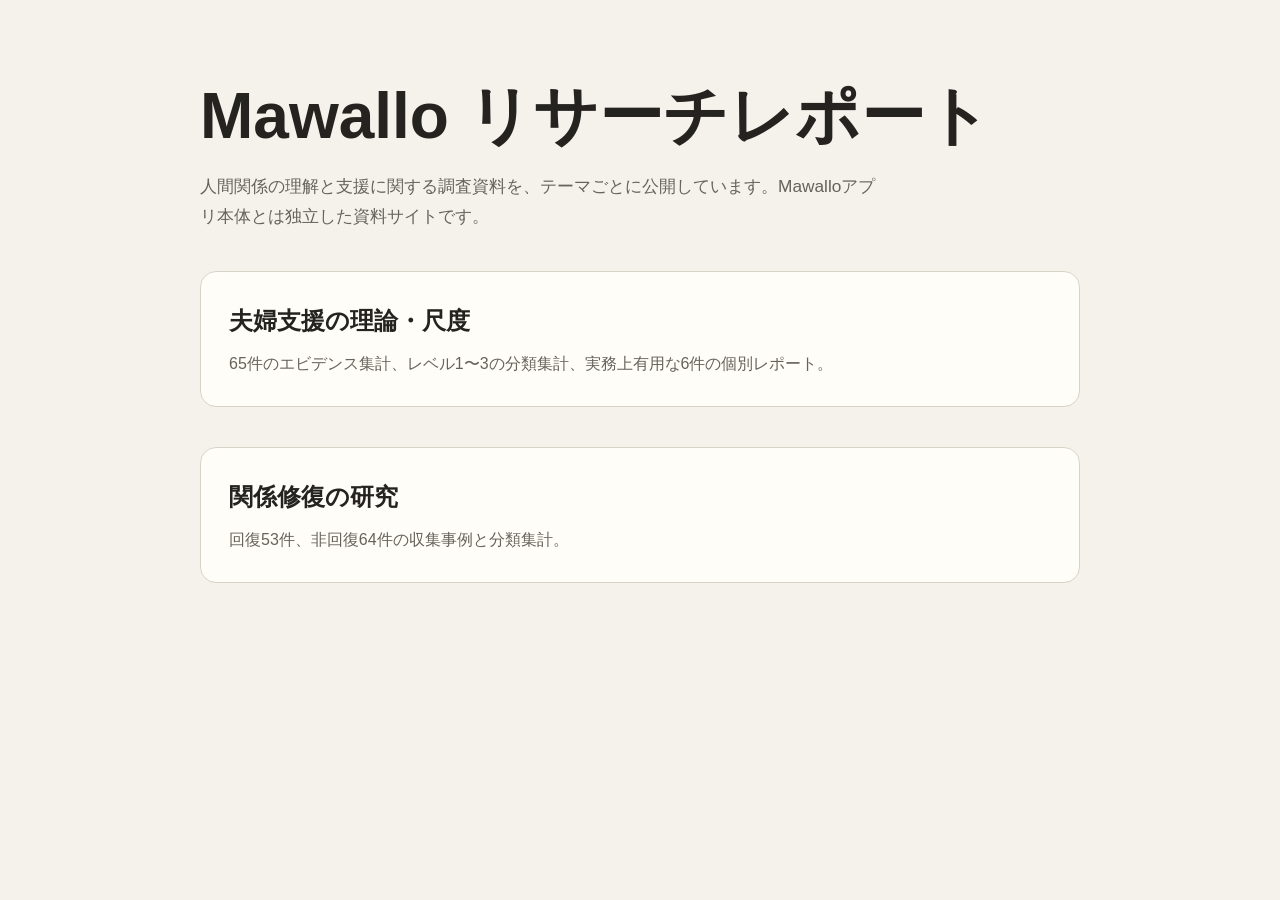
<file: docs/index.html>
<!doctype html>
<html lang="ja">
<head>
  <meta charset="utf-8">
  <meta name="viewport" content="width=device-width, initial-scale=1">
  <title>Mawallo リサーチレポート</title>
  <style>
    :root { color-scheme: light dark; --bg:#f5f2eb; --paper:#fffdf8; --ink:#24231f; --muted:#66635b; --line:#d9d3c7; --accent:#245c4b; }
    * { box-sizing:border-box; }
    body { margin:0; background:var(--bg); color:var(--ink); font-family:-apple-system,BlinkMacSystemFont,"Hiragino Sans","Yu Gothic",sans-serif; line-height:1.75; }
    main { width:min(880px,calc(100% - 32px)); margin:0 auto; padding:80px 0; }
    h1 { margin:0; font-size:clamp(2rem,6vw,4rem); line-height:1.15; }
    .lede { max-width:680px; color:var(--muted); font-size:1.08rem; }
    .card { display:block; margin-top:40px; padding:28px; border:1px solid var(--line); border-radius:16px; background:var(--paper); color:inherit; text-decoration:none; }
    .card:hover { border-color:var(--accent); }
    .card h2 { margin:0 0 8px; }
    .card p { margin:0; color:var(--muted); }
    @media (prefers-color-scheme:dark) { :root { --bg:#171914; --paper:#20231d; --ink:#f1efe7; --muted:#b2afa5; --line:#3d4038; --accent:#8ac6ad; } }
  </style>
</head>
<body>
  <main>
    <h1>Mawallo リサーチレポート</h1>
    <p class="lede">人間関係の理解と支援に関する調査資料を、テーマごとに公開しています。Mawalloアプリ本体とは独立した資料サイトです。</p>
    <a class="card" href="typologies/">
      <h2>夫婦支援の理論・尺度</h2>
      <p>65件のエビデンス集計、レベル1〜3の分類集計、実務上有用な6件の個別レポート。</p>
    </a>
    <a class="card" href="repair/">
      <h2>関係修復の研究</h2>
      <p>回復53件、非回復64件の収集事例と分類集計。</p>
    </a>
  </main>
</body>
</html>
</file>
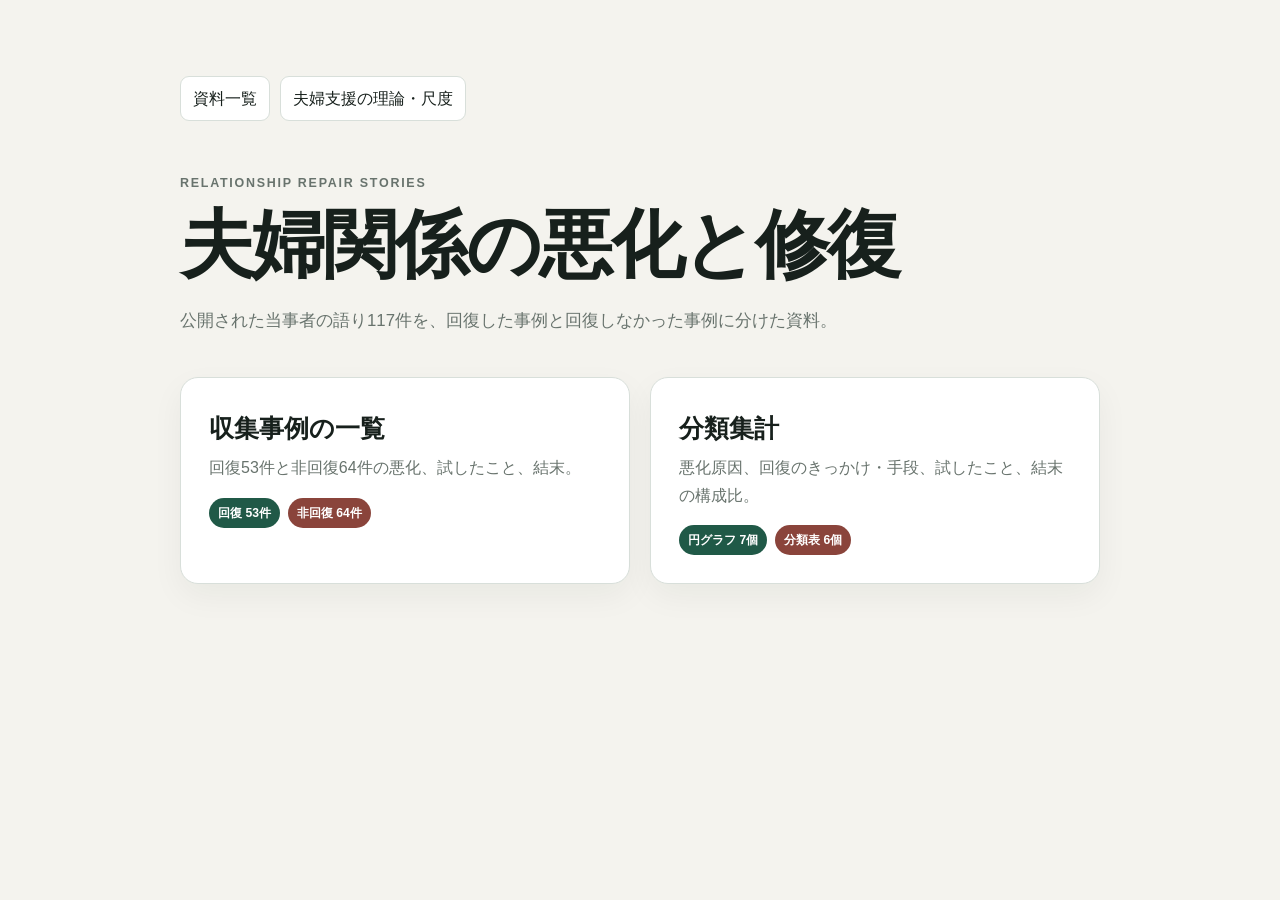
<file: docs/repair/index.html>
<!doctype html>
<html lang="ja">
<head>
  <meta charset="utf-8">
  <meta name="viewport" content="width=device-width, initial-scale=1">
  <title>夫婦関係の悪化と修復 — 体験談117件</title>
  <style>
    :root { color-scheme:light; --bg:#f4f3ee; --paper:#fff; --ink:#17201c; --muted:#68736d; --line:#d8dfda; --green:#205947; --red:#8a443b; }
    * { box-sizing:border-box; }
    body { margin:0; background:var(--bg); color:var(--ink); font-family:-apple-system,BlinkMacSystemFont,"Hiragino Sans","Yu Gothic",sans-serif; line-height:1.7; }
    main { width:min(920px,calc(100% - 36px)); margin:auto; padding:76px 0; }
    nav { display:flex; flex-wrap:wrap; gap:10px; margin-bottom:52px; }
    nav a { padding:8px 12px; border:1px solid var(--line); border-radius:9px; background:var(--paper); color:inherit; text-decoration:none; }
    .eyebrow { margin:0 0 10px; color:var(--muted); font-size:.78rem; font-weight:800; letter-spacing:.14em; text-transform:uppercase; }
    h1 { margin:0; font:700 clamp(2.3rem,6vw,4.6rem)/1.12 Georgia,"Yu Mincho",serif; letter-spacing:-.035em; }
    .lede { max-width:710px; margin:20px 0 42px; color:var(--muted); font-size:1.05rem; }
    .cards { display:grid; grid-template-columns:repeat(2,minmax(0,1fr)); gap:20px; }
    .card { display:block; padding:28px; border:1px solid var(--line); border-radius:18px; background:var(--paper); color:inherit; text-decoration:none; box-shadow:0 12px 32px rgba(23,32,28,.05); }
    .card:hover { border-color:var(--green); }
    .card span { color:var(--muted); font-size:.8rem; font-weight:800; }
    .card h2 { margin:8px 0 9px; font:700 1.55rem/1.25 Georgia,"Yu Mincho",serif; }
    .card p { margin:0; color:var(--muted); }
    .counts { display:flex; gap:8px; margin-top:16px; }
    .counts b { padding:5px 9px; border-radius:999px; color:#fff; background:var(--green); font-size:.76rem; }
    .counts b:last-child { background:var(--red); }
    @media (max-width:680px) { .cards { grid-template-columns:1fr; } }
  </style>
</head>
<body>
<main>
  <nav aria-label="公開資料"><a href="../">資料一覧</a><a href="../typologies/">夫婦支援の理論・尺度</a></nav>
  <p class="eyebrow">Relationship repair stories</p>
  <h1>夫婦関係の悪化と修復</h1>
  <p class="lede">公開された当事者の語り117件を、回復した事例と回復しなかった事例に分けた資料。</p>
  <div class="cards">
    <a class="card" href="report.html"><h2>収集事例の一覧</h2><p>回復53件と非回復64件の悪化、試したこと、結末。</p><div class="counts"><b>回復 53件</b><b>非回復 64件</b></div></a>
    <a class="card" href="aggregate-report.html"><h2>分類集計</h2><p>悪化原因、回復のきっかけ・手段、試したこと、結末の構成比。</p><div class="counts"><b>円グラフ 7個</b><b>分類表 6個</b></div></a>
  </div>
</main>
</body>
</html>
</file>
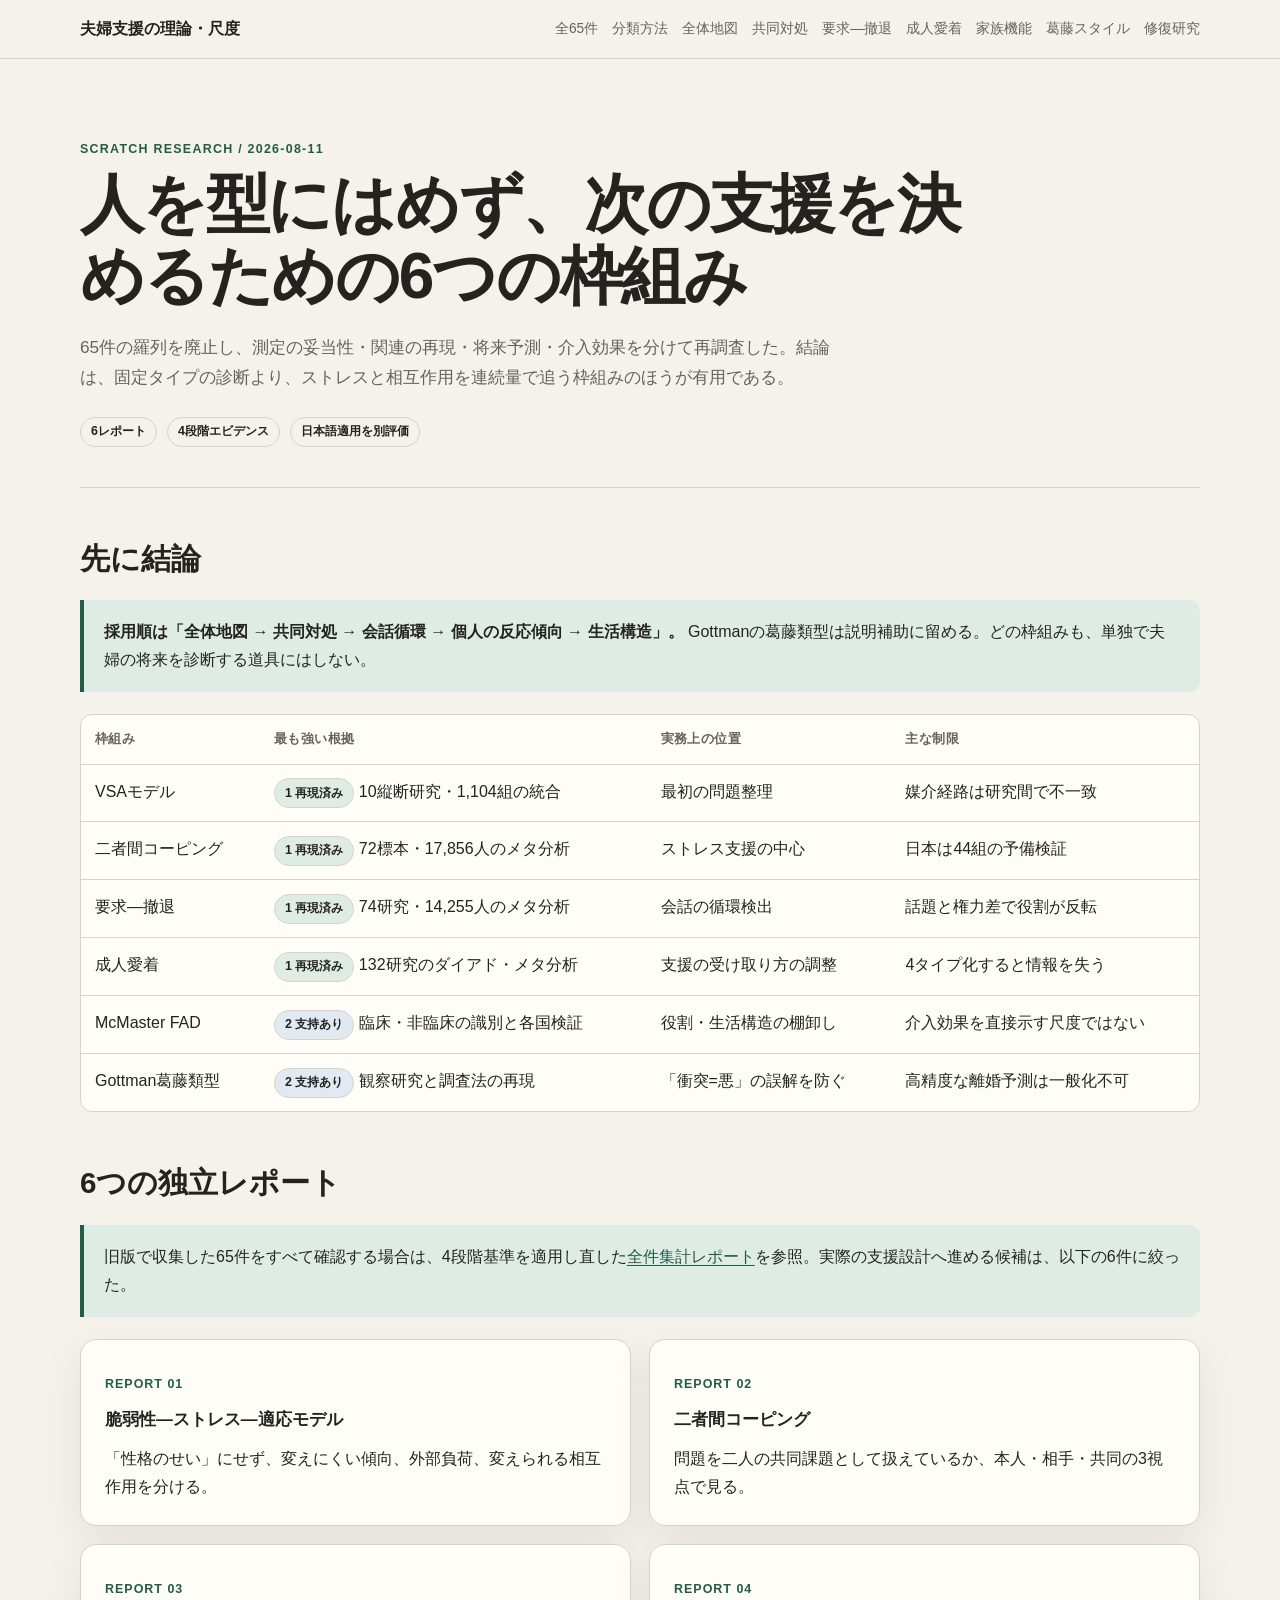
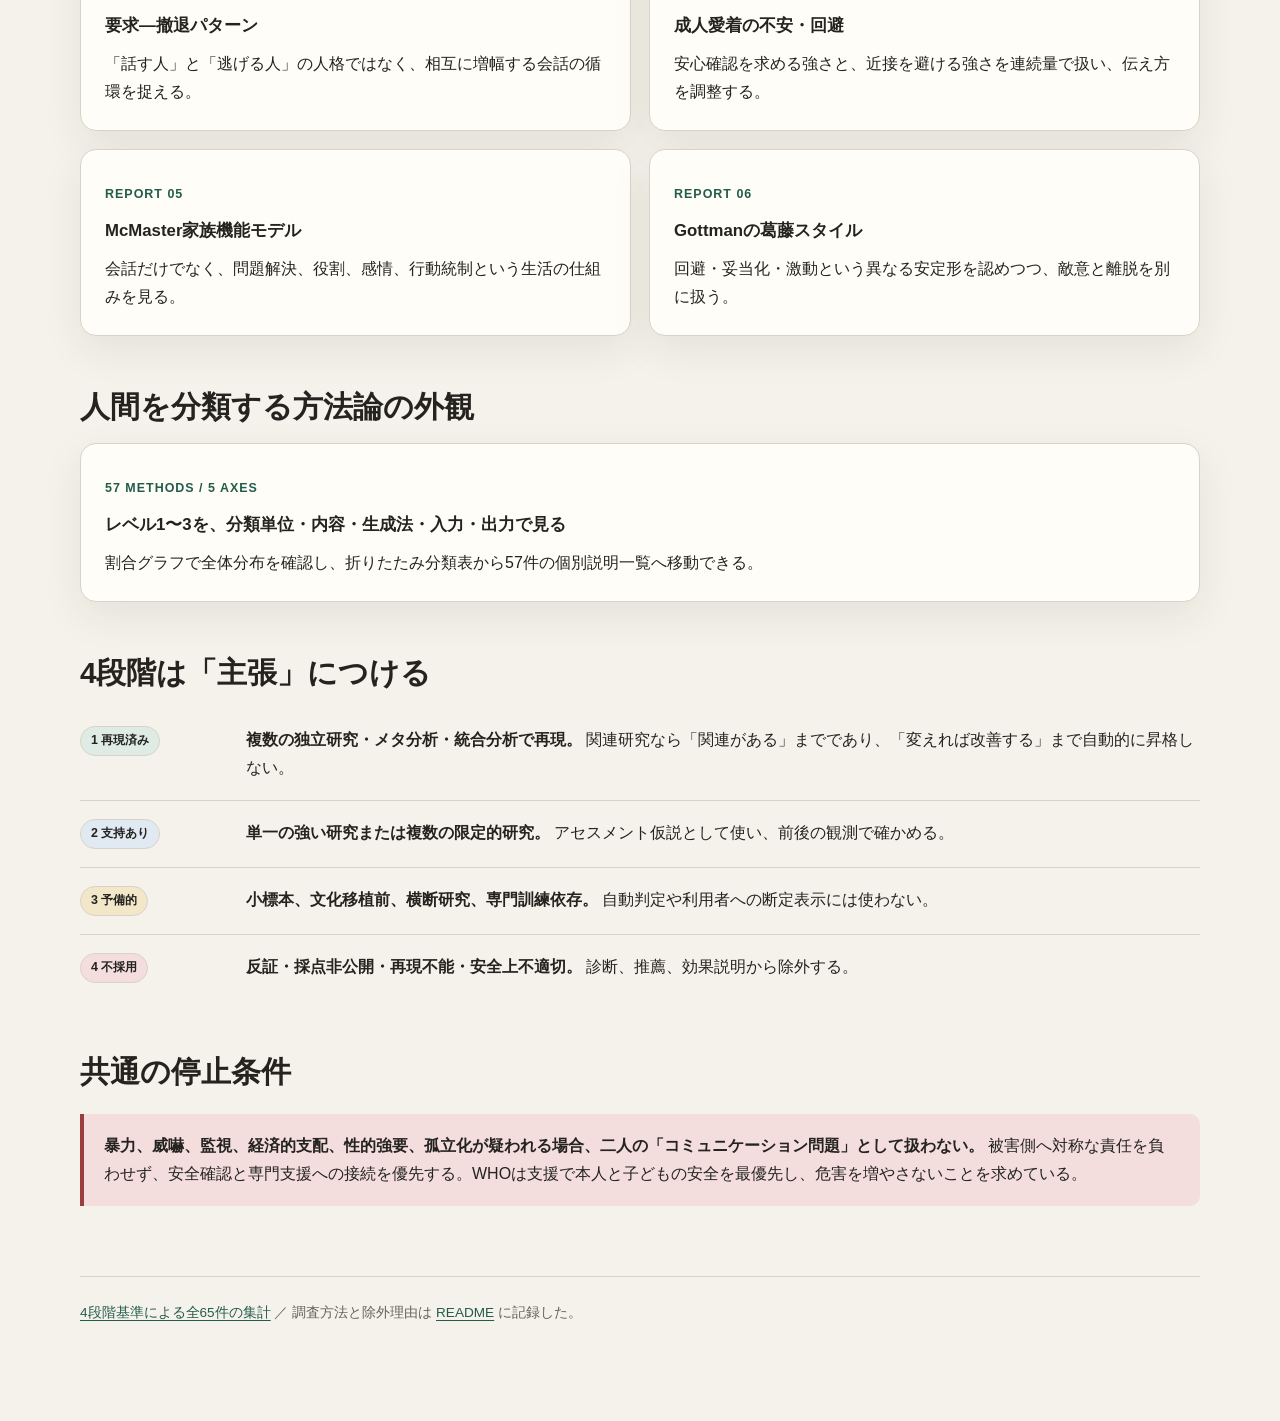
<file: docs/typologies/index.html>
<!doctype html>
<html lang="ja">
<head>
  <meta charset="utf-8">
  <meta name="viewport" content="width=device-width, initial-scale=1">
  <title>夫婦支援に使える6つの枠組み — 再調査</title>
  <link rel="stylesheet" href="styles.css">
</head>
<body>
  <div class="topbar"><div class="shell">
    <a class="brand" href="index.html">夫婦支援の理論・尺度</a>
    <nav class="nav" aria-label="レポート一覧">
      <a href="report.html">全65件</a>
      <a href="classification-map.html">分類方法</a>
      <a href="01-vulnerability-stress-adaptation.html">全体地図</a>
      <a href="02-dyadic-coping.html">共同対処</a>
      <a href="03-demand-withdraw.html">要求―撤退</a>
      <a href="04-adult-attachment.html">成人愛着</a>
      <a href="05-family-assessment-device.html">家族機能</a>
      <a href="06-gottman-conflict-types.html">葛藤スタイル</a>
      <a href="https://masaori.github.io/mawallo-research-reports/repair/">修復研究</a>
    </nav>
  </div></div>

  <main class="shell">
    <header class="hero">
      <p class="eyebrow">Scratch research / 2026-08-11</p>
      <h1>人を型にはめず、次の支援を決めるための6つの枠組み</h1>
      <p class="lede">65件の羅列を廃止し、測定の妥当性・関連の再現・将来予測・介入効果を分けて再調査した。結論は、固定タイプの診断より、ストレスと相互作用を連続量で追う枠組みのほうが有用である。</p>
      <div class="meta"><span class="pill">6レポート</span><span class="pill">4段階エビデンス</span><span class="pill">日本語適用を別評価</span></div>
    </header>

    <section aria-labelledby="conclusion">
      <h2 id="conclusion">先に結論</h2>
      <div class="callout">
        <p><strong>採用順は「全体地図 → 共同対処 → 会話循環 → 個人の反応傾向 → 生活構造」。</strong> Gottmanの葛藤類型は説明補助に留める。どの枠組みも、単独で夫婦の将来を診断する道具にはしない。</p>
      </div>
      <div class="table-wrap"><table>
        <thead><tr><th>枠組み</th><th>最も強い根拠</th><th>実務上の位置</th><th>主な制限</th></tr></thead>
        <tbody>
          <tr><td>VSAモデル</td><td><span class="level level-1">1 再現済み</span> 10縦断研究・1,104組の統合</td><td>最初の問題整理</td><td>媒介経路は研究間で不一致</td></tr>
          <tr><td>二者間コーピング</td><td><span class="level level-1">1 再現済み</span> 72標本・17,856人のメタ分析</td><td>ストレス支援の中心</td><td>日本は44組の予備検証</td></tr>
          <tr><td>要求―撤退</td><td><span class="level level-1">1 再現済み</span> 74研究・14,255人のメタ分析</td><td>会話の循環検出</td><td>話題と権力差で役割が反転</td></tr>
          <tr><td>成人愛着</td><td><span class="level level-1">1 再現済み</span> 132研究のダイアド・メタ分析</td><td>支援の受け取り方の調整</td><td>4タイプ化すると情報を失う</td></tr>
          <tr><td>McMaster FAD</td><td><span class="level level-2">2 支持あり</span> 臨床・非臨床の識別と各国検証</td><td>役割・生活構造の棚卸し</td><td>介入効果を直接示す尺度ではない</td></tr>
          <tr><td>Gottman葛藤類型</td><td><span class="level level-2">2 支持あり</span> 観察研究と調査法の再現</td><td>「衝突=悪」の誤解を防ぐ</td><td>高精度な離婚予測は一般化不可</td></tr>
        </tbody>
      </table></div>
    </section>

    <section aria-labelledby="reports">
      <h2 id="reports">6つの独立レポート</h2>
      <div class="callout"><p>旧版で収集した65件をすべて確認する場合は、4段階基準を適用し直した<a href="report.html">全件集計レポート</a>を参照。実際の支援設計へ進める候補は、以下の6件に絞った。</p></div>
      <div class="grid">
        <a class="card-link" href="01-vulnerability-stress-adaptation.html"><article class="card"><p class="number">REPORT 01</p><h3>脆弱性―ストレス―適応モデル</h3><p>「性格のせい」にせず、変えにくい傾向、外部負荷、変えられる相互作用を分ける。</p></article></a>
        <a class="card-link" href="02-dyadic-coping.html"><article class="card"><p class="number">REPORT 02</p><h3>二者間コーピング</h3><p>問題を二人の共同課題として扱えているか、本人・相手・共同の3視点で見る。</p></article></a>
        <a class="card-link" href="03-demand-withdraw.html"><article class="card"><p class="number">REPORT 03</p><h3>要求―撤退パターン</h3><p>「話す人」と「逃げる人」の人格ではなく、相互に増幅する会話の循環を捉える。</p></article></a>
        <a class="card-link" href="04-adult-attachment.html"><article class="card"><p class="number">REPORT 04</p><h3>成人愛着の不安・回避</h3><p>安心確認を求める強さと、近接を避ける強さを連続量で扱い、伝え方を調整する。</p></article></a>
        <a class="card-link" href="05-family-assessment-device.html"><article class="card"><p class="number">REPORT 05</p><h3>McMaster家族機能モデル</h3><p>会話だけでなく、問題解決、役割、感情、行動統制という生活の仕組みを見る。</p></article></a>
        <a class="card-link" href="06-gottman-conflict-types.html"><article class="card"><p class="number">REPORT 06</p><h3>Gottmanの葛藤スタイル</h3><p>回避・妥当化・激動という異なる安定形を認めつつ、敵意と離脱を別に扱う。</p></article></a>
      </div>
    </section>

    <section aria-labelledby="landscape">
      <h2 id="landscape">人間を分類する方法論の外観</h2>
      <a class="card-link" href="classification-map.html"><article class="card"><p class="number">57 METHODS / 5 AXES</p><h3>レベル1〜3を、分類単位・内容・生成法・入力・出力で見る</h3><p>割合グラフで全体分布を確認し、折りたたみ分類表から57件の個別説明一覧へ移動できる。</p></article></a>
    </section>

    <section aria-labelledby="levels">
      <h2 id="levels">4段階は「主張」につける</h2>
      <div class="claim"><span class="level level-1">1 再現済み</span><div><strong>複数の独立研究・メタ分析・統合分析で再現。</strong> 関連研究なら「関連がある」までであり、「変えれば改善する」まで自動的に昇格しない。</div></div>
      <div class="claim"><span class="level level-2">2 支持あり</span><div><strong>単一の強い研究または複数の限定的研究。</strong> アセスメント仮説として使い、前後の観測で確かめる。</div></div>
      <div class="claim"><span class="level level-3">3 予備的</span><div><strong>小標本、文化移植前、横断研究、専門訓練依存。</strong> 自動判定や利用者への断定表示には使わない。</div></div>
      <div class="claim"><span class="level level-4">4 不採用</span><div><strong>反証・採点非公開・再現不能・安全上不適切。</strong> 診断、推薦、効果説明から除外する。</div></div>
    </section>

    <section aria-labelledby="safety">
      <h2 id="safety">共通の停止条件</h2>
      <div class="callout stop"><p><strong>暴力、威嚇、監視、経済的支配、性的強要、孤立化が疑われる場合、二人の「コミュニケーション問題」として扱わない。</strong> 被害側へ対称な責任を負わせず、安全確認と専門支援への接続を優先する。WHOは支援で本人と子どもの安全を最優先し、危害を増やさないことを求めている。</p></div>
    </section>

    <footer class="footer"><a href="report.html">4段階基準による全65件の集計</a> ／ 調査方法と除外理由は <a href="README.md">README</a> に記録した。</footer>
  </main>
</body>
</html>
</file>
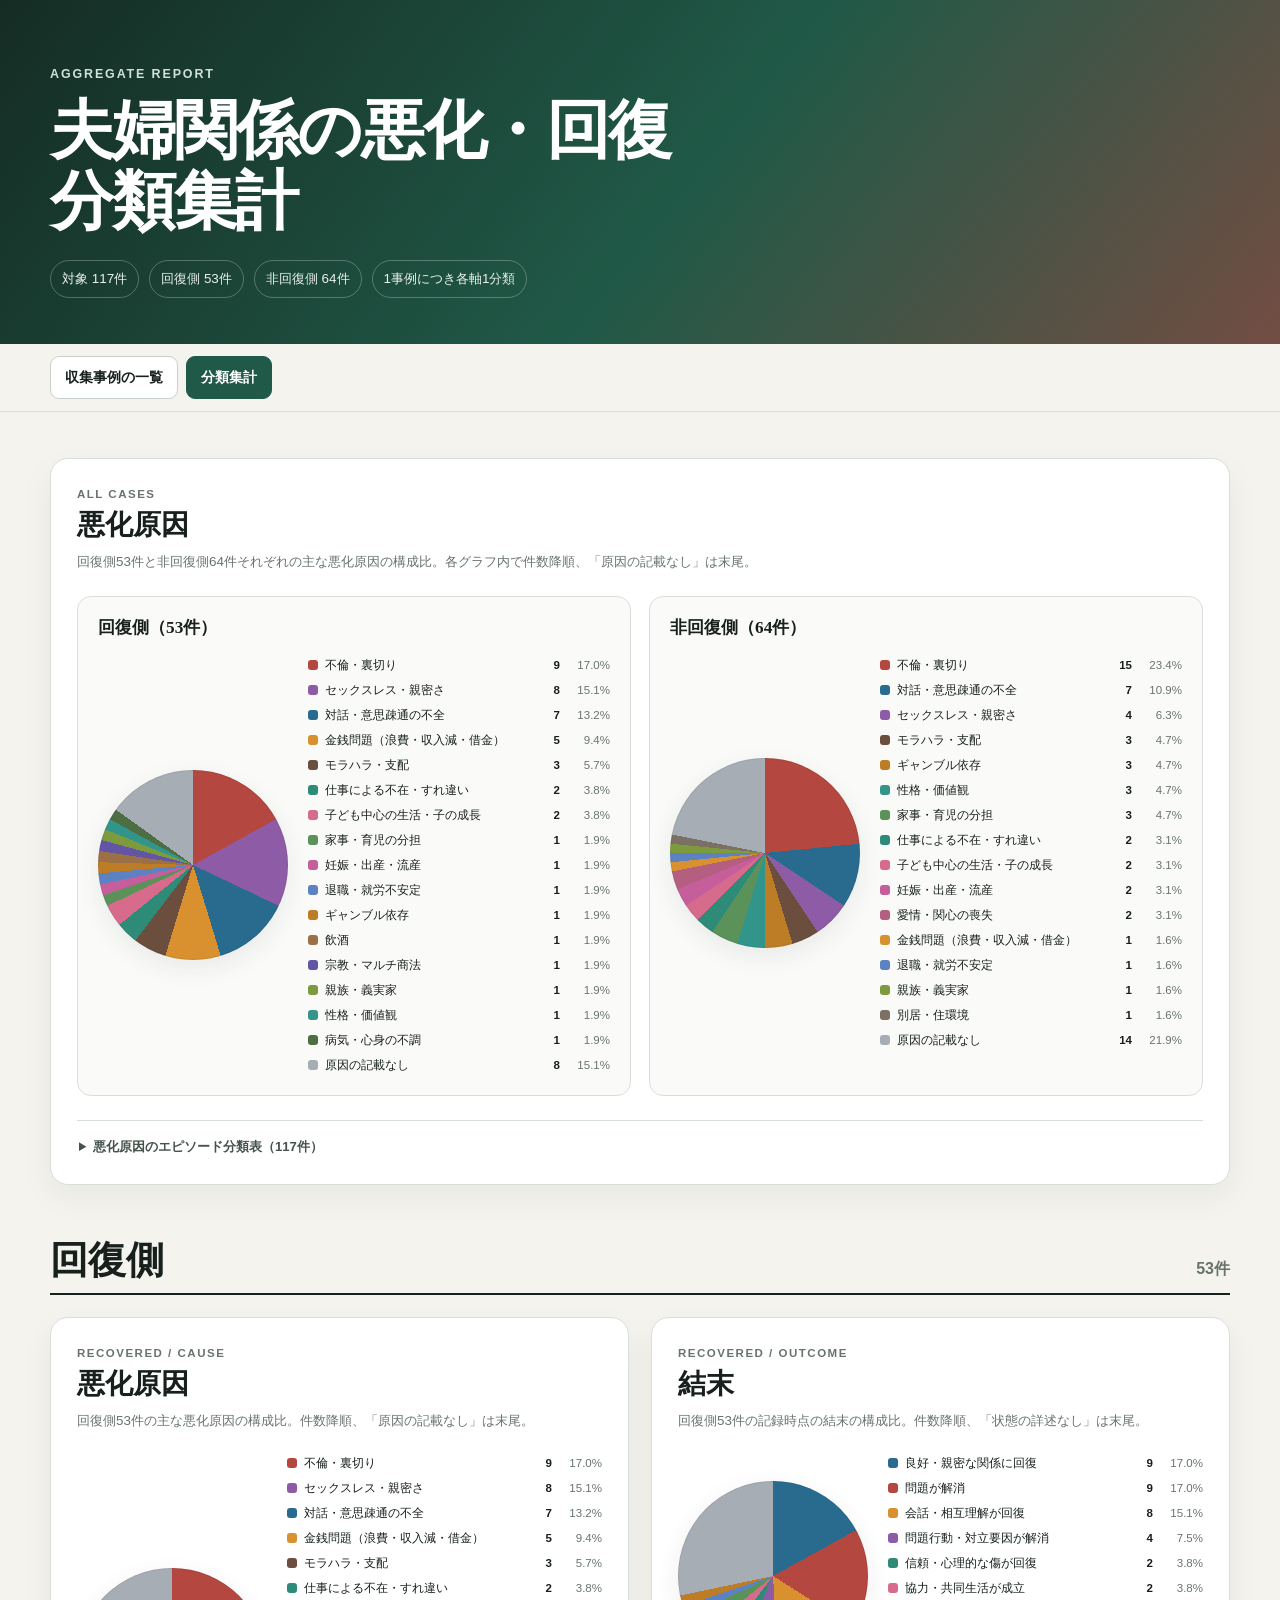
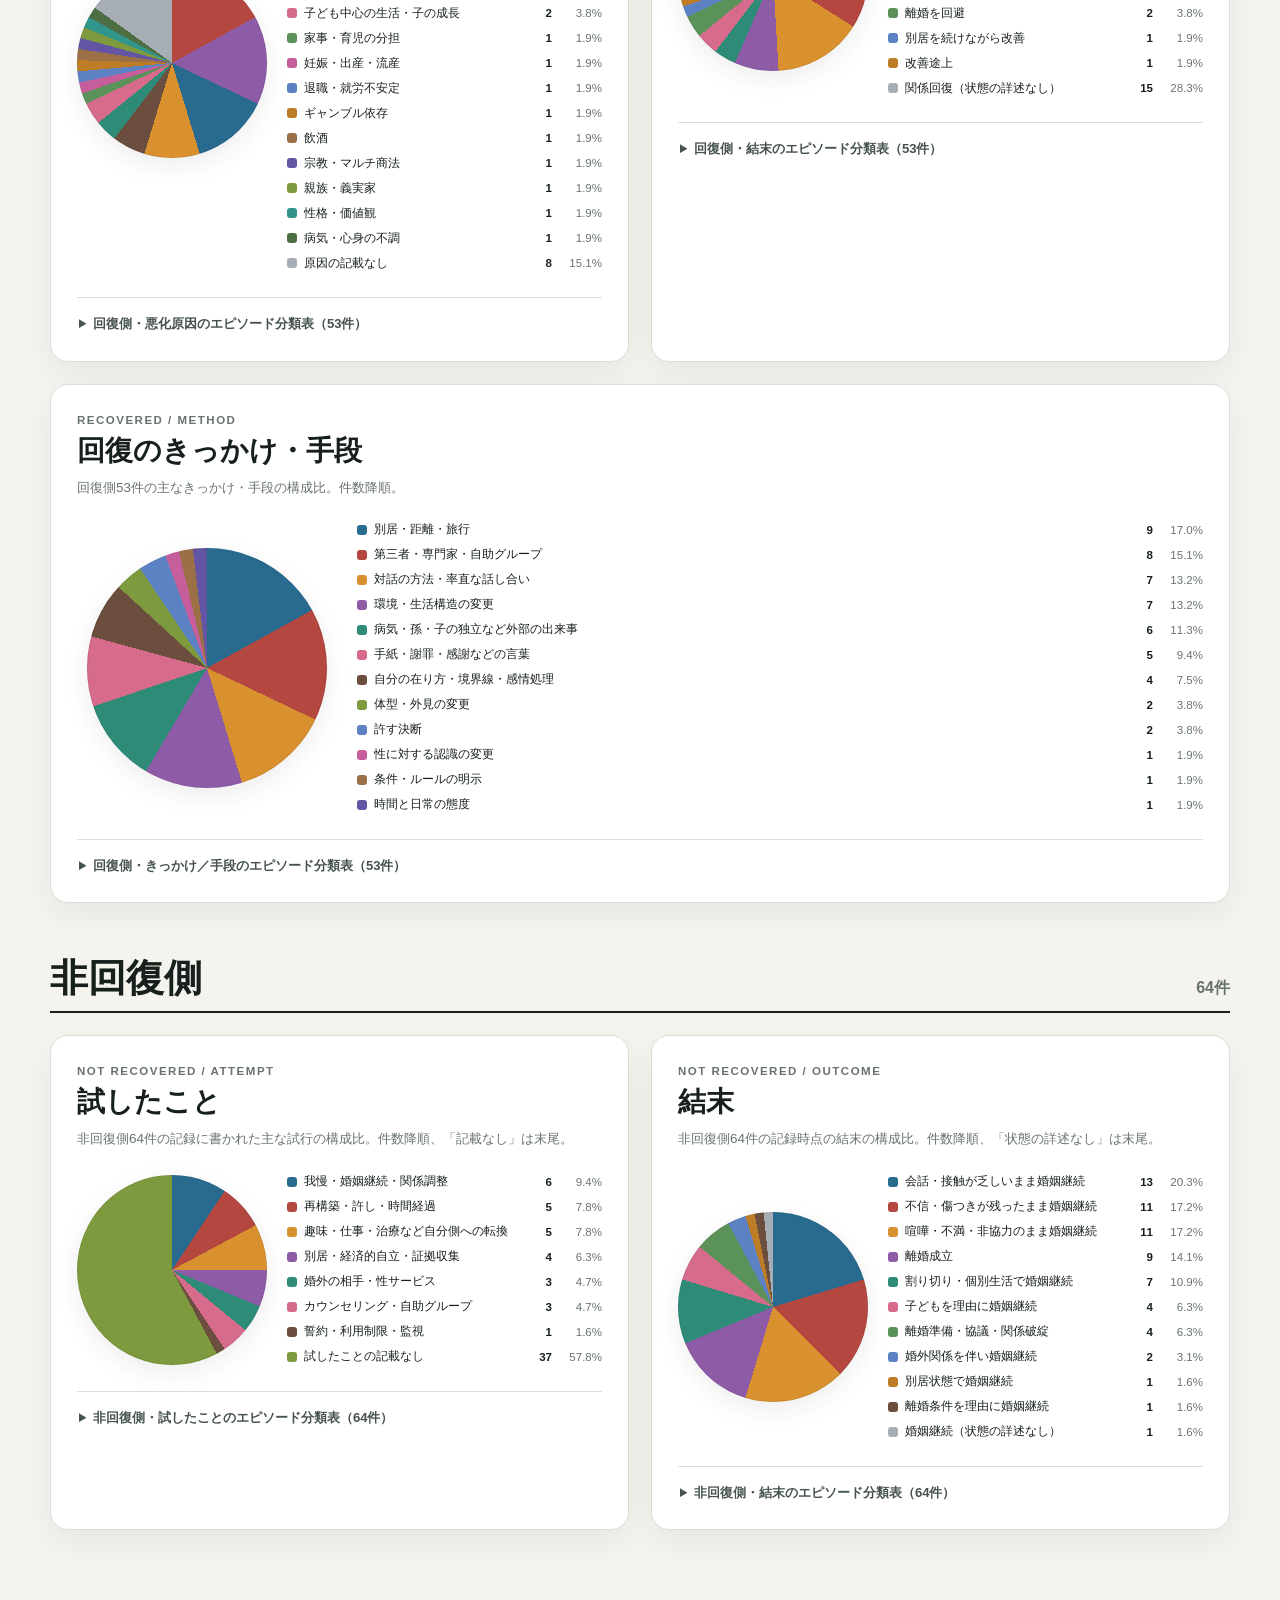
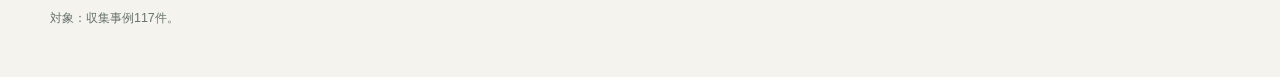
<file: docs/repair/aggregate-report.html>
<!doctype html>
<html lang="ja">
<head>
<meta charset="utf-8">
<meta name="viewport" content="width=device-width, initial-scale=1">
<title>夫婦関係の悪化・回復 分類集計</title>
<style>
  :root { color-scheme:light; --ink:#17201c; --muted:#68736d; --paper:#f4f3ee; --card:#fff; --line:#d8dfda; }
  * { box-sizing:border-box; }
  html { scroll-behavior:smooth; }
  body { margin:0; background:var(--paper); color:var(--ink); font-family:-apple-system,BlinkMacSystemFont,"Hiragino Sans","Yu Gothic UI","Yu Gothic",sans-serif; line-height:1.65; }
  .hero { padding:64px 24px 46px; color:#fff; background:linear-gradient(128deg,#152c24 0%,#205947 54%,#734d43 100%); }
  .hero-inner,main,footer { width:min(1180px,calc(100% - 40px)); margin-inline:auto; }
  .hero .eyebrow { margin:0 0 10px; color:#cfe1d9; font-size:.78rem; font-weight:800; letter-spacing:.15em; text-transform:uppercase; }
  h1 { margin:0; font-family:Georgia,"Yu Mincho",serif; font-size:clamp(2.2rem,5vw,4.4rem); line-height:1.12; letter-spacing:-.035em; }
  .hero-meta { display:flex; flex-wrap:wrap; gap:10px; margin-top:22px; }
  .hero-meta span { padding:7px 11px; border:1px solid rgba(255,255,255,.26); border-radius:999px; color:#eaf1ee; font-size:.84rem; }
  .axis-nav { position:sticky; top:0; z-index:5; display:flex; flex-wrap:wrap; gap:8px; padding:12px max(20px,calc((100vw - 1180px)/2)); background:rgba(244,243,238,.94); border-bottom:1px solid var(--line); backdrop-filter:blur(10px); }
  .axis-nav a { padding:9px 14px; border:1px solid #c8d0cb; border-radius:9px; background:#fff; color:var(--ink); font-size:.88rem; font-weight:750; text-decoration:none; }
  .axis-nav a[aria-current="page"] { color:#fff; border-color:#205947; background:#205947; }
  main { display:grid; grid-template-columns:repeat(2,minmax(0,1fr)); gap:22px; padding:46px 0 78px; }
  .group-title { grid-column:1/-1; display:flex; align-items:end; justify-content:space-between; margin-top:30px; padding-bottom:10px; border-bottom:2px solid var(--ink); }
  .group-title h2 { margin:0; font:700 clamp(1.6rem,3vw,2.5rem)/1.2 Georgia,"Yu Mincho",serif; }
  .group-title span { color:var(--muted); font-weight:800; }
  .chart-card { min-width:0; padding:26px; background:var(--card); border:1px solid var(--line); border-radius:18px; box-shadow:0 12px 32px rgba(23,32,28,.055); }
  .chart-card.wide { grid-column:1/-1; }
  .chart-heading p { margin:0 0 3px; color:var(--muted); font-size:.72rem; font-weight:850; letter-spacing:.13em; text-transform:uppercase; }
  .chart-heading h2 { margin:0; font:700 clamp(1.25rem,2.3vw,1.75rem)/1.25 Georgia,"Yu Mincho",serif; }
  .chart-description { margin:9px 0 22px; color:var(--muted); font-size:.84rem; }
  .cause-grid { display:grid; grid-template-columns:repeat(2,minmax(0,1fr)); gap:18px; }
  .cause-panel { min-width:0; padding:20px; border:1px solid var(--line); border-radius:14px; background:#fafbf9; }
  .cause-panel h3 { margin:0 0 17px; font:700 1.08rem/1.3 Georgia,"Yu Mincho",serif; }
  .pie-layout { display:grid; grid-template-columns:minmax(145px,190px) minmax(0,1fr); gap:20px; align-items:center; }
  .wide > .pie-layout { grid-template-columns:minmax(190px,260px) minmax(0,1fr); }
  .pie { width:100%; max-width:240px; aspect-ratio:1; margin-inline:auto; border-radius:50%; box-shadow:inset 0 0 0 1px rgba(23,32,28,.08),0 8px 24px rgba(23,32,28,.08); }
  .pie-legend { display:grid; gap:6px; margin:0; padding:0; list-style:none; font-size:.72rem; }
  .pie-legend li { display:grid; grid-template-columns:10px minmax(0,1fr) auto 43px; gap:7px; align-items:center; min-width:0; }
  .pie-legend i { width:10px; height:10px; border-radius:3px; }
  .pie-legend .label { min-width:0; line-height:1.35; }
  .pie-legend strong,.pie-legend .share { font-variant-numeric:tabular-nums; }
  .pie-legend .share { color:var(--muted); text-align:right; }
  .classification { margin-top:24px; border-top:1px solid var(--line); }
  .classification summary { padding:15px 2px 0; color:#46534c; font-size:.82rem; font-weight:800; cursor:pointer; }
  .table-scroll { overflow:auto; margin-top:14px; }
  table { width:100%; border-collapse:collapse; font-size:.78rem; }
  th,td { padding:10px; border-bottom:1px solid #e5e9e6; text-align:left; vertical-align:top; }
  thead th { color:var(--muted); font-size:.72rem; white-space:nowrap; }
  tfoot th { border-top:2px solid var(--line); border-bottom:0; }
  .number { width:56px; text-align:right; font-variant-numeric:tabular-nums; }
  .episodes { min-width:170px; line-height:2; }
  .episode-link { display:inline-block; min-width:34px; margin:0 3px 3px 0; padding:1px 5px; border-radius:5px; background:#eef1ef; color:#29362f; font:700 .72rem/1.6 ui-monospace,SFMono-Regular,Menlo,monospace; text-align:center; text-decoration:none; }
  .episode-link:hover { background:#dfe6e1; }
  .none { color:#9ba39e; }
  footer { padding:0 0 48px; color:var(--muted); font-size:.78rem; }
  @media (max-width:900px) {
    main { grid-template-columns:1fr; }
    .chart-card.wide,.group-title { grid-column:1; }
    .cause-grid { grid-template-columns:1fr; }
  }
  @media (max-width:560px) {
    .hero { padding-top:46px; }
    .chart-card { padding:20px; }
    .pie-layout,.wide > .pie-layout { grid-template-columns:1fr; }
    .pie { width:min(100%,220px); }
  }
</style>
</head>
<body>
<header class="hero">
  <div class="hero-inner">
    <p class="eyebrow">Aggregate report</p>
    <h1>夫婦関係の悪化・回復<br>分類集計</h1>
    <div class="hero-meta"><span>対象 117件</span><span>回復側 53件</span><span>非回復側 64件</span><span>1事例につき各軸1分類</span></div>
  </div>
</header>
<nav class="axis-nav" aria-label="夫婦関係の悪化と修復">
  <a href="report.html">収集事例の一覧</a><a href="aggregate-report.html" aria-current="page">分類集計</a>
</nav>
<main>
  <section id="all-causes" class="chart-card wide">
    <div class="chart-heading"><p>All cases</p><h2>悪化原因</h2></div>
    <p class="chart-description">回復側53件と非回復側64件それぞれの主な悪化原因の構成比。各グラフ内で件数降順、「原因の記載なし」は末尾。</p>
    <div class="cause-grid">
      <section class="cause-panel"><h3>回復側（53件）</h3><div class="pie-layout">
    <div class="pie" role="img" aria-label="回復側の悪化原因" style="background:conic-gradient(#b4473f 0.0000% 16.9811%,#8e5ba6 16.9811% 32.0755%,#296b8f 32.0755% 45.2830%,#d9902f 45.2830% 54.7170%,#6b4e3d 54.7170% 60.3774%,#2e8b78 60.3774% 64.1509%,#d66b8c 64.1509% 67.9245%,#5b9259 67.9245% 69.8113%,#c65e9c 69.8113% 71.6981%,#5c82c4 71.6981% 73.5849%,#bd7d27 73.5849% 75.4717%,#9c7047 75.4717% 77.3585%,#6354a4 77.3585% 79.2453%,#7e9a3e 79.2453% 81.1321%,#31958b 81.1321% 83.0189%,#4d6d43 83.0189% 84.9057%,#a7adb4 84.9057% 100.0000%)"></div>
    <ol class="pie-legend"><li><i style="background:#b4473f"></i><span class="label">不倫・裏切り</span><strong>9</strong><span class="share">17.0%</span></li><li><i style="background:#8e5ba6"></i><span class="label">セックスレス・親密さ</span><strong>8</strong><span class="share">15.1%</span></li><li><i style="background:#296b8f"></i><span class="label">対話・意思疎通の不全</span><strong>7</strong><span class="share">13.2%</span></li><li><i style="background:#d9902f"></i><span class="label">金銭問題（浪費・収入減・借金）</span><strong>5</strong><span class="share">9.4%</span></li><li><i style="background:#6b4e3d"></i><span class="label">モラハラ・支配</span><strong>3</strong><span class="share">5.7%</span></li><li><i style="background:#2e8b78"></i><span class="label">仕事による不在・すれ違い</span><strong>2</strong><span class="share">3.8%</span></li><li><i style="background:#d66b8c"></i><span class="label">子ども中心の生活・子の成長</span><strong>2</strong><span class="share">3.8%</span></li><li><i style="background:#5b9259"></i><span class="label">家事・育児の分担</span><strong>1</strong><span class="share">1.9%</span></li><li><i style="background:#c65e9c"></i><span class="label">妊娠・出産・流産</span><strong>1</strong><span class="share">1.9%</span></li><li><i style="background:#5c82c4"></i><span class="label">退職・就労不安定</span><strong>1</strong><span class="share">1.9%</span></li><li><i style="background:#bd7d27"></i><span class="label">ギャンブル依存</span><strong>1</strong><span class="share">1.9%</span></li><li><i style="background:#9c7047"></i><span class="label">飲酒</span><strong>1</strong><span class="share">1.9%</span></li><li><i style="background:#6354a4"></i><span class="label">宗教・マルチ商法</span><strong>1</strong><span class="share">1.9%</span></li><li><i style="background:#7e9a3e"></i><span class="label">親族・義実家</span><strong>1</strong><span class="share">1.9%</span></li><li><i style="background:#31958b"></i><span class="label">性格・価値観</span><strong>1</strong><span class="share">1.9%</span></li><li><i style="background:#4d6d43"></i><span class="label">病気・心身の不調</span><strong>1</strong><span class="share">1.9%</span></li><li><i style="background:#a7adb4"></i><span class="label">原因の記載なし</span><strong>8</strong><span class="share">15.1%</span></li></ol>
  </div></section>
      <section class="cause-panel"><h3>非回復側（64件）</h3><div class="pie-layout">
    <div class="pie" role="img" aria-label="非回復側の悪化原因" style="background:conic-gradient(#b4473f 0.0000% 23.4375%,#296b8f 23.4375% 34.3750%,#8e5ba6 34.3750% 40.6250%,#6b4e3d 40.6250% 45.3125%,#bd7d27 45.3125% 50.0000%,#31958b 50.0000% 54.6875%,#5b9259 54.6875% 59.3750%,#2e8b78 59.3750% 62.5000%,#d66b8c 62.5000% 65.6250%,#c65e9c 65.6250% 68.7500%,#b45f80 68.7500% 71.8750%,#d9902f 71.8750% 73.4375%,#5c82c4 73.4375% 75.0000%,#7e9a3e 75.0000% 76.5625%,#7c6f64 76.5625% 78.1250%,#a7adb4 78.1250% 100.0000%)"></div>
    <ol class="pie-legend"><li><i style="background:#b4473f"></i><span class="label">不倫・裏切り</span><strong>15</strong><span class="share">23.4%</span></li><li><i style="background:#296b8f"></i><span class="label">対話・意思疎通の不全</span><strong>7</strong><span class="share">10.9%</span></li><li><i style="background:#8e5ba6"></i><span class="label">セックスレス・親密さ</span><strong>4</strong><span class="share">6.3%</span></li><li><i style="background:#6b4e3d"></i><span class="label">モラハラ・支配</span><strong>3</strong><span class="share">4.7%</span></li><li><i style="background:#bd7d27"></i><span class="label">ギャンブル依存</span><strong>3</strong><span class="share">4.7%</span></li><li><i style="background:#31958b"></i><span class="label">性格・価値観</span><strong>3</strong><span class="share">4.7%</span></li><li><i style="background:#5b9259"></i><span class="label">家事・育児の分担</span><strong>3</strong><span class="share">4.7%</span></li><li><i style="background:#2e8b78"></i><span class="label">仕事による不在・すれ違い</span><strong>2</strong><span class="share">3.1%</span></li><li><i style="background:#d66b8c"></i><span class="label">子ども中心の生活・子の成長</span><strong>2</strong><span class="share">3.1%</span></li><li><i style="background:#c65e9c"></i><span class="label">妊娠・出産・流産</span><strong>2</strong><span class="share">3.1%</span></li><li><i style="background:#b45f80"></i><span class="label">愛情・関心の喪失</span><strong>2</strong><span class="share">3.1%</span></li><li><i style="background:#d9902f"></i><span class="label">金銭問題（浪費・収入減・借金）</span><strong>1</strong><span class="share">1.6%</span></li><li><i style="background:#5c82c4"></i><span class="label">退職・就労不安定</span><strong>1</strong><span class="share">1.6%</span></li><li><i style="background:#7e9a3e"></i><span class="label">親族・義実家</span><strong>1</strong><span class="share">1.6%</span></li><li><i style="background:#7c6f64"></i><span class="label">別居・住環境</span><strong>1</strong><span class="share">1.6%</span></li><li><i style="background:#a7adb4"></i><span class="label">原因の記載なし</span><strong>14</strong><span class="share">21.9%</span></li></ol>
  </div></section>
    </div>
    <details class="classification">
    <summary>悪化原因のエピソード分類表（117件）</summary>
    <div class="table-scroll"><table>
      <thead><tr><th>分類</th><th class="number">回復側</th><th>回復側エピソード</th><th class="number">非回復側</th><th>非回復側エピソード</th></tr></thead>
      <tbody><tr><td>不倫・裏切り</td><td class="number">9</td><td class="episodes"><a class="episode-link" href="episodes/013-%E7%BE%A9%E5%AE%9F%E5%AE%B6%E3%82%92%E5%91%B3%E6%96%B9%E3%81%AB%E3%81%A4%E3%81%91%E3%81%A6%E5%A4%AB%E3%81%AE%E4%B8%8D%E5%80%AB%E3%82%92%E7%B5%82%E3%82%8F%E3%82%89%E3%81%9B%E3%81%9F%E5%A6%BB.md" target="_blank" rel="noreferrer">013</a> <a class="episode-link" href="episodes/029-%E8%A8%B1%E3%81%99%E3%81%A7%E3%81%AF%E3%81%AA%E3%81%8F%E6%80%92%E3%82%8A%E3%82%92%E6%89%8B%E6%94%BE%E3%81%99_%E9%BB%92%E3%81%84%E6%84%9F%E6%83%85%E3%82%92%E5%BE%B9%E5%BA%95%E7%9A%84%E3%81%AB%E5%90%90%E3%81%8D%E5%87%BA%E3%81%97%E3%81%A6%E7%99%92%E3%81%88%E3%81%9F%E5%A6%BB.md" target="_blank" rel="noreferrer">029</a> <a class="episode-link" href="episodes/041-%E3%81%BE%E3%81%A0%E6%84%9B%E3%81%97%E3%81%A6%E3%81%84%E3%81%9F%E3%81%8B%E3%82%89%E8%A8%B1%E3%81%99%E3%81%A8%E6%B1%BA%E3%82%81%E3%81%9F%E3%82%89%E5%A4%AB%E3%81%8C%E6%9C%80%E5%88%9D%E3%81%AE%E9%A0%83%E3%81%AE%E3%82%88%E3%81%86%E3%81%AB%E6%88%BB%E3%81%A3%E3%81%9F.md" target="_blank" rel="noreferrer">041</a> <a class="episode-link" href="episodes/042-%E6%9D%A1%E4%BB%B6%E3%82%92%E6%8F%90%E7%A4%BA%E3%81%97%E3%81%A6%E5%86%8D%E6%A7%8B%E7%AF%89_1%E5%B9%B4%E7%B5%8C%E3%81%A1%E6%B5%AE%E6%B0%97%E3%81%AE%E6%B0%97%E9%85%8D%E3%81%AF%E3%81%AA%E3%81%84.md" target="_blank" rel="noreferrer">042</a> <a class="episode-link" href="episodes/050-%E5%B9%B4%E8%A1%A8%E3%82%92%E6%9B%B8%E3%81%84%E3%81%9F%E3%82%89A4%E4%B8%80%E6%9E%9A%E3%81%A810%E6%9E%9A_%E6%B5%AE%E6%B0%97%E3%81%AE%E7%90%86%E7%94%B1%E3%81%AF%E5%AF%82%E3%81%97%E3%81%95%E3%81%A0%E3%81%A3%E3%81%9F%E5%A4%AB%E5%A9%A6.md" target="_blank" rel="noreferrer">050</a> <a class="episode-link" href="episodes/082-%E5%A6%8A%E5%A8%A0%E4%B8%AD%E3%81%AE%E5%A4%AB%E3%81%AE%E6%B5%AE%E6%B0%97%E3%81%A8%E7%AB%8B%E4%BC%9A%E3%81%84%E5%87%BA%E7%94%A3%E3%81%A71%E5%B9%B4%E3%83%AC%E3%82%B9_%E4%B8%8D%E5%AE%89%E3%81%A0%E3%81%A8%E6%89%93%E3%81%A1%E6%98%8E%E3%81%91%E3%81%A6%E8%A7%A3%E6%B1%BA.md" target="_blank" rel="noreferrer">082</a> <a class="episode-link" href="episodes/123-%E8%87%AA%E5%88%86%E3%81%AE%E6%B5%AE%E6%B0%97%E3%81%A7%E5%86%B7%E3%81%88%E5%88%87%E3%81%A3%E3%81%9F%E3%81%8C%E3%81%9D%E3%81%AE%E5%BE%8C%E3%81%B5%E3%81%9F%E3%82%8A%E3%81%A7%E6%97%85%E8%A1%8C%E3%81%AB%E8%A1%8C%E3%81%A3%E3%81%A6%E5%9B%9E%E5%BE%A9%E3%81%97%E3%81%9F70%E4%BB%A3%E7%94%B7%E6%80%A7.md" target="_blank" rel="noreferrer">123</a> <a class="episode-link" href="episodes/124-%E4%B8%8D%E5%80%AB%E3%81%8C%E3%81%B0%E3%82%8C%E3%81%A6%E3%81%A8%E3%81%93%E3%81%A8%E3%82%93%E8%A9%B1%E3%81%97%E5%90%88%E3%81%A3%E3%81%9F%E3%81%8B%E3%82%89%E5%9B%9E%E5%BE%A9%E3%81%97%E3%81%9F%E3%81%A8%E3%81%84%E3%81%8640%E4%BB%A3%E5%A5%B3%E6%80%A7.md" target="_blank" rel="noreferrer">124</a> <a class="episode-link" href="episodes/125-%E7%B5%90%E5%A9%9A%E6%97%A9%E3%80%85%E3%81%AB%E5%A4%AB%E3%81%8C%E6%B5%AE%E6%B0%97%E3%81%97%E3%81%A6%E5%86%B7%E3%81%88%E5%88%87%E3%81%A3%E3%81%9F%E3%81%8C%E7%A7%81%E3%81%8C%E8%A8%B1%E3%81%97%E3%81%9F%E3%81%A8%E3%81%84%E3%81%8660%E4%BB%A3%E5%A5%B3%E6%80%A7.md" target="_blank" rel="noreferrer">125</a></td><td class="number">15</td><td class="episodes"><a class="episode-link" href="episodes/022-%E5%86%8D%E6%A7%8B%E7%AF%891%E5%B9%B4%E5%8D%8A_%E8%A1%A8%E9%9D%A2%E4%B8%8A%E3%81%AF%E4%BB%B2%E8%89%AF%E3%81%97%E3%81%A7%E3%82%82%E3%83%86%E3%83%BC%E3%83%9E%E3%83%91%E3%83%BC%E3%82%AF%E3%81%AB%E8%A1%8C%E3%81%91%E3%81%AA%E3%81%84%E5%A6%BB.md" target="_blank" rel="noreferrer">022</a> <a class="episode-link" href="episodes/024-%E5%86%8D%E6%A7%8B%E7%AF%892%E5%B9%B4%E5%BE%8C%E3%81%AB%E5%90%8C%E3%81%98%E7%9B%B8%E6%89%8B%E3%81%A8%E7%B6%9A%E3%81%84%E3%81%A6%E3%81%84%E3%81%A6%E9%9B%A2%E5%A9%9A_%E3%81%82%E3%81%AE2%E5%B9%B4%E3%81%AF%E7%84%A1%E9%A7%84%E3%81%A0%E3%81%A3%E3%81%9F.md" target="_blank" rel="noreferrer">024</a> <a class="episode-link" href="episodes/025-%E7%88%B6%E3%81%AE%E3%81%8A%E5%89%8D%E3%81%AE%E4%BA%BA%E7%94%9F%E3%81%8C%E3%82%82%E3%81%A3%E3%81%9F%E3%81%84%E3%81%AA%E3%81%84%E3%81%AE%E4%B8%80%E8%A8%80%E3%81%A7%E9%9B%A2%E5%A9%9A%E3%81%AB%E8%B8%8F%E3%81%BF%E5%88%87%E3%81%A3%E3%81%9F%E5%A6%BB.md" target="_blank" rel="noreferrer">025</a> <a class="episode-link" href="episodes/026-%E8%A8%B1%E3%81%97%E3%81%A6%E3%81%84%E3%81%AA%E3%81%84_%E5%90%8C%E3%81%98%E5%A2%93%E3%81%AB%E5%85%A5%E3%82%8B%E4%BA%88%E5%AE%9A%E3%81%AF%E3%81%AA%E3%81%84%E3%81%A8%E6%B1%BA%E3%82%81%E3%81%A6%E5%86%8D%E6%A7%8B%E7%AF%89%E3%82%92%E7%B6%9A%E3%81%91%E3%82%8B%E5%A6%BB.md" target="_blank" rel="noreferrer">026</a> <a class="episode-link" href="episodes/027-%E5%AD%90%E3%81%A9%E3%82%82%E3%81%AE%E7%B5%8C%E6%B8%88%E8%B2%A0%E6%8B%85%E3%82%92%E9%81%BF%E3%81%91%E3%82%8B%E3%81%9F%E3%82%81%E5%86%8D%E6%A7%8B%E7%AF%89%E3%81%97%E7%86%9F%E5%B9%B4%E9%9B%A2%E5%A9%9A%E3%81%AB%E5%82%99%E3%81%88%E3%81%A6%E8%B2%AF%E9%87%91.md" target="_blank" rel="noreferrer">027</a> <a class="episode-link" href="episodes/028-2%E5%B9%B4%E3%81%A7%E8%A8%B1%E3%81%9B%E3%81%9A5%E5%B9%B4%E3%81%A7%E3%81%8B%E3%81%95%E3%81%B6%E3%81%9F10%E5%B9%B4%E7%B5%8C%E3%81%A3%E3%81%A6%E3%82%82%E6%99%82%E3%80%85%E7%97%9B%E3%82%80.md" target="_blank" rel="noreferrer">028</a> <a class="episode-link" href="episodes/043-%E5%86%8D%E6%A7%8B%E7%AF%893%E5%B9%B4%E5%BC%B1%E3%81%A7%E7%A0%B4%E7%B6%BB_%E9%A1%94%E3%82%92%E8%A6%8B%E3%82%8B%E3%81%9F%E3%81%B3%E6%B5%AE%E6%B0%97%E3%82%92%E6%80%9D%E3%81%84%E5%87%BA%E3%81%97%E3%81%A6%E4%BD%93%E8%AA%BF%E3%82%92%E5%B4%A9%E3%81%99.md" target="_blank" rel="noreferrer">043</a> <a class="episode-link" href="episodes/044-%E5%A6%BB%E3%81%AE%E4%B8%8D%E5%80%AB%E3%82%92%E5%86%8D%E6%A7%8B%E7%AF%89%E3%81%97%E3%81%9F%E3%81%8C%E8%AA%93%E7%B4%84%E6%9B%B8%E3%82%92%E6%9B%B8%E3%81%8B%E3%81%9B%E3%81%AA%E3%81%8B%E3%81%A3%E3%81%9F%E3%81%93%E3%81%A8%E3%82%92%E5%BE%8C%E6%82%94%E3%81%99%E3%82%8B%E5%A4%AB.md" target="_blank" rel="noreferrer">044</a> <a class="episode-link" href="episodes/096-%E8%A8%B1%E3%81%99%E5%BF%85%E8%A6%81%E3%81%AF%E3%81%AA%E3%81%8F%E8%B6%A3%E5%91%B3%E3%81%AA%E3%81%A9%E4%BB%96%E3%81%AE%E5%85%85%E5%AE%9F%E3%81%AB%E5%90%91%E3%81%8D%E7%9B%B4%E3%81%9B%E3%81%B0%E3%82%88%E3%81%84%E3%81%A8%E3%81%84%E3%81%86%E5%9B%9E%E7%AD%94.md" target="_blank" rel="noreferrer">096</a> <a class="episode-link" href="episodes/097-%E4%BF%A1%E9%A0%BC%E9%96%A2%E4%BF%82%E3%81%AF%E6%88%BB%E3%82%89%E3%81%AA%E3%81%84%E3%81%AE%E3%81%8C%E6%99%AE%E9%80%9A_%E5%AE%B6%E5%BA%AD%E5%86%85%E3%81%AE%E5%84%AA%E4%BD%8D%E6%80%A7%E3%82%92%E4%BD%BF%E3%81%A3%E3%81%A6%E5%88%A5%E3%81%AE%E6%A5%BD%E3%81%97%E3%81%BF%E3%82%92%E8%A6%8B%E3%81%A4%E3%81%91%E3%82%8B.md" target="_blank" rel="noreferrer">097</a> <a class="episode-link" href="episodes/098-5%E5%B9%B4%E3%81%AE%E4%B8%8D%E5%80%AB%E3%81%8C%E7%B5%82%E3%82%8F%E3%82%8A2%E5%B9%B4%E7%9B%AE_%E3%83%95%E3%83%A9%E3%83%83%E3%82%B7%E3%83%A5%E3%83%90%E3%83%83%E3%82%AF%E3%81%A7%E9%80%9A%E9%99%A2%E3%81%97%E3%81%AA%E3%81%8C%E3%82%89%E4%BB%8A%E3%82%92%E6%A5%BD%E3%81%97%E3%82%80%E3%81%AE%E3%81%8C%E6%9C%80%E5%A4%A7%E3%81%AE%E5%BE%A9%E8%AE%90.md" target="_blank" rel="noreferrer">098</a> <a class="episode-link" href="episodes/112-%E5%A4%AB%E3%81%8C%E9%81%8E%E5%8E%BB%E3%81%AB%E6%B5%AE%E6%B0%97%E3%81%97%E3%81%9F%E6%81%A8%E3%81%BF%E3%82%92%E6%8A%B1%E3%81%88%E3%81%9F%E3%81%BE%E3%81%BE%E4%BB%AE%E9%9D%A2%E5%A4%AB%E5%A9%A6%E3%82%92%E7%B6%9A%E3%81%91%E3%82%8B%E5%A6%BB.md" target="_blank" rel="noreferrer">112</a> <a class="episode-link" href="episodes/151-%E5%A4%AB%E3%81%8C%E5%8B%A4%E5%8B%99%E5%85%88%E3%81%A7%E3%83%80%E3%83%96%E3%83%AB%E4%B8%8D%E5%80%AB%E3%82%92%E3%81%97%E3%81%A6%E3%81%84%E3%81%9F.md" target="_blank" rel="noreferrer">151</a> <a class="episode-link" href="episodes/152-%E5%A6%8A%E5%A8%A0%E4%B8%AD%E3%81%AB%E5%A4%AB%E3%81%8C%E5%87%BA%E4%BC%9A%E3%81%84%E7%B3%BB%E3%82%B5%E3%82%A4%E3%83%88%E3%81%AB%E7%99%BB%E9%8C%B2%E3%81%97%E3%81%A6%E3%81%84%E3%81%9F.md" target="_blank" rel="noreferrer">152</a> <a class="episode-link" href="episodes/168-%E4%B8%80%E5%BA%A6%E3%81%AF%E5%86%8D%E6%A7%8B%E7%AF%89%E3%81%97%E3%81%9F%E3%81%8C%E4%B8%8D%E5%80%AB%E7%9B%B8%E6%89%8B%E3%81%A8%E5%88%87%E3%82%8C%E3%81%A6%E3%81%8A%E3%82%89%E3%81%9A%E9%9B%A2%E5%A9%9A.md" target="_blank" rel="noreferrer">168</a></td></tr><tr><td>対話・意思疎通の不全</td><td class="number">7</td><td class="episodes"><a class="episode-link" href="episodes/001-%E8%A9%B1%E3%81%97%E5%90%88%E3%81%84%E3%81%8C%E6%AF%8E%E5%9B%9E%E5%8F%A3%E8%AB%96%E3%81%AB%E3%81%AA%E3%82%8B%E5%A4%AB%E3%81%8C%E4%BA%8B%E5%89%8D%E6%BA%96%E5%82%99%E3%81%A7%E5%86%B7%E9%9D%99%E5%8C%96.md" target="_blank" rel="noreferrer">001</a> <a class="episode-link" href="episodes/002-%E4%BC%9A%E8%A9%B1%E3%81%AE%E3%81%AA%E3%81%84%E5%A4%AB%E5%A9%A6%E3%81%8C%E7%9F%AD%E3%81%84%E6%89%8B%E7%B4%99%E3%81%A7%E9%96%A2%E4%BF%82%E3%82%92%E5%8F%96%E3%82%8A%E6%88%BB%E3%81%99.md" target="_blank" rel="noreferrer">002</a> <a class="episode-link" href="episodes/006-%E3%83%86%E3%83%AC%E3%83%93%E3%81%AE%E3%81%A4%E3%81%91%E3%81%A3%E6%94%BE%E3%81%97%E3%81%A7%E5%96%A7%E5%98%A9%E3%81%99%E3%82%8B%E5%A4%AB%E5%A9%A6%E3%81%8C%E8%AA%95%E7%94%9F%E6%97%A5%E3%81%AE%E6%89%8B%E7%B4%99%E3%81%A7%E5%92%8C%E8%A7%A3.md" target="_blank" rel="noreferrer">006</a> <a class="episode-link" href="episodes/010-%E9%9B%A2%E5%A9%9A%E5%B1%8A%E3%82%92%E6%9B%B8%E3%81%84%E3%81%9F20%E4%BB%A3%E5%A4%AB%E5%A9%A6%E3%81%8C%E6%80%9D%E3%81%84%E3%82%84%E3%82%8A%E3%81%AE%E7%A9%8D%E3%81%BF%E9%87%8D%E3%81%AD%E3%81%A7%E5%B9%B3%E5%92%8C%E3%81%AB%E3%81%AA%E3%82%8B.md" target="_blank" rel="noreferrer">010</a> <a class="episode-link" href="episodes/011-8%E5%B9%B4%E3%81%8B%E3%81%91%E3%81%A6%E5%AF%BE%E8%A9%B1%E3%81%AE%E5%9E%8B%E3%82%92%E4%BD%9C%E3%82%8A%E6%88%91%E6%85%A2%E3%81%99%E3%82%8B%E5%81%B4%E3%82%92%E3%82%84%E3%82%81%E3%81%9F%E5%A4%AB%E5%A9%A6.md" target="_blank" rel="noreferrer">011</a> <a class="episode-link" href="episodes/090-180%E3%82%BB%E3%83%B3%E3%83%81%E3%81%AE%E5%A4%AB%E3%81%AE%E5%A4%A7%E3%81%8D%E3%81%AA%E9%9F%B3%E3%81%8C%E6%80%96%E3%81%84%E3%81%A8%E6%8C%87%E6%91%98%E3%81%95%E3%82%8C%E5%A4%AB%E3%81%8C%E6%B0%97%E3%82%92%E3%81%A4%E3%81%91%E3%81%BE%E3%81%99%E3%81%A8%E8%A8%80%E3%81%A3%E3%81%9F%E7%9E%AC%E9%96%93.md" target="_blank" rel="noreferrer">090</a> <a class="episode-link" href="episodes/161-%E5%A8%98%E3%81%AE%E5%AE%B6%E6%97%8F%E7%94%BB%E3%82%92%E3%81%8D%E3%81%A3%E3%81%8B%E3%81%91%E3%81%AB%E5%AE%B6%E6%97%8F%E7%99%82%E6%B3%95%E3%82%92%E5%8F%97%E3%81%91%E4%BC%9A%E8%A9%B1%E3%82%92%E5%8F%96%E3%82%8A%E6%88%BB%E3%81%97%E3%81%9F%E5%A4%AB%E5%A9%A6.md" target="_blank" rel="noreferrer">161</a></td><td class="number">7</td><td class="episodes"><a class="episode-link" href="episodes/089-%E8%A9%B1%E3%81%97%E5%90%88%E3%81%86%E3%81%A8%E7%96%B2%E5%BC%8A%E3%81%99%E3%82%8B%E3%81%A0%E3%81%91%E3%81%AE%E5%86%B7%E6%88%A6%E7%8A%B6%E6%85%8B_%E5%A4%AB%E3%81%8C%E6%89%8B%E9%85%8D%E3%81%97%E3%81%9F%E3%82%AB%E3%82%A6%E3%83%B3%E3%82%BB%E3%83%AA%E3%83%B3%E3%82%B0%E3%82%92%E4%B8%8D%E4%BF%A1%E6%84%9F%E3%81%AE%E3%81%BE%E3%81%BE%E5%8F%97%E3%81%91%E3%82%8B%E5%A6%BB.md" target="_blank" rel="noreferrer">089</a> <a class="episode-link" href="episodes/104-%E5%AE%B6%E3%81%A7%E3%81%AF%E5%AB%8C%E5%91%B3%E3%81%BF%E3%81%9F%E3%81%84%E3%81%AA%E3%81%93%E3%81%A8%E3%81%97%E3%81%8B%E5%96%8B%E3%82%89%E3%81%AA%E3%81%84%E3%81%8C%E5%A4%96%E3%81%A7%E3%81%AF%E3%81%BE%E3%81%A0%E5%B0%91%E3%81%97%E3%83%9E%E3%82%B7.md" target="_blank" rel="noreferrer">104</a> <a class="episode-link" href="episodes/108-%E8%A9%B1%E3%81%8C%E5%99%9B%E3%81%BF%E5%90%88%E3%82%8F%E3%81%AA%E3%81%84%E3%81%8B%E3%82%89%E4%B8%80%E7%B7%92%E3%81%AB%E3%81%84%E3%81%9F%E3%81%8F%E3%81%AA%E3%81%84%E3%81%A8%E3%81%84%E3%81%86%E5%A6%BB.md" target="_blank" rel="noreferrer">108</a> <a class="episode-link" href="episodes/142-%E4%BB%B2%E3%81%8C%E8%89%AF%E3%81%8F%E3%81%AA%E3%81%84%E3%81%97%E3%81%99%E3%81%90%E5%96%A7%E5%98%A9%E3%81%99%E3%82%8B%E3%81%A8%E8%AA%9E%E3%82%8B%E5%A6%BB.md" target="_blank" rel="noreferrer">142</a> <a class="episode-link" href="episodes/147-%E5%A4%A7%E3%81%8D%E3%81%AA%E5%8E%9F%E5%9B%A0%E3%81%AF%E3%81%AA%E3%81%8F%E5%B0%8F%E3%81%95%E3%81%AA%E4%B8%8D%E6%BA%80%E3%81%8C%E5%8B%9F%E3%81%A3%E3%81%9F.md" target="_blank" rel="noreferrer">147</a> <a class="episode-link" href="episodes/148-%E3%81%97%E3%81%A6%E3%81%BB%E3%81%97%E3%81%84%E3%81%93%E3%81%A8%E3%82%92%E5%A4%AB%E3%81%8C%E3%81%97%E3%81%A6%E3%81%8F%E3%82%8C%E3%81%AA%E3%81%84.md" target="_blank" rel="noreferrer">148</a> <a class="episode-link" href="episodes/160-%E8%A9%B1%E3%81%97%E3%81%8B%E3%81%91%E3%81%A6%E3%82%82%E5%85%A8%E3%81%8F%E8%81%9E%E3%81%8F%E8%80%B3%E3%82%92%E3%82%82%E3%81%9F%E3%81%AA%E3%81%84%E5%A4%AB.md" target="_blank" rel="noreferrer">160</a></td></tr><tr><td>セックスレス・親密さ</td><td class="number">8</td><td class="episodes"><a class="episode-link" href="episodes/015-%E7%94%A3%E5%BE%8C30%E3%82%AD%E3%83%AD%E5%A2%97%E3%81%A7%E3%83%AC%E3%82%B95%E5%B9%B4_%E5%81%A5%E5%BA%B7%E8%A8%BA%E6%96%AD%E3%81%8D%E3%81%A3%E3%81%8B%E3%81%91%E3%81%AE%E6%B8%9B%E9%87%8F%E3%81%A7%E8%A7%A3%E6%B6%88.md" target="_blank" rel="noreferrer">015</a> <a class="episode-link" href="episodes/016-%E5%A6%BB%E3%81%8C%E5%AE%9F%E5%AE%B6%E3%81%AE%E6%B4%8B%E8%8F%93%E5%AD%90%E5%BA%97%E3%82%92%E7%B6%99%E3%81%8E%E4%BC%9A%E3%81%88%E3%81%AA%E3%81%84%E6%99%82%E9%96%93%E3%81%8C%E3%81%A7%E3%81%8D%E3%81%A6%E3%83%AC%E3%82%B9%E8%A7%A3%E6%B6%88.md" target="_blank" rel="noreferrer">016</a> <a class="episode-link" href="episodes/017-%E7%B5%90%E5%A9%9A10%E5%91%A8%E5%B9%B4%E3%81%AE%E5%A4%9C%E3%81%AE%E3%82%81%E3%82%93%E3%81%A9%E3%81%8F%E3%81%95%E3%81%84%E3%81%A72%E5%B9%B4%E3%83%AC%E3%82%B9_%E5%90%8C%E3%81%98%E5%A0%B4%E6%89%80%E3%81%A7%E3%81%AE%E8%AC%9D%E7%BD%AA%E3%81%A7%E8%A7%A3%E6%B6%88.md" target="_blank" rel="noreferrer">017</a> <a class="episode-link" href="episodes/018-ED%E3%81%A8%E7%94%B7%E3%81%AE%E3%83%97%E3%83%A9%E3%82%A4%E3%83%89%E3%82%92%E6%89%8B%E6%94%BE%E3%81%97%E3%81%A6%E6%8C%BF%E5%85%A5%E4%BB%A5%E5%A4%96%E3%81%AE%E5%BD%A2%E3%81%AB%E5%BA%83%E3%81%92%E3%81%9F40%E4%BB%A3%E5%A4%AB%E5%A9%A6.md" target="_blank" rel="noreferrer">018</a> <a class="episode-link" href="episodes/019-5%E5%B9%B4%E3%83%AC%E3%82%B9%E3%81%8C%E3%83%8F%E3%83%AF%E3%82%A4%E3%81%AE%E6%97%85%E8%A1%8C%E5%85%88%E3%81%A7%E8%A7%A3%E6%B6%88%E3%81%97%E3%82%B3%E3%83%AD%E3%83%8A%E3%81%A7%E5%86%8D%E7%99%BA%E3%81%97%E3%81%BE%E3%81%9F%E6%97%85%E8%A1%8C%E3%81%A7%E8%A7%A3%E6%B6%88.md" target="_blank" rel="noreferrer">019</a> <a class="episode-link" href="episodes/020-%E8%87%AA%E5%B7%B1%E7%8A%A0%E7%89%B2%E3%81%A8%E8%A2%AB%E5%AE%B3%E8%80%85%E6%84%8F%E8%AD%98%E3%82%92%E6%89%8B%E6%94%BE%E3%81%97%E3%81%9F%E3%82%89%E5%A4%AB%E3%81%8B%E3%82%89%E8%AA%98%E3%81%86%E3%82%88%E3%81%86%E3%81%AB%E3%81%AA%E3%81%A3%E3%81%9F.md" target="_blank" rel="noreferrer">020</a> <a class="episode-link" href="episodes/021-70%E3%82%AD%E3%83%AD%E3%81%8B%E3%82%8945%E3%82%AD%E3%83%AD%E3%81%B8%E6%B8%9B%E9%87%8F%E3%81%97%E5%85%A5%E6%B5%B4%E3%82%92%E5%88%A5%E3%81%AB%E3%81%97%E3%81%A6%E5%A5%B3%E6%80%A7%E3%81%A8%E3%81%97%E3%81%A6%E6%84%8F%E8%AD%98%E3%81%95%E3%81%9B%E3%82%8B.md" target="_blank" rel="noreferrer">021</a> <a class="episode-link" href="episodes/093-%E6%96%B0%E5%A9%9A%E6%99%82%E3%81%AE%E4%B8%80%E6%99%82%E7%9A%84%E3%81%AA%E3%83%AC%E3%82%B9%E3%81%AF%E4%BB%95%E4%BA%8B%E3%81%AE%E5%BF%99%E3%81%97%E3%81%95%E3%81%8C%E5%8E%9F%E5%9B%A0%E3%81%A8%E5%88%86%E3%81%8B%E3%82%8A%E5%AE%B9%E8%AA%8D%E3%81%97%E3%81%A6%E6%94%B9%E5%96%84.md" target="_blank" rel="noreferrer">093</a></td><td class="number">4</td><td class="episodes"><a class="episode-link" href="episodes/031-%E7%B5%90%E5%A9%9A25%E5%B9%B4_%E5%AD%90%E3%81%A9%E3%82%822%E4%BA%BA%E3%82%92%E6%8E%88%E3%81%8B%E3%81%A3%E3%81%9F%E5%BE%8C%E3%83%AC%E3%82%B9%E3%81%AB%E3%81%AA%E3%82%8A%E4%BC%9A%E8%A9%B1%E3%82%82%E5%BF%85%E8%A6%81%E6%9C%80%E4%BD%8E%E9%99%90%E3%81%AB.md" target="_blank" rel="noreferrer">031</a> <a class="episode-link" href="episodes/039-%E5%AD%90%E3%81%A9%E3%82%82%E3%81%A8%E3%81%AE%E3%82%BB%E3%83%83%E3%83%88%E3%81%A8%E3%81%97%E3%81%8B%E8%A6%8B%E3%82%89%E3%82%8C%E3%81%AA%E3%81%84%E3%81%A8%E8%A8%80%E3%82%8F%E3%82%8C38%E6%AD%B3%E3%81%A7%E5%90%B9%E3%81%A3%E5%88%87%E3%82%8C%E3%81%9F%E5%A6%BB.md" target="_blank" rel="noreferrer">039</a> <a class="episode-link" href="episodes/091-10%E5%B9%B4%E3%81%AE%E3%83%AC%E3%82%B9%E3%82%92%E6%A9%9F%E3%81%AB%E5%A4%96%E3%81%AB%E3%83%91%E3%83%BC%E3%83%88%E3%83%8A%E3%83%BC%E3%82%92%E4%BD%9C%E3%81%A3%E3%81%9F%E4%BA%BA.md" target="_blank" rel="noreferrer">091</a> <a class="episode-link" href="episodes/094-%E5%A6%BB%E3%81%8C%E3%82%82%E3%81%86%E7%84%A1%E7%90%86%E3%81%A8%E8%A8%80%E3%81%86%E3%81%AE%E3%81%A7%E5%A4%96%E6%B3%A8%E3%81%97%E5%A6%BB%E3%81%AF%E7%9F%A5%E3%81%A3%E3%81%A6%E3%81%84%E3%81%A6%E7%9F%A5%E3%82%89%E3%81%AA%E3%81%84%E3%81%B5%E3%82%8A%E3%82%92%E3%81%97%E3%81%A6%E3%81%84%E3%82%8B.md" target="_blank" rel="noreferrer">094</a></td></tr><tr><td>金銭問題（浪費・収入減・借金）</td><td class="number">5</td><td class="episodes"><a class="episode-link" href="episodes/008-%E6%B5%AA%E8%B2%BB%E5%AE%B6%E3%81%AE%E5%A4%AB%E3%81%ABFP%E3%81%AE%E6%8C%87%E6%91%98%E3%81%8C%E5%8A%B9%E3%81%84%E3%81%A6%E6%B5%AA%E8%B2%BB%E3%81%8C%E6%AD%A2%E3%81%BE%E3%82%8B.md" target="_blank" rel="noreferrer">008</a> <a class="episode-link" href="episodes/014-%E5%8F%8E%E5%85%A5%E6%B8%9B%E3%81%A7%E7%BD%B5%E3%82%8A%E5%90%88%E3%81%A3%E3%81%9F%E5%A4%AB%E5%A9%A6%E3%81%8C%E5%BC%95%E3%81%A3%E8%B6%8A%E3%81%97%E3%81%A8%E7%94%9F%E6%B4%BB%E6%B0%B4%E6%BA%96%E3%81%AE%E5%88%87%E3%82%8A%E4%B8%8B%E3%81%92%E3%81%A7%E5%86%8D%E7%94%9F.md" target="_blank" rel="noreferrer">014</a> <a class="episode-link" href="episodes/129-%E5%80%9F%E9%87%91%E3%81%8C%E7%99%BA%E8%A6%9A%E3%81%97%E4%BF%A1%E9%A0%BC%E3%82%92%E5%A4%B1%E3%81%A3%E3%81%9F%E5%A4%AB%E3%81%8C%E5%AE%8C%E6%B8%88%E3%81%97%E3%81%A6%E4%BF%A1%E9%A0%BC%E3%82%92%E5%8F%96%E3%82%8A%E6%88%BB%E3%81%97%E3%81%9F30%E4%BB%A3%E5%A5%B3%E6%80%A7.md" target="_blank" rel="noreferrer">129</a> <a class="episode-link" href="episodes/130-%E5%80%9F%E9%87%91%E7%99%BA%E8%A6%9A%E3%81%A7%E5%A4%A7%E5%96%A7%E5%98%A9%E3%81%97%E3%81%9F%E3%81%8C%E5%A4%AB%E3%81%8C%E5%AE%B6%E4%BA%8B%E3%81%A8%E7%BF%92%E3%81%84%E4%BA%8B%E3%81%AE%E9%80%81%E8%BF%8E%E3%82%92%E3%81%99%E3%82%8B%E3%82%88%E3%81%86%E3%81%AB%E3%81%AA%E3%81%A3%E3%81%A6%E4%BF%AE%E5%BE%A9.md" target="_blank" rel="noreferrer">130</a> <a class="episode-link" href="episodes/162-300%E4%B8%87%E5%86%86%E3%81%AE%E5%80%9F%E9%87%91%E3%81%A7%E5%88%A5%E5%B1%85%E3%81%97%E5%AE%8C%E6%B8%88%E5%BE%8C%E3%81%AB%E5%AE%B6%E3%82%92%E5%BB%BA%E3%81%A6%E3%81%9F%E5%A4%AB%E5%A9%A6.md" target="_blank" rel="noreferrer">162</a></td><td class="number">1</td><td class="episodes"><a class="episode-link" href="episodes/157-%E5%A4%AB%E3%81%AE%E8%B2%AF%E9%87%91%E3%81%AE%E4%BD%BF%E3%81%84%E8%BE%BC%E3%81%BF%E3%81%A8%E5%80%9F%E9%87%91%E3%81%8C%E7%99%BA%E8%A6%9A.md" target="_blank" rel="noreferrer">157</a></td></tr><tr><td>モラハラ・支配</td><td class="number">3</td><td class="episodes"><a class="episode-link" href="episodes/052-%E5%AE%B6%E6%97%8F%E3%81%AE%E3%81%9F%E3%82%81%E3%81%AB%E5%85%A8%E5%8A%9B%E3%81%A0%E3%81%A3%E3%81%9F%E3%81%AE%E3%81%AB%E5%BF%83%E3%81%8C%E9%9B%A2%E3%82%8C%E3%81%9F_%E5%A4%AB%E3%81%AE%E6%A9%9F%E5%AB%8C%E3%81%A7%E3%81%AA%E3%81%8F%E8%87%AA%E5%88%86%E3%81%AE%E6%A9%9F%E5%AB%8C%E3%82%92%E3%81%A8%E3%82%8B.md" target="_blank" rel="noreferrer">052</a> <a class="episode-link" href="episodes/054-%E4%BA%8B%E3%81%82%E3%82%8B%E3%81%94%E3%81%A8%E3%81%AB%E6%80%92%E9%B3%B4%E3%82%89%E3%82%8C%E4%BE%AE%E8%BE%B1%E3%81%95%E3%82%8C%E3%82%8B50%E4%BB%A3%E5%A6%BB%E3%81%8C%E5%8D%8A%E5%B9%B4%E3%81%A7%E8%87%AA%E5%88%86%E3%81%AE%E8%BB%B8%E3%82%92%E5%8F%96%E3%82%8A%E6%88%BB%E3%81%99.md" target="_blank" rel="noreferrer">054</a> <a class="episode-link" href="episodes/055-%E6%9C%9D%E3%81%AE%E5%A4%AB%E3%81%AE%E6%A9%9F%E5%AB%8C%E3%81%8C%E6%82%AA%E3%81%84%E3%81%A8%E4%B8%80%E6%97%A5%E3%81%8C%E7%B5%82%E3%82%8F%E3%81%A3%E3%81%9F%E3%81%A8%E6%84%9F%E3%81%98%E3%82%8B%E7%94%9F%E6%B4%BB%E3%81%8B%E3%82%89%E5%A2%83%E7%95%8C%E7%B7%9A%E3%82%92%E5%BC%95%E3%81%8F.md" target="_blank" rel="noreferrer">055</a></td><td class="number">3</td><td class="episodes"><a class="episode-link" href="episodes/045-%E8%AA%B0%E3%81%AE%E9%87%91%E3%81%A7%E7%94%9F%E6%B4%BB%E3%81%A7%E3%81%8D%E3%81%A6%E3%81%84%E3%82%8B%E3%81%A8%E6%80%9D%E3%81%A3%E3%81%A6%E3%81%84%E3%82%8B%E3%82%93%E3%81%A0_15%E5%B9%B4%E5%88%A5%E5%B1%85%E3%81%97%E3%81%A6%E5%A8%98%E3%81%AE%E6%88%90%E4%BA%BA%E5%89%8D%E3%81%AB%E9%9B%A2%E5%A9%9A.md" target="_blank" rel="noreferrer">045</a> <a class="episode-link" href="episodes/046-%E6%AC%A0%E7%82%B9%E3%82%92%E3%82%A8%E3%82%AF%E3%82%BB%E3%83%AB%E8%A1%A8%E3%81%AB%E6%9B%B8%E3%81%8D%E9%80%A3%E3%81%AD%E3%82%8B%E5%A4%AB_%E6%B5%B7%E5%A4%96%E8%B5%B4%E4%BB%BB%E4%B8%AD%E3%81%AB%E3%83%8E%E3%82%A4%E3%83%AD%E3%83%BC%E3%82%BC%E3%81%AB%E3%81%AA%E3%82%8A%E5%B8%B0%E5%9B%BD%E5%BE%8C%E3%81%AB%E8%84%B1%E5%87%BA.md" target="_blank" rel="noreferrer">046</a> <a class="episode-link" href="episodes/047-%E5%9B%BD%E9%9A%9B%E7%B5%90%E5%A9%9A_%E5%A6%BB%E3%81%AE%E6%98%87%E9%80%B2%E3%81%A7%E8%B1%B9%E5%A4%89%E3%81%97%E3%82%AF%E3%83%AC%E3%82%B8%E3%83%83%E3%83%88%E3%82%AB%E3%83%BC%E3%83%89%E3%81%A7%E7%84%A1%E6%96%AD%E8%B3%BC%E5%85%A5%E3%81%95%E3%82%8C%E3%81%9F%E8%BB%8A%E3%81%8C%E6%B1%BA%E5%AE%9A%E6%89%93.md" target="_blank" rel="noreferrer">047</a></td></tr><tr><td>仕事による不在・すれ違い</td><td class="number">2</td><td class="episodes"><a class="episode-link" href="episodes/080-%E8%BB%A2%E5%8B%A4%E7%B6%9A%E3%81%8D%E3%81%A7%E6%84%9A%E7%97%B4%E3%81%97%E3%81%8B%E8%A8%80%E3%82%8F%E3%81%AA%E3%81%8F%E3%81%AA%E3%82%8A%E9%9B%A2%E5%A9%9A%E3%82%92%E5%91%8A%E3%81%92%E3%82%89%E3%82%8C%E3%81%9F%E5%A6%BB_%E3%81%82%E3%81%AA%E3%81%9F%E3%81%AE%E3%81%8A%E9%99%B0%E3%81%A7%E3%81%99%E3%81%A7%E4%B8%80%E5%A4%89.md" target="_blank" rel="noreferrer">080</a> <a class="episode-link" href="episodes/133-%E4%BB%95%E4%BA%8B%E3%81%A8%E5%AE%B6%E5%BA%AD%E3%81%AE%E3%83%90%E3%83%A9%E3%83%B3%E3%82%B9%E3%81%8C%E5%B4%A9%E3%82%8C%E3%81%9F%E3%81%A8%E3%81%8D%E7%9B%B8%E6%89%8B%E3%81%AE%E8%A9%B1%E3%82%92%E3%82%88%E3%81%8F%E8%81%9E%E3%81%84%E3%81%A6%E5%AF%BE%E5%BF%9C%E3%82%92%E5%A4%89%E3%81%88%E3%81%9F70%E4%BB%A3%E7%94%B7%E6%80%A7.md" target="_blank" rel="noreferrer">133</a></td><td class="number">2</td><td class="episodes"><a class="episode-link" href="episodes/113-%E9%83%BD%E5%86%85%E6%8C%81%E3%81%A1%E5%AE%B6%E3%81%8C%E3%81%82%E3%82%8B%E3%81%8B%E3%82%89%E9%9B%A2%E5%A9%9A%E3%81%97%E3%81%AA%E3%81%84%E5%A4%AB%E5%A9%A6_%E3%82%BD%E3%83%AD%E6%B4%BB%E6%9C%80%E9%AB%98%E3%81%A8%E5%89%B2%E3%82%8A%E5%88%87%E3%82%8B%E5%A6%BB.md" target="_blank" rel="noreferrer">113</a> <a class="episode-link" href="episodes/146-%E5%85%B1%E5%83%8D%E3%81%8D%E3%81%A7%E6%99%82%E9%96%93%E3%81%8C%E3%81%99%E3%82%8C%E9%81%95%E3%81%86.md" target="_blank" rel="noreferrer">146</a></td></tr><tr><td>子ども中心の生活・子の成長</td><td class="number">2</td><td class="episodes"><a class="episode-link" href="episodes/120-%E6%82%AA%E5%8C%96%E3%81%AE%E5%8E%9F%E5%9B%A0%E3%81%8C%E5%AD%90%E4%BE%9B%E3%81%AB%E9%96%A2%E3%81%99%E3%82%8B%E3%81%93%E3%81%A8%E3%81%A0%E3%81%A3%E3%81%9F%E3%81%AE%E3%81%A7%E5%AD%90%E4%BE%9B%E3%81%AE%E7%8B%AC%E7%AB%8B%E3%81%A7%E8%A7%A3%E6%B1%BA%E3%81%97%E3%81%9F60%E4%BB%A3%E5%A5%B3%E6%80%A7.md" target="_blank" rel="noreferrer">120</a> <a class="episode-link" href="episodes/137-%E5%AD%90%E4%BE%9B%E3%81%8C%E5%A4%A7%E3%81%8D%E3%81%8F%E3%81%AA%E3%81%A3%E3%81%A6%E4%BA%8C%E4%BA%BA%E3%81%AE%E6%99%82%E9%96%93%E3%81%8C%E3%81%A7%E3%81%8D%E6%97%85%E8%A1%8C%E3%81%AB%E8%A1%8C%E3%81%8F%E3%82%88%E3%81%86%E3%81%AB%E3%81%AA%E3%81%A3%E3%81%A6%E5%9B%9E%E5%BE%A9%E3%81%97%E3%81%9F40%E4%BB%A3%E5%A5%B3%E6%80%A7.md" target="_blank" rel="noreferrer">137</a></td><td class="number">2</td><td class="episodes"><a class="episode-link" href="episodes/144-%E5%AD%90%E8%82%B2%E3%81%A6%E3%81%A7%E3%82%86%E3%81%A3%E3%81%8F%E3%82%8A%E8%A9%B1%E3%81%99%E6%A9%9F%E4%BC%9A%E3%81%8C%E6%B8%9B%E3%81%A3%E3%81%9F.md" target="_blank" rel="noreferrer">144</a> <a class="episode-link" href="episodes/154-%E5%AD%90%E3%81%A9%E3%82%82%E3%81%8C%E5%A4%A7%E3%81%8D%E3%81%8F%E3%81%AA%E3%82%8A%E8%A9%B1%E3%81%97%E5%90%88%E3%81%86%E5%BF%85%E8%A6%81%E3%82%82%E3%81%AA%E3%81%8F%E3%81%AA%E3%81%A3%E3%81%9F.md" target="_blank" rel="noreferrer">154</a></td></tr><tr><td>家事・育児の分担</td><td class="number">1</td><td class="episodes"><a class="episode-link" href="episodes/121-%E4%BB%95%E4%BA%8B%E5%84%AA%E5%85%88%E3%81%A7%E5%AD%90%E8%82%B2%E3%81%A6%E3%81%AB%E9%96%A2%E4%B8%8E%E3%81%97%E3%81%AA%E3%81%8B%E3%81%A3%E3%81%9F%E5%A4%AB%E3%81%8C%E3%83%AA%E3%82%BF%E3%82%A4%E3%82%A2%E5%BE%8C%E3%81%AB%E5%AE%B6%E4%BA%8B%E3%82%92%E5%85%B1%E5%90%8C%E3%81%A7%E3%81%97%E3%81%A6%E7%90%86%E8%A7%A3%E3%81%8C%E5%A2%97%E3%81%88%E3%81%9F.md" target="_blank" rel="noreferrer">121</a></td><td class="number">3</td><td class="episodes"><a class="episode-link" href="episodes/145-%E5%AD%90%E3%81%A9%E3%82%82%E3%81%8C%E3%81%A7%E3%81%8D%E3%81%A6%E3%82%82%E5%A4%AB%E3%81%8C%E3%81%AA%E3%81%AB%E3%82%82%E5%A4%89%E3%82%8F%E3%82%89%E3%81%AA%E3%81%84.md" target="_blank" rel="noreferrer">145</a> <a class="episode-link" href="episodes/149-%E5%AE%B6%E4%BA%8B%E8%82%B2%E5%85%90%E3%81%AE%E5%8D%94%E5%8A%9B%E3%81%8C%E3%81%BE%E3%81%A3%E3%81%9F%E3%81%8F%E3%81%AA%E3%81%84.md" target="_blank" rel="noreferrer">149</a> <a class="episode-link" href="episodes/150-%E5%A4%AB%E3%81%8C%E5%AD%90%E8%82%B2%E3%81%A6%E3%81%AB%E9%9D%9E%E5%8D%94%E5%8A%9B%E7%9A%84%E3%81%A7%E5%BD%93%E4%BA%8B%E8%80%85%E6%84%8F%E8%AD%98%E3%81%8C%E3%81%AA%E3%81%84.md" target="_blank" rel="noreferrer">150</a></td></tr><tr><td>ギャンブル依存</td><td class="number">1</td><td class="episodes"><a class="episode-link" href="episodes/164-%E3%82%AE%E3%83%A3%E3%83%B3%E3%83%96%E3%83%AB%E3%81%A8%E6%9A%B4%E8%A8%80%E3%81%A72%E5%B9%B4%E5%88%A5%E5%B1%85%E3%81%97%E8%87%AA%E5%8A%A9%E3%82%B0%E3%83%AB%E3%83%BC%E3%83%97%E3%82%92%E7%B5%8C%E3%81%A6%E5%86%8D%E5%90%8C%E5%B1%85.md" target="_blank" rel="noreferrer">164</a></td><td class="number">3</td><td class="episodes"><a class="episode-link" href="episodes/165-%E5%9B%9E%E5%BE%A9%E3%81%97%E3%81%9F%E5%A4%AB%E3%81%A8%E3%81%AE%E5%86%8D%E6%A7%8B%E7%AF%89%E3%82%92%E6%9C%9B%E3%82%93%E3%81%A0%E3%81%8C%E5%88%A5%E5%B1%85%E5%BE%8C%E3%81%AB%E9%9B%A2%E5%A9%9A%E3%81%97%E3%81%9F%E5%85%83%E5%A6%BB.md" target="_blank" rel="noreferrer">165</a> <a class="episode-link" href="episodes/166-%E5%86%8D%E7%99%BA%E6%99%82%E3%81%AF%E9%9B%A2%E5%A9%9A%E3%81%AE%E8%AA%93%E7%B4%84%E5%BE%8C%E3%81%AB%E6%95%B0%E7%99%BE%E4%B8%87%E5%86%86%E3%82%92%E5%80%9F%E3%82%8A%E5%86%8D%E7%99%BA%E3%81%97%E9%9B%A2%E5%A9%9A.md" target="_blank" rel="noreferrer">166</a> <a class="episode-link" href="episodes/167-%E5%80%9F%E9%87%91%E3%81%A7%E9%9B%A2%E5%A9%9A%E5%BE%8C%E3%81%AB%E5%86%8D%E5%A9%9A%E3%81%97%E3%81%9F%E3%81%8C%E5%86%8D%E7%99%BA%E3%81%97%E5%86%8D%E3%81%B3%E9%9B%A2%E5%A9%9A.md" target="_blank" rel="noreferrer">167</a></td></tr><tr><td>性格・価値観</td><td class="number">1</td><td class="episodes"><a class="episode-link" href="episodes/012-%E9%9B%A2%E5%A9%9A%E3%81%AB%E4%B8%A1%E5%AE%B6%E3%81%8C%E5%8F%8D%E5%AF%BE%E3%81%97%E5%88%A5%E5%B1%85%E5%A9%9A%E3%81%AE%E3%81%BE%E3%81%BE4%E5%B9%B4%E3%81%A7%E5%92%8C%E3%82%84%E3%81%8B%E3%81%AB%E3%81%AA%E3%82%8B.md" target="_blank" rel="noreferrer">012</a></td><td class="number">3</td><td class="episodes"><a class="episode-link" href="episodes/153-%E6%95%99%E8%82%B2%E6%96%B9%E9%87%9D%E3%81%8C%E5%88%86%E3%81%8B%E3%82%8C%E5%8F%A3%E3%82%82%E5%87%BA%E3%81%95%E3%81%AA%E3%81%84%E3%81%8C%E8%A9%B1%E3%81%99%E3%81%93%E3%81%A8%E3%82%82%E3%81%AA%E3%81%84.md" target="_blank" rel="noreferrer">153</a> <a class="episode-link" href="episodes/155-%E4%BA%BA%E3%81%8C%E5%A4%A7%E4%BA%8B%E3%81%AB%E3%81%97%E3%81%A6%E3%81%84%E3%82%8B%E3%82%82%E3%81%AE%E3%82%92%E5%A4%A7%E4%BA%8B%E3%81%AB%E3%81%A7%E3%81%8D%E3%81%AA%E3%81%84%E4%BA%BA%E3%81%A0%E3%81%A3%E3%81%9F.md" target="_blank" rel="noreferrer">155</a> <a class="episode-link" href="episodes/156-%E6%80%A7%E6%A0%BC%E3%81%8C%E6%AD%A3%E5%8F%8D%E5%AF%BE%E3%81%A7%E5%96%A7%E5%98%A9%E3%81%8C%E5%B0%91%E3%81%97%E3%81%9A%E3%81%A4%E5%A2%97%E3%81%88%E3%81%9F.md" target="_blank" rel="noreferrer">156</a></td></tr><tr><td>妊娠・出産・流産</td><td class="number">1</td><td class="episodes"><a class="episode-link" href="episodes/053-2%E4%BA%BA%E7%9B%AE%E5%87%BA%E7%94%A3%E5%BE%8C%E3%81%AB%E5%A4%AB%E3%81%8C%E5%AD%90%E3%81%A9%E3%82%82%E3%81%AE%E5%89%8D%E3%81%A7%E6%80%92%E3%82%8A%E7%8B%82%E3%81%86%E3%82%88%E3%81%86%E3%81%AB%E3%81%AA%E3%82%8A%E5%85%83%E6%97%A5%E3%81%AB%E6%B3%A3%E3%81%8D%E5%B4%A9%E3%82%8C%E3%81%9F%E5%A6%BB.md" target="_blank" rel="noreferrer">053</a></td><td class="number">2</td><td class="episodes"><a class="episode-link" href="episodes/051-%E6%B5%81%E7%94%A3%E3%81%AE%E3%81%A8%E3%81%8D%E3%82%AA%E3%83%AC%E3%81%A0%E3%81%A3%E3%81%A6%E3%81%A4%E3%82%89%E3%81%84%E3%81%A8%E6%80%92%E9%B3%B4%E3%82%89%E3%82%8C10%E5%B9%B4%E9%96%93%E3%81%AE%E5%90%8C%E5%B1%85%E4%BA%BA%E7%8A%B6%E6%85%8B%E3%81%AB.md" target="_blank" rel="noreferrer">051</a> <a class="episode-link" href="episodes/143-%E5%AD%90%E3%81%A9%E3%82%82%E3%81%8C%E7%94%A3%E3%81%BE%E3%82%8C%E3%81%A6%E3%81%8B%E3%82%89%E3%82%B1%E3%83%B3%E3%82%AB%E3%81%8C%E5%A2%97%E3%81%88%E3%81%9F.md" target="_blank" rel="noreferrer">143</a></td></tr><tr><td>退職・就労不安定</td><td class="number">1</td><td class="episodes"><a class="episode-link" href="episodes/122-%E5%AE%9A%E5%B9%B4%E3%81%A7%E5%A4%AB%E3%81%8C%E5%AE%B6%E3%81%AB%E3%81%84%E3%82%8B%E3%81%AE%E3%81%8C%E8%80%90%E3%81%88%E3%82%89%E3%82%8C%E3%81%9A%E6%9C%882%E5%9B%9E%E5%AD%90%E3%81%AE%E5%AE%B6%E3%81%AB%E6%B3%8A%E3%81%BE%E3%81%A3%E3%81%A6%E3%81%84%E3%81%9F%E3%82%89%E5%A4%AB%E3%81%8C%E5%AE%B6%E4%BA%8B%E3%82%92%E8%A6%9A%E3%81%88%E3%81%9F.md" target="_blank" rel="noreferrer">122</a></td><td class="number">1</td><td class="episodes"><a class="episode-link" href="episodes/158-%E5%A4%AB%E3%81%AE%E4%BB%95%E4%BA%8B%E3%81%8C%E7%B6%9A%E3%81%8B%E3%81%9A%E6%84%9B%E6%83%B3%E3%81%8C%E5%B0%BD%E3%81%8D%E3%81%9F.md" target="_blank" rel="noreferrer">158</a></td></tr><tr><td>親族・義実家</td><td class="number">1</td><td class="episodes"><a class="episode-link" href="episodes/128-%E7%BE%A9%E7%90%86%E3%81%AE%E6%AF%8D%E3%81%8C%E5%8E%9F%E5%9B%A0%E3%81%A7%E5%86%B7%E3%81%88%E5%88%87%E3%81%A3%E3%81%9F%E3%81%8C%E4%BA%A1%E3%81%8F%E3%81%AA%E3%81%A3%E3%81%9F%E3%81%AE%E3%81%A7%E9%96%A2%E4%BF%82%E3%81%8C%E6%88%BB%E3%81%A3%E3%81%9F60%E4%BB%A3%E5%A5%B3%E6%80%A7.md" target="_blank" rel="noreferrer">128</a></td><td class="number">1</td><td class="episodes"><a class="episode-link" href="episodes/085-%E7%BE%A9%E6%AF%8D%E3%82%9210%E5%B9%B4%E4%BB%8B%E8%AD%B7%E3%81%97%E3%81%9F%E5%A6%BB%E3%81%8C%E8%91%AC%E5%84%80%E7%9B%B4%E5%BE%8C%E3%81%AB%E9%9B%A2%E5%A9%9A%E3%81%A8%E8%B2%A1%E7%94%A3%E5%88%86%E4%B8%8E%E3%82%92%E8%A6%81%E6%B1%82%E3%81%97%E3%81%9F60%E4%BB%A3%E5%A4%AB%E5%A9%A6.md" target="_blank" rel="noreferrer">085</a></td></tr><tr><td>愛情・関心の喪失</td><td class="number">0</td><td class="episodes"><span class="none">—</span></td><td class="number">2</td><td class="episodes"><a class="episode-link" href="episodes/106-%E3%82%B7%E3%83%B3%E3%83%97%E3%83%AB%E3%81%AB%E5%A5%BD%E3%81%8D%E3%81%98%E3%82%83%E3%81%AA%E3%81%84%E3%81%A8%E3%81%84%E3%81%86%E7%90%86%E7%94%B1%E3%81%AE%E4%BB%AE%E9%9D%A2%E5%A4%AB%E5%A9%A6.md" target="_blank" rel="noreferrer">106</a> <a class="episode-link" href="episodes/141-%E6%81%8B%E6%84%9B%E7%B5%90%E5%A9%9A%E3%81%A0%E3%81%8C1%E5%B9%B4%E3%81%A7%E5%86%B7%E3%82%81%E3%81%A9%E3%81%93%E3%81%AE%E5%AE%B6%E5%BA%AD%E3%82%82%E4%BB%AE%E9%9D%A2%E5%A4%AB%E5%A9%A6%E3%81%AE%E8%A6%81%E7%B4%A0%E3%81%AF%E3%81%82%E3%82%8B%E3%81%A8%E8%AA%9E%E3%82%8B%E5%A6%BB.md" target="_blank" rel="noreferrer">141</a></td></tr><tr><td>飲酒</td><td class="number">1</td><td class="episodes"><a class="episode-link" href="episodes/132-%E9%A3%B2%E9%85%92%E9%87%8F%E3%81%8C%E5%A4%9A%E3%81%8F%E5%B0%86%E6%9D%A5%E3%82%92%E5%8D%B1%E3%81%B6%E3%81%BE%E3%82%8C%E3%81%9F%E3%81%8C%E4%BB%95%E4%BA%8B%E4%B8%8A%E3%81%AE%E9%A3%B2%E3%81%BF%E3%82%92%E6%B8%9B%E3%82%89%E3%81%97%E3%81%A6%E8%90%BD%E3%81%A1%E7%9D%80%E3%81%84%E3%81%9F70%E4%BB%A3%E7%94%B7%E6%80%A7.md" target="_blank" rel="noreferrer">132</a></td><td class="number">0</td><td class="episodes"><span class="none">—</span></td></tr><tr><td>宗教・マルチ商法</td><td class="number">1</td><td class="episodes"><a class="episode-link" href="episodes/131-%E5%A4%AB%E3%81%8C%E6%96%B0%E8%88%88%E5%AE%97%E6%95%99%E3%81%AB%E3%83%8F%E3%83%9E%E3%82%8A%E4%B8%A1%E8%A6%AA%E3%81%BE%E3%81%A7%E5%B7%BB%E3%81%8D%E8%BE%BC%E3%82%93%E3%81%A7%E7%9C%9F%E5%89%A3%E3%81%AB%E9%9B%A2%E5%A9%9A%E3%82%92%E8%80%83%E3%81%88%E3%81%9F60%E4%BB%A3%E5%A5%B3%E6%80%A7.md" target="_blank" rel="noreferrer">131</a></td><td class="number">0</td><td class="episodes"><span class="none">—</span></td></tr><tr><td>病気・心身の不調</td><td class="number">1</td><td class="episodes"><a class="episode-link" href="episodes/163-%E5%BF%83%E8%BA%AB%E3%81%8C%E9%99%90%E7%95%8C%E3%81%A7%E5%AE%9F%E5%AE%B6%E3%81%B8%E6%88%BB%E3%82%8A%E9%9B%A2%E5%A9%9A%E3%81%AE%E8%A9%B1%E3%81%97%E5%90%88%E3%81%84%E3%81%8B%E3%82%89%E9%96%A2%E4%BF%82%E3%82%92%E5%86%8D%E6%A7%8B%E7%AF%89.md" target="_blank" rel="noreferrer">163</a></td><td class="number">0</td><td class="episodes"><span class="none">—</span></td></tr><tr><td>別居・住環境</td><td class="number">0</td><td class="episodes"><span class="none">—</span></td><td class="number">1</td><td class="episodes"><a class="episode-link" href="episodes/159-%E6%95%B7%E5%9C%B0%E5%86%85%E5%88%A5%E5%B1%85%E3%81%AB%E3%82%88%E3%82%8A%E6%B0%97%E6%8C%81%E3%81%A1%E3%82%82%E9%9B%A2%E3%82%8C%E3%81%9F.md" target="_blank" rel="noreferrer">159</a></td></tr><tr><td>原因の記載なし</td><td class="number">8</td><td class="episodes"><a class="episode-link" href="episodes/115-%E5%A6%BB%E3%81%8C%E9%87%8D%E3%81%84%E7%97%85%E6%B0%97%E3%81%AB%E3%81%AA%E3%81%A3%E3%81%9F%E3%81%A8%E3%81%8D%E3%81%AB%E9%96%A2%E4%BF%82%E3%81%8C%E5%9B%9E%E5%BE%A9%E3%81%97%E3%81%9F60%E4%BB%A3%E7%94%B7%E6%80%A7.md" target="_blank" rel="noreferrer">115</a> <a class="episode-link" href="episodes/116-%E5%A4%AB%E3%81%8C%E7%A5%9E%E7%B5%8C%E7%97%87%E3%81%AB%E3%81%AA%E3%82%8A%E9%A0%BC%E3%82%89%E3%81%96%E3%82%8B%E3%82%92%E5%BE%97%E3%81%AA%E3%81%8F%E3%81%AA%E3%81%A3%E3%81%A6%E9%96%A2%E4%BF%82%E3%81%8C%E5%9B%9E%E5%BE%A9%E3%81%97%E3%81%9F60%E4%BB%A3%E5%A5%B3%E6%80%A7.md" target="_blank" rel="noreferrer">116</a> <a class="episode-link" href="episodes/119-%E5%AD%AB%E3%81%8C%E8%AA%95%E7%94%9F%E3%81%97%E3%81%A6%E3%81%8B%E3%82%89%E4%BA%8C%E4%BA%BA%E3%81%A7%E7%AB%B6%E4%BA%89%E3%81%99%E3%82%8B%E3%82%88%E3%81%86%E3%81%AB%E5%8F%AF%E6%84%9B%E3%81%8C%E3%81%A3%E3%81%A6%E5%9B%9E%E5%BE%A9%E3%81%97%E3%81%9F70%E4%BB%A3%E7%94%B7%E6%80%A7.md" target="_blank" rel="noreferrer">119</a> <a class="episode-link" href="episodes/126-%E5%B9%B4%E9%BD%A2%E3%82%92%E9%87%8D%E3%81%AD%E3%81%A6%E5%B0%8F%E3%81%95%E3%81%AA%E3%81%93%E3%81%A8%E3%81%AF%E3%81%A9%E3%81%86%E3%81%A7%E3%82%82%E3%82%88%E3%81%8F%E3%81%AA%E3%82%8A%E8%A6%AA%E3%81%AE%E4%BB%8B%E8%AD%B7%E3%81%A7%E5%8D%94%E5%8A%9B%E3%81%8C%E5%BF%85%E8%A6%81%E3%81%AB%E3%81%AA%E3%81%A3%E3%81%A6%E4%BF%AE%E5%BE%A9.md" target="_blank" rel="noreferrer">126</a> <a class="episode-link" href="episodes/127-%E7%88%B6%E3%81%AE%E8%91%AC%E5%84%80%E3%82%92%E5%88%87%E3%82%8A%E7%9B%9B%E3%82%8A%E3%81%97%E3%81%A6%E3%81%8F%E3%82%8C%E3%81%9F%E5%A6%BB%E3%81%AB%E6%84%9F%E8%AC%9D%E3%82%92%E4%BC%9D%E3%81%88%E3%81%9F%E3%82%89%E9%80%94%E7%B5%B6%E3%81%88%E3%81%A6%E3%81%84%E3%81%9F%E4%BC%9A%E8%A9%B1%E3%81%8C%E6%88%BB%E3%81%A3%E3%81%9F70%E4%BB%A3%E7%94%B7%E6%80%A7.md" target="_blank" rel="noreferrer">127</a> <a class="episode-link" href="episodes/134-%E8%89%AF%E3%81%84%E3%81%93%E3%81%A8%E3%82%82%E6%82%AA%E3%81%84%E3%81%93%E3%81%A8%E3%82%82%E5%85%B1%E6%9C%89%E3%81%99%E3%82%8B%E3%81%A8%E3%81%84%E3%81%86%E3%83%AB%E3%83%BC%E3%83%AB%E3%82%92%E7%A2%BA%E8%AA%8D%E3%81%97%E3%81%A6%E5%9B%9E%E5%BE%A9%E3%81%97%E3%81%9F50%E4%BB%A3%E7%94%B7%E6%80%A7.md" target="_blank" rel="noreferrer">134</a> <a class="episode-link" href="episodes/135-%E3%81%97%E3%81%B0%E3%82%89%E3%81%8F%E5%AE%9F%E5%AE%B6%E3%81%AB%E5%B8%B0%E3%81%A3%E3%81%A6%E3%81%84%E3%81%BE%E3%81%97%E3%81%9F%E3%81%A8%E3%81%84%E3%81%8650%E4%BB%A3%E5%A5%B3%E6%80%A7.md" target="_blank" rel="noreferrer">135</a> <a class="episode-link" href="episodes/136-%E5%B0%91%E3%81%97%E9%9B%A2%E3%82%8C%E3%81%A6%E8%B7%9D%E9%9B%A2%E3%82%92%E3%81%8A%E3%81%84%E3%81%9F%E7%B5%90%E6%9E%9C%E5%9B%9E%E5%BE%A9%E3%81%97%E3%81%9F60%E4%BB%A3%E7%94%B7%E6%80%A7.md" target="_blank" rel="noreferrer">136</a></td><td class="number">14</td><td class="episodes"><a class="episode-link" href="episodes/099-%E5%AE%B6%E3%81%A7%E3%81%AF%E6%9C%80%E4%BD%8E%E9%99%90%E3%81%AE%E8%A9%B1%E3%81%97%E3%81%8B%E3%81%97%E3%81%AA%E3%81%84%E4%BB%AE%E9%9D%A2%E5%A4%AB%E5%A9%A6%E3%81%AE%E5%A6%BB.md" target="_blank" rel="noreferrer">099</a> <a class="episode-link" href="episodes/100-%E5%BF%85%E8%A6%81%E3%81%AA%E3%81%93%E3%81%A8%E3%81%AFLINE%E3%81%A7%E5%8D%81%E5%88%86%E3%81%A8%E3%81%84%E3%81%86%E5%90%8C%E5%B1%85%E3%81%AE%E5%A4%AB%E5%A9%A6.md" target="_blank" rel="noreferrer">100</a> <a class="episode-link" href="episodes/101-%E5%AD%90%E3%81%A9%E3%82%82%E3%82%92%E4%BB%8B%E3%81%97%E3%81%A6%E3%81%97%E3%81%8B%E4%BC%9A%E8%A9%B1%E3%81%97%E3%81%AA%E3%81%84%E5%A4%AB%E5%A9%A6.md" target="_blank" rel="noreferrer">101</a> <a class="episode-link" href="episodes/102-%E8%A9%B1%E3%81%97%E3%81%8B%E3%81%91%E3%81%A6%E3%82%82%E3%81%86%E3%82%93%E3%81%97%E3%81%8B%E8%A8%80%E3%82%8F%E3%81%AA%E3%81%84%E5%A4%AB.md" target="_blank" rel="noreferrer">102</a> <a class="episode-link" href="episodes/103-%E5%AE%B6%E3%81%A7%E3%81%AF%E3%81%BB%E3%81%A8%E3%82%93%E3%81%A9%E4%BC%9A%E8%A9%B1%E3%81%8C%E3%81%AA%E3%81%84%E3%81%AE%E3%81%AB%E5%AE%9F%E5%AE%B6%E3%81%AB%E8%A1%8C%E3%81%91%E3%81%B0%E6%99%AE%E9%80%9A%E3%81%AB%E4%BC%9A%E8%A9%B1%E3%81%99%E3%82%8B%E5%A4%AB%E5%A9%A6.md" target="_blank" rel="noreferrer">103</a> <a class="episode-link" href="episodes/105-%E5%8F%8B%E9%81%94%E3%81%AE%E5%89%8D%E3%81%A0%E3%81%A8%E4%BC%9A%E8%A9%B1%E3%81%8C%E5%A2%97%E3%81%88%E3%82%8B%E5%A4%AB%E5%A9%A6.md" target="_blank" rel="noreferrer">105</a> <a class="episode-link" href="episodes/107-%E9%9B%A2%E5%A9%9A%E6%9D%A1%E4%BB%B6%E3%82%92%E5%85%AC%E6%AD%A3%E8%A8%BC%E6%9B%B8%E3%81%AB%E8%A8%98%E3%81%97%E3%81%A6%E3%81%82%E3%82%8A%E4%B8%8D%E5%88%A9%E3%81%A0%E3%81%8B%E3%82%89%E4%B8%80%E7%B7%92%E3%81%AB%E3%81%84%E3%82%8B%E5%A6%BB.md" target="_blank" rel="noreferrer">107</a> <a class="episode-link" href="episodes/109-%E5%AD%90%E3%81%A9%E3%82%82%E3%81%8C%E3%81%84%E3%81%AA%E3%81%8B%E3%81%A3%E3%81%9F%E3%82%89%E3%81%99%E3%81%90%E3%81%AB%E9%9B%A2%E5%A9%9A%E3%81%99%E3%82%8B%E3%81%A8%E8%AA%9E%E3%82%8B%E5%A6%BB.md" target="_blank" rel="noreferrer">109</a> <a class="episode-link" href="episodes/110-%E4%BB%B2%E3%81%8C%E6%82%AA%E3%81%8F%E3%81%A6%E3%82%82%E5%AD%90%E3%81%A9%E3%82%82%E3%81%AE%E5%89%8D%E3%81%A7%E3%81%AF%E4%BB%B2%E3%81%8C%E3%81%84%E3%81%84%E3%81%B5%E3%82%8A%E3%82%92%E3%81%97%E3%81%A6%E3%81%84%E3%82%8B%E5%A4%AB%E5%A9%A6.md" target="_blank" rel="noreferrer">110</a> <a class="episode-link" href="episodes/111-%E5%8D%98%E8%BA%AB%E8%B5%B4%E4%BB%BB%E4%B8%AD%E3%81%AE%E5%A4%AB%E3%81%8C%E3%81%A9%E3%82%93%E3%81%AA%E7%94%9F%E6%B4%BB%E3%82%92%E3%81%97%E3%81%A6%E3%81%84%E3%82%8B%E3%81%AE%E3%81%8B%E7%9F%A5%E3%82%8D%E3%81%86%E3%81%A8%E3%82%82%E6%80%9D%E3%82%8F%E3%81%AA%E3%81%84%E5%A6%BB.md" target="_blank" rel="noreferrer">111</a> <a class="episode-link" href="episodes/117-%E9%9B%A2%E5%A9%9A%E3%82%92%E8%80%83%E3%81%88%E5%AE%B6%E5%87%BA%E3%81%97%E3%81%9F%E3%81%93%E3%81%A8%E3%82%82%E3%81%82%E3%81%A3%E3%81%9F%E3%81%8C%E5%AD%90%E4%BE%9B%E3%81%AE%E3%81%93%E3%81%A8%E3%82%92%E8%80%83%E3%81%88%E3%81%A6%E6%80%9D%E3%81%84%E7%9B%B4%E3%81%97%E3%81%9F40%E4%BB%A3%E5%A5%B3%E6%80%A7.md" target="_blank" rel="noreferrer">117</a> <a class="episode-link" href="episodes/118-%E5%AD%90%E4%BE%9B%E3%81%AE%E3%81%9F%E3%82%81%E3%81%AB%E6%88%91%E6%85%A2%E3%81%97%E3%81%9F%E3%81%A8%E3%81%84%E3%81%8650%E4%BB%A3%E5%A5%B3%E6%80%A7.md" target="_blank" rel="noreferrer">118</a> <a class="episode-link" href="episodes/138-%E4%BD%95%E5%BA%A6%E3%82%82%E3%81%82%E3%82%8B%E3%81%8C%E3%81%AA%E3%82%93%E3%81%A8%E3%81%AA%E3%81%8F%E3%82%BA%E3%83%AB%E3%82%BA%E3%83%AB%E3%81%A8%E5%88%A5%E3%82%8C%E3%81%9A%E3%81%AB%E6%9A%AE%E3%82%89%E3%81%97%E3%81%A6%E4%B9%97%E3%82%8A%E8%B6%8A%E3%81%88%E3%81%9F60%E4%BB%A3%E5%A5%B3%E6%80%A7.md" target="_blank" rel="noreferrer">138</a> <a class="episode-link" href="episodes/140-%E5%A4%AB%E3%82%92%E4%BF%A1%E7%94%A8%E3%81%A7%E3%81%8D%E3%81%9A%E7%BE%A9%E5%8B%99%E6%84%9F%E3%81%A0%E3%81%91%E3%81%A7%E4%B8%80%E7%B7%92%E3%81%AB%E3%81%84%E3%82%8B%E5%A6%BB.md" target="_blank" rel="noreferrer">140</a></td></tr></tbody>
      <tfoot><tr><th>合計</th><th class="number">53</th><td></td><th class="number">64</th><td></td></tr></tfoot>
    </table></div>
  </details>
  </section>
  <div class="group-title"><h2>回復側</h2><span>53件</span></div>
  <section id="recovered-causes" class="chart-card">
    <div class="chart-heading"><p>Recovered / Cause</p><h2>悪化原因</h2></div>
    <p class="chart-description">回復側53件の主な悪化原因の構成比。件数降順、「原因の記載なし」は末尾。</p>
    <div class="pie-layout">
    <div class="pie" role="img" aria-label="悪化原因の構成比" style="background:conic-gradient(#b4473f 0.0000% 16.9811%,#8e5ba6 16.9811% 32.0755%,#296b8f 32.0755% 45.2830%,#d9902f 45.2830% 54.7170%,#6b4e3d 54.7170% 60.3774%,#2e8b78 60.3774% 64.1509%,#d66b8c 64.1509% 67.9245%,#5b9259 67.9245% 69.8113%,#c65e9c 69.8113% 71.6981%,#5c82c4 71.6981% 73.5849%,#bd7d27 73.5849% 75.4717%,#9c7047 75.4717% 77.3585%,#6354a4 77.3585% 79.2453%,#7e9a3e 79.2453% 81.1321%,#31958b 81.1321% 83.0189%,#4d6d43 83.0189% 84.9057%,#a7adb4 84.9057% 100.0000%)"></div>
    <ol class="pie-legend"><li><i style="background:#b4473f"></i><span class="label">不倫・裏切り</span><strong>9</strong><span class="share">17.0%</span></li><li><i style="background:#8e5ba6"></i><span class="label">セックスレス・親密さ</span><strong>8</strong><span class="share">15.1%</span></li><li><i style="background:#296b8f"></i><span class="label">対話・意思疎通の不全</span><strong>7</strong><span class="share">13.2%</span></li><li><i style="background:#d9902f"></i><span class="label">金銭問題（浪費・収入減・借金）</span><strong>5</strong><span class="share">9.4%</span></li><li><i style="background:#6b4e3d"></i><span class="label">モラハラ・支配</span><strong>3</strong><span class="share">5.7%</span></li><li><i style="background:#2e8b78"></i><span class="label">仕事による不在・すれ違い</span><strong>2</strong><span class="share">3.8%</span></li><li><i style="background:#d66b8c"></i><span class="label">子ども中心の生活・子の成長</span><strong>2</strong><span class="share">3.8%</span></li><li><i style="background:#5b9259"></i><span class="label">家事・育児の分担</span><strong>1</strong><span class="share">1.9%</span></li><li><i style="background:#c65e9c"></i><span class="label">妊娠・出産・流産</span><strong>1</strong><span class="share">1.9%</span></li><li><i style="background:#5c82c4"></i><span class="label">退職・就労不安定</span><strong>1</strong><span class="share">1.9%</span></li><li><i style="background:#bd7d27"></i><span class="label">ギャンブル依存</span><strong>1</strong><span class="share">1.9%</span></li><li><i style="background:#9c7047"></i><span class="label">飲酒</span><strong>1</strong><span class="share">1.9%</span></li><li><i style="background:#6354a4"></i><span class="label">宗教・マルチ商法</span><strong>1</strong><span class="share">1.9%</span></li><li><i style="background:#7e9a3e"></i><span class="label">親族・義実家</span><strong>1</strong><span class="share">1.9%</span></li><li><i style="background:#31958b"></i><span class="label">性格・価値観</span><strong>1</strong><span class="share">1.9%</span></li><li><i style="background:#4d6d43"></i><span class="label">病気・心身の不調</span><strong>1</strong><span class="share">1.9%</span></li><li><i style="background:#a7adb4"></i><span class="label">原因の記載なし</span><strong>8</strong><span class="share">15.1%</span></li></ol>
  </div>
    <details class="classification">
    <summary>回復側・悪化原因のエピソード分類表（53件）</summary>
    <div class="table-scroll"><table>
      <thead><tr><th>分類</th><th class="number">件数</th><th>エピソード</th></tr></thead>
      <tbody><tr><td>不倫・裏切り</td><td class="number">9</td><td class="episodes"><a class="episode-link" href="episodes/013-%E7%BE%A9%E5%AE%9F%E5%AE%B6%E3%82%92%E5%91%B3%E6%96%B9%E3%81%AB%E3%81%A4%E3%81%91%E3%81%A6%E5%A4%AB%E3%81%AE%E4%B8%8D%E5%80%AB%E3%82%92%E7%B5%82%E3%82%8F%E3%82%89%E3%81%9B%E3%81%9F%E5%A6%BB.md" target="_blank" rel="noreferrer">013</a> <a class="episode-link" href="episodes/029-%E8%A8%B1%E3%81%99%E3%81%A7%E3%81%AF%E3%81%AA%E3%81%8F%E6%80%92%E3%82%8A%E3%82%92%E6%89%8B%E6%94%BE%E3%81%99_%E9%BB%92%E3%81%84%E6%84%9F%E6%83%85%E3%82%92%E5%BE%B9%E5%BA%95%E7%9A%84%E3%81%AB%E5%90%90%E3%81%8D%E5%87%BA%E3%81%97%E3%81%A6%E7%99%92%E3%81%88%E3%81%9F%E5%A6%BB.md" target="_blank" rel="noreferrer">029</a> <a class="episode-link" href="episodes/041-%E3%81%BE%E3%81%A0%E6%84%9B%E3%81%97%E3%81%A6%E3%81%84%E3%81%9F%E3%81%8B%E3%82%89%E8%A8%B1%E3%81%99%E3%81%A8%E6%B1%BA%E3%82%81%E3%81%9F%E3%82%89%E5%A4%AB%E3%81%8C%E6%9C%80%E5%88%9D%E3%81%AE%E9%A0%83%E3%81%AE%E3%82%88%E3%81%86%E3%81%AB%E6%88%BB%E3%81%A3%E3%81%9F.md" target="_blank" rel="noreferrer">041</a> <a class="episode-link" href="episodes/042-%E6%9D%A1%E4%BB%B6%E3%82%92%E6%8F%90%E7%A4%BA%E3%81%97%E3%81%A6%E5%86%8D%E6%A7%8B%E7%AF%89_1%E5%B9%B4%E7%B5%8C%E3%81%A1%E6%B5%AE%E6%B0%97%E3%81%AE%E6%B0%97%E9%85%8D%E3%81%AF%E3%81%AA%E3%81%84.md" target="_blank" rel="noreferrer">042</a> <a class="episode-link" href="episodes/050-%E5%B9%B4%E8%A1%A8%E3%82%92%E6%9B%B8%E3%81%84%E3%81%9F%E3%82%89A4%E4%B8%80%E6%9E%9A%E3%81%A810%E6%9E%9A_%E6%B5%AE%E6%B0%97%E3%81%AE%E7%90%86%E7%94%B1%E3%81%AF%E5%AF%82%E3%81%97%E3%81%95%E3%81%A0%E3%81%A3%E3%81%9F%E5%A4%AB%E5%A9%A6.md" target="_blank" rel="noreferrer">050</a> <a class="episode-link" href="episodes/082-%E5%A6%8A%E5%A8%A0%E4%B8%AD%E3%81%AE%E5%A4%AB%E3%81%AE%E6%B5%AE%E6%B0%97%E3%81%A8%E7%AB%8B%E4%BC%9A%E3%81%84%E5%87%BA%E7%94%A3%E3%81%A71%E5%B9%B4%E3%83%AC%E3%82%B9_%E4%B8%8D%E5%AE%89%E3%81%A0%E3%81%A8%E6%89%93%E3%81%A1%E6%98%8E%E3%81%91%E3%81%A6%E8%A7%A3%E6%B1%BA.md" target="_blank" rel="noreferrer">082</a> <a class="episode-link" href="episodes/123-%E8%87%AA%E5%88%86%E3%81%AE%E6%B5%AE%E6%B0%97%E3%81%A7%E5%86%B7%E3%81%88%E5%88%87%E3%81%A3%E3%81%9F%E3%81%8C%E3%81%9D%E3%81%AE%E5%BE%8C%E3%81%B5%E3%81%9F%E3%82%8A%E3%81%A7%E6%97%85%E8%A1%8C%E3%81%AB%E8%A1%8C%E3%81%A3%E3%81%A6%E5%9B%9E%E5%BE%A9%E3%81%97%E3%81%9F70%E4%BB%A3%E7%94%B7%E6%80%A7.md" target="_blank" rel="noreferrer">123</a> <a class="episode-link" href="episodes/124-%E4%B8%8D%E5%80%AB%E3%81%8C%E3%81%B0%E3%82%8C%E3%81%A6%E3%81%A8%E3%81%93%E3%81%A8%E3%82%93%E8%A9%B1%E3%81%97%E5%90%88%E3%81%A3%E3%81%9F%E3%81%8B%E3%82%89%E5%9B%9E%E5%BE%A9%E3%81%97%E3%81%9F%E3%81%A8%E3%81%84%E3%81%8640%E4%BB%A3%E5%A5%B3%E6%80%A7.md" target="_blank" rel="noreferrer">124</a> <a class="episode-link" href="episodes/125-%E7%B5%90%E5%A9%9A%E6%97%A9%E3%80%85%E3%81%AB%E5%A4%AB%E3%81%8C%E6%B5%AE%E6%B0%97%E3%81%97%E3%81%A6%E5%86%B7%E3%81%88%E5%88%87%E3%81%A3%E3%81%9F%E3%81%8C%E7%A7%81%E3%81%8C%E8%A8%B1%E3%81%97%E3%81%9F%E3%81%A8%E3%81%84%E3%81%8660%E4%BB%A3%E5%A5%B3%E6%80%A7.md" target="_blank" rel="noreferrer">125</a></td></tr><tr><td>セックスレス・親密さ</td><td class="number">8</td><td class="episodes"><a class="episode-link" href="episodes/015-%E7%94%A3%E5%BE%8C30%E3%82%AD%E3%83%AD%E5%A2%97%E3%81%A7%E3%83%AC%E3%82%B95%E5%B9%B4_%E5%81%A5%E5%BA%B7%E8%A8%BA%E6%96%AD%E3%81%8D%E3%81%A3%E3%81%8B%E3%81%91%E3%81%AE%E6%B8%9B%E9%87%8F%E3%81%A7%E8%A7%A3%E6%B6%88.md" target="_blank" rel="noreferrer">015</a> <a class="episode-link" href="episodes/016-%E5%A6%BB%E3%81%8C%E5%AE%9F%E5%AE%B6%E3%81%AE%E6%B4%8B%E8%8F%93%E5%AD%90%E5%BA%97%E3%82%92%E7%B6%99%E3%81%8E%E4%BC%9A%E3%81%88%E3%81%AA%E3%81%84%E6%99%82%E9%96%93%E3%81%8C%E3%81%A7%E3%81%8D%E3%81%A6%E3%83%AC%E3%82%B9%E8%A7%A3%E6%B6%88.md" target="_blank" rel="noreferrer">016</a> <a class="episode-link" href="episodes/017-%E7%B5%90%E5%A9%9A10%E5%91%A8%E5%B9%B4%E3%81%AE%E5%A4%9C%E3%81%AE%E3%82%81%E3%82%93%E3%81%A9%E3%81%8F%E3%81%95%E3%81%84%E3%81%A72%E5%B9%B4%E3%83%AC%E3%82%B9_%E5%90%8C%E3%81%98%E5%A0%B4%E6%89%80%E3%81%A7%E3%81%AE%E8%AC%9D%E7%BD%AA%E3%81%A7%E8%A7%A3%E6%B6%88.md" target="_blank" rel="noreferrer">017</a> <a class="episode-link" href="episodes/018-ED%E3%81%A8%E7%94%B7%E3%81%AE%E3%83%97%E3%83%A9%E3%82%A4%E3%83%89%E3%82%92%E6%89%8B%E6%94%BE%E3%81%97%E3%81%A6%E6%8C%BF%E5%85%A5%E4%BB%A5%E5%A4%96%E3%81%AE%E5%BD%A2%E3%81%AB%E5%BA%83%E3%81%92%E3%81%9F40%E4%BB%A3%E5%A4%AB%E5%A9%A6.md" target="_blank" rel="noreferrer">018</a> <a class="episode-link" href="episodes/019-5%E5%B9%B4%E3%83%AC%E3%82%B9%E3%81%8C%E3%83%8F%E3%83%AF%E3%82%A4%E3%81%AE%E6%97%85%E8%A1%8C%E5%85%88%E3%81%A7%E8%A7%A3%E6%B6%88%E3%81%97%E3%82%B3%E3%83%AD%E3%83%8A%E3%81%A7%E5%86%8D%E7%99%BA%E3%81%97%E3%81%BE%E3%81%9F%E6%97%85%E8%A1%8C%E3%81%A7%E8%A7%A3%E6%B6%88.md" target="_blank" rel="noreferrer">019</a> <a class="episode-link" href="episodes/020-%E8%87%AA%E5%B7%B1%E7%8A%A0%E7%89%B2%E3%81%A8%E8%A2%AB%E5%AE%B3%E8%80%85%E6%84%8F%E8%AD%98%E3%82%92%E6%89%8B%E6%94%BE%E3%81%97%E3%81%9F%E3%82%89%E5%A4%AB%E3%81%8B%E3%82%89%E8%AA%98%E3%81%86%E3%82%88%E3%81%86%E3%81%AB%E3%81%AA%E3%81%A3%E3%81%9F.md" target="_blank" rel="noreferrer">020</a> <a class="episode-link" href="episodes/021-70%E3%82%AD%E3%83%AD%E3%81%8B%E3%82%8945%E3%82%AD%E3%83%AD%E3%81%B8%E6%B8%9B%E9%87%8F%E3%81%97%E5%85%A5%E6%B5%B4%E3%82%92%E5%88%A5%E3%81%AB%E3%81%97%E3%81%A6%E5%A5%B3%E6%80%A7%E3%81%A8%E3%81%97%E3%81%A6%E6%84%8F%E8%AD%98%E3%81%95%E3%81%9B%E3%82%8B.md" target="_blank" rel="noreferrer">021</a> <a class="episode-link" href="episodes/093-%E6%96%B0%E5%A9%9A%E6%99%82%E3%81%AE%E4%B8%80%E6%99%82%E7%9A%84%E3%81%AA%E3%83%AC%E3%82%B9%E3%81%AF%E4%BB%95%E4%BA%8B%E3%81%AE%E5%BF%99%E3%81%97%E3%81%95%E3%81%8C%E5%8E%9F%E5%9B%A0%E3%81%A8%E5%88%86%E3%81%8B%E3%82%8A%E5%AE%B9%E8%AA%8D%E3%81%97%E3%81%A6%E6%94%B9%E5%96%84.md" target="_blank" rel="noreferrer">093</a></td></tr><tr><td>対話・意思疎通の不全</td><td class="number">7</td><td class="episodes"><a class="episode-link" href="episodes/001-%E8%A9%B1%E3%81%97%E5%90%88%E3%81%84%E3%81%8C%E6%AF%8E%E5%9B%9E%E5%8F%A3%E8%AB%96%E3%81%AB%E3%81%AA%E3%82%8B%E5%A4%AB%E3%81%8C%E4%BA%8B%E5%89%8D%E6%BA%96%E5%82%99%E3%81%A7%E5%86%B7%E9%9D%99%E5%8C%96.md" target="_blank" rel="noreferrer">001</a> <a class="episode-link" href="episodes/002-%E4%BC%9A%E8%A9%B1%E3%81%AE%E3%81%AA%E3%81%84%E5%A4%AB%E5%A9%A6%E3%81%8C%E7%9F%AD%E3%81%84%E6%89%8B%E7%B4%99%E3%81%A7%E9%96%A2%E4%BF%82%E3%82%92%E5%8F%96%E3%82%8A%E6%88%BB%E3%81%99.md" target="_blank" rel="noreferrer">002</a> <a class="episode-link" href="episodes/006-%E3%83%86%E3%83%AC%E3%83%93%E3%81%AE%E3%81%A4%E3%81%91%E3%81%A3%E6%94%BE%E3%81%97%E3%81%A7%E5%96%A7%E5%98%A9%E3%81%99%E3%82%8B%E5%A4%AB%E5%A9%A6%E3%81%8C%E8%AA%95%E7%94%9F%E6%97%A5%E3%81%AE%E6%89%8B%E7%B4%99%E3%81%A7%E5%92%8C%E8%A7%A3.md" target="_blank" rel="noreferrer">006</a> <a class="episode-link" href="episodes/010-%E9%9B%A2%E5%A9%9A%E5%B1%8A%E3%82%92%E6%9B%B8%E3%81%84%E3%81%9F20%E4%BB%A3%E5%A4%AB%E5%A9%A6%E3%81%8C%E6%80%9D%E3%81%84%E3%82%84%E3%82%8A%E3%81%AE%E7%A9%8D%E3%81%BF%E9%87%8D%E3%81%AD%E3%81%A7%E5%B9%B3%E5%92%8C%E3%81%AB%E3%81%AA%E3%82%8B.md" target="_blank" rel="noreferrer">010</a> <a class="episode-link" href="episodes/011-8%E5%B9%B4%E3%81%8B%E3%81%91%E3%81%A6%E5%AF%BE%E8%A9%B1%E3%81%AE%E5%9E%8B%E3%82%92%E4%BD%9C%E3%82%8A%E6%88%91%E6%85%A2%E3%81%99%E3%82%8B%E5%81%B4%E3%82%92%E3%82%84%E3%82%81%E3%81%9F%E5%A4%AB%E5%A9%A6.md" target="_blank" rel="noreferrer">011</a> <a class="episode-link" href="episodes/090-180%E3%82%BB%E3%83%B3%E3%83%81%E3%81%AE%E5%A4%AB%E3%81%AE%E5%A4%A7%E3%81%8D%E3%81%AA%E9%9F%B3%E3%81%8C%E6%80%96%E3%81%84%E3%81%A8%E6%8C%87%E6%91%98%E3%81%95%E3%82%8C%E5%A4%AB%E3%81%8C%E6%B0%97%E3%82%92%E3%81%A4%E3%81%91%E3%81%BE%E3%81%99%E3%81%A8%E8%A8%80%E3%81%A3%E3%81%9F%E7%9E%AC%E9%96%93.md" target="_blank" rel="noreferrer">090</a> <a class="episode-link" href="episodes/161-%E5%A8%98%E3%81%AE%E5%AE%B6%E6%97%8F%E7%94%BB%E3%82%92%E3%81%8D%E3%81%A3%E3%81%8B%E3%81%91%E3%81%AB%E5%AE%B6%E6%97%8F%E7%99%82%E6%B3%95%E3%82%92%E5%8F%97%E3%81%91%E4%BC%9A%E8%A9%B1%E3%82%92%E5%8F%96%E3%82%8A%E6%88%BB%E3%81%97%E3%81%9F%E5%A4%AB%E5%A9%A6.md" target="_blank" rel="noreferrer">161</a></td></tr><tr><td>金銭問題（浪費・収入減・借金）</td><td class="number">5</td><td class="episodes"><a class="episode-link" href="episodes/008-%E6%B5%AA%E8%B2%BB%E5%AE%B6%E3%81%AE%E5%A4%AB%E3%81%ABFP%E3%81%AE%E6%8C%87%E6%91%98%E3%81%8C%E5%8A%B9%E3%81%84%E3%81%A6%E6%B5%AA%E8%B2%BB%E3%81%8C%E6%AD%A2%E3%81%BE%E3%82%8B.md" target="_blank" rel="noreferrer">008</a> <a class="episode-link" href="episodes/014-%E5%8F%8E%E5%85%A5%E6%B8%9B%E3%81%A7%E7%BD%B5%E3%82%8A%E5%90%88%E3%81%A3%E3%81%9F%E5%A4%AB%E5%A9%A6%E3%81%8C%E5%BC%95%E3%81%A3%E8%B6%8A%E3%81%97%E3%81%A8%E7%94%9F%E6%B4%BB%E6%B0%B4%E6%BA%96%E3%81%AE%E5%88%87%E3%82%8A%E4%B8%8B%E3%81%92%E3%81%A7%E5%86%8D%E7%94%9F.md" target="_blank" rel="noreferrer">014</a> <a class="episode-link" href="episodes/129-%E5%80%9F%E9%87%91%E3%81%8C%E7%99%BA%E8%A6%9A%E3%81%97%E4%BF%A1%E9%A0%BC%E3%82%92%E5%A4%B1%E3%81%A3%E3%81%9F%E5%A4%AB%E3%81%8C%E5%AE%8C%E6%B8%88%E3%81%97%E3%81%A6%E4%BF%A1%E9%A0%BC%E3%82%92%E5%8F%96%E3%82%8A%E6%88%BB%E3%81%97%E3%81%9F30%E4%BB%A3%E5%A5%B3%E6%80%A7.md" target="_blank" rel="noreferrer">129</a> <a class="episode-link" href="episodes/130-%E5%80%9F%E9%87%91%E7%99%BA%E8%A6%9A%E3%81%A7%E5%A4%A7%E5%96%A7%E5%98%A9%E3%81%97%E3%81%9F%E3%81%8C%E5%A4%AB%E3%81%8C%E5%AE%B6%E4%BA%8B%E3%81%A8%E7%BF%92%E3%81%84%E4%BA%8B%E3%81%AE%E9%80%81%E8%BF%8E%E3%82%92%E3%81%99%E3%82%8B%E3%82%88%E3%81%86%E3%81%AB%E3%81%AA%E3%81%A3%E3%81%A6%E4%BF%AE%E5%BE%A9.md" target="_blank" rel="noreferrer">130</a> <a class="episode-link" href="episodes/162-300%E4%B8%87%E5%86%86%E3%81%AE%E5%80%9F%E9%87%91%E3%81%A7%E5%88%A5%E5%B1%85%E3%81%97%E5%AE%8C%E6%B8%88%E5%BE%8C%E3%81%AB%E5%AE%B6%E3%82%92%E5%BB%BA%E3%81%A6%E3%81%9F%E5%A4%AB%E5%A9%A6.md" target="_blank" rel="noreferrer">162</a></td></tr><tr><td>モラハラ・支配</td><td class="number">3</td><td class="episodes"><a class="episode-link" href="episodes/052-%E5%AE%B6%E6%97%8F%E3%81%AE%E3%81%9F%E3%82%81%E3%81%AB%E5%85%A8%E5%8A%9B%E3%81%A0%E3%81%A3%E3%81%9F%E3%81%AE%E3%81%AB%E5%BF%83%E3%81%8C%E9%9B%A2%E3%82%8C%E3%81%9F_%E5%A4%AB%E3%81%AE%E6%A9%9F%E5%AB%8C%E3%81%A7%E3%81%AA%E3%81%8F%E8%87%AA%E5%88%86%E3%81%AE%E6%A9%9F%E5%AB%8C%E3%82%92%E3%81%A8%E3%82%8B.md" target="_blank" rel="noreferrer">052</a> <a class="episode-link" href="episodes/054-%E4%BA%8B%E3%81%82%E3%82%8B%E3%81%94%E3%81%A8%E3%81%AB%E6%80%92%E9%B3%B4%E3%82%89%E3%82%8C%E4%BE%AE%E8%BE%B1%E3%81%95%E3%82%8C%E3%82%8B50%E4%BB%A3%E5%A6%BB%E3%81%8C%E5%8D%8A%E5%B9%B4%E3%81%A7%E8%87%AA%E5%88%86%E3%81%AE%E8%BB%B8%E3%82%92%E5%8F%96%E3%82%8A%E6%88%BB%E3%81%99.md" target="_blank" rel="noreferrer">054</a> <a class="episode-link" href="episodes/055-%E6%9C%9D%E3%81%AE%E5%A4%AB%E3%81%AE%E6%A9%9F%E5%AB%8C%E3%81%8C%E6%82%AA%E3%81%84%E3%81%A8%E4%B8%80%E6%97%A5%E3%81%8C%E7%B5%82%E3%82%8F%E3%81%A3%E3%81%9F%E3%81%A8%E6%84%9F%E3%81%98%E3%82%8B%E7%94%9F%E6%B4%BB%E3%81%8B%E3%82%89%E5%A2%83%E7%95%8C%E7%B7%9A%E3%82%92%E5%BC%95%E3%81%8F.md" target="_blank" rel="noreferrer">055</a></td></tr><tr><td>仕事による不在・すれ違い</td><td class="number">2</td><td class="episodes"><a class="episode-link" href="episodes/080-%E8%BB%A2%E5%8B%A4%E7%B6%9A%E3%81%8D%E3%81%A7%E6%84%9A%E7%97%B4%E3%81%97%E3%81%8B%E8%A8%80%E3%82%8F%E3%81%AA%E3%81%8F%E3%81%AA%E3%82%8A%E9%9B%A2%E5%A9%9A%E3%82%92%E5%91%8A%E3%81%92%E3%82%89%E3%82%8C%E3%81%9F%E5%A6%BB_%E3%81%82%E3%81%AA%E3%81%9F%E3%81%AE%E3%81%8A%E9%99%B0%E3%81%A7%E3%81%99%E3%81%A7%E4%B8%80%E5%A4%89.md" target="_blank" rel="noreferrer">080</a> <a class="episode-link" href="episodes/133-%E4%BB%95%E4%BA%8B%E3%81%A8%E5%AE%B6%E5%BA%AD%E3%81%AE%E3%83%90%E3%83%A9%E3%83%B3%E3%82%B9%E3%81%8C%E5%B4%A9%E3%82%8C%E3%81%9F%E3%81%A8%E3%81%8D%E7%9B%B8%E6%89%8B%E3%81%AE%E8%A9%B1%E3%82%92%E3%82%88%E3%81%8F%E8%81%9E%E3%81%84%E3%81%A6%E5%AF%BE%E5%BF%9C%E3%82%92%E5%A4%89%E3%81%88%E3%81%9F70%E4%BB%A3%E7%94%B7%E6%80%A7.md" target="_blank" rel="noreferrer">133</a></td></tr><tr><td>子ども中心の生活・子の成長</td><td class="number">2</td><td class="episodes"><a class="episode-link" href="episodes/120-%E6%82%AA%E5%8C%96%E3%81%AE%E5%8E%9F%E5%9B%A0%E3%81%8C%E5%AD%90%E4%BE%9B%E3%81%AB%E9%96%A2%E3%81%99%E3%82%8B%E3%81%93%E3%81%A8%E3%81%A0%E3%81%A3%E3%81%9F%E3%81%AE%E3%81%A7%E5%AD%90%E4%BE%9B%E3%81%AE%E7%8B%AC%E7%AB%8B%E3%81%A7%E8%A7%A3%E6%B1%BA%E3%81%97%E3%81%9F60%E4%BB%A3%E5%A5%B3%E6%80%A7.md" target="_blank" rel="noreferrer">120</a> <a class="episode-link" href="episodes/137-%E5%AD%90%E4%BE%9B%E3%81%8C%E5%A4%A7%E3%81%8D%E3%81%8F%E3%81%AA%E3%81%A3%E3%81%A6%E4%BA%8C%E4%BA%BA%E3%81%AE%E6%99%82%E9%96%93%E3%81%8C%E3%81%A7%E3%81%8D%E6%97%85%E8%A1%8C%E3%81%AB%E8%A1%8C%E3%81%8F%E3%82%88%E3%81%86%E3%81%AB%E3%81%AA%E3%81%A3%E3%81%A6%E5%9B%9E%E5%BE%A9%E3%81%97%E3%81%9F40%E4%BB%A3%E5%A5%B3%E6%80%A7.md" target="_blank" rel="noreferrer">137</a></td></tr><tr><td>家事・育児の分担</td><td class="number">1</td><td class="episodes"><a class="episode-link" href="episodes/121-%E4%BB%95%E4%BA%8B%E5%84%AA%E5%85%88%E3%81%A7%E5%AD%90%E8%82%B2%E3%81%A6%E3%81%AB%E9%96%A2%E4%B8%8E%E3%81%97%E3%81%AA%E3%81%8B%E3%81%A3%E3%81%9F%E5%A4%AB%E3%81%8C%E3%83%AA%E3%82%BF%E3%82%A4%E3%82%A2%E5%BE%8C%E3%81%AB%E5%AE%B6%E4%BA%8B%E3%82%92%E5%85%B1%E5%90%8C%E3%81%A7%E3%81%97%E3%81%A6%E7%90%86%E8%A7%A3%E3%81%8C%E5%A2%97%E3%81%88%E3%81%9F.md" target="_blank" rel="noreferrer">121</a></td></tr><tr><td>妊娠・出産・流産</td><td class="number">1</td><td class="episodes"><a class="episode-link" href="episodes/053-2%E4%BA%BA%E7%9B%AE%E5%87%BA%E7%94%A3%E5%BE%8C%E3%81%AB%E5%A4%AB%E3%81%8C%E5%AD%90%E3%81%A9%E3%82%82%E3%81%AE%E5%89%8D%E3%81%A7%E6%80%92%E3%82%8A%E7%8B%82%E3%81%86%E3%82%88%E3%81%86%E3%81%AB%E3%81%AA%E3%82%8A%E5%85%83%E6%97%A5%E3%81%AB%E6%B3%A3%E3%81%8D%E5%B4%A9%E3%82%8C%E3%81%9F%E5%A6%BB.md" target="_blank" rel="noreferrer">053</a></td></tr><tr><td>退職・就労不安定</td><td class="number">1</td><td class="episodes"><a class="episode-link" href="episodes/122-%E5%AE%9A%E5%B9%B4%E3%81%A7%E5%A4%AB%E3%81%8C%E5%AE%B6%E3%81%AB%E3%81%84%E3%82%8B%E3%81%AE%E3%81%8C%E8%80%90%E3%81%88%E3%82%89%E3%82%8C%E3%81%9A%E6%9C%882%E5%9B%9E%E5%AD%90%E3%81%AE%E5%AE%B6%E3%81%AB%E6%B3%8A%E3%81%BE%E3%81%A3%E3%81%A6%E3%81%84%E3%81%9F%E3%82%89%E5%A4%AB%E3%81%8C%E5%AE%B6%E4%BA%8B%E3%82%92%E8%A6%9A%E3%81%88%E3%81%9F.md" target="_blank" rel="noreferrer">122</a></td></tr><tr><td>ギャンブル依存</td><td class="number">1</td><td class="episodes"><a class="episode-link" href="episodes/164-%E3%82%AE%E3%83%A3%E3%83%B3%E3%83%96%E3%83%AB%E3%81%A8%E6%9A%B4%E8%A8%80%E3%81%A72%E5%B9%B4%E5%88%A5%E5%B1%85%E3%81%97%E8%87%AA%E5%8A%A9%E3%82%B0%E3%83%AB%E3%83%BC%E3%83%97%E3%82%92%E7%B5%8C%E3%81%A6%E5%86%8D%E5%90%8C%E5%B1%85.md" target="_blank" rel="noreferrer">164</a></td></tr><tr><td>飲酒</td><td class="number">1</td><td class="episodes"><a class="episode-link" href="episodes/132-%E9%A3%B2%E9%85%92%E9%87%8F%E3%81%8C%E5%A4%9A%E3%81%8F%E5%B0%86%E6%9D%A5%E3%82%92%E5%8D%B1%E3%81%B6%E3%81%BE%E3%82%8C%E3%81%9F%E3%81%8C%E4%BB%95%E4%BA%8B%E4%B8%8A%E3%81%AE%E9%A3%B2%E3%81%BF%E3%82%92%E6%B8%9B%E3%82%89%E3%81%97%E3%81%A6%E8%90%BD%E3%81%A1%E7%9D%80%E3%81%84%E3%81%9F70%E4%BB%A3%E7%94%B7%E6%80%A7.md" target="_blank" rel="noreferrer">132</a></td></tr><tr><td>宗教・マルチ商法</td><td class="number">1</td><td class="episodes"><a class="episode-link" href="episodes/131-%E5%A4%AB%E3%81%8C%E6%96%B0%E8%88%88%E5%AE%97%E6%95%99%E3%81%AB%E3%83%8F%E3%83%9E%E3%82%8A%E4%B8%A1%E8%A6%AA%E3%81%BE%E3%81%A7%E5%B7%BB%E3%81%8D%E8%BE%BC%E3%82%93%E3%81%A7%E7%9C%9F%E5%89%A3%E3%81%AB%E9%9B%A2%E5%A9%9A%E3%82%92%E8%80%83%E3%81%88%E3%81%9F60%E4%BB%A3%E5%A5%B3%E6%80%A7.md" target="_blank" rel="noreferrer">131</a></td></tr><tr><td>親族・義実家</td><td class="number">1</td><td class="episodes"><a class="episode-link" href="episodes/128-%E7%BE%A9%E7%90%86%E3%81%AE%E6%AF%8D%E3%81%8C%E5%8E%9F%E5%9B%A0%E3%81%A7%E5%86%B7%E3%81%88%E5%88%87%E3%81%A3%E3%81%9F%E3%81%8C%E4%BA%A1%E3%81%8F%E3%81%AA%E3%81%A3%E3%81%9F%E3%81%AE%E3%81%A7%E9%96%A2%E4%BF%82%E3%81%8C%E6%88%BB%E3%81%A3%E3%81%9F60%E4%BB%A3%E5%A5%B3%E6%80%A7.md" target="_blank" rel="noreferrer">128</a></td></tr><tr><td>性格・価値観</td><td class="number">1</td><td class="episodes"><a class="episode-link" href="episodes/012-%E9%9B%A2%E5%A9%9A%E3%81%AB%E4%B8%A1%E5%AE%B6%E3%81%8C%E5%8F%8D%E5%AF%BE%E3%81%97%E5%88%A5%E5%B1%85%E5%A9%9A%E3%81%AE%E3%81%BE%E3%81%BE4%E5%B9%B4%E3%81%A7%E5%92%8C%E3%82%84%E3%81%8B%E3%81%AB%E3%81%AA%E3%82%8B.md" target="_blank" rel="noreferrer">012</a></td></tr><tr><td>病気・心身の不調</td><td class="number">1</td><td class="episodes"><a class="episode-link" href="episodes/163-%E5%BF%83%E8%BA%AB%E3%81%8C%E9%99%90%E7%95%8C%E3%81%A7%E5%AE%9F%E5%AE%B6%E3%81%B8%E6%88%BB%E3%82%8A%E9%9B%A2%E5%A9%9A%E3%81%AE%E8%A9%B1%E3%81%97%E5%90%88%E3%81%84%E3%81%8B%E3%82%89%E9%96%A2%E4%BF%82%E3%82%92%E5%86%8D%E6%A7%8B%E7%AF%89.md" target="_blank" rel="noreferrer">163</a></td></tr><tr><td>原因の記載なし</td><td class="number">8</td><td class="episodes"><a class="episode-link" href="episodes/115-%E5%A6%BB%E3%81%8C%E9%87%8D%E3%81%84%E7%97%85%E6%B0%97%E3%81%AB%E3%81%AA%E3%81%A3%E3%81%9F%E3%81%A8%E3%81%8D%E3%81%AB%E9%96%A2%E4%BF%82%E3%81%8C%E5%9B%9E%E5%BE%A9%E3%81%97%E3%81%9F60%E4%BB%A3%E7%94%B7%E6%80%A7.md" target="_blank" rel="noreferrer">115</a> <a class="episode-link" href="episodes/116-%E5%A4%AB%E3%81%8C%E7%A5%9E%E7%B5%8C%E7%97%87%E3%81%AB%E3%81%AA%E3%82%8A%E9%A0%BC%E3%82%89%E3%81%96%E3%82%8B%E3%82%92%E5%BE%97%E3%81%AA%E3%81%8F%E3%81%AA%E3%81%A3%E3%81%A6%E9%96%A2%E4%BF%82%E3%81%8C%E5%9B%9E%E5%BE%A9%E3%81%97%E3%81%9F60%E4%BB%A3%E5%A5%B3%E6%80%A7.md" target="_blank" rel="noreferrer">116</a> <a class="episode-link" href="episodes/119-%E5%AD%AB%E3%81%8C%E8%AA%95%E7%94%9F%E3%81%97%E3%81%A6%E3%81%8B%E3%82%89%E4%BA%8C%E4%BA%BA%E3%81%A7%E7%AB%B6%E4%BA%89%E3%81%99%E3%82%8B%E3%82%88%E3%81%86%E3%81%AB%E5%8F%AF%E6%84%9B%E3%81%8C%E3%81%A3%E3%81%A6%E5%9B%9E%E5%BE%A9%E3%81%97%E3%81%9F70%E4%BB%A3%E7%94%B7%E6%80%A7.md" target="_blank" rel="noreferrer">119</a> <a class="episode-link" href="episodes/126-%E5%B9%B4%E9%BD%A2%E3%82%92%E9%87%8D%E3%81%AD%E3%81%A6%E5%B0%8F%E3%81%95%E3%81%AA%E3%81%93%E3%81%A8%E3%81%AF%E3%81%A9%E3%81%86%E3%81%A7%E3%82%82%E3%82%88%E3%81%8F%E3%81%AA%E3%82%8A%E8%A6%AA%E3%81%AE%E4%BB%8B%E8%AD%B7%E3%81%A7%E5%8D%94%E5%8A%9B%E3%81%8C%E5%BF%85%E8%A6%81%E3%81%AB%E3%81%AA%E3%81%A3%E3%81%A6%E4%BF%AE%E5%BE%A9.md" target="_blank" rel="noreferrer">126</a> <a class="episode-link" href="episodes/127-%E7%88%B6%E3%81%AE%E8%91%AC%E5%84%80%E3%82%92%E5%88%87%E3%82%8A%E7%9B%9B%E3%82%8A%E3%81%97%E3%81%A6%E3%81%8F%E3%82%8C%E3%81%9F%E5%A6%BB%E3%81%AB%E6%84%9F%E8%AC%9D%E3%82%92%E4%BC%9D%E3%81%88%E3%81%9F%E3%82%89%E9%80%94%E7%B5%B6%E3%81%88%E3%81%A6%E3%81%84%E3%81%9F%E4%BC%9A%E8%A9%B1%E3%81%8C%E6%88%BB%E3%81%A3%E3%81%9F70%E4%BB%A3%E7%94%B7%E6%80%A7.md" target="_blank" rel="noreferrer">127</a> <a class="episode-link" href="episodes/134-%E8%89%AF%E3%81%84%E3%81%93%E3%81%A8%E3%82%82%E6%82%AA%E3%81%84%E3%81%93%E3%81%A8%E3%82%82%E5%85%B1%E6%9C%89%E3%81%99%E3%82%8B%E3%81%A8%E3%81%84%E3%81%86%E3%83%AB%E3%83%BC%E3%83%AB%E3%82%92%E7%A2%BA%E8%AA%8D%E3%81%97%E3%81%A6%E5%9B%9E%E5%BE%A9%E3%81%97%E3%81%9F50%E4%BB%A3%E7%94%B7%E6%80%A7.md" target="_blank" rel="noreferrer">134</a> <a class="episode-link" href="episodes/135-%E3%81%97%E3%81%B0%E3%82%89%E3%81%8F%E5%AE%9F%E5%AE%B6%E3%81%AB%E5%B8%B0%E3%81%A3%E3%81%A6%E3%81%84%E3%81%BE%E3%81%97%E3%81%9F%E3%81%A8%E3%81%84%E3%81%8650%E4%BB%A3%E5%A5%B3%E6%80%A7.md" target="_blank" rel="noreferrer">135</a> <a class="episode-link" href="episodes/136-%E5%B0%91%E3%81%97%E9%9B%A2%E3%82%8C%E3%81%A6%E8%B7%9D%E9%9B%A2%E3%82%92%E3%81%8A%E3%81%84%E3%81%9F%E7%B5%90%E6%9E%9C%E5%9B%9E%E5%BE%A9%E3%81%97%E3%81%9F60%E4%BB%A3%E7%94%B7%E6%80%A7.md" target="_blank" rel="noreferrer">136</a></td></tr></tbody>
      <tfoot><tr><th>合計</th><th class="number">53</th><td></td></tr></tfoot>
    </table></div>
  </details>
  </section>
  <section id="recovered-outcomes" class="chart-card">
    <div class="chart-heading"><p>Recovered / Outcome</p><h2>結末</h2></div>
    <p class="chart-description">回復側53件の記録時点の結末の構成比。件数降順、「状態の詳述なし」は末尾。</p>
    <div class="pie-layout">
    <div class="pie" role="img" aria-label="回復側の結末の構成比" style="background:conic-gradient(#296b8f 0.0000% 16.9811%,#b4473f 16.9811% 33.9623%,#d9902f 33.9623% 49.0566%,#8e5ba6 49.0566% 56.6038%,#2e8b78 56.6038% 60.3774%,#d66b8c 60.3774% 64.1509%,#5b9259 64.1509% 67.9245%,#5c82c4 67.9245% 69.8113%,#bd7d27 69.8113% 71.6981%,#a7adb4 71.6981% 100.0000%)"></div>
    <ol class="pie-legend"><li><i style="background:#296b8f"></i><span class="label">良好・親密な関係に回復</span><strong>9</strong><span class="share">17.0%</span></li><li><i style="background:#b4473f"></i><span class="label">問題が解消</span><strong>9</strong><span class="share">17.0%</span></li><li><i style="background:#d9902f"></i><span class="label">会話・相互理解が回復</span><strong>8</strong><span class="share">15.1%</span></li><li><i style="background:#8e5ba6"></i><span class="label">問題行動・対立要因が解消</span><strong>4</strong><span class="share">7.5%</span></li><li><i style="background:#2e8b78"></i><span class="label">信頼・心理的な傷が回復</span><strong>2</strong><span class="share">3.8%</span></li><li><i style="background:#d66b8c"></i><span class="label">協力・共同生活が成立</span><strong>2</strong><span class="share">3.8%</span></li><li><i style="background:#5b9259"></i><span class="label">離婚を回避</span><strong>2</strong><span class="share">3.8%</span></li><li><i style="background:#5c82c4"></i><span class="label">別居を続けながら改善</span><strong>1</strong><span class="share">1.9%</span></li><li><i style="background:#bd7d27"></i><span class="label">改善途上</span><strong>1</strong><span class="share">1.9%</span></li><li><i style="background:#a7adb4"></i><span class="label">関係回復（状態の詳述なし）</span><strong>15</strong><span class="share">28.3%</span></li></ol>
  </div>
    <details class="classification">
    <summary>回復側・結末のエピソード分類表（53件）</summary>
    <div class="table-scroll"><table>
      <thead><tr><th>分類</th><th class="number">件数</th><th>エピソード</th></tr></thead>
      <tbody><tr><td>良好・親密な関係に回復</td><td class="number">9</td><td class="episodes"><a class="episode-link" href="episodes/002-%E4%BC%9A%E8%A9%B1%E3%81%AE%E3%81%AA%E3%81%84%E5%A4%AB%E5%A9%A6%E3%81%8C%E7%9F%AD%E3%81%84%E6%89%8B%E7%B4%99%E3%81%A7%E9%96%A2%E4%BF%82%E3%82%92%E5%8F%96%E3%82%8A%E6%88%BB%E3%81%99.md" target="_blank" rel="noreferrer">002</a> <a class="episode-link" href="episodes/006-%E3%83%86%E3%83%AC%E3%83%93%E3%81%AE%E3%81%A4%E3%81%91%E3%81%A3%E6%94%BE%E3%81%97%E3%81%A7%E5%96%A7%E5%98%A9%E3%81%99%E3%82%8B%E5%A4%AB%E5%A9%A6%E3%81%8C%E8%AA%95%E7%94%9F%E6%97%A5%E3%81%AE%E6%89%8B%E7%B4%99%E3%81%A7%E5%92%8C%E8%A7%A3.md" target="_blank" rel="noreferrer">006</a> <a class="episode-link" href="episodes/010-%E9%9B%A2%E5%A9%9A%E5%B1%8A%E3%82%92%E6%9B%B8%E3%81%84%E3%81%9F20%E4%BB%A3%E5%A4%AB%E5%A9%A6%E3%81%8C%E6%80%9D%E3%81%84%E3%82%84%E3%82%8A%E3%81%AE%E7%A9%8D%E3%81%BF%E9%87%8D%E3%81%AD%E3%81%A7%E5%B9%B3%E5%92%8C%E3%81%AB%E3%81%AA%E3%82%8B.md" target="_blank" rel="noreferrer">010</a> <a class="episode-link" href="episodes/020-%E8%87%AA%E5%B7%B1%E7%8A%A0%E7%89%B2%E3%81%A8%E8%A2%AB%E5%AE%B3%E8%80%85%E6%84%8F%E8%AD%98%E3%82%92%E6%89%8B%E6%94%BE%E3%81%97%E3%81%9F%E3%82%89%E5%A4%AB%E3%81%8B%E3%82%89%E8%AA%98%E3%81%86%E3%82%88%E3%81%86%E3%81%AB%E3%81%AA%E3%81%A3%E3%81%9F.md" target="_blank" rel="noreferrer">020</a> <a class="episode-link" href="episodes/041-%E3%81%BE%E3%81%A0%E6%84%9B%E3%81%97%E3%81%A6%E3%81%84%E3%81%9F%E3%81%8B%E3%82%89%E8%A8%B1%E3%81%99%E3%81%A8%E6%B1%BA%E3%82%81%E3%81%9F%E3%82%89%E5%A4%AB%E3%81%8C%E6%9C%80%E5%88%9D%E3%81%AE%E9%A0%83%E3%81%AE%E3%82%88%E3%81%86%E3%81%AB%E6%88%BB%E3%81%A3%E3%81%9F.md" target="_blank" rel="noreferrer">041</a> <a class="episode-link" href="episodes/052-%E5%AE%B6%E6%97%8F%E3%81%AE%E3%81%9F%E3%82%81%E3%81%AB%E5%85%A8%E5%8A%9B%E3%81%A0%E3%81%A3%E3%81%9F%E3%81%AE%E3%81%AB%E5%BF%83%E3%81%8C%E9%9B%A2%E3%82%8C%E3%81%9F_%E5%A4%AB%E3%81%AE%E6%A9%9F%E5%AB%8C%E3%81%A7%E3%81%AA%E3%81%8F%E8%87%AA%E5%88%86%E3%81%AE%E6%A9%9F%E5%AB%8C%E3%82%92%E3%81%A8%E3%82%8B.md" target="_blank" rel="noreferrer">052</a> <a class="episode-link" href="episodes/053-2%E4%BA%BA%E7%9B%AE%E5%87%BA%E7%94%A3%E5%BE%8C%E3%81%AB%E5%A4%AB%E3%81%8C%E5%AD%90%E3%81%A9%E3%82%82%E3%81%AE%E5%89%8D%E3%81%A7%E6%80%92%E3%82%8A%E7%8B%82%E3%81%86%E3%82%88%E3%81%86%E3%81%AB%E3%81%AA%E3%82%8A%E5%85%83%E6%97%A5%E3%81%AB%E6%B3%A3%E3%81%8D%E5%B4%A9%E3%82%8C%E3%81%9F%E5%A6%BB.md" target="_blank" rel="noreferrer">053</a> <a class="episode-link" href="episodes/080-%E8%BB%A2%E5%8B%A4%E7%B6%9A%E3%81%8D%E3%81%A7%E6%84%9A%E7%97%B4%E3%81%97%E3%81%8B%E8%A8%80%E3%82%8F%E3%81%AA%E3%81%8F%E3%81%AA%E3%82%8A%E9%9B%A2%E5%A9%9A%E3%82%92%E5%91%8A%E3%81%92%E3%82%89%E3%82%8C%E3%81%9F%E5%A6%BB_%E3%81%82%E3%81%AA%E3%81%9F%E3%81%AE%E3%81%8A%E9%99%B0%E3%81%A7%E3%81%99%E3%81%A7%E4%B8%80%E5%A4%89.md" target="_blank" rel="noreferrer">080</a> <a class="episode-link" href="episodes/163-%E5%BF%83%E8%BA%AB%E3%81%8C%E9%99%90%E7%95%8C%E3%81%A7%E5%AE%9F%E5%AE%B6%E3%81%B8%E6%88%BB%E3%82%8A%E9%9B%A2%E5%A9%9A%E3%81%AE%E8%A9%B1%E3%81%97%E5%90%88%E3%81%84%E3%81%8B%E3%82%89%E9%96%A2%E4%BF%82%E3%82%92%E5%86%8D%E6%A7%8B%E7%AF%89.md" target="_blank" rel="noreferrer">163</a></td></tr><tr><td>問題が解消</td><td class="number">9</td><td class="episodes"><a class="episode-link" href="episodes/015-%E7%94%A3%E5%BE%8C30%E3%82%AD%E3%83%AD%E5%A2%97%E3%81%A7%E3%83%AC%E3%82%B95%E5%B9%B4_%E5%81%A5%E5%BA%B7%E8%A8%BA%E6%96%AD%E3%81%8D%E3%81%A3%E3%81%8B%E3%81%91%E3%81%AE%E6%B8%9B%E9%87%8F%E3%81%A7%E8%A7%A3%E6%B6%88.md" target="_blank" rel="noreferrer">015</a> <a class="episode-link" href="episodes/016-%E5%A6%BB%E3%81%8C%E5%AE%9F%E5%AE%B6%E3%81%AE%E6%B4%8B%E8%8F%93%E5%AD%90%E5%BA%97%E3%82%92%E7%B6%99%E3%81%8E%E4%BC%9A%E3%81%88%E3%81%AA%E3%81%84%E6%99%82%E9%96%93%E3%81%8C%E3%81%A7%E3%81%8D%E3%81%A6%E3%83%AC%E3%82%B9%E8%A7%A3%E6%B6%88.md" target="_blank" rel="noreferrer">016</a> <a class="episode-link" href="episodes/017-%E7%B5%90%E5%A9%9A10%E5%91%A8%E5%B9%B4%E3%81%AE%E5%A4%9C%E3%81%AE%E3%82%81%E3%82%93%E3%81%A9%E3%81%8F%E3%81%95%E3%81%84%E3%81%A72%E5%B9%B4%E3%83%AC%E3%82%B9_%E5%90%8C%E3%81%98%E5%A0%B4%E6%89%80%E3%81%A7%E3%81%AE%E8%AC%9D%E7%BD%AA%E3%81%A7%E8%A7%A3%E6%B6%88.md" target="_blank" rel="noreferrer">017</a> <a class="episode-link" href="episodes/018-ED%E3%81%A8%E7%94%B7%E3%81%AE%E3%83%97%E3%83%A9%E3%82%A4%E3%83%89%E3%82%92%E6%89%8B%E6%94%BE%E3%81%97%E3%81%A6%E6%8C%BF%E5%85%A5%E4%BB%A5%E5%A4%96%E3%81%AE%E5%BD%A2%E3%81%AB%E5%BA%83%E3%81%92%E3%81%9F40%E4%BB%A3%E5%A4%AB%E5%A9%A6.md" target="_blank" rel="noreferrer">018</a> <a class="episode-link" href="episodes/019-5%E5%B9%B4%E3%83%AC%E3%82%B9%E3%81%8C%E3%83%8F%E3%83%AF%E3%82%A4%E3%81%AE%E6%97%85%E8%A1%8C%E5%85%88%E3%81%A7%E8%A7%A3%E6%B6%88%E3%81%97%E3%82%B3%E3%83%AD%E3%83%8A%E3%81%A7%E5%86%8D%E7%99%BA%E3%81%97%E3%81%BE%E3%81%9F%E6%97%85%E8%A1%8C%E3%81%A7%E8%A7%A3%E6%B6%88.md" target="_blank" rel="noreferrer">019</a> <a class="episode-link" href="episodes/082-%E5%A6%8A%E5%A8%A0%E4%B8%AD%E3%81%AE%E5%A4%AB%E3%81%AE%E6%B5%AE%E6%B0%97%E3%81%A8%E7%AB%8B%E4%BC%9A%E3%81%84%E5%87%BA%E7%94%A3%E3%81%A71%E5%B9%B4%E3%83%AC%E3%82%B9_%E4%B8%8D%E5%AE%89%E3%81%A0%E3%81%A8%E6%89%93%E3%81%A1%E6%98%8E%E3%81%91%E3%81%A6%E8%A7%A3%E6%B1%BA.md" target="_blank" rel="noreferrer">082</a> <a class="episode-link" href="episodes/129-%E5%80%9F%E9%87%91%E3%81%8C%E7%99%BA%E8%A6%9A%E3%81%97%E4%BF%A1%E9%A0%BC%E3%82%92%E5%A4%B1%E3%81%A3%E3%81%9F%E5%A4%AB%E3%81%8C%E5%AE%8C%E6%B8%88%E3%81%97%E3%81%A6%E4%BF%A1%E9%A0%BC%E3%82%92%E5%8F%96%E3%82%8A%E6%88%BB%E3%81%97%E3%81%9F30%E4%BB%A3%E5%A5%B3%E6%80%A7.md" target="_blank" rel="noreferrer">129</a> <a class="episode-link" href="episodes/131-%E5%A4%AB%E3%81%8C%E6%96%B0%E8%88%88%E5%AE%97%E6%95%99%E3%81%AB%E3%83%8F%E3%83%9E%E3%82%8A%E4%B8%A1%E8%A6%AA%E3%81%BE%E3%81%A7%E5%B7%BB%E3%81%8D%E8%BE%BC%E3%82%93%E3%81%A7%E7%9C%9F%E5%89%A3%E3%81%AB%E9%9B%A2%E5%A9%9A%E3%82%92%E8%80%83%E3%81%88%E3%81%9F60%E4%BB%A3%E5%A5%B3%E6%80%A7.md" target="_blank" rel="noreferrer">131</a> <a class="episode-link" href="episodes/132-%E9%A3%B2%E9%85%92%E9%87%8F%E3%81%8C%E5%A4%9A%E3%81%8F%E5%B0%86%E6%9D%A5%E3%82%92%E5%8D%B1%E3%81%B6%E3%81%BE%E3%82%8C%E3%81%9F%E3%81%8C%E4%BB%95%E4%BA%8B%E4%B8%8A%E3%81%AE%E9%A3%B2%E3%81%BF%E3%82%92%E6%B8%9B%E3%82%89%E3%81%97%E3%81%A6%E8%90%BD%E3%81%A1%E7%9D%80%E3%81%84%E3%81%9F70%E4%BB%A3%E7%94%B7%E6%80%A7.md" target="_blank" rel="noreferrer">132</a></td></tr><tr><td>会話・相互理解が回復</td><td class="number">8</td><td class="episodes"><a class="episode-link" href="episodes/001-%E8%A9%B1%E3%81%97%E5%90%88%E3%81%84%E3%81%8C%E6%AF%8E%E5%9B%9E%E5%8F%A3%E8%AB%96%E3%81%AB%E3%81%AA%E3%82%8B%E5%A4%AB%E3%81%8C%E4%BA%8B%E5%89%8D%E6%BA%96%E5%82%99%E3%81%A7%E5%86%B7%E9%9D%99%E5%8C%96.md" target="_blank" rel="noreferrer">001</a> <a class="episode-link" href="episodes/050-%E5%B9%B4%E8%A1%A8%E3%82%92%E6%9B%B8%E3%81%84%E3%81%9F%E3%82%89A4%E4%B8%80%E6%9E%9A%E3%81%A810%E6%9E%9A_%E6%B5%AE%E6%B0%97%E3%81%AE%E7%90%86%E7%94%B1%E3%81%AF%E5%AF%82%E3%81%97%E3%81%95%E3%81%A0%E3%81%A3%E3%81%9F%E5%A4%AB%E5%A9%A6.md" target="_blank" rel="noreferrer">050</a> <a class="episode-link" href="episodes/055-%E6%9C%9D%E3%81%AE%E5%A4%AB%E3%81%AE%E6%A9%9F%E5%AB%8C%E3%81%8C%E6%82%AA%E3%81%84%E3%81%A8%E4%B8%80%E6%97%A5%E3%81%8C%E7%B5%82%E3%82%8F%E3%81%A3%E3%81%9F%E3%81%A8%E6%84%9F%E3%81%98%E3%82%8B%E7%94%9F%E6%B4%BB%E3%81%8B%E3%82%89%E5%A2%83%E7%95%8C%E7%B7%9A%E3%82%92%E5%BC%95%E3%81%8F.md" target="_blank" rel="noreferrer">055</a> <a class="episode-link" href="episodes/090-180%E3%82%BB%E3%83%B3%E3%83%81%E3%81%AE%E5%A4%AB%E3%81%AE%E5%A4%A7%E3%81%8D%E3%81%AA%E9%9F%B3%E3%81%8C%E6%80%96%E3%81%84%E3%81%A8%E6%8C%87%E6%91%98%E3%81%95%E3%82%8C%E5%A4%AB%E3%81%8C%E6%B0%97%E3%82%92%E3%81%A4%E3%81%91%E3%81%BE%E3%81%99%E3%81%A8%E8%A8%80%E3%81%A3%E3%81%9F%E7%9E%AC%E9%96%93.md" target="_blank" rel="noreferrer">090</a> <a class="episode-link" href="episodes/093-%E6%96%B0%E5%A9%9A%E6%99%82%E3%81%AE%E4%B8%80%E6%99%82%E7%9A%84%E3%81%AA%E3%83%AC%E3%82%B9%E3%81%AF%E4%BB%95%E4%BA%8B%E3%81%AE%E5%BF%99%E3%81%97%E3%81%95%E3%81%8C%E5%8E%9F%E5%9B%A0%E3%81%A8%E5%88%86%E3%81%8B%E3%82%8A%E5%AE%B9%E8%AA%8D%E3%81%97%E3%81%A6%E6%94%B9%E5%96%84.md" target="_blank" rel="noreferrer">093</a> <a class="episode-link" href="episodes/121-%E4%BB%95%E4%BA%8B%E5%84%AA%E5%85%88%E3%81%A7%E5%AD%90%E8%82%B2%E3%81%A6%E3%81%AB%E9%96%A2%E4%B8%8E%E3%81%97%E3%81%AA%E3%81%8B%E3%81%A3%E3%81%9F%E5%A4%AB%E3%81%8C%E3%83%AA%E3%82%BF%E3%82%A4%E3%82%A2%E5%BE%8C%E3%81%AB%E5%AE%B6%E4%BA%8B%E3%82%92%E5%85%B1%E5%90%8C%E3%81%A7%E3%81%97%E3%81%A6%E7%90%86%E8%A7%A3%E3%81%8C%E5%A2%97%E3%81%88%E3%81%9F.md" target="_blank" rel="noreferrer">121</a> <a class="episode-link" href="episodes/127-%E7%88%B6%E3%81%AE%E8%91%AC%E5%84%80%E3%82%92%E5%88%87%E3%82%8A%E7%9B%9B%E3%82%8A%E3%81%97%E3%81%A6%E3%81%8F%E3%82%8C%E3%81%9F%E5%A6%BB%E3%81%AB%E6%84%9F%E8%AC%9D%E3%82%92%E4%BC%9D%E3%81%88%E3%81%9F%E3%82%89%E9%80%94%E7%B5%B6%E3%81%88%E3%81%A6%E3%81%84%E3%81%9F%E4%BC%9A%E8%A9%B1%E3%81%8C%E6%88%BB%E3%81%A3%E3%81%9F70%E4%BB%A3%E7%94%B7%E6%80%A7.md" target="_blank" rel="noreferrer">127</a> <a class="episode-link" href="episodes/161-%E5%A8%98%E3%81%AE%E5%AE%B6%E6%97%8F%E7%94%BB%E3%82%92%E3%81%8D%E3%81%A3%E3%81%8B%E3%81%91%E3%81%AB%E5%AE%B6%E6%97%8F%E7%99%82%E6%B3%95%E3%82%92%E5%8F%97%E3%81%91%E4%BC%9A%E8%A9%B1%E3%82%92%E5%8F%96%E3%82%8A%E6%88%BB%E3%81%97%E3%81%9F%E5%A4%AB%E5%A9%A6.md" target="_blank" rel="noreferrer">161</a></td></tr><tr><td>問題行動・対立要因が解消</td><td class="number">4</td><td class="episodes"><a class="episode-link" href="episodes/008-%E6%B5%AA%E8%B2%BB%E5%AE%B6%E3%81%AE%E5%A4%AB%E3%81%ABFP%E3%81%AE%E6%8C%87%E6%91%98%E3%81%8C%E5%8A%B9%E3%81%84%E3%81%A6%E6%B5%AA%E8%B2%BB%E3%81%8C%E6%AD%A2%E3%81%BE%E3%82%8B.md" target="_blank" rel="noreferrer">008</a> <a class="episode-link" href="episodes/054-%E4%BA%8B%E3%81%82%E3%82%8B%E3%81%94%E3%81%A8%E3%81%AB%E6%80%92%E9%B3%B4%E3%82%89%E3%82%8C%E4%BE%AE%E8%BE%B1%E3%81%95%E3%82%8C%E3%82%8B50%E4%BB%A3%E5%A6%BB%E3%81%8C%E5%8D%8A%E5%B9%B4%E3%81%A7%E8%87%AA%E5%88%86%E3%81%AE%E8%BB%B8%E3%82%92%E5%8F%96%E3%82%8A%E6%88%BB%E3%81%99.md" target="_blank" rel="noreferrer">054</a> <a class="episode-link" href="episodes/120-%E6%82%AA%E5%8C%96%E3%81%AE%E5%8E%9F%E5%9B%A0%E3%81%8C%E5%AD%90%E4%BE%9B%E3%81%AB%E9%96%A2%E3%81%99%E3%82%8B%E3%81%93%E3%81%A8%E3%81%A0%E3%81%A3%E3%81%9F%E3%81%AE%E3%81%A7%E5%AD%90%E4%BE%9B%E3%81%AE%E7%8B%AC%E7%AB%8B%E3%81%A7%E8%A7%A3%E6%B1%BA%E3%81%97%E3%81%9F60%E4%BB%A3%E5%A5%B3%E6%80%A7.md" target="_blank" rel="noreferrer">120</a> <a class="episode-link" href="episodes/122-%E5%AE%9A%E5%B9%B4%E3%81%A7%E5%A4%AB%E3%81%8C%E5%AE%B6%E3%81%AB%E3%81%84%E3%82%8B%E3%81%AE%E3%81%8C%E8%80%90%E3%81%88%E3%82%89%E3%82%8C%E3%81%9A%E6%9C%882%E5%9B%9E%E5%AD%90%E3%81%AE%E5%AE%B6%E3%81%AB%E6%B3%8A%E3%81%BE%E3%81%A3%E3%81%A6%E3%81%84%E3%81%9F%E3%82%89%E5%A4%AB%E3%81%8C%E5%AE%B6%E4%BA%8B%E3%82%92%E8%A6%9A%E3%81%88%E3%81%9F.md" target="_blank" rel="noreferrer">122</a></td></tr><tr><td>信頼・心理的な傷が回復</td><td class="number">2</td><td class="episodes"><a class="episode-link" href="episodes/029-%E8%A8%B1%E3%81%99%E3%81%A7%E3%81%AF%E3%81%AA%E3%81%8F%E6%80%92%E3%82%8A%E3%82%92%E6%89%8B%E6%94%BE%E3%81%99_%E9%BB%92%E3%81%84%E6%84%9F%E6%83%85%E3%82%92%E5%BE%B9%E5%BA%95%E7%9A%84%E3%81%AB%E5%90%90%E3%81%8D%E5%87%BA%E3%81%97%E3%81%A6%E7%99%92%E3%81%88%E3%81%9F%E5%A6%BB.md" target="_blank" rel="noreferrer">029</a> <a class="episode-link" href="episodes/042-%E6%9D%A1%E4%BB%B6%E3%82%92%E6%8F%90%E7%A4%BA%E3%81%97%E3%81%A6%E5%86%8D%E6%A7%8B%E7%AF%89_1%E5%B9%B4%E7%B5%8C%E3%81%A1%E6%B5%AE%E6%B0%97%E3%81%AE%E6%B0%97%E9%85%8D%E3%81%AF%E3%81%AA%E3%81%84.md" target="_blank" rel="noreferrer">042</a></td></tr><tr><td>協力・共同生活が成立</td><td class="number">2</td><td class="episodes"><a class="episode-link" href="episodes/011-8%E5%B9%B4%E3%81%8B%E3%81%91%E3%81%A6%E5%AF%BE%E8%A9%B1%E3%81%AE%E5%9E%8B%E3%82%92%E4%BD%9C%E3%82%8A%E6%88%91%E6%85%A2%E3%81%99%E3%82%8B%E5%81%B4%E3%82%92%E3%82%84%E3%82%81%E3%81%9F%E5%A4%AB%E5%A9%A6.md" target="_blank" rel="noreferrer">011</a> <a class="episode-link" href="episodes/162-300%E4%B8%87%E5%86%86%E3%81%AE%E5%80%9F%E9%87%91%E3%81%A7%E5%88%A5%E5%B1%85%E3%81%97%E5%AE%8C%E6%B8%88%E5%BE%8C%E3%81%AB%E5%AE%B6%E3%82%92%E5%BB%BA%E3%81%A6%E3%81%9F%E5%A4%AB%E5%A9%A6.md" target="_blank" rel="noreferrer">162</a></td></tr><tr><td>離婚を回避</td><td class="number">2</td><td class="episodes"><a class="episode-link" href="episodes/013-%E7%BE%A9%E5%AE%9F%E5%AE%B6%E3%82%92%E5%91%B3%E6%96%B9%E3%81%AB%E3%81%A4%E3%81%91%E3%81%A6%E5%A4%AB%E3%81%AE%E4%B8%8D%E5%80%AB%E3%82%92%E7%B5%82%E3%82%8F%E3%82%89%E3%81%9B%E3%81%9F%E5%A6%BB.md" target="_blank" rel="noreferrer">013</a> <a class="episode-link" href="episodes/014-%E5%8F%8E%E5%85%A5%E6%B8%9B%E3%81%A7%E7%BD%B5%E3%82%8A%E5%90%88%E3%81%A3%E3%81%9F%E5%A4%AB%E5%A9%A6%E3%81%8C%E5%BC%95%E3%81%A3%E8%B6%8A%E3%81%97%E3%81%A8%E7%94%9F%E6%B4%BB%E6%B0%B4%E6%BA%96%E3%81%AE%E5%88%87%E3%82%8A%E4%B8%8B%E3%81%92%E3%81%A7%E5%86%8D%E7%94%9F.md" target="_blank" rel="noreferrer">014</a></td></tr><tr><td>別居を続けながら改善</td><td class="number">1</td><td class="episodes"><a class="episode-link" href="episodes/012-%E9%9B%A2%E5%A9%9A%E3%81%AB%E4%B8%A1%E5%AE%B6%E3%81%8C%E5%8F%8D%E5%AF%BE%E3%81%97%E5%88%A5%E5%B1%85%E5%A9%9A%E3%81%AE%E3%81%BE%E3%81%BE4%E5%B9%B4%E3%81%A7%E5%92%8C%E3%82%84%E3%81%8B%E3%81%AB%E3%81%AA%E3%82%8B.md" target="_blank" rel="noreferrer">012</a></td></tr><tr><td>改善途上</td><td class="number">1</td><td class="episodes"><a class="episode-link" href="episodes/164-%E3%82%AE%E3%83%A3%E3%83%B3%E3%83%96%E3%83%AB%E3%81%A8%E6%9A%B4%E8%A8%80%E3%81%A72%E5%B9%B4%E5%88%A5%E5%B1%85%E3%81%97%E8%87%AA%E5%8A%A9%E3%82%B0%E3%83%AB%E3%83%BC%E3%83%97%E3%82%92%E7%B5%8C%E3%81%A6%E5%86%8D%E5%90%8C%E5%B1%85.md" target="_blank" rel="noreferrer">164</a></td></tr><tr><td>関係回復（状態の詳述なし）</td><td class="number">15</td><td class="episodes"><a class="episode-link" href="episodes/021-70%E3%82%AD%E3%83%AD%E3%81%8B%E3%82%8945%E3%82%AD%E3%83%AD%E3%81%B8%E6%B8%9B%E9%87%8F%E3%81%97%E5%85%A5%E6%B5%B4%E3%82%92%E5%88%A5%E3%81%AB%E3%81%97%E3%81%A6%E5%A5%B3%E6%80%A7%E3%81%A8%E3%81%97%E3%81%A6%E6%84%8F%E8%AD%98%E3%81%95%E3%81%9B%E3%82%8B.md" target="_blank" rel="noreferrer">021</a> <a class="episode-link" href="episodes/115-%E5%A6%BB%E3%81%8C%E9%87%8D%E3%81%84%E7%97%85%E6%B0%97%E3%81%AB%E3%81%AA%E3%81%A3%E3%81%9F%E3%81%A8%E3%81%8D%E3%81%AB%E9%96%A2%E4%BF%82%E3%81%8C%E5%9B%9E%E5%BE%A9%E3%81%97%E3%81%9F60%E4%BB%A3%E7%94%B7%E6%80%A7.md" target="_blank" rel="noreferrer">115</a> <a class="episode-link" href="episodes/116-%E5%A4%AB%E3%81%8C%E7%A5%9E%E7%B5%8C%E7%97%87%E3%81%AB%E3%81%AA%E3%82%8A%E9%A0%BC%E3%82%89%E3%81%96%E3%82%8B%E3%82%92%E5%BE%97%E3%81%AA%E3%81%8F%E3%81%AA%E3%81%A3%E3%81%A6%E9%96%A2%E4%BF%82%E3%81%8C%E5%9B%9E%E5%BE%A9%E3%81%97%E3%81%9F60%E4%BB%A3%E5%A5%B3%E6%80%A7.md" target="_blank" rel="noreferrer">116</a> <a class="episode-link" href="episodes/119-%E5%AD%AB%E3%81%8C%E8%AA%95%E7%94%9F%E3%81%97%E3%81%A6%E3%81%8B%E3%82%89%E4%BA%8C%E4%BA%BA%E3%81%A7%E7%AB%B6%E4%BA%89%E3%81%99%E3%82%8B%E3%82%88%E3%81%86%E3%81%AB%E5%8F%AF%E6%84%9B%E3%81%8C%E3%81%A3%E3%81%A6%E5%9B%9E%E5%BE%A9%E3%81%97%E3%81%9F70%E4%BB%A3%E7%94%B7%E6%80%A7.md" target="_blank" rel="noreferrer">119</a> <a class="episode-link" href="episodes/123-%E8%87%AA%E5%88%86%E3%81%AE%E6%B5%AE%E6%B0%97%E3%81%A7%E5%86%B7%E3%81%88%E5%88%87%E3%81%A3%E3%81%9F%E3%81%8C%E3%81%9D%E3%81%AE%E5%BE%8C%E3%81%B5%E3%81%9F%E3%82%8A%E3%81%A7%E6%97%85%E8%A1%8C%E3%81%AB%E8%A1%8C%E3%81%A3%E3%81%A6%E5%9B%9E%E5%BE%A9%E3%81%97%E3%81%9F70%E4%BB%A3%E7%94%B7%E6%80%A7.md" target="_blank" rel="noreferrer">123</a> <a class="episode-link" href="episodes/124-%E4%B8%8D%E5%80%AB%E3%81%8C%E3%81%B0%E3%82%8C%E3%81%A6%E3%81%A8%E3%81%93%E3%81%A8%E3%82%93%E8%A9%B1%E3%81%97%E5%90%88%E3%81%A3%E3%81%9F%E3%81%8B%E3%82%89%E5%9B%9E%E5%BE%A9%E3%81%97%E3%81%9F%E3%81%A8%E3%81%84%E3%81%8640%E4%BB%A3%E5%A5%B3%E6%80%A7.md" target="_blank" rel="noreferrer">124</a> <a class="episode-link" href="episodes/125-%E7%B5%90%E5%A9%9A%E6%97%A9%E3%80%85%E3%81%AB%E5%A4%AB%E3%81%8C%E6%B5%AE%E6%B0%97%E3%81%97%E3%81%A6%E5%86%B7%E3%81%88%E5%88%87%E3%81%A3%E3%81%9F%E3%81%8C%E7%A7%81%E3%81%8C%E8%A8%B1%E3%81%97%E3%81%9F%E3%81%A8%E3%81%84%E3%81%8660%E4%BB%A3%E5%A5%B3%E6%80%A7.md" target="_blank" rel="noreferrer">125</a> <a class="episode-link" href="episodes/126-%E5%B9%B4%E9%BD%A2%E3%82%92%E9%87%8D%E3%81%AD%E3%81%A6%E5%B0%8F%E3%81%95%E3%81%AA%E3%81%93%E3%81%A8%E3%81%AF%E3%81%A9%E3%81%86%E3%81%A7%E3%82%82%E3%82%88%E3%81%8F%E3%81%AA%E3%82%8A%E8%A6%AA%E3%81%AE%E4%BB%8B%E8%AD%B7%E3%81%A7%E5%8D%94%E5%8A%9B%E3%81%8C%E5%BF%85%E8%A6%81%E3%81%AB%E3%81%AA%E3%81%A3%E3%81%A6%E4%BF%AE%E5%BE%A9.md" target="_blank" rel="noreferrer">126</a> <a class="episode-link" href="episodes/128-%E7%BE%A9%E7%90%86%E3%81%AE%E6%AF%8D%E3%81%8C%E5%8E%9F%E5%9B%A0%E3%81%A7%E5%86%B7%E3%81%88%E5%88%87%E3%81%A3%E3%81%9F%E3%81%8C%E4%BA%A1%E3%81%8F%E3%81%AA%E3%81%A3%E3%81%9F%E3%81%AE%E3%81%A7%E9%96%A2%E4%BF%82%E3%81%8C%E6%88%BB%E3%81%A3%E3%81%9F60%E4%BB%A3%E5%A5%B3%E6%80%A7.md" target="_blank" rel="noreferrer">128</a> <a class="episode-link" href="episodes/130-%E5%80%9F%E9%87%91%E7%99%BA%E8%A6%9A%E3%81%A7%E5%A4%A7%E5%96%A7%E5%98%A9%E3%81%97%E3%81%9F%E3%81%8C%E5%A4%AB%E3%81%8C%E5%AE%B6%E4%BA%8B%E3%81%A8%E7%BF%92%E3%81%84%E4%BA%8B%E3%81%AE%E9%80%81%E8%BF%8E%E3%82%92%E3%81%99%E3%82%8B%E3%82%88%E3%81%86%E3%81%AB%E3%81%AA%E3%81%A3%E3%81%A6%E4%BF%AE%E5%BE%A9.md" target="_blank" rel="noreferrer">130</a> <a class="episode-link" href="episodes/133-%E4%BB%95%E4%BA%8B%E3%81%A8%E5%AE%B6%E5%BA%AD%E3%81%AE%E3%83%90%E3%83%A9%E3%83%B3%E3%82%B9%E3%81%8C%E5%B4%A9%E3%82%8C%E3%81%9F%E3%81%A8%E3%81%8D%E7%9B%B8%E6%89%8B%E3%81%AE%E8%A9%B1%E3%82%92%E3%82%88%E3%81%8F%E8%81%9E%E3%81%84%E3%81%A6%E5%AF%BE%E5%BF%9C%E3%82%92%E5%A4%89%E3%81%88%E3%81%9F70%E4%BB%A3%E7%94%B7%E6%80%A7.md" target="_blank" rel="noreferrer">133</a> <a class="episode-link" href="episodes/134-%E8%89%AF%E3%81%84%E3%81%93%E3%81%A8%E3%82%82%E6%82%AA%E3%81%84%E3%81%93%E3%81%A8%E3%82%82%E5%85%B1%E6%9C%89%E3%81%99%E3%82%8B%E3%81%A8%E3%81%84%E3%81%86%E3%83%AB%E3%83%BC%E3%83%AB%E3%82%92%E7%A2%BA%E8%AA%8D%E3%81%97%E3%81%A6%E5%9B%9E%E5%BE%A9%E3%81%97%E3%81%9F50%E4%BB%A3%E7%94%B7%E6%80%A7.md" target="_blank" rel="noreferrer">134</a> <a class="episode-link" href="episodes/135-%E3%81%97%E3%81%B0%E3%82%89%E3%81%8F%E5%AE%9F%E5%AE%B6%E3%81%AB%E5%B8%B0%E3%81%A3%E3%81%A6%E3%81%84%E3%81%BE%E3%81%97%E3%81%9F%E3%81%A8%E3%81%84%E3%81%8650%E4%BB%A3%E5%A5%B3%E6%80%A7.md" target="_blank" rel="noreferrer">135</a> <a class="episode-link" href="episodes/136-%E5%B0%91%E3%81%97%E9%9B%A2%E3%82%8C%E3%81%A6%E8%B7%9D%E9%9B%A2%E3%82%92%E3%81%8A%E3%81%84%E3%81%9F%E7%B5%90%E6%9E%9C%E5%9B%9E%E5%BE%A9%E3%81%97%E3%81%9F60%E4%BB%A3%E7%94%B7%E6%80%A7.md" target="_blank" rel="noreferrer">136</a> <a class="episode-link" href="episodes/137-%E5%AD%90%E4%BE%9B%E3%81%8C%E5%A4%A7%E3%81%8D%E3%81%8F%E3%81%AA%E3%81%A3%E3%81%A6%E4%BA%8C%E4%BA%BA%E3%81%AE%E6%99%82%E9%96%93%E3%81%8C%E3%81%A7%E3%81%8D%E6%97%85%E8%A1%8C%E3%81%AB%E8%A1%8C%E3%81%8F%E3%82%88%E3%81%86%E3%81%AB%E3%81%AA%E3%81%A3%E3%81%A6%E5%9B%9E%E5%BE%A9%E3%81%97%E3%81%9F40%E4%BB%A3%E5%A5%B3%E6%80%A7.md" target="_blank" rel="noreferrer">137</a></td></tr></tbody>
      <tfoot><tr><th>合計</th><th class="number">53</th><td></td></tr></tfoot>
    </table></div>
  </details>
  </section>
  <section id="recovered-methods" class="chart-card wide">
    <div class="chart-heading"><p>Recovered / Method</p><h2>回復のきっかけ・手段</h2></div>
    <p class="chart-description">回復側53件の主なきっかけ・手段の構成比。件数降順。</p>
    <div class="pie-layout">
    <div class="pie" role="img" aria-label="回復のきっかけ・手段の構成比" style="background:conic-gradient(#296b8f 0.0000% 16.9811%,#b4473f 16.9811% 32.0755%,#d9902f 32.0755% 45.2830%,#8e5ba6 45.2830% 58.4906%,#2e8b78 58.4906% 69.8113%,#d66b8c 69.8113% 79.2453%,#6b4e3d 79.2453% 86.7925%,#7e9a3e 86.7925% 90.5660%,#5c82c4 90.5660% 94.3396%,#c65e9c 94.3396% 96.2264%,#9c7047 96.2264% 98.1132%,#6354a4 98.1132% 100.0000%)"></div>
    <ol class="pie-legend"><li><i style="background:#296b8f"></i><span class="label">別居・距離・旅行</span><strong>9</strong><span class="share">17.0%</span></li><li><i style="background:#b4473f"></i><span class="label">第三者・専門家・自助グループ</span><strong>8</strong><span class="share">15.1%</span></li><li><i style="background:#d9902f"></i><span class="label">対話の方法・率直な話し合い</span><strong>7</strong><span class="share">13.2%</span></li><li><i style="background:#8e5ba6"></i><span class="label">環境・生活構造の変更</span><strong>7</strong><span class="share">13.2%</span></li><li><i style="background:#2e8b78"></i><span class="label">病気・孫・子の独立など外部の出来事</span><strong>6</strong><span class="share">11.3%</span></li><li><i style="background:#d66b8c"></i><span class="label">手紙・謝罪・感謝などの言葉</span><strong>5</strong><span class="share">9.4%</span></li><li><i style="background:#6b4e3d"></i><span class="label">自分の在り方・境界線・感情処理</span><strong>4</strong><span class="share">7.5%</span></li><li><i style="background:#7e9a3e"></i><span class="label">体型・外見の変更</span><strong>2</strong><span class="share">3.8%</span></li><li><i style="background:#5c82c4"></i><span class="label">許す決断</span><strong>2</strong><span class="share">3.8%</span></li><li><i style="background:#c65e9c"></i><span class="label">性に対する認識の変更</span><strong>1</strong><span class="share">1.9%</span></li><li><i style="background:#9c7047"></i><span class="label">条件・ルールの明示</span><strong>1</strong><span class="share">1.9%</span></li><li><i style="background:#6354a4"></i><span class="label">時間と日常の態度</span><strong>1</strong><span class="share">1.9%</span></li></ol>
  </div>
    <details class="classification">
    <summary>回復側・きっかけ／手段のエピソード分類表（53件）</summary>
    <div class="table-scroll"><table>
      <thead><tr><th>分類</th><th class="number">件数</th><th>エピソード</th></tr></thead>
      <tbody><tr><td>別居・距離・旅行</td><td class="number">9</td><td class="episodes"><a class="episode-link" href="episodes/012-%E9%9B%A2%E5%A9%9A%E3%81%AB%E4%B8%A1%E5%AE%B6%E3%81%8C%E5%8F%8D%E5%AF%BE%E3%81%97%E5%88%A5%E5%B1%85%E5%A9%9A%E3%81%AE%E3%81%BE%E3%81%BE4%E5%B9%B4%E3%81%A7%E5%92%8C%E3%82%84%E3%81%8B%E3%81%AB%E3%81%AA%E3%82%8B.md" target="_blank" rel="noreferrer">012</a> <a class="episode-link" href="episodes/016-%E5%A6%BB%E3%81%8C%E5%AE%9F%E5%AE%B6%E3%81%AE%E6%B4%8B%E8%8F%93%E5%AD%90%E5%BA%97%E3%82%92%E7%B6%99%E3%81%8E%E4%BC%9A%E3%81%88%E3%81%AA%E3%81%84%E6%99%82%E9%96%93%E3%81%8C%E3%81%A7%E3%81%8D%E3%81%A6%E3%83%AC%E3%82%B9%E8%A7%A3%E6%B6%88.md" target="_blank" rel="noreferrer">016</a> <a class="episode-link" href="episodes/019-5%E5%B9%B4%E3%83%AC%E3%82%B9%E3%81%8C%E3%83%8F%E3%83%AF%E3%82%A4%E3%81%AE%E6%97%85%E8%A1%8C%E5%85%88%E3%81%A7%E8%A7%A3%E6%B6%88%E3%81%97%E3%82%B3%E3%83%AD%E3%83%8A%E3%81%A7%E5%86%8D%E7%99%BA%E3%81%97%E3%81%BE%E3%81%9F%E6%97%85%E8%A1%8C%E3%81%A7%E8%A7%A3%E6%B6%88.md" target="_blank" rel="noreferrer">019</a> <a class="episode-link" href="episodes/080-%E8%BB%A2%E5%8B%A4%E7%B6%9A%E3%81%8D%E3%81%A7%E6%84%9A%E7%97%B4%E3%81%97%E3%81%8B%E8%A8%80%E3%82%8F%E3%81%AA%E3%81%8F%E3%81%AA%E3%82%8A%E9%9B%A2%E5%A9%9A%E3%82%92%E5%91%8A%E3%81%92%E3%82%89%E3%82%8C%E3%81%9F%E5%A6%BB_%E3%81%82%E3%81%AA%E3%81%9F%E3%81%AE%E3%81%8A%E9%99%B0%E3%81%A7%E3%81%99%E3%81%A7%E4%B8%80%E5%A4%89.md" target="_blank" rel="noreferrer">080</a> <a class="episode-link" href="episodes/122-%E5%AE%9A%E5%B9%B4%E3%81%A7%E5%A4%AB%E3%81%8C%E5%AE%B6%E3%81%AB%E3%81%84%E3%82%8B%E3%81%AE%E3%81%8C%E8%80%90%E3%81%88%E3%82%89%E3%82%8C%E3%81%9A%E6%9C%882%E5%9B%9E%E5%AD%90%E3%81%AE%E5%AE%B6%E3%81%AB%E6%B3%8A%E3%81%BE%E3%81%A3%E3%81%A6%E3%81%84%E3%81%9F%E3%82%89%E5%A4%AB%E3%81%8C%E5%AE%B6%E4%BA%8B%E3%82%92%E8%A6%9A%E3%81%88%E3%81%9F.md" target="_blank" rel="noreferrer">122</a> <a class="episode-link" href="episodes/123-%E8%87%AA%E5%88%86%E3%81%AE%E6%B5%AE%E6%B0%97%E3%81%A7%E5%86%B7%E3%81%88%E5%88%87%E3%81%A3%E3%81%9F%E3%81%8C%E3%81%9D%E3%81%AE%E5%BE%8C%E3%81%B5%E3%81%9F%E3%82%8A%E3%81%A7%E6%97%85%E8%A1%8C%E3%81%AB%E8%A1%8C%E3%81%A3%E3%81%A6%E5%9B%9E%E5%BE%A9%E3%81%97%E3%81%9F70%E4%BB%A3%E7%94%B7%E6%80%A7.md" target="_blank" rel="noreferrer">123</a> <a class="episode-link" href="episodes/135-%E3%81%97%E3%81%B0%E3%82%89%E3%81%8F%E5%AE%9F%E5%AE%B6%E3%81%AB%E5%B8%B0%E3%81%A3%E3%81%A6%E3%81%84%E3%81%BE%E3%81%97%E3%81%9F%E3%81%A8%E3%81%84%E3%81%8650%E4%BB%A3%E5%A5%B3%E6%80%A7.md" target="_blank" rel="noreferrer">135</a> <a class="episode-link" href="episodes/136-%E5%B0%91%E3%81%97%E9%9B%A2%E3%82%8C%E3%81%A6%E8%B7%9D%E9%9B%A2%E3%82%92%E3%81%8A%E3%81%84%E3%81%9F%E7%B5%90%E6%9E%9C%E5%9B%9E%E5%BE%A9%E3%81%97%E3%81%9F60%E4%BB%A3%E7%94%B7%E6%80%A7.md" target="_blank" rel="noreferrer">136</a> <a class="episode-link" href="episodes/137-%E5%AD%90%E4%BE%9B%E3%81%8C%E5%A4%A7%E3%81%8D%E3%81%8F%E3%81%AA%E3%81%A3%E3%81%A6%E4%BA%8C%E4%BA%BA%E3%81%AE%E6%99%82%E9%96%93%E3%81%8C%E3%81%A7%E3%81%8D%E6%97%85%E8%A1%8C%E3%81%AB%E8%A1%8C%E3%81%8F%E3%82%88%E3%81%86%E3%81%AB%E3%81%AA%E3%81%A3%E3%81%A6%E5%9B%9E%E5%BE%A9%E3%81%97%E3%81%9F40%E4%BB%A3%E5%A5%B3%E6%80%A7.md" target="_blank" rel="noreferrer">137</a></td></tr><tr><td>第三者・専門家・自助グループ</td><td class="number">8</td><td class="episodes"><a class="episode-link" href="episodes/008-%E6%B5%AA%E8%B2%BB%E5%AE%B6%E3%81%AE%E5%A4%AB%E3%81%ABFP%E3%81%AE%E6%8C%87%E6%91%98%E3%81%8C%E5%8A%B9%E3%81%84%E3%81%A6%E6%B5%AA%E8%B2%BB%E3%81%8C%E6%AD%A2%E3%81%BE%E3%82%8B.md" target="_blank" rel="noreferrer">008</a> <a class="episode-link" href="episodes/013-%E7%BE%A9%E5%AE%9F%E5%AE%B6%E3%82%92%E5%91%B3%E6%96%B9%E3%81%AB%E3%81%A4%E3%81%91%E3%81%A6%E5%A4%AB%E3%81%AE%E4%B8%8D%E5%80%AB%E3%82%92%E7%B5%82%E3%82%8F%E3%82%89%E3%81%9B%E3%81%9F%E5%A6%BB.md" target="_blank" rel="noreferrer">013</a> <a class="episode-link" href="episodes/050-%E5%B9%B4%E8%A1%A8%E3%82%92%E6%9B%B8%E3%81%84%E3%81%9F%E3%82%89A4%E4%B8%80%E6%9E%9A%E3%81%A810%E6%9E%9A_%E6%B5%AE%E6%B0%97%E3%81%AE%E7%90%86%E7%94%B1%E3%81%AF%E5%AF%82%E3%81%97%E3%81%95%E3%81%A0%E3%81%A3%E3%81%9F%E5%A4%AB%E5%A9%A6.md" target="_blank" rel="noreferrer">050</a> <a class="episode-link" href="episodes/053-2%E4%BA%BA%E7%9B%AE%E5%87%BA%E7%94%A3%E5%BE%8C%E3%81%AB%E5%A4%AB%E3%81%8C%E5%AD%90%E3%81%A9%E3%82%82%E3%81%AE%E5%89%8D%E3%81%A7%E6%80%92%E3%82%8A%E7%8B%82%E3%81%86%E3%82%88%E3%81%86%E3%81%AB%E3%81%AA%E3%82%8A%E5%85%83%E6%97%A5%E3%81%AB%E6%B3%A3%E3%81%8D%E5%B4%A9%E3%82%8C%E3%81%9F%E5%A6%BB.md" target="_blank" rel="noreferrer">053</a> <a class="episode-link" href="episodes/054-%E4%BA%8B%E3%81%82%E3%82%8B%E3%81%94%E3%81%A8%E3%81%AB%E6%80%92%E9%B3%B4%E3%82%89%E3%82%8C%E4%BE%AE%E8%BE%B1%E3%81%95%E3%82%8C%E3%82%8B50%E4%BB%A3%E5%A6%BB%E3%81%8C%E5%8D%8A%E5%B9%B4%E3%81%A7%E8%87%AA%E5%88%86%E3%81%AE%E8%BB%B8%E3%82%92%E5%8F%96%E3%82%8A%E6%88%BB%E3%81%99.md" target="_blank" rel="noreferrer">054</a> <a class="episode-link" href="episodes/090-180%E3%82%BB%E3%83%B3%E3%83%81%E3%81%AE%E5%A4%AB%E3%81%AE%E5%A4%A7%E3%81%8D%E3%81%AA%E9%9F%B3%E3%81%8C%E6%80%96%E3%81%84%E3%81%A8%E6%8C%87%E6%91%98%E3%81%95%E3%82%8C%E5%A4%AB%E3%81%8C%E6%B0%97%E3%82%92%E3%81%A4%E3%81%91%E3%81%BE%E3%81%99%E3%81%A8%E8%A8%80%E3%81%A3%E3%81%9F%E7%9E%AC%E9%96%93.md" target="_blank" rel="noreferrer">090</a> <a class="episode-link" href="episodes/161-%E5%A8%98%E3%81%AE%E5%AE%B6%E6%97%8F%E7%94%BB%E3%82%92%E3%81%8D%E3%81%A3%E3%81%8B%E3%81%91%E3%81%AB%E5%AE%B6%E6%97%8F%E7%99%82%E6%B3%95%E3%82%92%E5%8F%97%E3%81%91%E4%BC%9A%E8%A9%B1%E3%82%92%E5%8F%96%E3%82%8A%E6%88%BB%E3%81%97%E3%81%9F%E5%A4%AB%E5%A9%A6.md" target="_blank" rel="noreferrer">161</a> <a class="episode-link" href="episodes/164-%E3%82%AE%E3%83%A3%E3%83%B3%E3%83%96%E3%83%AB%E3%81%A8%E6%9A%B4%E8%A8%80%E3%81%A72%E5%B9%B4%E5%88%A5%E5%B1%85%E3%81%97%E8%87%AA%E5%8A%A9%E3%82%B0%E3%83%AB%E3%83%BC%E3%83%97%E3%82%92%E7%B5%8C%E3%81%A6%E5%86%8D%E5%90%8C%E5%B1%85.md" target="_blank" rel="noreferrer">164</a></td></tr><tr><td>対話の方法・率直な話し合い</td><td class="number">7</td><td class="episodes"><a class="episode-link" href="episodes/001-%E8%A9%B1%E3%81%97%E5%90%88%E3%81%84%E3%81%8C%E6%AF%8E%E5%9B%9E%E5%8F%A3%E8%AB%96%E3%81%AB%E3%81%AA%E3%82%8B%E5%A4%AB%E3%81%8C%E4%BA%8B%E5%89%8D%E6%BA%96%E5%82%99%E3%81%A7%E5%86%B7%E9%9D%99%E5%8C%96.md" target="_blank" rel="noreferrer">001</a> <a class="episode-link" href="episodes/011-8%E5%B9%B4%E3%81%8B%E3%81%91%E3%81%A6%E5%AF%BE%E8%A9%B1%E3%81%AE%E5%9E%8B%E3%82%92%E4%BD%9C%E3%82%8A%E6%88%91%E6%85%A2%E3%81%99%E3%82%8B%E5%81%B4%E3%82%92%E3%82%84%E3%82%81%E3%81%9F%E5%A4%AB%E5%A9%A6.md" target="_blank" rel="noreferrer">011</a> <a class="episode-link" href="episodes/093-%E6%96%B0%E5%A9%9A%E6%99%82%E3%81%AE%E4%B8%80%E6%99%82%E7%9A%84%E3%81%AA%E3%83%AC%E3%82%B9%E3%81%AF%E4%BB%95%E4%BA%8B%E3%81%AE%E5%BF%99%E3%81%97%E3%81%95%E3%81%8C%E5%8E%9F%E5%9B%A0%E3%81%A8%E5%88%86%E3%81%8B%E3%82%8A%E5%AE%B9%E8%AA%8D%E3%81%97%E3%81%A6%E6%94%B9%E5%96%84.md" target="_blank" rel="noreferrer">093</a> <a class="episode-link" href="episodes/124-%E4%B8%8D%E5%80%AB%E3%81%8C%E3%81%B0%E3%82%8C%E3%81%A6%E3%81%A8%E3%81%93%E3%81%A8%E3%82%93%E8%A9%B1%E3%81%97%E5%90%88%E3%81%A3%E3%81%9F%E3%81%8B%E3%82%89%E5%9B%9E%E5%BE%A9%E3%81%97%E3%81%9F%E3%81%A8%E3%81%84%E3%81%8640%E4%BB%A3%E5%A5%B3%E6%80%A7.md" target="_blank" rel="noreferrer">124</a> <a class="episode-link" href="episodes/133-%E4%BB%95%E4%BA%8B%E3%81%A8%E5%AE%B6%E5%BA%AD%E3%81%AE%E3%83%90%E3%83%A9%E3%83%B3%E3%82%B9%E3%81%8C%E5%B4%A9%E3%82%8C%E3%81%9F%E3%81%A8%E3%81%8D%E7%9B%B8%E6%89%8B%E3%81%AE%E8%A9%B1%E3%82%92%E3%82%88%E3%81%8F%E8%81%9E%E3%81%84%E3%81%A6%E5%AF%BE%E5%BF%9C%E3%82%92%E5%A4%89%E3%81%88%E3%81%9F70%E4%BB%A3%E7%94%B7%E6%80%A7.md" target="_blank" rel="noreferrer">133</a> <a class="episode-link" href="episodes/134-%E8%89%AF%E3%81%84%E3%81%93%E3%81%A8%E3%82%82%E6%82%AA%E3%81%84%E3%81%93%E3%81%A8%E3%82%82%E5%85%B1%E6%9C%89%E3%81%99%E3%82%8B%E3%81%A8%E3%81%84%E3%81%86%E3%83%AB%E3%83%BC%E3%83%AB%E3%82%92%E7%A2%BA%E8%AA%8D%E3%81%97%E3%81%A6%E5%9B%9E%E5%BE%A9%E3%81%97%E3%81%9F50%E4%BB%A3%E7%94%B7%E6%80%A7.md" target="_blank" rel="noreferrer">134</a> <a class="episode-link" href="episodes/163-%E5%BF%83%E8%BA%AB%E3%81%8C%E9%99%90%E7%95%8C%E3%81%A7%E5%AE%9F%E5%AE%B6%E3%81%B8%E6%88%BB%E3%82%8A%E9%9B%A2%E5%A9%9A%E3%81%AE%E8%A9%B1%E3%81%97%E5%90%88%E3%81%84%E3%81%8B%E3%82%89%E9%96%A2%E4%BF%82%E3%82%92%E5%86%8D%E6%A7%8B%E7%AF%89.md" target="_blank" rel="noreferrer">163</a></td></tr><tr><td>環境・生活構造の変更</td><td class="number">7</td><td class="episodes"><a class="episode-link" href="episodes/014-%E5%8F%8E%E5%85%A5%E6%B8%9B%E3%81%A7%E7%BD%B5%E3%82%8A%E5%90%88%E3%81%A3%E3%81%9F%E5%A4%AB%E5%A9%A6%E3%81%8C%E5%BC%95%E3%81%A3%E8%B6%8A%E3%81%97%E3%81%A8%E7%94%9F%E6%B4%BB%E6%B0%B4%E6%BA%96%E3%81%AE%E5%88%87%E3%82%8A%E4%B8%8B%E3%81%92%E3%81%A7%E5%86%8D%E7%94%9F.md" target="_blank" rel="noreferrer">014</a> <a class="episode-link" href="episodes/121-%E4%BB%95%E4%BA%8B%E5%84%AA%E5%85%88%E3%81%A7%E5%AD%90%E8%82%B2%E3%81%A6%E3%81%AB%E9%96%A2%E4%B8%8E%E3%81%97%E3%81%AA%E3%81%8B%E3%81%A3%E3%81%9F%E5%A4%AB%E3%81%8C%E3%83%AA%E3%82%BF%E3%82%A4%E3%82%A2%E5%BE%8C%E3%81%AB%E5%AE%B6%E4%BA%8B%E3%82%92%E5%85%B1%E5%90%8C%E3%81%A7%E3%81%97%E3%81%A6%E7%90%86%E8%A7%A3%E3%81%8C%E5%A2%97%E3%81%88%E3%81%9F.md" target="_blank" rel="noreferrer">121</a> <a class="episode-link" href="episodes/129-%E5%80%9F%E9%87%91%E3%81%8C%E7%99%BA%E8%A6%9A%E3%81%97%E4%BF%A1%E9%A0%BC%E3%82%92%E5%A4%B1%E3%81%A3%E3%81%9F%E5%A4%AB%E3%81%8C%E5%AE%8C%E6%B8%88%E3%81%97%E3%81%A6%E4%BF%A1%E9%A0%BC%E3%82%92%E5%8F%96%E3%82%8A%E6%88%BB%E3%81%97%E3%81%9F30%E4%BB%A3%E5%A5%B3%E6%80%A7.md" target="_blank" rel="noreferrer">129</a> <a class="episode-link" href="episodes/130-%E5%80%9F%E9%87%91%E7%99%BA%E8%A6%9A%E3%81%A7%E5%A4%A7%E5%96%A7%E5%98%A9%E3%81%97%E3%81%9F%E3%81%8C%E5%A4%AB%E3%81%8C%E5%AE%B6%E4%BA%8B%E3%81%A8%E7%BF%92%E3%81%84%E4%BA%8B%E3%81%AE%E9%80%81%E8%BF%8E%E3%82%92%E3%81%99%E3%82%8B%E3%82%88%E3%81%86%E3%81%AB%E3%81%AA%E3%81%A3%E3%81%A6%E4%BF%AE%E5%BE%A9.md" target="_blank" rel="noreferrer">130</a> <a class="episode-link" href="episodes/131-%E5%A4%AB%E3%81%8C%E6%96%B0%E8%88%88%E5%AE%97%E6%95%99%E3%81%AB%E3%83%8F%E3%83%9E%E3%82%8A%E4%B8%A1%E8%A6%AA%E3%81%BE%E3%81%A7%E5%B7%BB%E3%81%8D%E8%BE%BC%E3%82%93%E3%81%A7%E7%9C%9F%E5%89%A3%E3%81%AB%E9%9B%A2%E5%A9%9A%E3%82%92%E8%80%83%E3%81%88%E3%81%9F60%E4%BB%A3%E5%A5%B3%E6%80%A7.md" target="_blank" rel="noreferrer">131</a> <a class="episode-link" href="episodes/132-%E9%A3%B2%E9%85%92%E9%87%8F%E3%81%8C%E5%A4%9A%E3%81%8F%E5%B0%86%E6%9D%A5%E3%82%92%E5%8D%B1%E3%81%B6%E3%81%BE%E3%82%8C%E3%81%9F%E3%81%8C%E4%BB%95%E4%BA%8B%E4%B8%8A%E3%81%AE%E9%A3%B2%E3%81%BF%E3%82%92%E6%B8%9B%E3%82%89%E3%81%97%E3%81%A6%E8%90%BD%E3%81%A1%E7%9D%80%E3%81%84%E3%81%9F70%E4%BB%A3%E7%94%B7%E6%80%A7.md" target="_blank" rel="noreferrer">132</a> <a class="episode-link" href="episodes/162-300%E4%B8%87%E5%86%86%E3%81%AE%E5%80%9F%E9%87%91%E3%81%A7%E5%88%A5%E5%B1%85%E3%81%97%E5%AE%8C%E6%B8%88%E5%BE%8C%E3%81%AB%E5%AE%B6%E3%82%92%E5%BB%BA%E3%81%A6%E3%81%9F%E5%A4%AB%E5%A9%A6.md" target="_blank" rel="noreferrer">162</a></td></tr><tr><td>病気・孫・子の独立など外部の出来事</td><td class="number">6</td><td class="episodes"><a class="episode-link" href="episodes/115-%E5%A6%BB%E3%81%8C%E9%87%8D%E3%81%84%E7%97%85%E6%B0%97%E3%81%AB%E3%81%AA%E3%81%A3%E3%81%9F%E3%81%A8%E3%81%8D%E3%81%AB%E9%96%A2%E4%BF%82%E3%81%8C%E5%9B%9E%E5%BE%A9%E3%81%97%E3%81%9F60%E4%BB%A3%E7%94%B7%E6%80%A7.md" target="_blank" rel="noreferrer">115</a> <a class="episode-link" href="episodes/116-%E5%A4%AB%E3%81%8C%E7%A5%9E%E7%B5%8C%E7%97%87%E3%81%AB%E3%81%AA%E3%82%8A%E9%A0%BC%E3%82%89%E3%81%96%E3%82%8B%E3%82%92%E5%BE%97%E3%81%AA%E3%81%8F%E3%81%AA%E3%81%A3%E3%81%A6%E9%96%A2%E4%BF%82%E3%81%8C%E5%9B%9E%E5%BE%A9%E3%81%97%E3%81%9F60%E4%BB%A3%E5%A5%B3%E6%80%A7.md" target="_blank" rel="noreferrer">116</a> <a class="episode-link" href="episodes/119-%E5%AD%AB%E3%81%8C%E8%AA%95%E7%94%9F%E3%81%97%E3%81%A6%E3%81%8B%E3%82%89%E4%BA%8C%E4%BA%BA%E3%81%A7%E7%AB%B6%E4%BA%89%E3%81%99%E3%82%8B%E3%82%88%E3%81%86%E3%81%AB%E5%8F%AF%E6%84%9B%E3%81%8C%E3%81%A3%E3%81%A6%E5%9B%9E%E5%BE%A9%E3%81%97%E3%81%9F70%E4%BB%A3%E7%94%B7%E6%80%A7.md" target="_blank" rel="noreferrer">119</a> <a class="episode-link" href="episodes/120-%E6%82%AA%E5%8C%96%E3%81%AE%E5%8E%9F%E5%9B%A0%E3%81%8C%E5%AD%90%E4%BE%9B%E3%81%AB%E9%96%A2%E3%81%99%E3%82%8B%E3%81%93%E3%81%A8%E3%81%A0%E3%81%A3%E3%81%9F%E3%81%AE%E3%81%A7%E5%AD%90%E4%BE%9B%E3%81%AE%E7%8B%AC%E7%AB%8B%E3%81%A7%E8%A7%A3%E6%B1%BA%E3%81%97%E3%81%9F60%E4%BB%A3%E5%A5%B3%E6%80%A7.md" target="_blank" rel="noreferrer">120</a> <a class="episode-link" href="episodes/126-%E5%B9%B4%E9%BD%A2%E3%82%92%E9%87%8D%E3%81%AD%E3%81%A6%E5%B0%8F%E3%81%95%E3%81%AA%E3%81%93%E3%81%A8%E3%81%AF%E3%81%A9%E3%81%86%E3%81%A7%E3%82%82%E3%82%88%E3%81%8F%E3%81%AA%E3%82%8A%E8%A6%AA%E3%81%AE%E4%BB%8B%E8%AD%B7%E3%81%A7%E5%8D%94%E5%8A%9B%E3%81%8C%E5%BF%85%E8%A6%81%E3%81%AB%E3%81%AA%E3%81%A3%E3%81%A6%E4%BF%AE%E5%BE%A9.md" target="_blank" rel="noreferrer">126</a> <a class="episode-link" href="episodes/128-%E7%BE%A9%E7%90%86%E3%81%AE%E6%AF%8D%E3%81%8C%E5%8E%9F%E5%9B%A0%E3%81%A7%E5%86%B7%E3%81%88%E5%88%87%E3%81%A3%E3%81%9F%E3%81%8C%E4%BA%A1%E3%81%8F%E3%81%AA%E3%81%A3%E3%81%9F%E3%81%AE%E3%81%A7%E9%96%A2%E4%BF%82%E3%81%8C%E6%88%BB%E3%81%A3%E3%81%9F60%E4%BB%A3%E5%A5%B3%E6%80%A7.md" target="_blank" rel="noreferrer">128</a></td></tr><tr><td>手紙・謝罪・感謝などの言葉</td><td class="number">5</td><td class="episodes"><a class="episode-link" href="episodes/002-%E4%BC%9A%E8%A9%B1%E3%81%AE%E3%81%AA%E3%81%84%E5%A4%AB%E5%A9%A6%E3%81%8C%E7%9F%AD%E3%81%84%E6%89%8B%E7%B4%99%E3%81%A7%E9%96%A2%E4%BF%82%E3%82%92%E5%8F%96%E3%82%8A%E6%88%BB%E3%81%99.md" target="_blank" rel="noreferrer">002</a> <a class="episode-link" href="episodes/006-%E3%83%86%E3%83%AC%E3%83%93%E3%81%AE%E3%81%A4%E3%81%91%E3%81%A3%E6%94%BE%E3%81%97%E3%81%A7%E5%96%A7%E5%98%A9%E3%81%99%E3%82%8B%E5%A4%AB%E5%A9%A6%E3%81%8C%E8%AA%95%E7%94%9F%E6%97%A5%E3%81%AE%E6%89%8B%E7%B4%99%E3%81%A7%E5%92%8C%E8%A7%A3.md" target="_blank" rel="noreferrer">006</a> <a class="episode-link" href="episodes/017-%E7%B5%90%E5%A9%9A10%E5%91%A8%E5%B9%B4%E3%81%AE%E5%A4%9C%E3%81%AE%E3%82%81%E3%82%93%E3%81%A9%E3%81%8F%E3%81%95%E3%81%84%E3%81%A72%E5%B9%B4%E3%83%AC%E3%82%B9_%E5%90%8C%E3%81%98%E5%A0%B4%E6%89%80%E3%81%A7%E3%81%AE%E8%AC%9D%E7%BD%AA%E3%81%A7%E8%A7%A3%E6%B6%88.md" target="_blank" rel="noreferrer">017</a> <a class="episode-link" href="episodes/082-%E5%A6%8A%E5%A8%A0%E4%B8%AD%E3%81%AE%E5%A4%AB%E3%81%AE%E6%B5%AE%E6%B0%97%E3%81%A8%E7%AB%8B%E4%BC%9A%E3%81%84%E5%87%BA%E7%94%A3%E3%81%A71%E5%B9%B4%E3%83%AC%E3%82%B9_%E4%B8%8D%E5%AE%89%E3%81%A0%E3%81%A8%E6%89%93%E3%81%A1%E6%98%8E%E3%81%91%E3%81%A6%E8%A7%A3%E6%B1%BA.md" target="_blank" rel="noreferrer">082</a> <a class="episode-link" href="episodes/127-%E7%88%B6%E3%81%AE%E8%91%AC%E5%84%80%E3%82%92%E5%88%87%E3%82%8A%E7%9B%9B%E3%82%8A%E3%81%97%E3%81%A6%E3%81%8F%E3%82%8C%E3%81%9F%E5%A6%BB%E3%81%AB%E6%84%9F%E8%AC%9D%E3%82%92%E4%BC%9D%E3%81%88%E3%81%9F%E3%82%89%E9%80%94%E7%B5%B6%E3%81%88%E3%81%A6%E3%81%84%E3%81%9F%E4%BC%9A%E8%A9%B1%E3%81%8C%E6%88%BB%E3%81%A3%E3%81%9F70%E4%BB%A3%E7%94%B7%E6%80%A7.md" target="_blank" rel="noreferrer">127</a></td></tr><tr><td>自分の在り方・境界線・感情処理</td><td class="number">4</td><td class="episodes"><a class="episode-link" href="episodes/020-%E8%87%AA%E5%B7%B1%E7%8A%A0%E7%89%B2%E3%81%A8%E8%A2%AB%E5%AE%B3%E8%80%85%E6%84%8F%E8%AD%98%E3%82%92%E6%89%8B%E6%94%BE%E3%81%97%E3%81%9F%E3%82%89%E5%A4%AB%E3%81%8B%E3%82%89%E8%AA%98%E3%81%86%E3%82%88%E3%81%86%E3%81%AB%E3%81%AA%E3%81%A3%E3%81%9F.md" target="_blank" rel="noreferrer">020</a> <a class="episode-link" href="episodes/029-%E8%A8%B1%E3%81%99%E3%81%A7%E3%81%AF%E3%81%AA%E3%81%8F%E6%80%92%E3%82%8A%E3%82%92%E6%89%8B%E6%94%BE%E3%81%99_%E9%BB%92%E3%81%84%E6%84%9F%E6%83%85%E3%82%92%E5%BE%B9%E5%BA%95%E7%9A%84%E3%81%AB%E5%90%90%E3%81%8D%E5%87%BA%E3%81%97%E3%81%A6%E7%99%92%E3%81%88%E3%81%9F%E5%A6%BB.md" target="_blank" rel="noreferrer">029</a> <a class="episode-link" href="episodes/052-%E5%AE%B6%E6%97%8F%E3%81%AE%E3%81%9F%E3%82%81%E3%81%AB%E5%85%A8%E5%8A%9B%E3%81%A0%E3%81%A3%E3%81%9F%E3%81%AE%E3%81%AB%E5%BF%83%E3%81%8C%E9%9B%A2%E3%82%8C%E3%81%9F_%E5%A4%AB%E3%81%AE%E6%A9%9F%E5%AB%8C%E3%81%A7%E3%81%AA%E3%81%8F%E8%87%AA%E5%88%86%E3%81%AE%E6%A9%9F%E5%AB%8C%E3%82%92%E3%81%A8%E3%82%8B.md" target="_blank" rel="noreferrer">052</a> <a class="episode-link" href="episodes/055-%E6%9C%9D%E3%81%AE%E5%A4%AB%E3%81%AE%E6%A9%9F%E5%AB%8C%E3%81%8C%E6%82%AA%E3%81%84%E3%81%A8%E4%B8%80%E6%97%A5%E3%81%8C%E7%B5%82%E3%82%8F%E3%81%A3%E3%81%9F%E3%81%A8%E6%84%9F%E3%81%98%E3%82%8B%E7%94%9F%E6%B4%BB%E3%81%8B%E3%82%89%E5%A2%83%E7%95%8C%E7%B7%9A%E3%82%92%E5%BC%95%E3%81%8F.md" target="_blank" rel="noreferrer">055</a></td></tr><tr><td>体型・外見の変更</td><td class="number">2</td><td class="episodes"><a class="episode-link" href="episodes/015-%E7%94%A3%E5%BE%8C30%E3%82%AD%E3%83%AD%E5%A2%97%E3%81%A7%E3%83%AC%E3%82%B95%E5%B9%B4_%E5%81%A5%E5%BA%B7%E8%A8%BA%E6%96%AD%E3%81%8D%E3%81%A3%E3%81%8B%E3%81%91%E3%81%AE%E6%B8%9B%E9%87%8F%E3%81%A7%E8%A7%A3%E6%B6%88.md" target="_blank" rel="noreferrer">015</a> <a class="episode-link" href="episodes/021-70%E3%82%AD%E3%83%AD%E3%81%8B%E3%82%8945%E3%82%AD%E3%83%AD%E3%81%B8%E6%B8%9B%E9%87%8F%E3%81%97%E5%85%A5%E6%B5%B4%E3%82%92%E5%88%A5%E3%81%AB%E3%81%97%E3%81%A6%E5%A5%B3%E6%80%A7%E3%81%A8%E3%81%97%E3%81%A6%E6%84%8F%E8%AD%98%E3%81%95%E3%81%9B%E3%82%8B.md" target="_blank" rel="noreferrer">021</a></td></tr><tr><td>許す決断</td><td class="number">2</td><td class="episodes"><a class="episode-link" href="episodes/041-%E3%81%BE%E3%81%A0%E6%84%9B%E3%81%97%E3%81%A6%E3%81%84%E3%81%9F%E3%81%8B%E3%82%89%E8%A8%B1%E3%81%99%E3%81%A8%E6%B1%BA%E3%82%81%E3%81%9F%E3%82%89%E5%A4%AB%E3%81%8C%E6%9C%80%E5%88%9D%E3%81%AE%E9%A0%83%E3%81%AE%E3%82%88%E3%81%86%E3%81%AB%E6%88%BB%E3%81%A3%E3%81%9F.md" target="_blank" rel="noreferrer">041</a> <a class="episode-link" href="episodes/125-%E7%B5%90%E5%A9%9A%E6%97%A9%E3%80%85%E3%81%AB%E5%A4%AB%E3%81%8C%E6%B5%AE%E6%B0%97%E3%81%97%E3%81%A6%E5%86%B7%E3%81%88%E5%88%87%E3%81%A3%E3%81%9F%E3%81%8C%E7%A7%81%E3%81%8C%E8%A8%B1%E3%81%97%E3%81%9F%E3%81%A8%E3%81%84%E3%81%8660%E4%BB%A3%E5%A5%B3%E6%80%A7.md" target="_blank" rel="noreferrer">125</a></td></tr><tr><td>性に対する認識の変更</td><td class="number">1</td><td class="episodes"><a class="episode-link" href="episodes/018-ED%E3%81%A8%E7%94%B7%E3%81%AE%E3%83%97%E3%83%A9%E3%82%A4%E3%83%89%E3%82%92%E6%89%8B%E6%94%BE%E3%81%97%E3%81%A6%E6%8C%BF%E5%85%A5%E4%BB%A5%E5%A4%96%E3%81%AE%E5%BD%A2%E3%81%AB%E5%BA%83%E3%81%92%E3%81%9F40%E4%BB%A3%E5%A4%AB%E5%A9%A6.md" target="_blank" rel="noreferrer">018</a></td></tr><tr><td>条件・ルールの明示</td><td class="number">1</td><td class="episodes"><a class="episode-link" href="episodes/042-%E6%9D%A1%E4%BB%B6%E3%82%92%E6%8F%90%E7%A4%BA%E3%81%97%E3%81%A6%E5%86%8D%E6%A7%8B%E7%AF%89_1%E5%B9%B4%E7%B5%8C%E3%81%A1%E6%B5%AE%E6%B0%97%E3%81%AE%E6%B0%97%E9%85%8D%E3%81%AF%E3%81%AA%E3%81%84.md" target="_blank" rel="noreferrer">042</a></td></tr><tr><td>時間と日常の態度</td><td class="number">1</td><td class="episodes"><a class="episode-link" href="episodes/010-%E9%9B%A2%E5%A9%9A%E5%B1%8A%E3%82%92%E6%9B%B8%E3%81%84%E3%81%9F20%E4%BB%A3%E5%A4%AB%E5%A9%A6%E3%81%8C%E6%80%9D%E3%81%84%E3%82%84%E3%82%8A%E3%81%AE%E7%A9%8D%E3%81%BF%E9%87%8D%E3%81%AD%E3%81%A7%E5%B9%B3%E5%92%8C%E3%81%AB%E3%81%AA%E3%82%8B.md" target="_blank" rel="noreferrer">010</a></td></tr></tbody>
      <tfoot><tr><th>合計</th><th class="number">53</th><td></td></tr></tfoot>
    </table></div>
  </details>
  </section>
  <div class="group-title"><h2>非回復側</h2><span>64件</span></div>
  <section id="not-recovered-attempts" class="chart-card">
    <div class="chart-heading"><p>Not recovered / Attempt</p><h2>試したこと</h2></div>
    <p class="chart-description">非回復側64件の記録に書かれた主な試行の構成比。件数降順、「記載なし」は末尾。</p>
    <div class="pie-layout">
    <div class="pie" role="img" aria-label="試したことの構成比" style="background:conic-gradient(#296b8f 0.0000% 9.3750%,#b4473f 9.3750% 17.1875%,#d9902f 17.1875% 25.0000%,#8e5ba6 25.0000% 31.2500%,#2e8b78 31.2500% 35.9375%,#d66b8c 35.9375% 40.6250%,#6b4e3d 40.6250% 42.1875%,#7e9a3e 42.1875% 100.0000%)"></div>
    <ol class="pie-legend"><li><i style="background:#296b8f"></i><span class="label">我慢・婚姻継続・関係調整</span><strong>6</strong><span class="share">9.4%</span></li><li><i style="background:#b4473f"></i><span class="label">再構築・許し・時間経過</span><strong>5</strong><span class="share">7.8%</span></li><li><i style="background:#d9902f"></i><span class="label">趣味・仕事・治療など自分側への転換</span><strong>5</strong><span class="share">7.8%</span></li><li><i style="background:#8e5ba6"></i><span class="label">別居・経済的自立・証拠収集</span><strong>4</strong><span class="share">6.3%</span></li><li><i style="background:#2e8b78"></i><span class="label">婚外の相手・性サービス</span><strong>3</strong><span class="share">4.7%</span></li><li><i style="background:#d66b8c"></i><span class="label">カウンセリング・自助グループ</span><strong>3</strong><span class="share">4.7%</span></li><li><i style="background:#6b4e3d"></i><span class="label">誓約・利用制限・監視</span><strong>1</strong><span class="share">1.6%</span></li><li><i style="background:#7e9a3e"></i><span class="label">試したことの記載なし</span><strong>37</strong><span class="share">57.8%</span></li></ol>
  </div>
    <details class="classification">
    <summary>非回復側・試したことのエピソード分類表（64件）</summary>
    <div class="table-scroll"><table>
      <thead><tr><th>分類</th><th class="number">件数</th><th>エピソード</th></tr></thead>
      <tbody><tr><td>我慢・婚姻継続・関係調整</td><td class="number">6</td><td class="episodes"><a class="episode-link" href="episodes/026-%E8%A8%B1%E3%81%97%E3%81%A6%E3%81%84%E3%81%AA%E3%81%84_%E5%90%8C%E3%81%98%E5%A2%93%E3%81%AB%E5%85%A5%E3%82%8B%E4%BA%88%E5%AE%9A%E3%81%AF%E3%81%AA%E3%81%84%E3%81%A8%E6%B1%BA%E3%82%81%E3%81%A6%E5%86%8D%E6%A7%8B%E7%AF%89%E3%82%92%E7%B6%9A%E3%81%91%E3%82%8B%E5%A6%BB.md" target="_blank" rel="noreferrer">026</a> <a class="episode-link" href="episodes/027-%E5%AD%90%E3%81%A9%E3%82%82%E3%81%AE%E7%B5%8C%E6%B8%88%E8%B2%A0%E6%8B%85%E3%82%92%E9%81%BF%E3%81%91%E3%82%8B%E3%81%9F%E3%82%81%E5%86%8D%E6%A7%8B%E7%AF%89%E3%81%97%E7%86%9F%E5%B9%B4%E9%9B%A2%E5%A9%9A%E3%81%AB%E5%82%99%E3%81%88%E3%81%A6%E8%B2%AF%E9%87%91.md" target="_blank" rel="noreferrer">027</a> <a class="episode-link" href="episodes/097-%E4%BF%A1%E9%A0%BC%E9%96%A2%E4%BF%82%E3%81%AF%E6%88%BB%E3%82%89%E3%81%AA%E3%81%84%E3%81%AE%E3%81%8C%E6%99%AE%E9%80%9A_%E5%AE%B6%E5%BA%AD%E5%86%85%E3%81%AE%E5%84%AA%E4%BD%8D%E6%80%A7%E3%82%92%E4%BD%BF%E3%81%A3%E3%81%A6%E5%88%A5%E3%81%AE%E6%A5%BD%E3%81%97%E3%81%BF%E3%82%92%E8%A6%8B%E3%81%A4%E3%81%91%E3%82%8B.md" target="_blank" rel="noreferrer">097</a> <a class="episode-link" href="episodes/117-%E9%9B%A2%E5%A9%9A%E3%82%92%E8%80%83%E3%81%88%E5%AE%B6%E5%87%BA%E3%81%97%E3%81%9F%E3%81%93%E3%81%A8%E3%82%82%E3%81%82%E3%81%A3%E3%81%9F%E3%81%8C%E5%AD%90%E4%BE%9B%E3%81%AE%E3%81%93%E3%81%A8%E3%82%92%E8%80%83%E3%81%88%E3%81%A6%E6%80%9D%E3%81%84%E7%9B%B4%E3%81%97%E3%81%9F40%E4%BB%A3%E5%A5%B3%E6%80%A7.md" target="_blank" rel="noreferrer">117</a> <a class="episode-link" href="episodes/118-%E5%AD%90%E4%BE%9B%E3%81%AE%E3%81%9F%E3%82%81%E3%81%AB%E6%88%91%E6%85%A2%E3%81%97%E3%81%9F%E3%81%A8%E3%81%84%E3%81%8650%E4%BB%A3%E5%A5%B3%E6%80%A7.md" target="_blank" rel="noreferrer">118</a> <a class="episode-link" href="episodes/138-%E4%BD%95%E5%BA%A6%E3%82%82%E3%81%82%E3%82%8B%E3%81%8C%E3%81%AA%E3%82%93%E3%81%A8%E3%81%AA%E3%81%8F%E3%82%BA%E3%83%AB%E3%82%BA%E3%83%AB%E3%81%A8%E5%88%A5%E3%82%8C%E3%81%9A%E3%81%AB%E6%9A%AE%E3%82%89%E3%81%97%E3%81%A6%E4%B9%97%E3%82%8A%E8%B6%8A%E3%81%88%E3%81%9F60%E4%BB%A3%E5%A5%B3%E6%80%A7.md" target="_blank" rel="noreferrer">138</a></td></tr><tr><td>再構築・許し・時間経過</td><td class="number">5</td><td class="episodes"><a class="episode-link" href="episodes/022-%E5%86%8D%E6%A7%8B%E7%AF%891%E5%B9%B4%E5%8D%8A_%E8%A1%A8%E9%9D%A2%E4%B8%8A%E3%81%AF%E4%BB%B2%E8%89%AF%E3%81%97%E3%81%A7%E3%82%82%E3%83%86%E3%83%BC%E3%83%9E%E3%83%91%E3%83%BC%E3%82%AF%E3%81%AB%E8%A1%8C%E3%81%91%E3%81%AA%E3%81%84%E5%A6%BB.md" target="_blank" rel="noreferrer">022</a> <a class="episode-link" href="episodes/024-%E5%86%8D%E6%A7%8B%E7%AF%892%E5%B9%B4%E5%BE%8C%E3%81%AB%E5%90%8C%E3%81%98%E7%9B%B8%E6%89%8B%E3%81%A8%E7%B6%9A%E3%81%84%E3%81%A6%E3%81%84%E3%81%A6%E9%9B%A2%E5%A9%9A_%E3%81%82%E3%81%AE2%E5%B9%B4%E3%81%AF%E7%84%A1%E9%A7%84%E3%81%A0%E3%81%A3%E3%81%9F.md" target="_blank" rel="noreferrer">024</a> <a class="episode-link" href="episodes/028-2%E5%B9%B4%E3%81%A7%E8%A8%B1%E3%81%9B%E3%81%9A5%E5%B9%B4%E3%81%A7%E3%81%8B%E3%81%95%E3%81%B6%E3%81%9F10%E5%B9%B4%E7%B5%8C%E3%81%A3%E3%81%A6%E3%82%82%E6%99%82%E3%80%85%E7%97%9B%E3%82%80.md" target="_blank" rel="noreferrer">028</a> <a class="episode-link" href="episodes/043-%E5%86%8D%E6%A7%8B%E7%AF%893%E5%B9%B4%E5%BC%B1%E3%81%A7%E7%A0%B4%E7%B6%BB_%E9%A1%94%E3%82%92%E8%A6%8B%E3%82%8B%E3%81%9F%E3%81%B3%E6%B5%AE%E6%B0%97%E3%82%92%E6%80%9D%E3%81%84%E5%87%BA%E3%81%97%E3%81%A6%E4%BD%93%E8%AA%BF%E3%82%92%E5%B4%A9%E3%81%99.md" target="_blank" rel="noreferrer">043</a> <a class="episode-link" href="episodes/168-%E4%B8%80%E5%BA%A6%E3%81%AF%E5%86%8D%E6%A7%8B%E7%AF%89%E3%81%97%E3%81%9F%E3%81%8C%E4%B8%8D%E5%80%AB%E7%9B%B8%E6%89%8B%E3%81%A8%E5%88%87%E3%82%8C%E3%81%A6%E3%81%8A%E3%82%89%E3%81%9A%E9%9B%A2%E5%A9%9A.md" target="_blank" rel="noreferrer">168</a></td></tr><tr><td>趣味・仕事・治療など自分側への転換</td><td class="number">5</td><td class="episodes"><a class="episode-link" href="episodes/031-%E7%B5%90%E5%A9%9A25%E5%B9%B4_%E5%AD%90%E3%81%A9%E3%82%822%E4%BA%BA%E3%82%92%E6%8E%88%E3%81%8B%E3%81%A3%E3%81%9F%E5%BE%8C%E3%83%AC%E3%82%B9%E3%81%AB%E3%81%AA%E3%82%8A%E4%BC%9A%E8%A9%B1%E3%82%82%E5%BF%85%E8%A6%81%E6%9C%80%E4%BD%8E%E9%99%90%E3%81%AB.md" target="_blank" rel="noreferrer">031</a> <a class="episode-link" href="episodes/039-%E5%AD%90%E3%81%A9%E3%82%82%E3%81%A8%E3%81%AE%E3%82%BB%E3%83%83%E3%83%88%E3%81%A8%E3%81%97%E3%81%8B%E8%A6%8B%E3%82%89%E3%82%8C%E3%81%AA%E3%81%84%E3%81%A8%E8%A8%80%E3%82%8F%E3%82%8C38%E6%AD%B3%E3%81%A7%E5%90%B9%E3%81%A3%E5%88%87%E3%82%8C%E3%81%9F%E5%A6%BB.md" target="_blank" rel="noreferrer">039</a> <a class="episode-link" href="episodes/096-%E8%A8%B1%E3%81%99%E5%BF%85%E8%A6%81%E3%81%AF%E3%81%AA%E3%81%8F%E8%B6%A3%E5%91%B3%E3%81%AA%E3%81%A9%E4%BB%96%E3%81%AE%E5%85%85%E5%AE%9F%E3%81%AB%E5%90%91%E3%81%8D%E7%9B%B4%E3%81%9B%E3%81%B0%E3%82%88%E3%81%84%E3%81%A8%E3%81%84%E3%81%86%E5%9B%9E%E7%AD%94.md" target="_blank" rel="noreferrer">096</a> <a class="episode-link" href="episodes/098-5%E5%B9%B4%E3%81%AE%E4%B8%8D%E5%80%AB%E3%81%8C%E7%B5%82%E3%82%8F%E3%82%8A2%E5%B9%B4%E7%9B%AE_%E3%83%95%E3%83%A9%E3%83%83%E3%82%B7%E3%83%A5%E3%83%90%E3%83%83%E3%82%AF%E3%81%A7%E9%80%9A%E9%99%A2%E3%81%97%E3%81%AA%E3%81%8C%E3%82%89%E4%BB%8A%E3%82%92%E6%A5%BD%E3%81%97%E3%82%80%E3%81%AE%E3%81%8C%E6%9C%80%E5%A4%A7%E3%81%AE%E5%BE%A9%E8%AE%90.md" target="_blank" rel="noreferrer">098</a> <a class="episode-link" href="episodes/113-%E9%83%BD%E5%86%85%E6%8C%81%E3%81%A1%E5%AE%B6%E3%81%8C%E3%81%82%E3%82%8B%E3%81%8B%E3%82%89%E9%9B%A2%E5%A9%9A%E3%81%97%E3%81%AA%E3%81%84%E5%A4%AB%E5%A9%A6_%E3%82%BD%E3%83%AD%E6%B4%BB%E6%9C%80%E9%AB%98%E3%81%A8%E5%89%B2%E3%82%8A%E5%88%87%E3%82%8B%E5%A6%BB.md" target="_blank" rel="noreferrer">113</a></td></tr><tr><td>別居・経済的自立・証拠収集</td><td class="number">4</td><td class="episodes"><a class="episode-link" href="episodes/025-%E7%88%B6%E3%81%AE%E3%81%8A%E5%89%8D%E3%81%AE%E4%BA%BA%E7%94%9F%E3%81%8C%E3%82%82%E3%81%A3%E3%81%9F%E3%81%84%E3%81%AA%E3%81%84%E3%81%AE%E4%B8%80%E8%A8%80%E3%81%A7%E9%9B%A2%E5%A9%9A%E3%81%AB%E8%B8%8F%E3%81%BF%E5%88%87%E3%81%A3%E3%81%9F%E5%A6%BB.md" target="_blank" rel="noreferrer">025</a> <a class="episode-link" href="episodes/045-%E8%AA%B0%E3%81%AE%E9%87%91%E3%81%A7%E7%94%9F%E6%B4%BB%E3%81%A7%E3%81%8D%E3%81%A6%E3%81%84%E3%82%8B%E3%81%A8%E6%80%9D%E3%81%A3%E3%81%A6%E3%81%84%E3%82%8B%E3%82%93%E3%81%A0_15%E5%B9%B4%E5%88%A5%E5%B1%85%E3%81%97%E3%81%A6%E5%A8%98%E3%81%AE%E6%88%90%E4%BA%BA%E5%89%8D%E3%81%AB%E9%9B%A2%E5%A9%9A.md" target="_blank" rel="noreferrer">045</a> <a class="episode-link" href="episodes/046-%E6%AC%A0%E7%82%B9%E3%82%92%E3%82%A8%E3%82%AF%E3%82%BB%E3%83%AB%E8%A1%A8%E3%81%AB%E6%9B%B8%E3%81%8D%E9%80%A3%E3%81%AD%E3%82%8B%E5%A4%AB_%E6%B5%B7%E5%A4%96%E8%B5%B4%E4%BB%BB%E4%B8%AD%E3%81%AB%E3%83%8E%E3%82%A4%E3%83%AD%E3%83%BC%E3%82%BC%E3%81%AB%E3%81%AA%E3%82%8A%E5%B8%B0%E5%9B%BD%E5%BE%8C%E3%81%AB%E8%84%B1%E5%87%BA.md" target="_blank" rel="noreferrer">046</a> <a class="episode-link" href="episodes/047-%E5%9B%BD%E9%9A%9B%E7%B5%90%E5%A9%9A_%E5%A6%BB%E3%81%AE%E6%98%87%E9%80%B2%E3%81%A7%E8%B1%B9%E5%A4%89%E3%81%97%E3%82%AF%E3%83%AC%E3%82%B8%E3%83%83%E3%83%88%E3%82%AB%E3%83%BC%E3%83%89%E3%81%A7%E7%84%A1%E6%96%AD%E8%B3%BC%E5%85%A5%E3%81%95%E3%82%8C%E3%81%9F%E8%BB%8A%E3%81%8C%E6%B1%BA%E5%AE%9A%E6%89%93.md" target="_blank" rel="noreferrer">047</a></td></tr><tr><td>婚外の相手・性サービス</td><td class="number">3</td><td class="episodes"><a class="episode-link" href="episodes/051-%E6%B5%81%E7%94%A3%E3%81%AE%E3%81%A8%E3%81%8D%E3%82%AA%E3%83%AC%E3%81%A0%E3%81%A3%E3%81%A6%E3%81%A4%E3%82%89%E3%81%84%E3%81%A8%E6%80%92%E9%B3%B4%E3%82%89%E3%82%8C10%E5%B9%B4%E9%96%93%E3%81%AE%E5%90%8C%E5%B1%85%E4%BA%BA%E7%8A%B6%E6%85%8B%E3%81%AB.md" target="_blank" rel="noreferrer">051</a> <a class="episode-link" href="episodes/091-10%E5%B9%B4%E3%81%AE%E3%83%AC%E3%82%B9%E3%82%92%E6%A9%9F%E3%81%AB%E5%A4%96%E3%81%AB%E3%83%91%E3%83%BC%E3%83%88%E3%83%8A%E3%83%BC%E3%82%92%E4%BD%9C%E3%81%A3%E3%81%9F%E4%BA%BA.md" target="_blank" rel="noreferrer">091</a> <a class="episode-link" href="episodes/094-%E5%A6%BB%E3%81%8C%E3%82%82%E3%81%86%E7%84%A1%E7%90%86%E3%81%A8%E8%A8%80%E3%81%86%E3%81%AE%E3%81%A7%E5%A4%96%E6%B3%A8%E3%81%97%E5%A6%BB%E3%81%AF%E7%9F%A5%E3%81%A3%E3%81%A6%E3%81%84%E3%81%A6%E7%9F%A5%E3%82%89%E3%81%AA%E3%81%84%E3%81%B5%E3%82%8A%E3%82%92%E3%81%97%E3%81%A6%E3%81%84%E3%82%8B.md" target="_blank" rel="noreferrer">094</a></td></tr><tr><td>カウンセリング・自助グループ</td><td class="number">3</td><td class="episodes"><a class="episode-link" href="episodes/089-%E8%A9%B1%E3%81%97%E5%90%88%E3%81%86%E3%81%A8%E7%96%B2%E5%BC%8A%E3%81%99%E3%82%8B%E3%81%A0%E3%81%91%E3%81%AE%E5%86%B7%E6%88%A6%E7%8A%B6%E6%85%8B_%E5%A4%AB%E3%81%8C%E6%89%8B%E9%85%8D%E3%81%97%E3%81%9F%E3%82%AB%E3%82%A6%E3%83%B3%E3%82%BB%E3%83%AA%E3%83%B3%E3%82%B0%E3%82%92%E4%B8%8D%E4%BF%A1%E6%84%9F%E3%81%AE%E3%81%BE%E3%81%BE%E5%8F%97%E3%81%91%E3%82%8B%E5%A6%BB.md" target="_blank" rel="noreferrer">089</a> <a class="episode-link" href="episodes/165-%E5%9B%9E%E5%BE%A9%E3%81%97%E3%81%9F%E5%A4%AB%E3%81%A8%E3%81%AE%E5%86%8D%E6%A7%8B%E7%AF%89%E3%82%92%E6%9C%9B%E3%82%93%E3%81%A0%E3%81%8C%E5%88%A5%E5%B1%85%E5%BE%8C%E3%81%AB%E9%9B%A2%E5%A9%9A%E3%81%97%E3%81%9F%E5%85%83%E5%A6%BB.md" target="_blank" rel="noreferrer">165</a> <a class="episode-link" href="episodes/167-%E5%80%9F%E9%87%91%E3%81%A7%E9%9B%A2%E5%A9%9A%E5%BE%8C%E3%81%AB%E5%86%8D%E5%A9%9A%E3%81%97%E3%81%9F%E3%81%8C%E5%86%8D%E7%99%BA%E3%81%97%E5%86%8D%E3%81%B3%E9%9B%A2%E5%A9%9A.md" target="_blank" rel="noreferrer">167</a></td></tr><tr><td>誓約・利用制限・監視</td><td class="number">1</td><td class="episodes"><a class="episode-link" href="episodes/166-%E5%86%8D%E7%99%BA%E6%99%82%E3%81%AF%E9%9B%A2%E5%A9%9A%E3%81%AE%E8%AA%93%E7%B4%84%E5%BE%8C%E3%81%AB%E6%95%B0%E7%99%BE%E4%B8%87%E5%86%86%E3%82%92%E5%80%9F%E3%82%8A%E5%86%8D%E7%99%BA%E3%81%97%E9%9B%A2%E5%A9%9A.md" target="_blank" rel="noreferrer">166</a></td></tr><tr><td>試したことの記載なし</td><td class="number">37</td><td class="episodes"><a class="episode-link" href="episodes/044-%E5%A6%BB%E3%81%AE%E4%B8%8D%E5%80%AB%E3%82%92%E5%86%8D%E6%A7%8B%E7%AF%89%E3%81%97%E3%81%9F%E3%81%8C%E8%AA%93%E7%B4%84%E6%9B%B8%E3%82%92%E6%9B%B8%E3%81%8B%E3%81%9B%E3%81%AA%E3%81%8B%E3%81%A3%E3%81%9F%E3%81%93%E3%81%A8%E3%82%92%E5%BE%8C%E6%82%94%E3%81%99%E3%82%8B%E5%A4%AB.md" target="_blank" rel="noreferrer">044</a> <a class="episode-link" href="episodes/085-%E7%BE%A9%E6%AF%8D%E3%82%9210%E5%B9%B4%E4%BB%8B%E8%AD%B7%E3%81%97%E3%81%9F%E5%A6%BB%E3%81%8C%E8%91%AC%E5%84%80%E7%9B%B4%E5%BE%8C%E3%81%AB%E9%9B%A2%E5%A9%9A%E3%81%A8%E8%B2%A1%E7%94%A3%E5%88%86%E4%B8%8E%E3%82%92%E8%A6%81%E6%B1%82%E3%81%97%E3%81%9F60%E4%BB%A3%E5%A4%AB%E5%A9%A6.md" target="_blank" rel="noreferrer">085</a> <a class="episode-link" href="episodes/099-%E5%AE%B6%E3%81%A7%E3%81%AF%E6%9C%80%E4%BD%8E%E9%99%90%E3%81%AE%E8%A9%B1%E3%81%97%E3%81%8B%E3%81%97%E3%81%AA%E3%81%84%E4%BB%AE%E9%9D%A2%E5%A4%AB%E5%A9%A6%E3%81%AE%E5%A6%BB.md" target="_blank" rel="noreferrer">099</a> <a class="episode-link" href="episodes/100-%E5%BF%85%E8%A6%81%E3%81%AA%E3%81%93%E3%81%A8%E3%81%AFLINE%E3%81%A7%E5%8D%81%E5%88%86%E3%81%A8%E3%81%84%E3%81%86%E5%90%8C%E5%B1%85%E3%81%AE%E5%A4%AB%E5%A9%A6.md" target="_blank" rel="noreferrer">100</a> <a class="episode-link" href="episodes/101-%E5%AD%90%E3%81%A9%E3%82%82%E3%82%92%E4%BB%8B%E3%81%97%E3%81%A6%E3%81%97%E3%81%8B%E4%BC%9A%E8%A9%B1%E3%81%97%E3%81%AA%E3%81%84%E5%A4%AB%E5%A9%A6.md" target="_blank" rel="noreferrer">101</a> <a class="episode-link" href="episodes/102-%E8%A9%B1%E3%81%97%E3%81%8B%E3%81%91%E3%81%A6%E3%82%82%E3%81%86%E3%82%93%E3%81%97%E3%81%8B%E8%A8%80%E3%82%8F%E3%81%AA%E3%81%84%E5%A4%AB.md" target="_blank" rel="noreferrer">102</a> <a class="episode-link" href="episodes/103-%E5%AE%B6%E3%81%A7%E3%81%AF%E3%81%BB%E3%81%A8%E3%82%93%E3%81%A9%E4%BC%9A%E8%A9%B1%E3%81%8C%E3%81%AA%E3%81%84%E3%81%AE%E3%81%AB%E5%AE%9F%E5%AE%B6%E3%81%AB%E8%A1%8C%E3%81%91%E3%81%B0%E6%99%AE%E9%80%9A%E3%81%AB%E4%BC%9A%E8%A9%B1%E3%81%99%E3%82%8B%E5%A4%AB%E5%A9%A6.md" target="_blank" rel="noreferrer">103</a> <a class="episode-link" href="episodes/104-%E5%AE%B6%E3%81%A7%E3%81%AF%E5%AB%8C%E5%91%B3%E3%81%BF%E3%81%9F%E3%81%84%E3%81%AA%E3%81%93%E3%81%A8%E3%81%97%E3%81%8B%E5%96%8B%E3%82%89%E3%81%AA%E3%81%84%E3%81%8C%E5%A4%96%E3%81%A7%E3%81%AF%E3%81%BE%E3%81%A0%E5%B0%91%E3%81%97%E3%83%9E%E3%82%B7.md" target="_blank" rel="noreferrer">104</a> <a class="episode-link" href="episodes/105-%E5%8F%8B%E9%81%94%E3%81%AE%E5%89%8D%E3%81%A0%E3%81%A8%E4%BC%9A%E8%A9%B1%E3%81%8C%E5%A2%97%E3%81%88%E3%82%8B%E5%A4%AB%E5%A9%A6.md" target="_blank" rel="noreferrer">105</a> <a class="episode-link" href="episodes/106-%E3%82%B7%E3%83%B3%E3%83%97%E3%83%AB%E3%81%AB%E5%A5%BD%E3%81%8D%E3%81%98%E3%82%83%E3%81%AA%E3%81%84%E3%81%A8%E3%81%84%E3%81%86%E7%90%86%E7%94%B1%E3%81%AE%E4%BB%AE%E9%9D%A2%E5%A4%AB%E5%A9%A6.md" target="_blank" rel="noreferrer">106</a> <a class="episode-link" href="episodes/107-%E9%9B%A2%E5%A9%9A%E6%9D%A1%E4%BB%B6%E3%82%92%E5%85%AC%E6%AD%A3%E8%A8%BC%E6%9B%B8%E3%81%AB%E8%A8%98%E3%81%97%E3%81%A6%E3%81%82%E3%82%8A%E4%B8%8D%E5%88%A9%E3%81%A0%E3%81%8B%E3%82%89%E4%B8%80%E7%B7%92%E3%81%AB%E3%81%84%E3%82%8B%E5%A6%BB.md" target="_blank" rel="noreferrer">107</a> <a class="episode-link" href="episodes/108-%E8%A9%B1%E3%81%8C%E5%99%9B%E3%81%BF%E5%90%88%E3%82%8F%E3%81%AA%E3%81%84%E3%81%8B%E3%82%89%E4%B8%80%E7%B7%92%E3%81%AB%E3%81%84%E3%81%9F%E3%81%8F%E3%81%AA%E3%81%84%E3%81%A8%E3%81%84%E3%81%86%E5%A6%BB.md" target="_blank" rel="noreferrer">108</a> <a class="episode-link" href="episodes/109-%E5%AD%90%E3%81%A9%E3%82%82%E3%81%8C%E3%81%84%E3%81%AA%E3%81%8B%E3%81%A3%E3%81%9F%E3%82%89%E3%81%99%E3%81%90%E3%81%AB%E9%9B%A2%E5%A9%9A%E3%81%99%E3%82%8B%E3%81%A8%E8%AA%9E%E3%82%8B%E5%A6%BB.md" target="_blank" rel="noreferrer">109</a> <a class="episode-link" href="episodes/110-%E4%BB%B2%E3%81%8C%E6%82%AA%E3%81%8F%E3%81%A6%E3%82%82%E5%AD%90%E3%81%A9%E3%82%82%E3%81%AE%E5%89%8D%E3%81%A7%E3%81%AF%E4%BB%B2%E3%81%8C%E3%81%84%E3%81%84%E3%81%B5%E3%82%8A%E3%82%92%E3%81%97%E3%81%A6%E3%81%84%E3%82%8B%E5%A4%AB%E5%A9%A6.md" target="_blank" rel="noreferrer">110</a> <a class="episode-link" href="episodes/111-%E5%8D%98%E8%BA%AB%E8%B5%B4%E4%BB%BB%E4%B8%AD%E3%81%AE%E5%A4%AB%E3%81%8C%E3%81%A9%E3%82%93%E3%81%AA%E7%94%9F%E6%B4%BB%E3%82%92%E3%81%97%E3%81%A6%E3%81%84%E3%82%8B%E3%81%AE%E3%81%8B%E7%9F%A5%E3%82%8D%E3%81%86%E3%81%A8%E3%82%82%E6%80%9D%E3%82%8F%E3%81%AA%E3%81%84%E5%A6%BB.md" target="_blank" rel="noreferrer">111</a> <a class="episode-link" href="episodes/112-%E5%A4%AB%E3%81%8C%E9%81%8E%E5%8E%BB%E3%81%AB%E6%B5%AE%E6%B0%97%E3%81%97%E3%81%9F%E6%81%A8%E3%81%BF%E3%82%92%E6%8A%B1%E3%81%88%E3%81%9F%E3%81%BE%E3%81%BE%E4%BB%AE%E9%9D%A2%E5%A4%AB%E5%A9%A6%E3%82%92%E7%B6%9A%E3%81%91%E3%82%8B%E5%A6%BB.md" target="_blank" rel="noreferrer">112</a> <a class="episode-link" href="episodes/140-%E5%A4%AB%E3%82%92%E4%BF%A1%E7%94%A8%E3%81%A7%E3%81%8D%E3%81%9A%E7%BE%A9%E5%8B%99%E6%84%9F%E3%81%A0%E3%81%91%E3%81%A7%E4%B8%80%E7%B7%92%E3%81%AB%E3%81%84%E3%82%8B%E5%A6%BB.md" target="_blank" rel="noreferrer">140</a> <a class="episode-link" href="episodes/141-%E6%81%8B%E6%84%9B%E7%B5%90%E5%A9%9A%E3%81%A0%E3%81%8C1%E5%B9%B4%E3%81%A7%E5%86%B7%E3%82%81%E3%81%A9%E3%81%93%E3%81%AE%E5%AE%B6%E5%BA%AD%E3%82%82%E4%BB%AE%E9%9D%A2%E5%A4%AB%E5%A9%A6%E3%81%AE%E8%A6%81%E7%B4%A0%E3%81%AF%E3%81%82%E3%82%8B%E3%81%A8%E8%AA%9E%E3%82%8B%E5%A6%BB.md" target="_blank" rel="noreferrer">141</a> <a class="episode-link" href="episodes/142-%E4%BB%B2%E3%81%8C%E8%89%AF%E3%81%8F%E3%81%AA%E3%81%84%E3%81%97%E3%81%99%E3%81%90%E5%96%A7%E5%98%A9%E3%81%99%E3%82%8B%E3%81%A8%E8%AA%9E%E3%82%8B%E5%A6%BB.md" target="_blank" rel="noreferrer">142</a> <a class="episode-link" href="episodes/143-%E5%AD%90%E3%81%A9%E3%82%82%E3%81%8C%E7%94%A3%E3%81%BE%E3%82%8C%E3%81%A6%E3%81%8B%E3%82%89%E3%82%B1%E3%83%B3%E3%82%AB%E3%81%8C%E5%A2%97%E3%81%88%E3%81%9F.md" target="_blank" rel="noreferrer">143</a> <a class="episode-link" href="episodes/144-%E5%AD%90%E8%82%B2%E3%81%A6%E3%81%A7%E3%82%86%E3%81%A3%E3%81%8F%E3%82%8A%E8%A9%B1%E3%81%99%E6%A9%9F%E4%BC%9A%E3%81%8C%E6%B8%9B%E3%81%A3%E3%81%9F.md" target="_blank" rel="noreferrer">144</a> <a class="episode-link" href="episodes/145-%E5%AD%90%E3%81%A9%E3%82%82%E3%81%8C%E3%81%A7%E3%81%8D%E3%81%A6%E3%82%82%E5%A4%AB%E3%81%8C%E3%81%AA%E3%81%AB%E3%82%82%E5%A4%89%E3%82%8F%E3%82%89%E3%81%AA%E3%81%84.md" target="_blank" rel="noreferrer">145</a> <a class="episode-link" href="episodes/146-%E5%85%B1%E5%83%8D%E3%81%8D%E3%81%A7%E6%99%82%E9%96%93%E3%81%8C%E3%81%99%E3%82%8C%E9%81%95%E3%81%86.md" target="_blank" rel="noreferrer">146</a> <a class="episode-link" href="episodes/147-%E5%A4%A7%E3%81%8D%E3%81%AA%E5%8E%9F%E5%9B%A0%E3%81%AF%E3%81%AA%E3%81%8F%E5%B0%8F%E3%81%95%E3%81%AA%E4%B8%8D%E6%BA%80%E3%81%8C%E5%8B%9F%E3%81%A3%E3%81%9F.md" target="_blank" rel="noreferrer">147</a> <a class="episode-link" href="episodes/148-%E3%81%97%E3%81%A6%E3%81%BB%E3%81%97%E3%81%84%E3%81%93%E3%81%A8%E3%82%92%E5%A4%AB%E3%81%8C%E3%81%97%E3%81%A6%E3%81%8F%E3%82%8C%E3%81%AA%E3%81%84.md" target="_blank" rel="noreferrer">148</a> <a class="episode-link" href="episodes/149-%E5%AE%B6%E4%BA%8B%E8%82%B2%E5%85%90%E3%81%AE%E5%8D%94%E5%8A%9B%E3%81%8C%E3%81%BE%E3%81%A3%E3%81%9F%E3%81%8F%E3%81%AA%E3%81%84.md" target="_blank" rel="noreferrer">149</a> <a class="episode-link" href="episodes/150-%E5%A4%AB%E3%81%8C%E5%AD%90%E8%82%B2%E3%81%A6%E3%81%AB%E9%9D%9E%E5%8D%94%E5%8A%9B%E7%9A%84%E3%81%A7%E5%BD%93%E4%BA%8B%E8%80%85%E6%84%8F%E8%AD%98%E3%81%8C%E3%81%AA%E3%81%84.md" target="_blank" rel="noreferrer">150</a> <a class="episode-link" href="episodes/151-%E5%A4%AB%E3%81%8C%E5%8B%A4%E5%8B%99%E5%85%88%E3%81%A7%E3%83%80%E3%83%96%E3%83%AB%E4%B8%8D%E5%80%AB%E3%82%92%E3%81%97%E3%81%A6%E3%81%84%E3%81%9F.md" target="_blank" rel="noreferrer">151</a> <a class="episode-link" href="episodes/152-%E5%A6%8A%E5%A8%A0%E4%B8%AD%E3%81%AB%E5%A4%AB%E3%81%8C%E5%87%BA%E4%BC%9A%E3%81%84%E7%B3%BB%E3%82%B5%E3%82%A4%E3%83%88%E3%81%AB%E7%99%BB%E9%8C%B2%E3%81%97%E3%81%A6%E3%81%84%E3%81%9F.md" target="_blank" rel="noreferrer">152</a> <a class="episode-link" href="episodes/153-%E6%95%99%E8%82%B2%E6%96%B9%E9%87%9D%E3%81%8C%E5%88%86%E3%81%8B%E3%82%8C%E5%8F%A3%E3%82%82%E5%87%BA%E3%81%95%E3%81%AA%E3%81%84%E3%81%8C%E8%A9%B1%E3%81%99%E3%81%93%E3%81%A8%E3%82%82%E3%81%AA%E3%81%84.md" target="_blank" rel="noreferrer">153</a> <a class="episode-link" href="episodes/154-%E5%AD%90%E3%81%A9%E3%82%82%E3%81%8C%E5%A4%A7%E3%81%8D%E3%81%8F%E3%81%AA%E3%82%8A%E8%A9%B1%E3%81%97%E5%90%88%E3%81%86%E5%BF%85%E8%A6%81%E3%82%82%E3%81%AA%E3%81%8F%E3%81%AA%E3%81%A3%E3%81%9F.md" target="_blank" rel="noreferrer">154</a> <a class="episode-link" href="episodes/155-%E4%BA%BA%E3%81%8C%E5%A4%A7%E4%BA%8B%E3%81%AB%E3%81%97%E3%81%A6%E3%81%84%E3%82%8B%E3%82%82%E3%81%AE%E3%82%92%E5%A4%A7%E4%BA%8B%E3%81%AB%E3%81%A7%E3%81%8D%E3%81%AA%E3%81%84%E4%BA%BA%E3%81%A0%E3%81%A3%E3%81%9F.md" target="_blank" rel="noreferrer">155</a> <a class="episode-link" href="episodes/156-%E6%80%A7%E6%A0%BC%E3%81%8C%E6%AD%A3%E5%8F%8D%E5%AF%BE%E3%81%A7%E5%96%A7%E5%98%A9%E3%81%8C%E5%B0%91%E3%81%97%E3%81%9A%E3%81%A4%E5%A2%97%E3%81%88%E3%81%9F.md" target="_blank" rel="noreferrer">156</a> <a class="episode-link" href="episodes/157-%E5%A4%AB%E3%81%AE%E8%B2%AF%E9%87%91%E3%81%AE%E4%BD%BF%E3%81%84%E8%BE%BC%E3%81%BF%E3%81%A8%E5%80%9F%E9%87%91%E3%81%8C%E7%99%BA%E8%A6%9A.md" target="_blank" rel="noreferrer">157</a> <a class="episode-link" href="episodes/158-%E5%A4%AB%E3%81%AE%E4%BB%95%E4%BA%8B%E3%81%8C%E7%B6%9A%E3%81%8B%E3%81%9A%E6%84%9B%E6%83%B3%E3%81%8C%E5%B0%BD%E3%81%8D%E3%81%9F.md" target="_blank" rel="noreferrer">158</a> <a class="episode-link" href="episodes/159-%E6%95%B7%E5%9C%B0%E5%86%85%E5%88%A5%E5%B1%85%E3%81%AB%E3%82%88%E3%82%8A%E6%B0%97%E6%8C%81%E3%81%A1%E3%82%82%E9%9B%A2%E3%82%8C%E3%81%9F.md" target="_blank" rel="noreferrer">159</a> <a class="episode-link" href="episodes/160-%E8%A9%B1%E3%81%97%E3%81%8B%E3%81%91%E3%81%A6%E3%82%82%E5%85%A8%E3%81%8F%E8%81%9E%E3%81%8F%E8%80%B3%E3%82%92%E3%82%82%E3%81%9F%E3%81%AA%E3%81%84%E5%A4%AB.md" target="_blank" rel="noreferrer">160</a></td></tr></tbody>
      <tfoot><tr><th>合計</th><th class="number">64</th><td></td></tr></tfoot>
    </table></div>
  </details>
  </section>
  <section id="not-recovered-outcomes" class="chart-card">
    <div class="chart-heading"><p>Not recovered / Outcome</p><h2>結末</h2></div>
    <p class="chart-description">非回復側64件の記録時点の結末の構成比。件数降順、「状態の詳述なし」は末尾。</p>
    <div class="pie-layout">
    <div class="pie" role="img" aria-label="非回復側の結末の構成比" style="background:conic-gradient(#296b8f 0.0000% 20.3125%,#b4473f 20.3125% 37.5000%,#d9902f 37.5000% 54.6875%,#8e5ba6 54.6875% 68.7500%,#2e8b78 68.7500% 79.6875%,#d66b8c 79.6875% 85.9375%,#5b9259 85.9375% 92.1875%,#5c82c4 92.1875% 95.3125%,#bd7d27 95.3125% 96.8750%,#6b4e3d 96.8750% 98.4375%,#a7adb4 98.4375% 100.0000%)"></div>
    <ol class="pie-legend"><li><i style="background:#296b8f"></i><span class="label">会話・接触が乏しいまま婚姻継続</span><strong>13</strong><span class="share">20.3%</span></li><li><i style="background:#b4473f"></i><span class="label">不信・傷つきが残ったまま婚姻継続</span><strong>11</strong><span class="share">17.2%</span></li><li><i style="background:#d9902f"></i><span class="label">喧嘩・不満・非協力のまま婚姻継続</span><strong>11</strong><span class="share">17.2%</span></li><li><i style="background:#8e5ba6"></i><span class="label">離婚成立</span><strong>9</strong><span class="share">14.1%</span></li><li><i style="background:#2e8b78"></i><span class="label">割り切り・個別生活で婚姻継続</span><strong>7</strong><span class="share">10.9%</span></li><li><i style="background:#d66b8c"></i><span class="label">子どもを理由に婚姻継続</span><strong>4</strong><span class="share">6.3%</span></li><li><i style="background:#5b9259"></i><span class="label">離婚準備・協議・関係破綻</span><strong>4</strong><span class="share">6.3%</span></li><li><i style="background:#5c82c4"></i><span class="label">婚外関係を伴い婚姻継続</span><strong>2</strong><span class="share">3.1%</span></li><li><i style="background:#bd7d27"></i><span class="label">別居状態で婚姻継続</span><strong>1</strong><span class="share">1.6%</span></li><li><i style="background:#6b4e3d"></i><span class="label">離婚条件を理由に婚姻継続</span><strong>1</strong><span class="share">1.6%</span></li><li><i style="background:#a7adb4"></i><span class="label">婚姻継続（状態の詳述なし）</span><strong>1</strong><span class="share">1.6%</span></li></ol>
  </div>
    <details class="classification">
    <summary>非回復側・結末のエピソード分類表（64件）</summary>
    <div class="table-scroll"><table>
      <thead><tr><th>分類</th><th class="number">件数</th><th>エピソード</th></tr></thead>
      <tbody><tr><td>会話・接触が乏しいまま婚姻継続</td><td class="number">13</td><td class="episodes"><a class="episode-link" href="episodes/031-%E7%B5%90%E5%A9%9A25%E5%B9%B4_%E5%AD%90%E3%81%A9%E3%82%822%E4%BA%BA%E3%82%92%E6%8E%88%E3%81%8B%E3%81%A3%E3%81%9F%E5%BE%8C%E3%83%AC%E3%82%B9%E3%81%AB%E3%81%AA%E3%82%8A%E4%BC%9A%E8%A9%B1%E3%82%82%E5%BF%85%E8%A6%81%E6%9C%80%E4%BD%8E%E9%99%90%E3%81%AB.md" target="_blank" rel="noreferrer">031</a> <a class="episode-link" href="episodes/051-%E6%B5%81%E7%94%A3%E3%81%AE%E3%81%A8%E3%81%8D%E3%82%AA%E3%83%AC%E3%81%A0%E3%81%A3%E3%81%A6%E3%81%A4%E3%82%89%E3%81%84%E3%81%A8%E6%80%92%E9%B3%B4%E3%82%89%E3%82%8C10%E5%B9%B4%E9%96%93%E3%81%AE%E5%90%8C%E5%B1%85%E4%BA%BA%E7%8A%B6%E6%85%8B%E3%81%AB.md" target="_blank" rel="noreferrer">051</a> <a class="episode-link" href="episodes/099-%E5%AE%B6%E3%81%A7%E3%81%AF%E6%9C%80%E4%BD%8E%E9%99%90%E3%81%AE%E8%A9%B1%E3%81%97%E3%81%8B%E3%81%97%E3%81%AA%E3%81%84%E4%BB%AE%E9%9D%A2%E5%A4%AB%E5%A9%A6%E3%81%AE%E5%A6%BB.md" target="_blank" rel="noreferrer">099</a> <a class="episode-link" href="episodes/100-%E5%BF%85%E8%A6%81%E3%81%AA%E3%81%93%E3%81%A8%E3%81%AFLINE%E3%81%A7%E5%8D%81%E5%88%86%E3%81%A8%E3%81%84%E3%81%86%E5%90%8C%E5%B1%85%E3%81%AE%E5%A4%AB%E5%A9%A6.md" target="_blank" rel="noreferrer">100</a> <a class="episode-link" href="episodes/101-%E5%AD%90%E3%81%A9%E3%82%82%E3%82%92%E4%BB%8B%E3%81%97%E3%81%A6%E3%81%97%E3%81%8B%E4%BC%9A%E8%A9%B1%E3%81%97%E3%81%AA%E3%81%84%E5%A4%AB%E5%A9%A6.md" target="_blank" rel="noreferrer">101</a> <a class="episode-link" href="episodes/102-%E8%A9%B1%E3%81%97%E3%81%8B%E3%81%91%E3%81%A6%E3%82%82%E3%81%86%E3%82%93%E3%81%97%E3%81%8B%E8%A8%80%E3%82%8F%E3%81%AA%E3%81%84%E5%A4%AB.md" target="_blank" rel="noreferrer">102</a> <a class="episode-link" href="episodes/103-%E5%AE%B6%E3%81%A7%E3%81%AF%E3%81%BB%E3%81%A8%E3%82%93%E3%81%A9%E4%BC%9A%E8%A9%B1%E3%81%8C%E3%81%AA%E3%81%84%E3%81%AE%E3%81%AB%E5%AE%9F%E5%AE%B6%E3%81%AB%E8%A1%8C%E3%81%91%E3%81%B0%E6%99%AE%E9%80%9A%E3%81%AB%E4%BC%9A%E8%A9%B1%E3%81%99%E3%82%8B%E5%A4%AB%E5%A9%A6.md" target="_blank" rel="noreferrer">103</a> <a class="episode-link" href="episodes/104-%E5%AE%B6%E3%81%A7%E3%81%AF%E5%AB%8C%E5%91%B3%E3%81%BF%E3%81%9F%E3%81%84%E3%81%AA%E3%81%93%E3%81%A8%E3%81%97%E3%81%8B%E5%96%8B%E3%82%89%E3%81%AA%E3%81%84%E3%81%8C%E5%A4%96%E3%81%A7%E3%81%AF%E3%81%BE%E3%81%A0%E5%B0%91%E3%81%97%E3%83%9E%E3%82%B7.md" target="_blank" rel="noreferrer">104</a> <a class="episode-link" href="episodes/105-%E5%8F%8B%E9%81%94%E3%81%AE%E5%89%8D%E3%81%A0%E3%81%A8%E4%BC%9A%E8%A9%B1%E3%81%8C%E5%A2%97%E3%81%88%E3%82%8B%E5%A4%AB%E5%A9%A6.md" target="_blank" rel="noreferrer">105</a> <a class="episode-link" href="episodes/144-%E5%AD%90%E8%82%B2%E3%81%A6%E3%81%A7%E3%82%86%E3%81%A3%E3%81%8F%E3%82%8A%E8%A9%B1%E3%81%99%E6%A9%9F%E4%BC%9A%E3%81%8C%E6%B8%9B%E3%81%A3%E3%81%9F.md" target="_blank" rel="noreferrer">144</a> <a class="episode-link" href="episodes/153-%E6%95%99%E8%82%B2%E6%96%B9%E9%87%9D%E3%81%8C%E5%88%86%E3%81%8B%E3%82%8C%E5%8F%A3%E3%82%82%E5%87%BA%E3%81%95%E3%81%AA%E3%81%84%E3%81%8C%E8%A9%B1%E3%81%99%E3%81%93%E3%81%A8%E3%82%82%E3%81%AA%E3%81%84.md" target="_blank" rel="noreferrer">153</a> <a class="episode-link" href="episodes/154-%E5%AD%90%E3%81%A9%E3%82%82%E3%81%8C%E5%A4%A7%E3%81%8D%E3%81%8F%E3%81%AA%E3%82%8A%E8%A9%B1%E3%81%97%E5%90%88%E3%81%86%E5%BF%85%E8%A6%81%E3%82%82%E3%81%AA%E3%81%8F%E3%81%AA%E3%81%A3%E3%81%9F.md" target="_blank" rel="noreferrer">154</a> <a class="episode-link" href="episodes/160-%E8%A9%B1%E3%81%97%E3%81%8B%E3%81%91%E3%81%A6%E3%82%82%E5%85%A8%E3%81%8F%E8%81%9E%E3%81%8F%E8%80%B3%E3%82%92%E3%82%82%E3%81%9F%E3%81%AA%E3%81%84%E5%A4%AB.md" target="_blank" rel="noreferrer">160</a></td></tr><tr><td>不信・傷つきが残ったまま婚姻継続</td><td class="number">11</td><td class="episodes"><a class="episode-link" href="episodes/022-%E5%86%8D%E6%A7%8B%E7%AF%891%E5%B9%B4%E5%8D%8A_%E8%A1%A8%E9%9D%A2%E4%B8%8A%E3%81%AF%E4%BB%B2%E8%89%AF%E3%81%97%E3%81%A7%E3%82%82%E3%83%86%E3%83%BC%E3%83%9E%E3%83%91%E3%83%BC%E3%82%AF%E3%81%AB%E8%A1%8C%E3%81%91%E3%81%AA%E3%81%84%E5%A6%BB.md" target="_blank" rel="noreferrer">022</a> <a class="episode-link" href="episodes/026-%E8%A8%B1%E3%81%97%E3%81%A6%E3%81%84%E3%81%AA%E3%81%84_%E5%90%8C%E3%81%98%E5%A2%93%E3%81%AB%E5%85%A5%E3%82%8B%E4%BA%88%E5%AE%9A%E3%81%AF%E3%81%AA%E3%81%84%E3%81%A8%E6%B1%BA%E3%82%81%E3%81%A6%E5%86%8D%E6%A7%8B%E7%AF%89%E3%82%92%E7%B6%9A%E3%81%91%E3%82%8B%E5%A6%BB.md" target="_blank" rel="noreferrer">026</a> <a class="episode-link" href="episodes/028-2%E5%B9%B4%E3%81%A7%E8%A8%B1%E3%81%9B%E3%81%9A5%E5%B9%B4%E3%81%A7%E3%81%8B%E3%81%95%E3%81%B6%E3%81%9F10%E5%B9%B4%E7%B5%8C%E3%81%A3%E3%81%A6%E3%82%82%E6%99%82%E3%80%85%E7%97%9B%E3%82%80.md" target="_blank" rel="noreferrer">028</a> <a class="episode-link" href="episodes/044-%E5%A6%BB%E3%81%AE%E4%B8%8D%E5%80%AB%E3%82%92%E5%86%8D%E6%A7%8B%E7%AF%89%E3%81%97%E3%81%9F%E3%81%8C%E8%AA%93%E7%B4%84%E6%9B%B8%E3%82%92%E6%9B%B8%E3%81%8B%E3%81%9B%E3%81%AA%E3%81%8B%E3%81%A3%E3%81%9F%E3%81%93%E3%81%A8%E3%82%92%E5%BE%8C%E6%82%94%E3%81%99%E3%82%8B%E5%A4%AB.md" target="_blank" rel="noreferrer">044</a> <a class="episode-link" href="episodes/096-%E8%A8%B1%E3%81%99%E5%BF%85%E8%A6%81%E3%81%AF%E3%81%AA%E3%81%8F%E8%B6%A3%E5%91%B3%E3%81%AA%E3%81%A9%E4%BB%96%E3%81%AE%E5%85%85%E5%AE%9F%E3%81%AB%E5%90%91%E3%81%8D%E7%9B%B4%E3%81%9B%E3%81%B0%E3%82%88%E3%81%84%E3%81%A8%E3%81%84%E3%81%86%E5%9B%9E%E7%AD%94.md" target="_blank" rel="noreferrer">096</a> <a class="episode-link" href="episodes/098-5%E5%B9%B4%E3%81%AE%E4%B8%8D%E5%80%AB%E3%81%8C%E7%B5%82%E3%82%8F%E3%82%8A2%E5%B9%B4%E7%9B%AE_%E3%83%95%E3%83%A9%E3%83%83%E3%82%B7%E3%83%A5%E3%83%90%E3%83%83%E3%82%AF%E3%81%A7%E9%80%9A%E9%99%A2%E3%81%97%E3%81%AA%E3%81%8C%E3%82%89%E4%BB%8A%E3%82%92%E6%A5%BD%E3%81%97%E3%82%80%E3%81%AE%E3%81%8C%E6%9C%80%E5%A4%A7%E3%81%AE%E5%BE%A9%E8%AE%90.md" target="_blank" rel="noreferrer">098</a> <a class="episode-link" href="episodes/112-%E5%A4%AB%E3%81%8C%E9%81%8E%E5%8E%BB%E3%81%AB%E6%B5%AE%E6%B0%97%E3%81%97%E3%81%9F%E6%81%A8%E3%81%BF%E3%82%92%E6%8A%B1%E3%81%88%E3%81%9F%E3%81%BE%E3%81%BE%E4%BB%AE%E9%9D%A2%E5%A4%AB%E5%A9%A6%E3%82%92%E7%B6%9A%E3%81%91%E3%82%8B%E5%A6%BB.md" target="_blank" rel="noreferrer">112</a> <a class="episode-link" href="episodes/140-%E5%A4%AB%E3%82%92%E4%BF%A1%E7%94%A8%E3%81%A7%E3%81%8D%E3%81%9A%E7%BE%A9%E5%8B%99%E6%84%9F%E3%81%A0%E3%81%91%E3%81%A7%E4%B8%80%E7%B7%92%E3%81%AB%E3%81%84%E3%82%8B%E5%A6%BB.md" target="_blank" rel="noreferrer">140</a> <a class="episode-link" href="episodes/151-%E5%A4%AB%E3%81%8C%E5%8B%A4%E5%8B%99%E5%85%88%E3%81%A7%E3%83%80%E3%83%96%E3%83%AB%E4%B8%8D%E5%80%AB%E3%82%92%E3%81%97%E3%81%A6%E3%81%84%E3%81%9F.md" target="_blank" rel="noreferrer">151</a> <a class="episode-link" href="episodes/152-%E5%A6%8A%E5%A8%A0%E4%B8%AD%E3%81%AB%E5%A4%AB%E3%81%8C%E5%87%BA%E4%BC%9A%E3%81%84%E7%B3%BB%E3%82%B5%E3%82%A4%E3%83%88%E3%81%AB%E7%99%BB%E9%8C%B2%E3%81%97%E3%81%A6%E3%81%84%E3%81%9F.md" target="_blank" rel="noreferrer">152</a> <a class="episode-link" href="episodes/157-%E5%A4%AB%E3%81%AE%E8%B2%AF%E9%87%91%E3%81%AE%E4%BD%BF%E3%81%84%E8%BE%BC%E3%81%BF%E3%81%A8%E5%80%9F%E9%87%91%E3%81%8C%E7%99%BA%E8%A6%9A.md" target="_blank" rel="noreferrer">157</a></td></tr><tr><td>喧嘩・不満・非協力のまま婚姻継続</td><td class="number">11</td><td class="episodes"><a class="episode-link" href="episodes/108-%E8%A9%B1%E3%81%8C%E5%99%9B%E3%81%BF%E5%90%88%E3%82%8F%E3%81%AA%E3%81%84%E3%81%8B%E3%82%89%E4%B8%80%E7%B7%92%E3%81%AB%E3%81%84%E3%81%9F%E3%81%8F%E3%81%AA%E3%81%84%E3%81%A8%E3%81%84%E3%81%86%E5%A6%BB.md" target="_blank" rel="noreferrer">108</a> <a class="episode-link" href="episodes/142-%E4%BB%B2%E3%81%8C%E8%89%AF%E3%81%8F%E3%81%AA%E3%81%84%E3%81%97%E3%81%99%E3%81%90%E5%96%A7%E5%98%A9%E3%81%99%E3%82%8B%E3%81%A8%E8%AA%9E%E3%82%8B%E5%A6%BB.md" target="_blank" rel="noreferrer">142</a> <a class="episode-link" href="episodes/143-%E5%AD%90%E3%81%A9%E3%82%82%E3%81%8C%E7%94%A3%E3%81%BE%E3%82%8C%E3%81%A6%E3%81%8B%E3%82%89%E3%82%B1%E3%83%B3%E3%82%AB%E3%81%8C%E5%A2%97%E3%81%88%E3%81%9F.md" target="_blank" rel="noreferrer">143</a> <a class="episode-link" href="episodes/145-%E5%AD%90%E3%81%A9%E3%82%82%E3%81%8C%E3%81%A7%E3%81%8D%E3%81%A6%E3%82%82%E5%A4%AB%E3%81%8C%E3%81%AA%E3%81%AB%E3%82%82%E5%A4%89%E3%82%8F%E3%82%89%E3%81%AA%E3%81%84.md" target="_blank" rel="noreferrer">145</a> <a class="episode-link" href="episodes/147-%E5%A4%A7%E3%81%8D%E3%81%AA%E5%8E%9F%E5%9B%A0%E3%81%AF%E3%81%AA%E3%81%8F%E5%B0%8F%E3%81%95%E3%81%AA%E4%B8%8D%E6%BA%80%E3%81%8C%E5%8B%9F%E3%81%A3%E3%81%9F.md" target="_blank" rel="noreferrer">147</a> <a class="episode-link" href="episodes/148-%E3%81%97%E3%81%A6%E3%81%BB%E3%81%97%E3%81%84%E3%81%93%E3%81%A8%E3%82%92%E5%A4%AB%E3%81%8C%E3%81%97%E3%81%A6%E3%81%8F%E3%82%8C%E3%81%AA%E3%81%84.md" target="_blank" rel="noreferrer">148</a> <a class="episode-link" href="episodes/149-%E5%AE%B6%E4%BA%8B%E8%82%B2%E5%85%90%E3%81%AE%E5%8D%94%E5%8A%9B%E3%81%8C%E3%81%BE%E3%81%A3%E3%81%9F%E3%81%8F%E3%81%AA%E3%81%84.md" target="_blank" rel="noreferrer">149</a> <a class="episode-link" href="episodes/150-%E5%A4%AB%E3%81%8C%E5%AD%90%E8%82%B2%E3%81%A6%E3%81%AB%E9%9D%9E%E5%8D%94%E5%8A%9B%E7%9A%84%E3%81%A7%E5%BD%93%E4%BA%8B%E8%80%85%E6%84%8F%E8%AD%98%E3%81%8C%E3%81%AA%E3%81%84.md" target="_blank" rel="noreferrer">150</a> <a class="episode-link" href="episodes/155-%E4%BA%BA%E3%81%8C%E5%A4%A7%E4%BA%8B%E3%81%AB%E3%81%97%E3%81%A6%E3%81%84%E3%82%8B%E3%82%82%E3%81%AE%E3%82%92%E5%A4%A7%E4%BA%8B%E3%81%AB%E3%81%A7%E3%81%8D%E3%81%AA%E3%81%84%E4%BA%BA%E3%81%A0%E3%81%A3%E3%81%9F.md" target="_blank" rel="noreferrer">155</a> <a class="episode-link" href="episodes/156-%E6%80%A7%E6%A0%BC%E3%81%8C%E6%AD%A3%E5%8F%8D%E5%AF%BE%E3%81%A7%E5%96%A7%E5%98%A9%E3%81%8C%E5%B0%91%E3%81%97%E3%81%9A%E3%81%A4%E5%A2%97%E3%81%88%E3%81%9F.md" target="_blank" rel="noreferrer">156</a> <a class="episode-link" href="episodes/158-%E5%A4%AB%E3%81%AE%E4%BB%95%E4%BA%8B%E3%81%8C%E7%B6%9A%E3%81%8B%E3%81%9A%E6%84%9B%E6%83%B3%E3%81%8C%E5%B0%BD%E3%81%8D%E3%81%9F.md" target="_blank" rel="noreferrer">158</a></td></tr><tr><td>離婚成立</td><td class="number">9</td><td class="episodes"><a class="episode-link" href="episodes/024-%E5%86%8D%E6%A7%8B%E7%AF%892%E5%B9%B4%E5%BE%8C%E3%81%AB%E5%90%8C%E3%81%98%E7%9B%B8%E6%89%8B%E3%81%A8%E7%B6%9A%E3%81%84%E3%81%A6%E3%81%84%E3%81%A6%E9%9B%A2%E5%A9%9A_%E3%81%82%E3%81%AE2%E5%B9%B4%E3%81%AF%E7%84%A1%E9%A7%84%E3%81%A0%E3%81%A3%E3%81%9F.md" target="_blank" rel="noreferrer">024</a> <a class="episode-link" href="episodes/025-%E7%88%B6%E3%81%AE%E3%81%8A%E5%89%8D%E3%81%AE%E4%BA%BA%E7%94%9F%E3%81%8C%E3%82%82%E3%81%A3%E3%81%9F%E3%81%84%E3%81%AA%E3%81%84%E3%81%AE%E4%B8%80%E8%A8%80%E3%81%A7%E9%9B%A2%E5%A9%9A%E3%81%AB%E8%B8%8F%E3%81%BF%E5%88%87%E3%81%A3%E3%81%9F%E5%A6%BB.md" target="_blank" rel="noreferrer">025</a> <a class="episode-link" href="episodes/045-%E8%AA%B0%E3%81%AE%E9%87%91%E3%81%A7%E7%94%9F%E6%B4%BB%E3%81%A7%E3%81%8D%E3%81%A6%E3%81%84%E3%82%8B%E3%81%A8%E6%80%9D%E3%81%A3%E3%81%A6%E3%81%84%E3%82%8B%E3%82%93%E3%81%A0_15%E5%B9%B4%E5%88%A5%E5%B1%85%E3%81%97%E3%81%A6%E5%A8%98%E3%81%AE%E6%88%90%E4%BA%BA%E5%89%8D%E3%81%AB%E9%9B%A2%E5%A9%9A.md" target="_blank" rel="noreferrer">045</a> <a class="episode-link" href="episodes/046-%E6%AC%A0%E7%82%B9%E3%82%92%E3%82%A8%E3%82%AF%E3%82%BB%E3%83%AB%E8%A1%A8%E3%81%AB%E6%9B%B8%E3%81%8D%E9%80%A3%E3%81%AD%E3%82%8B%E5%A4%AB_%E6%B5%B7%E5%A4%96%E8%B5%B4%E4%BB%BB%E4%B8%AD%E3%81%AB%E3%83%8E%E3%82%A4%E3%83%AD%E3%83%BC%E3%82%BC%E3%81%AB%E3%81%AA%E3%82%8A%E5%B8%B0%E5%9B%BD%E5%BE%8C%E3%81%AB%E8%84%B1%E5%87%BA.md" target="_blank" rel="noreferrer">046</a> <a class="episode-link" href="episodes/047-%E5%9B%BD%E9%9A%9B%E7%B5%90%E5%A9%9A_%E5%A6%BB%E3%81%AE%E6%98%87%E9%80%B2%E3%81%A7%E8%B1%B9%E5%A4%89%E3%81%97%E3%82%AF%E3%83%AC%E3%82%B8%E3%83%83%E3%83%88%E3%82%AB%E3%83%BC%E3%83%89%E3%81%A7%E7%84%A1%E6%96%AD%E8%B3%BC%E5%85%A5%E3%81%95%E3%82%8C%E3%81%9F%E8%BB%8A%E3%81%8C%E6%B1%BA%E5%AE%9A%E6%89%93.md" target="_blank" rel="noreferrer">047</a> <a class="episode-link" href="episodes/165-%E5%9B%9E%E5%BE%A9%E3%81%97%E3%81%9F%E5%A4%AB%E3%81%A8%E3%81%AE%E5%86%8D%E6%A7%8B%E7%AF%89%E3%82%92%E6%9C%9B%E3%82%93%E3%81%A0%E3%81%8C%E5%88%A5%E5%B1%85%E5%BE%8C%E3%81%AB%E9%9B%A2%E5%A9%9A%E3%81%97%E3%81%9F%E5%85%83%E5%A6%BB.md" target="_blank" rel="noreferrer">165</a> <a class="episode-link" href="episodes/166-%E5%86%8D%E7%99%BA%E6%99%82%E3%81%AF%E9%9B%A2%E5%A9%9A%E3%81%AE%E8%AA%93%E7%B4%84%E5%BE%8C%E3%81%AB%E6%95%B0%E7%99%BE%E4%B8%87%E5%86%86%E3%82%92%E5%80%9F%E3%82%8A%E5%86%8D%E7%99%BA%E3%81%97%E9%9B%A2%E5%A9%9A.md" target="_blank" rel="noreferrer">166</a> <a class="episode-link" href="episodes/167-%E5%80%9F%E9%87%91%E3%81%A7%E9%9B%A2%E5%A9%9A%E5%BE%8C%E3%81%AB%E5%86%8D%E5%A9%9A%E3%81%97%E3%81%9F%E3%81%8C%E5%86%8D%E7%99%BA%E3%81%97%E5%86%8D%E3%81%B3%E9%9B%A2%E5%A9%9A.md" target="_blank" rel="noreferrer">167</a> <a class="episode-link" href="episodes/168-%E4%B8%80%E5%BA%A6%E3%81%AF%E5%86%8D%E6%A7%8B%E7%AF%89%E3%81%97%E3%81%9F%E3%81%8C%E4%B8%8D%E5%80%AB%E7%9B%B8%E6%89%8B%E3%81%A8%E5%88%87%E3%82%8C%E3%81%A6%E3%81%8A%E3%82%89%E3%81%9A%E9%9B%A2%E5%A9%9A.md" target="_blank" rel="noreferrer">168</a></td></tr><tr><td>割り切り・個別生活で婚姻継続</td><td class="number">7</td><td class="episodes"><a class="episode-link" href="episodes/039-%E5%AD%90%E3%81%A9%E3%82%82%E3%81%A8%E3%81%AE%E3%82%BB%E3%83%83%E3%83%88%E3%81%A8%E3%81%97%E3%81%8B%E8%A6%8B%E3%82%89%E3%82%8C%E3%81%AA%E3%81%84%E3%81%A8%E8%A8%80%E3%82%8F%E3%82%8C38%E6%AD%B3%E3%81%A7%E5%90%B9%E3%81%A3%E5%88%87%E3%82%8C%E3%81%9F%E5%A6%BB.md" target="_blank" rel="noreferrer">039</a> <a class="episode-link" href="episodes/097-%E4%BF%A1%E9%A0%BC%E9%96%A2%E4%BF%82%E3%81%AF%E6%88%BB%E3%82%89%E3%81%AA%E3%81%84%E3%81%AE%E3%81%8C%E6%99%AE%E9%80%9A_%E5%AE%B6%E5%BA%AD%E5%86%85%E3%81%AE%E5%84%AA%E4%BD%8D%E6%80%A7%E3%82%92%E4%BD%BF%E3%81%A3%E3%81%A6%E5%88%A5%E3%81%AE%E6%A5%BD%E3%81%97%E3%81%BF%E3%82%92%E8%A6%8B%E3%81%A4%E3%81%91%E3%82%8B.md" target="_blank" rel="noreferrer">097</a> <a class="episode-link" href="episodes/106-%E3%82%B7%E3%83%B3%E3%83%97%E3%83%AB%E3%81%AB%E5%A5%BD%E3%81%8D%E3%81%98%E3%82%83%E3%81%AA%E3%81%84%E3%81%A8%E3%81%84%E3%81%86%E7%90%86%E7%94%B1%E3%81%AE%E4%BB%AE%E9%9D%A2%E5%A4%AB%E5%A9%A6.md" target="_blank" rel="noreferrer">106</a> <a class="episode-link" href="episodes/111-%E5%8D%98%E8%BA%AB%E8%B5%B4%E4%BB%BB%E4%B8%AD%E3%81%AE%E5%A4%AB%E3%81%8C%E3%81%A9%E3%82%93%E3%81%AA%E7%94%9F%E6%B4%BB%E3%82%92%E3%81%97%E3%81%A6%E3%81%84%E3%82%8B%E3%81%AE%E3%81%8B%E7%9F%A5%E3%82%8D%E3%81%86%E3%81%A8%E3%82%82%E6%80%9D%E3%82%8F%E3%81%AA%E3%81%84%E5%A6%BB.md" target="_blank" rel="noreferrer">111</a> <a class="episode-link" href="episodes/113-%E9%83%BD%E5%86%85%E6%8C%81%E3%81%A1%E5%AE%B6%E3%81%8C%E3%81%82%E3%82%8B%E3%81%8B%E3%82%89%E9%9B%A2%E5%A9%9A%E3%81%97%E3%81%AA%E3%81%84%E5%A4%AB%E5%A9%A6_%E3%82%BD%E3%83%AD%E6%B4%BB%E6%9C%80%E9%AB%98%E3%81%A8%E5%89%B2%E3%82%8A%E5%88%87%E3%82%8B%E5%A6%BB.md" target="_blank" rel="noreferrer">113</a> <a class="episode-link" href="episodes/138-%E4%BD%95%E5%BA%A6%E3%82%82%E3%81%82%E3%82%8B%E3%81%8C%E3%81%AA%E3%82%93%E3%81%A8%E3%81%AA%E3%81%8F%E3%82%BA%E3%83%AB%E3%82%BA%E3%83%AB%E3%81%A8%E5%88%A5%E3%82%8C%E3%81%9A%E3%81%AB%E6%9A%AE%E3%82%89%E3%81%97%E3%81%A6%E4%B9%97%E3%82%8A%E8%B6%8A%E3%81%88%E3%81%9F60%E4%BB%A3%E5%A5%B3%E6%80%A7.md" target="_blank" rel="noreferrer">138</a> <a class="episode-link" href="episodes/141-%E6%81%8B%E6%84%9B%E7%B5%90%E5%A9%9A%E3%81%A0%E3%81%8C1%E5%B9%B4%E3%81%A7%E5%86%B7%E3%82%81%E3%81%A9%E3%81%93%E3%81%AE%E5%AE%B6%E5%BA%AD%E3%82%82%E4%BB%AE%E9%9D%A2%E5%A4%AB%E5%A9%A6%E3%81%AE%E8%A6%81%E7%B4%A0%E3%81%AF%E3%81%82%E3%82%8B%E3%81%A8%E8%AA%9E%E3%82%8B%E5%A6%BB.md" target="_blank" rel="noreferrer">141</a></td></tr><tr><td>子どもを理由に婚姻継続</td><td class="number">4</td><td class="episodes"><a class="episode-link" href="episodes/109-%E5%AD%90%E3%81%A9%E3%82%82%E3%81%8C%E3%81%84%E3%81%AA%E3%81%8B%E3%81%A3%E3%81%9F%E3%82%89%E3%81%99%E3%81%90%E3%81%AB%E9%9B%A2%E5%A9%9A%E3%81%99%E3%82%8B%E3%81%A8%E8%AA%9E%E3%82%8B%E5%A6%BB.md" target="_blank" rel="noreferrer">109</a> <a class="episode-link" href="episodes/110-%E4%BB%B2%E3%81%8C%E6%82%AA%E3%81%8F%E3%81%A6%E3%82%82%E5%AD%90%E3%81%A9%E3%82%82%E3%81%AE%E5%89%8D%E3%81%A7%E3%81%AF%E4%BB%B2%E3%81%8C%E3%81%84%E3%81%84%E3%81%B5%E3%82%8A%E3%82%92%E3%81%97%E3%81%A6%E3%81%84%E3%82%8B%E5%A4%AB%E5%A9%A6.md" target="_blank" rel="noreferrer">110</a> <a class="episode-link" href="episodes/117-%E9%9B%A2%E5%A9%9A%E3%82%92%E8%80%83%E3%81%88%E5%AE%B6%E5%87%BA%E3%81%97%E3%81%9F%E3%81%93%E3%81%A8%E3%82%82%E3%81%82%E3%81%A3%E3%81%9F%E3%81%8C%E5%AD%90%E4%BE%9B%E3%81%AE%E3%81%93%E3%81%A8%E3%82%92%E8%80%83%E3%81%88%E3%81%A6%E6%80%9D%E3%81%84%E7%9B%B4%E3%81%97%E3%81%9F40%E4%BB%A3%E5%A5%B3%E6%80%A7.md" target="_blank" rel="noreferrer">117</a> <a class="episode-link" href="episodes/118-%E5%AD%90%E4%BE%9B%E3%81%AE%E3%81%9F%E3%82%81%E3%81%AB%E6%88%91%E6%85%A2%E3%81%97%E3%81%9F%E3%81%A8%E3%81%84%E3%81%8650%E4%BB%A3%E5%A5%B3%E6%80%A7.md" target="_blank" rel="noreferrer">118</a></td></tr><tr><td>離婚準備・協議・関係破綻</td><td class="number">4</td><td class="episodes"><a class="episode-link" href="episodes/027-%E5%AD%90%E3%81%A9%E3%82%82%E3%81%AE%E7%B5%8C%E6%B8%88%E8%B2%A0%E6%8B%85%E3%82%92%E9%81%BF%E3%81%91%E3%82%8B%E3%81%9F%E3%82%81%E5%86%8D%E6%A7%8B%E7%AF%89%E3%81%97%E7%86%9F%E5%B9%B4%E9%9B%A2%E5%A9%9A%E3%81%AB%E5%82%99%E3%81%88%E3%81%A6%E8%B2%AF%E9%87%91.md" target="_blank" rel="noreferrer">027</a> <a class="episode-link" href="episodes/043-%E5%86%8D%E6%A7%8B%E7%AF%893%E5%B9%B4%E5%BC%B1%E3%81%A7%E7%A0%B4%E7%B6%BB_%E9%A1%94%E3%82%92%E8%A6%8B%E3%82%8B%E3%81%9F%E3%81%B3%E6%B5%AE%E6%B0%97%E3%82%92%E6%80%9D%E3%81%84%E5%87%BA%E3%81%97%E3%81%A6%E4%BD%93%E8%AA%BF%E3%82%92%E5%B4%A9%E3%81%99.md" target="_blank" rel="noreferrer">043</a> <a class="episode-link" href="episodes/085-%E7%BE%A9%E6%AF%8D%E3%82%9210%E5%B9%B4%E4%BB%8B%E8%AD%B7%E3%81%97%E3%81%9F%E5%A6%BB%E3%81%8C%E8%91%AC%E5%84%80%E7%9B%B4%E5%BE%8C%E3%81%AB%E9%9B%A2%E5%A9%9A%E3%81%A8%E8%B2%A1%E7%94%A3%E5%88%86%E4%B8%8E%E3%82%92%E8%A6%81%E6%B1%82%E3%81%97%E3%81%9F60%E4%BB%A3%E5%A4%AB%E5%A9%A6.md" target="_blank" rel="noreferrer">085</a> <a class="episode-link" href="episodes/089-%E8%A9%B1%E3%81%97%E5%90%88%E3%81%86%E3%81%A8%E7%96%B2%E5%BC%8A%E3%81%99%E3%82%8B%E3%81%A0%E3%81%91%E3%81%AE%E5%86%B7%E6%88%A6%E7%8A%B6%E6%85%8B_%E5%A4%AB%E3%81%8C%E6%89%8B%E9%85%8D%E3%81%97%E3%81%9F%E3%82%AB%E3%82%A6%E3%83%B3%E3%82%BB%E3%83%AA%E3%83%B3%E3%82%B0%E3%82%92%E4%B8%8D%E4%BF%A1%E6%84%9F%E3%81%AE%E3%81%BE%E3%81%BE%E5%8F%97%E3%81%91%E3%82%8B%E5%A6%BB.md" target="_blank" rel="noreferrer">089</a></td></tr><tr><td>婚外関係を伴い婚姻継続</td><td class="number">2</td><td class="episodes"><a class="episode-link" href="episodes/091-10%E5%B9%B4%E3%81%AE%E3%83%AC%E3%82%B9%E3%82%92%E6%A9%9F%E3%81%AB%E5%A4%96%E3%81%AB%E3%83%91%E3%83%BC%E3%83%88%E3%83%8A%E3%83%BC%E3%82%92%E4%BD%9C%E3%81%A3%E3%81%9F%E4%BA%BA.md" target="_blank" rel="noreferrer">091</a> <a class="episode-link" href="episodes/094-%E5%A6%BB%E3%81%8C%E3%82%82%E3%81%86%E7%84%A1%E7%90%86%E3%81%A8%E8%A8%80%E3%81%86%E3%81%AE%E3%81%A7%E5%A4%96%E6%B3%A8%E3%81%97%E5%A6%BB%E3%81%AF%E7%9F%A5%E3%81%A3%E3%81%A6%E3%81%84%E3%81%A6%E7%9F%A5%E3%82%89%E3%81%AA%E3%81%84%E3%81%B5%E3%82%8A%E3%82%92%E3%81%97%E3%81%A6%E3%81%84%E3%82%8B.md" target="_blank" rel="noreferrer">094</a></td></tr><tr><td>別居状態で婚姻継続</td><td class="number">1</td><td class="episodes"><a class="episode-link" href="episodes/159-%E6%95%B7%E5%9C%B0%E5%86%85%E5%88%A5%E5%B1%85%E3%81%AB%E3%82%88%E3%82%8A%E6%B0%97%E6%8C%81%E3%81%A1%E3%82%82%E9%9B%A2%E3%82%8C%E3%81%9F.md" target="_blank" rel="noreferrer">159</a></td></tr><tr><td>離婚条件を理由に婚姻継続</td><td class="number">1</td><td class="episodes"><a class="episode-link" href="episodes/107-%E9%9B%A2%E5%A9%9A%E6%9D%A1%E4%BB%B6%E3%82%92%E5%85%AC%E6%AD%A3%E8%A8%BC%E6%9B%B8%E3%81%AB%E8%A8%98%E3%81%97%E3%81%A6%E3%81%82%E3%82%8A%E4%B8%8D%E5%88%A9%E3%81%A0%E3%81%8B%E3%82%89%E4%B8%80%E7%B7%92%E3%81%AB%E3%81%84%E3%82%8B%E5%A6%BB.md" target="_blank" rel="noreferrer">107</a></td></tr><tr><td>婚姻継続（状態の詳述なし）</td><td class="number">1</td><td class="episodes"><a class="episode-link" href="episodes/146-%E5%85%B1%E5%83%8D%E3%81%8D%E3%81%A7%E6%99%82%E9%96%93%E3%81%8C%E3%81%99%E3%82%8C%E9%81%95%E3%81%86.md" target="_blank" rel="noreferrer">146</a></td></tr></tbody>
      <tfoot><tr><th>合計</th><th class="number">64</th><td></td></tr></tfoot>
    </table></div>
  </details>
  </section>
</main>
<footer>対象：収集事例117件。</footer>
</body>
</html>
</file>
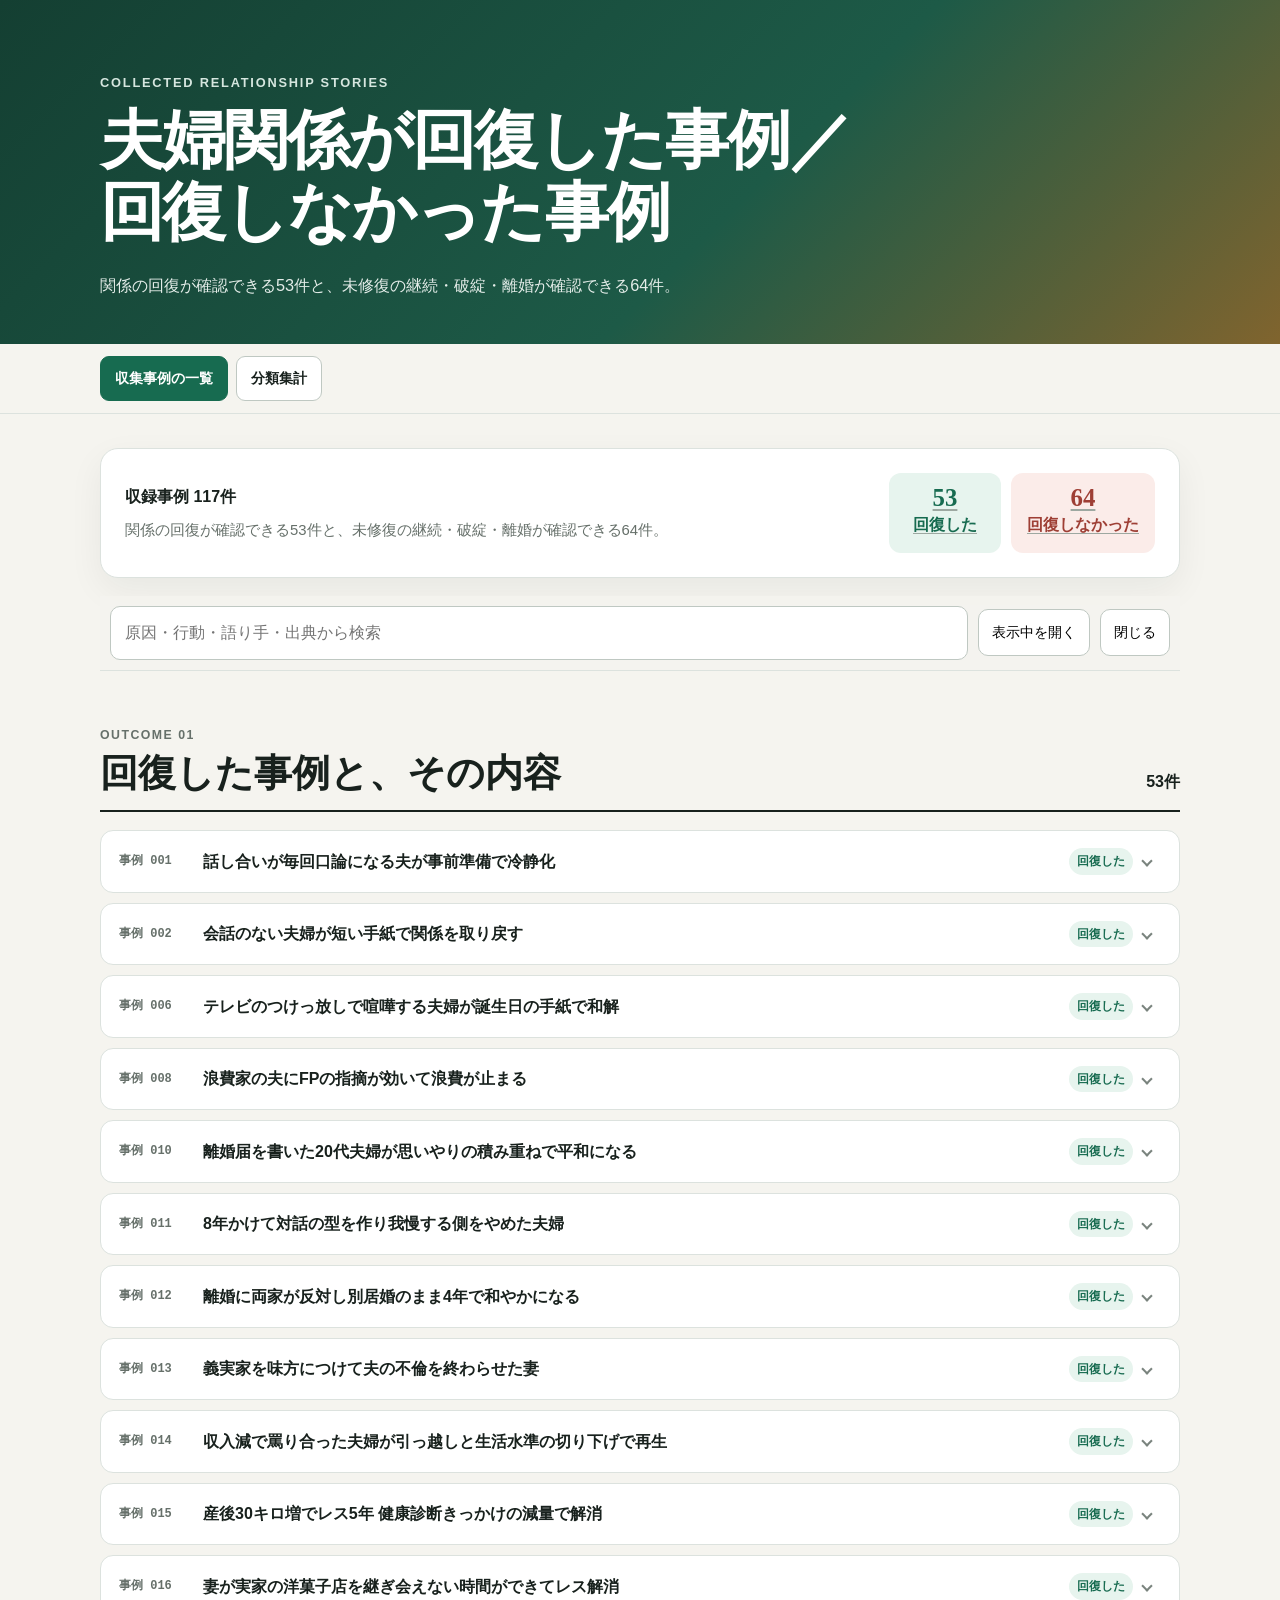
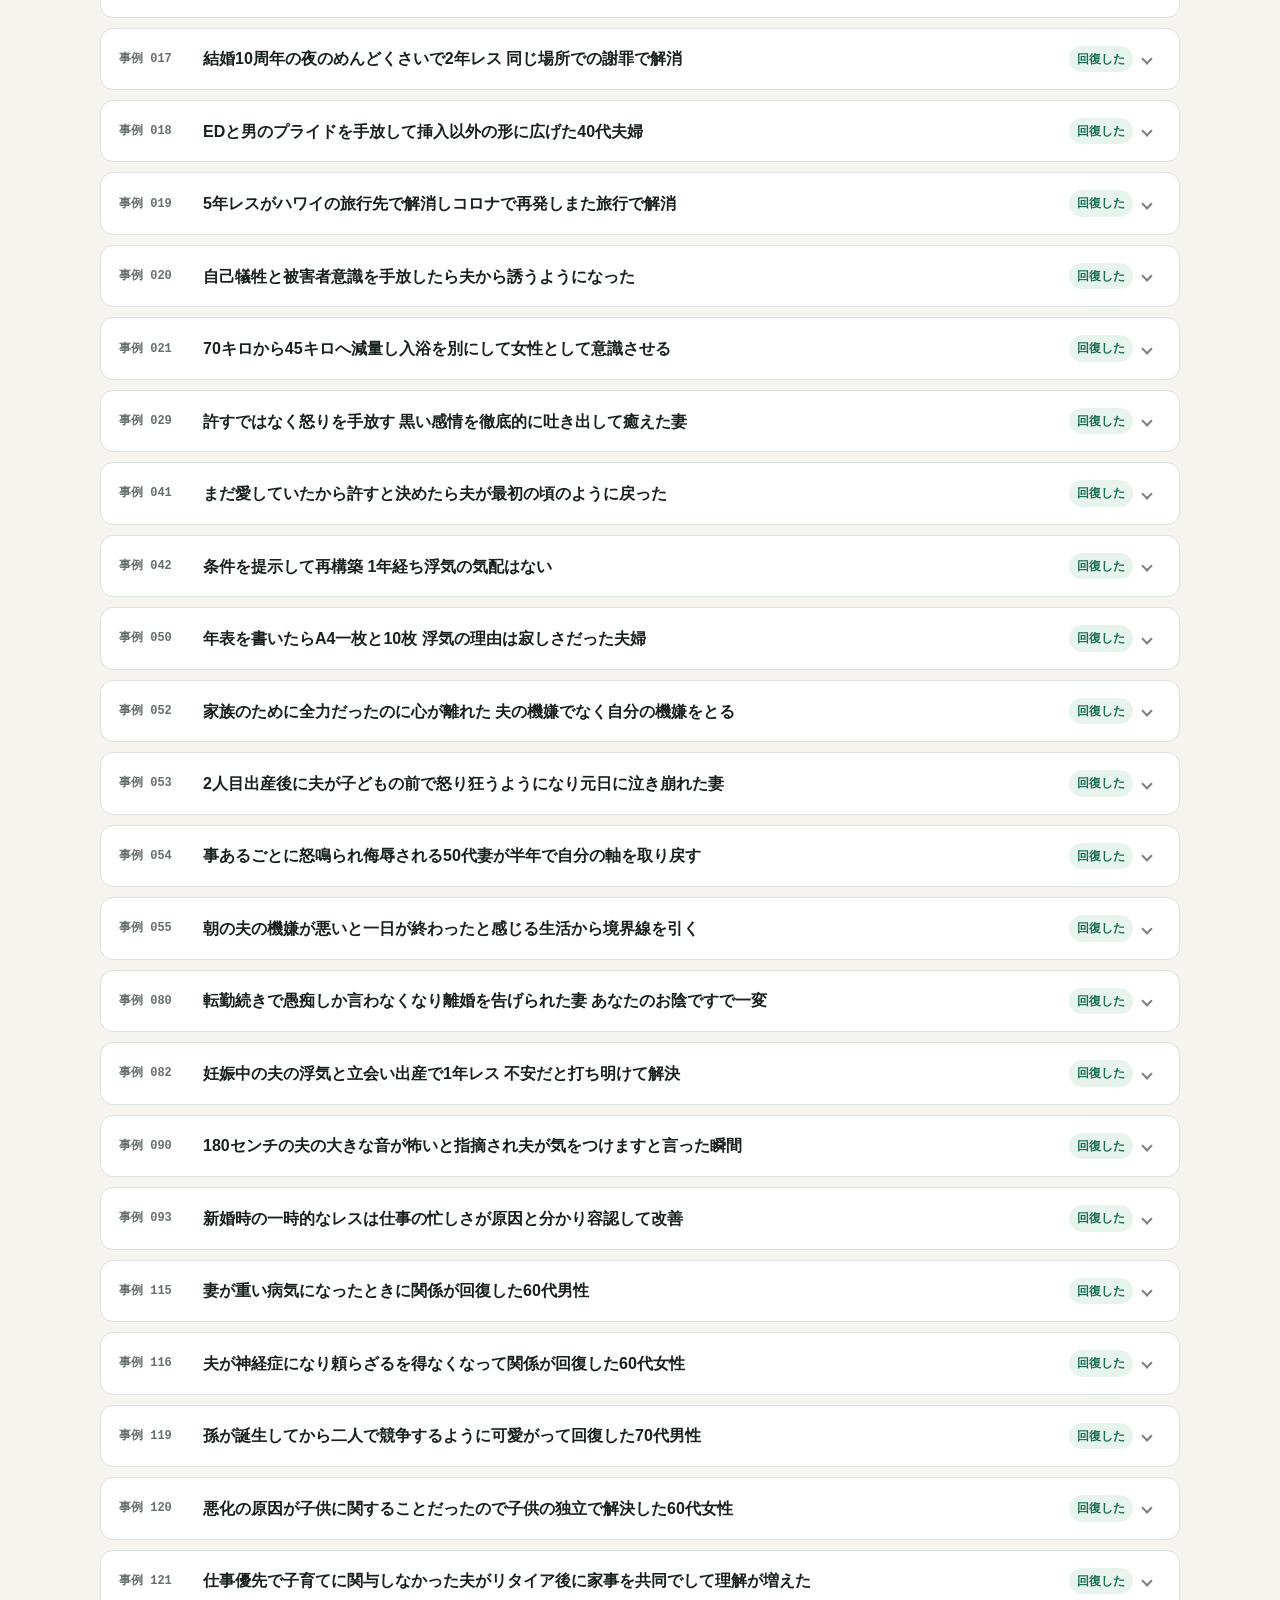
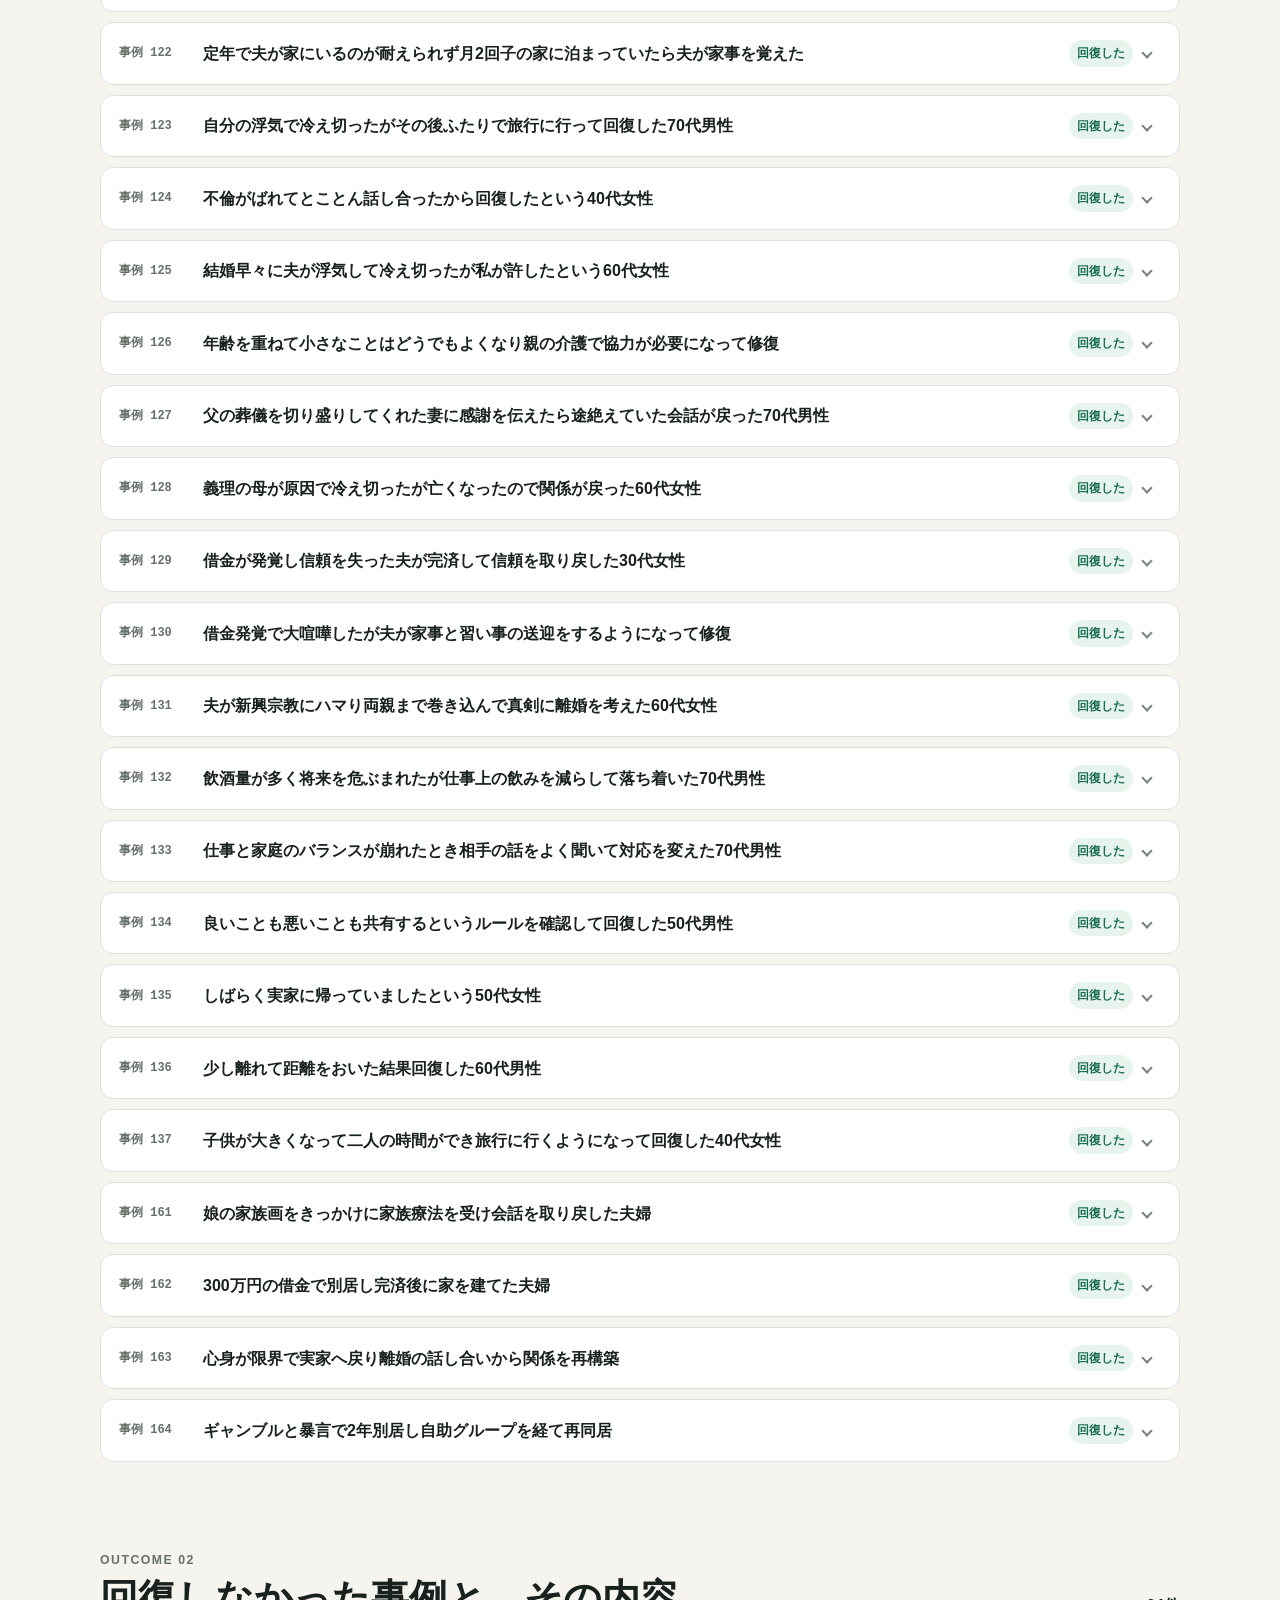
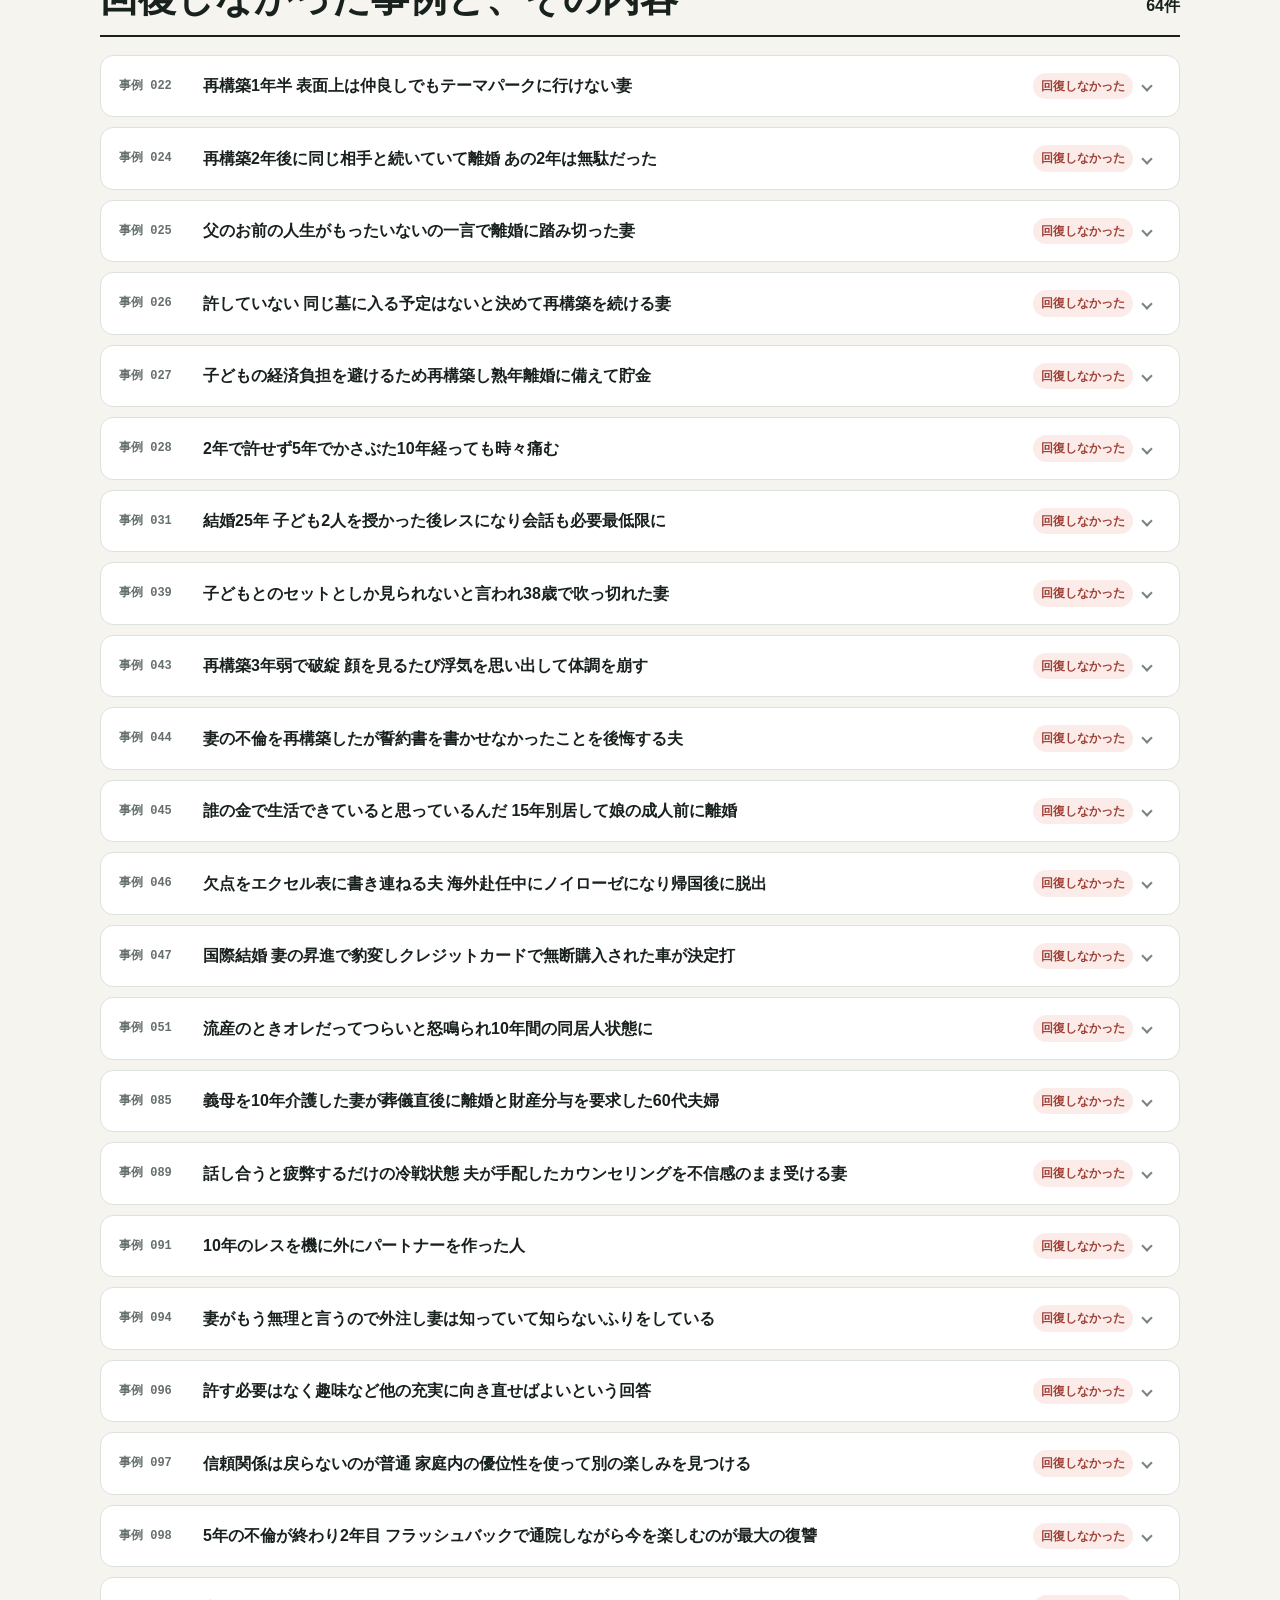
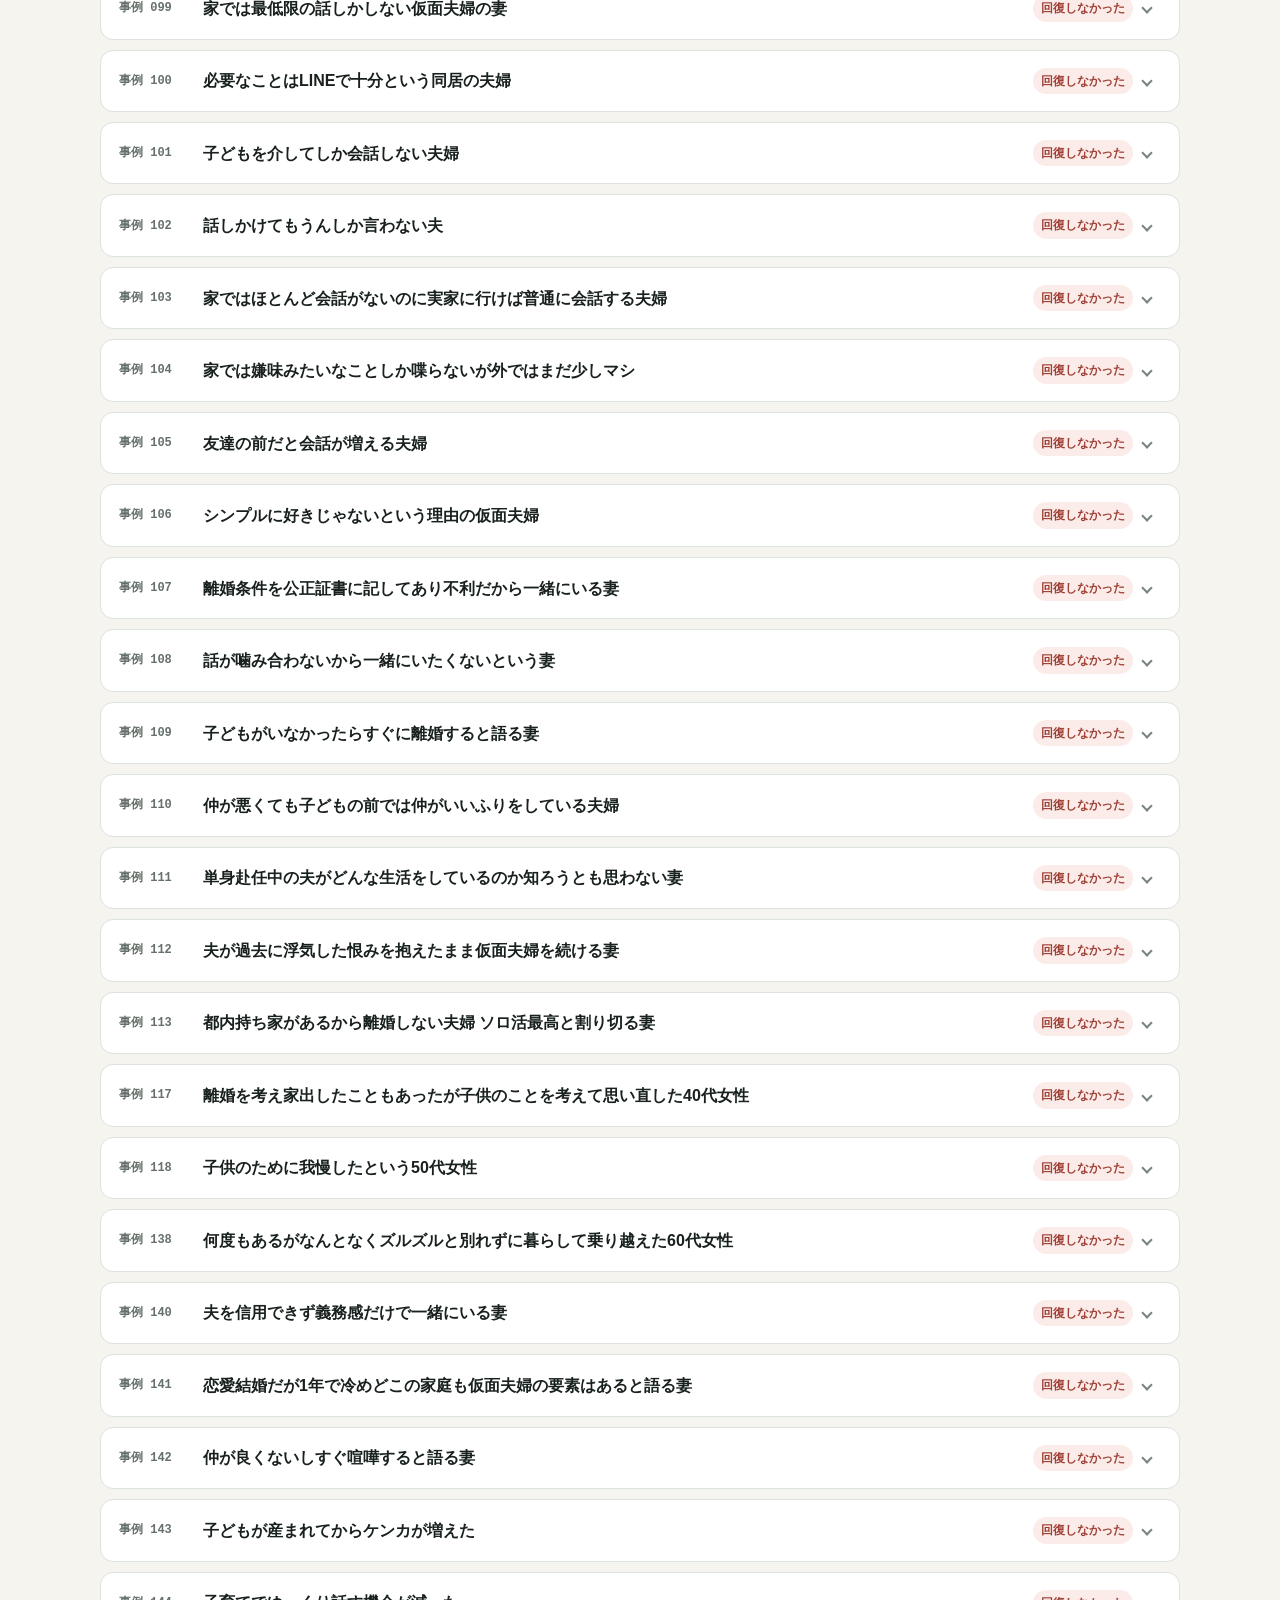
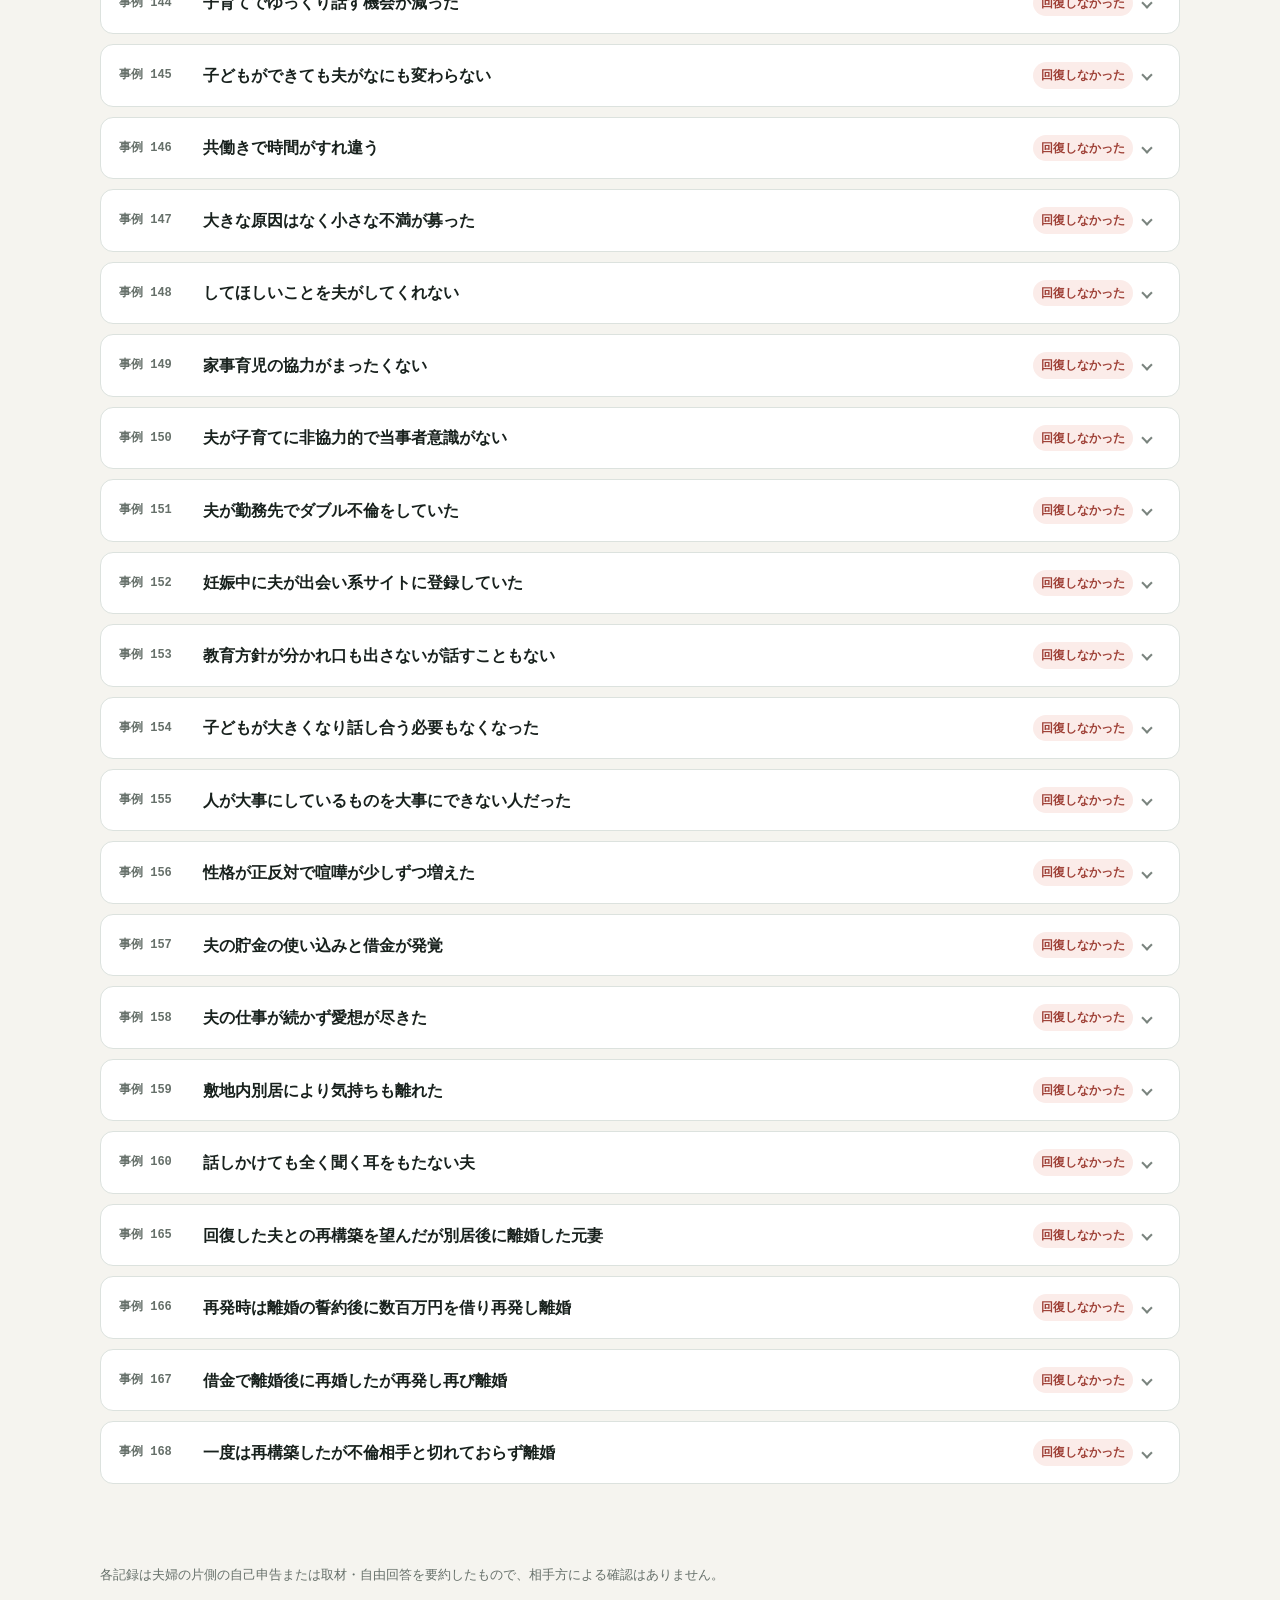
<file: docs/repair/report.html>
<!doctype html>
<html lang="ja">
<head>
<meta charset="utf-8">
<meta name="viewport" content="width=device-width, initial-scale=1">
<title>夫婦関係が回復した事例／回復しなかった事例</title>
<style>
  :root { color-scheme: light; --ink:#18211d; --muted:#66706a; --line:#dce2de; --paper:#f5f4ef; --card:#fff; --good:#176b50; --good-bg:#e7f4ee; --bad:#9e3f35; --bad-bg:#fbece9; --accent:#d9a441; }
  * { box-sizing:border-box; }
  html { scroll-behavior:smooth; }
  body { margin:0; background:var(--paper); color:var(--ink); font-family:-apple-system,BlinkMacSystemFont,"Hiragino Sans","Yu Gothic UI","Yu Gothic",sans-serif; line-height:1.78; }
  a { color:inherit; text-decoration-color:#9da8a1; text-underline-offset:3px; }
  .hero { padding:72px 24px 44px; background:linear-gradient(135deg,#143f32 0%,#1d5a47 58%,#80642e 100%); color:#fff; }
  .hero-inner, main, footer { width:min(1080px,calc(100% - 40px)); margin-inline:auto; }
  .kicker { margin:0 0 10px; color:#d6e6df; font-size:.8rem; font-weight:700; letter-spacing:.14em; text-transform:uppercase; }
  h1 { max-width:850px; margin:0; font-family:Georgia,"Yu Mincho",serif; font-size:clamp(2rem,5vw,4.15rem); line-height:1.13; letter-spacing:-.03em; }
  .hero p:last-child { max-width:760px; margin:22px 0 0; color:#e4ede9; font-size:1.02rem; }
  .report-tabs { position:sticky; top:0; z-index:6; display:flex; gap:8px; padding:12px max(20px,calc((100vw - 1080px)/2)); background:rgba(245,244,239,.96); border-bottom:1px solid var(--line); backdrop-filter:blur(10px); }
  .report-tabs a { padding:9px 14px; border:1px solid #bfc8c2; border-radius:9px; background:#fff; color:var(--ink); font-size:.88rem; font-weight:750; text-decoration:none; }
  .report-tabs a[aria-current="page"] { color:#fff; border-color:var(--good); background:var(--good); }
  main { padding:34px 0 80px; }
  .scope { display:grid; grid-template-columns:1fr auto; gap:24px; align-items:center; padding:24px; background:var(--card); border:1px solid var(--line); border-radius:18px; box-shadow:0 12px 35px rgba(24,33,29,.06); }
  .scope h2 { margin:0 0 6px; font-size:1rem; }
  .scope p { margin:0; color:var(--muted); font-size:.93rem; }
  .totals { display:flex; gap:10px; white-space:nowrap; }
  .total { min-width:112px; padding:13px 16px; border-radius:12px; text-align:center; font-weight:700; }
  .total strong { display:block; font:700 1.55rem/1 Georgia,serif; }
  .total.good { color:var(--good); background:var(--good-bg); }
  .total.bad { color:var(--bad); background:var(--bad-bg); }
  .tools { display:flex; gap:10px; align-items:center; margin:18px 0 54px; padding:10px; background:rgba(245,244,239,.92); border-bottom:1px solid var(--line); }
  .tools input { flex:1; min-width:160px; padding:12px 14px; border:1px solid #bfc8c2; border-radius:10px; background:#fff; color:var(--ink); font:inherit; }
  button,.jump { padding:10px 13px; border:1px solid #bfc8c2; border-radius:10px; background:#fff; font:inherit; font-size:.88rem; cursor:pointer; text-decoration:none; }
  .outcome-section + .outcome-section { margin-top:78px; padding-top:10px; }
  .section-heading { display:flex; align-items:end; justify-content:space-between; gap:20px; margin-bottom:18px; border-bottom:2px solid var(--ink); }
  .section-heading h2 { margin:0 0 14px; font:700 clamp(1.55rem,3vw,2.4rem)/1.2 Georgia,"Yu Mincho",serif; }
  .eyebrow { margin:0 0 3px; color:var(--muted); font-size:.77rem; font-weight:800; letter-spacing:.12em; text-transform:uppercase; }
  .count { margin-bottom:14px; font-weight:800; }
  .case-list { display:grid; gap:10px; }
  .case { background:var(--card); border:1px solid var(--line); border-radius:13px; overflow:hidden; }
  .case[open] { box-shadow:0 10px 30px rgba(24,33,29,.07); }
  .case summary { display:grid; grid-template-columns:74px minmax(0,1fr) auto 18px; gap:10px; align-items:center; padding:17px 18px; cursor:pointer; list-style:none; }
  .case summary::-webkit-details-marker { display:none; }
  .case-id { color:var(--muted); font:700 .75rem/1.2 ui-monospace,SFMono-Regular,Menlo,monospace; }
  .case-title { font-weight:750; line-height:1.45; }
  .status { padding:3px 8px; border-radius:999px; font-size:.72rem; font-weight:800; white-space:nowrap; }
  .recovered .status { color:var(--good); background:var(--good-bg); }
  .not-recovered .status { color:var(--bad); background:var(--bad-bg); }
  .chevron { width:8px; height:8px; border-right:2px solid #7a847e; border-bottom:2px solid #7a847e; transform:rotate(45deg); transition:.2s; }
  .case[open] .chevron { transform:rotate(225deg); }
  .case-content { padding:4px 18px 22px 102px; border-top:1px solid #eef1ef; }
  .case-meta { display:grid; grid-template-columns:repeat(2,minmax(0,1fr)); gap:0 22px; margin:18px 0; padding:0; }
  .case-meta div { display:grid; grid-template-columns:100px 1fr; gap:10px; padding:7px 0; border-bottom:1px solid #eef1ef; }
  dt { color:var(--muted); font-size:.78rem; font-weight:700; }
  dd { margin:0; font-size:.9rem; }
  .narrative { max-width:760px; }
  .narrative h4 { margin:22px 0 4px; font-size:.9rem; }
  .narrative p,.narrative li { margin:0 0 9px; font-size:.95rem; }
  .source { margin:24px 0 0; padding-top:13px; border-top:1px solid var(--line); color:var(--muted); font-size:.82rem; }
  .source span { margin-right:8px; font-weight:800; }
  .source small { font-size:.76rem; }
  .hidden { display:none; }
  .empty { display:none; margin:18px 0; color:var(--muted); }
  footer { padding:0 0 50px; color:var(--muted); font-size:.8rem; }
  @media (max-width:760px) {
    .hero { padding-top:52px; }
    .scope { grid-template-columns:1fr; }
    .totals { white-space:normal; }
    .total { flex:1; min-width:0; }
    .tools { flex-wrap:wrap; }
    .tools input { flex-basis:100%; }
    .case summary { grid-template-columns:64px minmax(0,1fr) 16px; }
    .case summary .status { grid-row:2; }
    .case summary .status { grid-column:2; justify-self:start; }
    .chevron { grid-column:3; grid-row:1; }
    .case-content { padding-left:18px; }
    .case-meta { grid-template-columns:1fr; }
  }
</style>
</head>
<body>
<header class="hero">
  <div class="hero-inner">
    <p class="kicker">Collected relationship stories</p>
    <h1>夫婦関係が回復した事例／<br>回復しなかった事例</h1>
    <p>関係の回復が確認できる53件と、未修復の継続・破綻・離婚が確認できる64件。</p>
  </div>
</header>
<nav class="report-tabs" aria-label="夫婦関係の悪化と修復">
  <a href="report.html" aria-current="page">収集事例の一覧</a>
  <a href="aggregate-report.html">分類集計</a>
</nav>
<main>
  <aside class="scope" aria-label="収録事例">
    <div>
      <h2>収録事例 117件</h2>
      <p>関係の回復が確認できる53件と、未修復の継続・破綻・離婚が確認できる64件。</p>
    </div>
    <div class="totals" aria-label="掲載件数">
      <a class="total good" href="#recovered"><strong>53</strong>回復した</a>
      <a class="total bad" href="#not-recovered"><strong>64</strong>回復しなかった</a>
    </div>
  </aside>
  <nav class="tools" aria-label="事例の操作">
    <input id="search" type="search" placeholder="原因・行動・語り手・出典から検索" aria-label="事例を検索">
    <button id="open-all" type="button">表示中を開く</button>
    <button id="close-all" type="button">閉じる</button>
  </nav>

<section id="recovered" class="outcome-section">
  <div class="section-heading">
    <div><p class="eyebrow">Outcome 01</p><h2>回復した事例と、その内容</h2></div>
    <span class="count" data-total="53">53件</span>
  </div>
  <div class="case-list">
<details class="case recovered" data-search="話し合いが毎回口論になる夫が事前準備で冷静化 語り手 夫（年代不明） 悪化の中心 コミュニケーション（話し合いが口論になる） 試したこと 話し方の工夫（事前準備） 記録上の結末 改善 リコ活media「【体験談】夫婦関係の修復のきっかけは？」">
  <summary>
    <span class="case-id">事例 001</span>
    <span class="case-title">話し合いが毎回口論になる夫が事前準備で冷静化</span>
    <span class="status">回復した</span>
    <span class="chevron" aria-hidden="true"></span>
  </summary>
  <div class="case-content">
    <dl class="case-meta"><div><dt>語り手</dt><dd>夫（年代不明）</dd></div><div><dt>悪化の中心</dt><dd>コミュニケーション（話し合いが口論になる）</dd></div><div><dt>試したこと</dt><dd>話し方の工夫（事前準備）</dd></div><div><dt>記録上の結末</dt><dd>改善</dd></div></dl>
    <div class="narrative"><h4>状況</h4>
<p>妻と話し合おうとすると、いつも口論になってしまう夫。</p>
<h4>悪化の経緯</h4>
<p>話し合いのたびに感情的になり、建設的な結論に至らないまま関係がこじれていった。</p>
<h4>転機・やったこと</h4>
<p>「妻に言われそうなことをあらかじめ予想し、答え方を何パターンか用意してから話し合う」ようにした。話し合いを場当たりでなく準備して臨む方式に変えた。</p>
<h4>結果</h4>
<p>感情的になるのを抑えられ、冷静に話ができるようになった。</p></div>
    <p class="source"><span>出典</span> <a href="https://ricokatsu.com/media/posts/48" target="_blank" rel="noreferrer">リコ活MEDIA「【体験談】夫婦関係の修復のきっかけは？」</a> <small>（取得 2026-08-08）</small></p>
  </div>
</details>

<details class="case recovered" data-search="会話のない夫婦が短い手紙で関係を取り戻す 語り手 妻（年代不明） 悪化の中心 会話の消失 試したこと 手紙（非同期・非対面のコミュニケーション） 記録上の結末 改善 リコ活media「【体験談】夫婦関係の修復のきっかけは？」">
  <summary>
    <span class="case-id">事例 002</span>
    <span class="case-title">会話のない夫婦が短い手紙で関係を取り戻す</span>
    <span class="status">回復した</span>
    <span class="chevron" aria-hidden="true"></span>
  </summary>
  <div class="case-content">
    <dl class="case-meta"><div><dt>語り手</dt><dd>妻（年代不明）</dd></div><div><dt>悪化の中心</dt><dd>会話の消失</dd></div><div><dt>試したこと</dt><dd>手紙（非同期・非対面のコミュニケーション）</dd></div><div><dt>記録上の結末</dt><dd>改善</dd></div></dl>
    <div class="narrative"><h4>状況</h4>
<p>夫婦仲が冷え込み、会話がほぼない状態になっていた。</p>
<h4>転機・やったこと</h4>
<p>面と向かって話す代わりに「短い手紙」を書いて渡した。</p>
<h4>結果</h4>
<p>それをきっかけに以前のような仲を取り戻した。本人いわく「手書きの文字から夫が書いている姿が想像でき、自分も悪かったかなと反省できた」。</p></div>
    <p class="source"><span>出典</span> <a href="https://ricokatsu.com/media/posts/48" target="_blank" rel="noreferrer">リコ活MEDIA「【体験談】夫婦関係の修復のきっかけは？」</a> <small>（取得 2026-08-08）</small></p>
  </div>
</details>

<details class="case recovered" data-search="テレビのつけっ放しで喧嘩する夫婦が誕生日の手紙で和解 語り手 妻（年代不明） 悪化の中心 ささいなことでの喧嘩の蓄積 試したこと 手紙で伝えられた感謝 記録上の結末 改善 リコ活media「【体験談】夫婦関係の修復のきっかけは？」">
  <summary>
    <span class="case-id">事例 006</span>
    <span class="case-title">テレビのつけっ放しで喧嘩する夫婦が誕生日の手紙で和解</span>
    <span class="status">回復した</span>
    <span class="chevron" aria-hidden="true"></span>
  </summary>
  <div class="case-content">
    <dl class="case-meta"><div><dt>語り手</dt><dd>妻（年代不明）</dd></div><div><dt>悪化の中心</dt><dd>ささいなことでの喧嘩の蓄積</dd></div><div><dt>試したこと</dt><dd>手紙で伝えられた感謝</dd></div><div><dt>記録上の結末</dt><dd>改善</dd></div></dl>
    <div class="narrative"><h4>悪化の経緯</h4>
<p>「テレビをつけっ放しにした」など、ささいなことで夫婦喧嘩をしてしまう状態。</p>
<h4>転機</h4>
<p>誕生日にもらった手紙に、普段の感謝の気持ちがつづられていた。</p>
<h4>結果</h4>
<p>「やっぱり夫婦でいられてよかった」と思えた。</p></div>
    <p class="source"><span>出典</span> <a href="https://ricokatsu.com/media/posts/48" target="_blank" rel="noreferrer">リコ活MEDIA「【体験談】夫婦関係の修復のきっかけは？」</a> <small>（取得 2026-08-08）</small></p>
  </div>
</details>

<details class="case recovered" data-search="浪費家の夫にfpの指摘が効いて浪費が止まる 語り手 妻（年代不明） 家族 子どもあり 悪化の中心 金銭感覚の不一致 試したこと 第三者専門家（fp）の客観的説明 記録上の結末 改善 リコ活media「【体験談】夫婦関係の修復のきっかけは？」">
  <summary>
    <span class="case-id">事例 008</span>
    <span class="case-title">浪費家の夫にFPの指摘が効いて浪費が止まる</span>
    <span class="status">回復した</span>
    <span class="chevron" aria-hidden="true"></span>
  </summary>
  <div class="case-content">
    <dl class="case-meta"><div><dt>語り手</dt><dd>妻（年代不明）</dd></div><div><dt>家族</dt><dd>子どもあり</dd></div><div><dt>悪化の中心</dt><dd>金銭感覚の不一致</dd></div><div><dt>試したこと</dt><dd>第三者専門家（FP）の客観的説明</dd></div><div><dt>記録上の結末</dt><dd>改善</dd></div></dl>
    <div class="narrative"><h4>悪化の経緯</h4>
<p>子どもや自分たちの将来のために貯金したい妻に対し、夫は浪費家ですぐ使ってしまう。夫婦間の説得は通じなかった。</p>
<h4>やったこと</h4>
<p>ファイナンシャルプランナーに相談し、家計簿を見てもらった。</p>
<h4>結果</h4>
<p>理論的なアドバイスにより夫も浪費をやめた。</p></div>
    <p class="source"><span>出典</span> <a href="https://ricokatsu.com/media/posts/48" target="_blank" rel="noreferrer">リコ活MEDIA「【体験談】夫婦関係の修復のきっかけは？」</a> <small>（取得 2026-08-08）</small></p>
  </div>
</details>

<details class="case recovered" data-search="離婚届を書いた20代夫婦が思いやりの積み重ねで平和になる 語り手 回答者（既婚者、当時20代） 悪化の中心 頻繁な喧嘩・口をきかない期間 試したこと 日々の感謝・笑顔・優しさ／時間 記録上の結末 良好（喧嘩ほとんどなし） yahoo!知恵袋「離婚寸前までいって、結局離婚せず仲良くなった夫婦はいるのでしょうか」">
  <summary>
    <span class="case-id">事例 010</span>
    <span class="case-title">離婚届を書いた20代夫婦が思いやりの積み重ねで平和になる</span>
    <span class="status">回復した</span>
    <span class="chevron" aria-hidden="true"></span>
  </summary>
  <div class="case-content">
    <dl class="case-meta"><div><dt>語り手</dt><dd>回答者（既婚者、当時20代）</dd></div><div><dt>悪化の中心</dt><dd>頻繁な喧嘩・口をきかない期間</dd></div><div><dt>試したこと</dt><dd>日々の感謝・笑顔・優しさ／時間</dd></div><div><dt>記録上の結末</dt><dd>良好（喧嘩ほとんどなし）</dd></div></dl>
    <div class="narrative"><h4>質問者の状況</h4>
<p>20代夫婦、2歳の子どもあり。性格の不一致、コミュニケーション不足、夫が妊活に真剣でないことに悩み「離婚寸前から仲良くなった例はあるか」と質問した。</p>
<h4>回答者の体験</h4>
<p>20代の頃は喧嘩が頻繁で、離婚届をもらいに行き、実際に書いたこともあり、口をきかない時期もあった。現在は仲良く、喧嘩もほとんどなく平和。</p>
<h4>本人の総括</h4>
<p>「思いやりが大切」「日々の感謝も笑顔も優しさも」。一方で「離婚しない！と頭ごなしに言っても嫌がられるだけ」であり、「時間が解決してくれる」とも述べる。</p></div>
    <p class="source"><span>出典</span> <a href="https://detail.chiebukuro.yahoo.co.jp/qa/question_detail/q10254000930" target="_blank" rel="noreferrer">Yahoo!知恵袋「離婚寸前までいって、結局離婚せず仲良くなった夫婦はいるのでしょうか」</a> <small>（取得 2026-08-08）</small></p>
  </div>
</details>

<details class="case recovered" data-search="8年かけて対話の型を作り我慢する側をやめた夫婦 語り手 妻（ブログ筆者） 悪化の中心 感情表現スタイルの不一致（夫は直情型／妻は抑圧型） 試したこと 対話プロセスの型を8年かけて確立 記録上の結末 良好（共同で新居建築まで到達） note「離婚寸前の喧嘩を乗り越え、夫婦が心から仲良くなるまで」（おもち暮らし）">
  <summary>
    <span class="case-id">事例 011</span>
    <span class="case-title">8年かけて対話の型を作り我慢する側をやめた夫婦</span>
    <span class="status">回復した</span>
    <span class="chevron" aria-hidden="true"></span>
  </summary>
  <div class="case-content">
    <dl class="case-meta"><div><dt>語り手</dt><dd>妻（ブログ筆者）</dd></div><div><dt>悪化の中心</dt><dd>感情表現スタイルの不一致（夫は直情型／妻は抑圧型）</dd></div><div><dt>試したこと</dt><dd>対話プロセスの型を8年かけて確立</dd></div><div><dt>記録上の結末</dt><dd>良好（共同で新居建築まで到達）</dd></div></dl>
    <div class="narrative"><h4>夫婦の型</h4>
<ul><li>夫：嫌なことは即「嫌だ」と言い、怒りを感情的に表現する。</li><li>妻：揉め事を避けるため気持ちを隠す。毒親の下で育ち、不当な感情にも耐える癖がある。</li></ul>
<h4>悪化の経緯</h4>
<p>夫が「言いたいことがあるなら言え」と促しても、妻は「言い返したらもっと大変になる」と本音を隠す。妻の内心には「怒るときの言葉遣いが嫌だ」「傷つける言葉を選ぶのはやめてほしい」という不満が溜まっていた。最終的に一週間口をきかない大喧嘩に発展。</p>
<h4>やったこと（8年かけた対話の型）</h4>
<p>1. 怒りそうになったら一旦止まり、物理的に距離を置く 2. 落ち着いてから相手の話を全部聞く 3. 「私はこう思って」と自分の気持ちを説明する 4. 「なぜそう思ったんだろうね？」と一緒に考える 5. 「次はこうしようか」と次の行動を決める</p>
<p>加えて、互いの過去の傷つきを丁寧に拾い、「本当はこう感じていたけれど隠していた」という気持ちに向き合った。</p>
<h4>結果</h4>
<p>8年目から深い対話が可能に。「どちらかが我慢する」から「二人でつくりあげる」へ意識が転換し、新居建築という大きな共同プロジェクトを完遂した。</p>
<h4>筆者自身の留保</h4>
<p>「この方法が万人に確実に合うとは保証できない」。夫に改善意欲があったから成立したと明言している。</p></div>
    <p class="source"><span>出典</span> <a href="https://note.com/omochikurashi/n/n45288e809fbc" target="_blank" rel="noreferrer">note「離婚寸前の喧嘩を乗り越え、夫婦が心から仲良くなるまで」（おもち暮らし）</a> <small>（取得 2026-08-08）</small></p>
  </div>
</details>

<details class="case recovered" data-search="離婚に両家が反対し別居婚のまま4年で和やかになる 語り手 妻（44歳） 家族 子どもあり 悪化の中心 性格の不一致（結婚5年目） 試したこと 別居の常態化（別居婚） 記録上の結末 同居はしないが関係は和やかに ハピママ*「実録！『離婚危機』を乗り越えた夫婦がした“荒ワザ”3事例」">
  <summary>
    <span class="case-id">事例 012</span>
    <span class="case-title">離婚に両家が反対し別居婚のまま4年で和やかになる</span>
    <span class="status">回復した</span>
    <span class="chevron" aria-hidden="true"></span>
  </summary>
  <div class="case-content">
    <dl class="case-meta"><div><dt>語り手</dt><dd>妻（44歳）</dd></div><div><dt>家族</dt><dd>子どもあり</dd></div><div><dt>悪化の中心</dt><dd>性格の不一致（結婚5年目）</dd></div><div><dt>試したこと</dt><dd>別居の常態化（別居婚）</dd></div><div><dt>記録上の結末</dt><dd>同居はしないが関係は和やかに</dd></div></dl>
    <div class="narrative"><h4>悪化の経緯</h4>
<p>結婚5年目、性格の不一致を理由に夫婦で離婚に合意。しかし両実家が離婚に強く反対し、説得できなかった。</p>
<h4>やったこと</h4>
<p>妥協案として別居に踏み切った。時間が経つうち「現状維持でいいか」という認識に変わり、離婚手続きを進めないまま4年が経過。</p>
<h4>結果</h4>
<p>完全な「別居婚」に落ち着いた。月に1〜2回は子どもも交えて夫と食事をするなど、和やかなムードを取り戻した。</p></div>
    <p class="source"><span>出典</span> <a href="https://ure.pia.co.jp/articles/-/1718973" target="_blank" rel="noreferrer">ハピママ*「実録！『離婚危機』を乗り越えた夫婦がした“荒ワザ”3事例」</a> <small>（取得 2026-08-08）</small></p>
  </div>
</details>

<details class="case recovered" data-search="義実家を味方につけて夫の不倫を終わらせた妻 語り手 妻（37歳） 家族 小さい子どもあり 悪化の中心 夫の不倫（相手と再婚したい意向） 試したこと 義父母を味方に巻き込む 記録上の結末 離婚回避（決着まで1年以上） ハピママ*「実録！『離婚危機』を乗り越えた夫婦がした“荒ワザ”3事例」">
  <summary>
    <span class="case-id">事例 013</span>
    <span class="case-title">義実家を味方につけて夫の不倫を終わらせた妻</span>
    <span class="status">回復した</span>
    <span class="chevron" aria-hidden="true"></span>
  </summary>
  <div class="case-content">
    <dl class="case-meta"><div><dt>語り手</dt><dd>妻（37歳）</dd></div><div><dt>家族</dt><dd>小さい子どもあり</dd></div><div><dt>悪化の中心</dt><dd>夫の不倫（相手と再婚したい意向）</dd></div><div><dt>試したこと</dt><dd>義父母を味方に巻き込む</dd></div><div><dt>記録上の結末</dt><dd>離婚回避（決着まで1年以上）</dd></div></dl>
    <div class="narrative"><h4>悪化の経緯</h4>
<p>夫の浮気が判明。夫は浮気相手と再婚したい意向で、夫婦間の話し合いでは埒があかなかった。子どもが小さく妻は離婚を避けたかった。</p>
<h4>やったこと</h4>
<p>義実家に協力を求め、粘り強く説得。義母・義父が「孫のためなら」と協力を約束し、義母が夫に対して道徳的な説得を行った。</p>
<h4>結果</h4>
<p>夫が浮気相手と完全に切れるまで1年以上かかったが、最終的に離婚を回避。妻は「義実家を巻き込んでよかった」と述べている。</p></div>
    <p class="source"><span>出典</span> <a href="https://ure.pia.co.jp/articles/-/1718973?page=2" target="_blank" rel="noreferrer">ハピママ*「実録！『離婚危機』を乗り越えた夫婦がした“荒ワザ”3事例」</a> <small>（取得 2026-08-08）</small></p>
  </div>
</details>

<details class="case recovered" data-search="収入減で罵り合った夫婦が引っ越しと生活水準の切り下げで再生 語り手 妻（36歳） 悪化の中心 世帯収入の減少と責任のなすりつけ合い 試したこと 環境と生活水準のリセット 記録上の結末 離婚回避・喧嘩減少 ハピママ*「実録！『離婚危機』を乗り越えた夫婦がした“荒ワザ”3事例」">
  <summary>
    <span class="case-id">事例 014</span>
    <span class="case-title">収入減で罵り合った夫婦が引っ越しと生活水準の切り下げで再生</span>
    <span class="status">回復した</span>
    <span class="chevron" aria-hidden="true"></span>
  </summary>
  <div class="case-content">
    <dl class="case-meta"><div><dt>語り手</dt><dd>妻（36歳）</dd></div><div><dt>悪化の中心</dt><dd>世帯収入の減少と責任のなすりつけ合い</dd></div><div><dt>試したこと</dt><dd>環境と生活水準のリセット</dd></div><div><dt>記録上の結末</dt><dd>離婚回避・喧嘩減少</dd></div></dl>
    <div class="narrative"><h4>悪化の経緯</h4>
<p>世帯収入が大幅に減少。お金のことで毎日のように夫婦喧嘩をし、互いに責任を押し付け合って罵り合い、離婚寸前まで進んだ。</p>
<h4>やったこと</h4>
<p>1. 引っ越しと人間関係の一新を提案 2. 身の丈に合った生活水準へ切り下げ 3. 妻が単独で準備を実行（車の売却、転居など） 4. 夫のゴルフ仲間との交友関係を断たせた</p>
<h4>結果</h4>
<p>プライドを手放して新しい環境に移り、夫の交際費が減って家計が改善。喧嘩が減り離婚を回避した。</p></div>
    <p class="source"><span>出典</span> <a href="https://ure.pia.co.jp/articles/-/1718973?page=3" target="_blank" rel="noreferrer">ハピママ*「実録！『離婚危機』を乗り越えた夫婦がした“荒ワザ”3事例」</a> <small>（取得 2026-08-08）</small></p>
  </div>
</details>

<details class="case recovered" data-search="産後30キロ増でレス5年 健康診断きっかけの減量で解消 語り手 夫婦（健さん・絢美さん、社内結婚） 家族 子ども2人 悪化の中心 産後の体型変化に対する夫の性的関心の消失 試したこと 健康問題を機とした妻の大幅減量 記録上の結末 レス解消 all about「セックスレスの4つの解消法！レスを解消した夫婦4組の事例から学ぶ」">
  <summary>
    <span class="case-id">事例 015</span>
    <span class="case-title">産後30キロ増でレス5年 健康診断きっかけの減量で解消</span>
    <span class="status">回復した</span>
    <span class="chevron" aria-hidden="true"></span>
  </summary>
  <div class="case-content">
    <dl class="case-meta"><div><dt>語り手</dt><dd>夫婦（健さん・絢美さん、社内結婚）</dd></div><div><dt>家族</dt><dd>子ども2人</dd></div><div><dt>悪化の中心</dt><dd>産後の体型変化に対する夫の性的関心の消失</dd></div><div><dt>試したこと</dt><dd>健康問題を機とした妻の大幅減量</dd></div><div><dt>記録上の結末</dt><dd>レス解消</dd></div></dl>
    <div class="narrative"><h4>悪化の経緯</h4>
<p>出産後、妻の体重が約30kg増加。夫は「ぷよぷよとしてたるんだお腹を見ると、抱きたい気持ちが起こりませんでした」と語り、産後レスが約5年続いた。</p>
<h4>転機</h4>
<p>妻の健康診断で、医師から「このままでは長生きできない」と指摘された。</p>
<h4>やったこと</h4>
<p>妻がダイエットを敢行し、1年間で28kg減量。</p>
<h4>結果</h4>
<p>かつてのスリムな体型を取り戻したことで夫の嫉妬心が刺激され、「俺だけの妻だぞー！」という気持ちが復活。レスが解消した。</p></div>
    <p class="source"><span>出典</span> <a href="https://allabout.co.jp/gm/gc/479169/" target="_blank" rel="noreferrer">All About「セックスレスの4つの解消法！レスを解消した夫婦4組の事例から学ぶ」</a> <small>（取得 2026-08-08）</small></p>
  </div>
</details>

<details class="case recovered" data-search="妻が実家の洋菓子店を継ぎ会えない時間ができてレス解消 語り手 夫婦（悟史さん・理沙さん） 家族 子どもあり 悪化の中心 「いつでもできる」という常時同居の油断／夫の多忙と淡泊さ 試したこと 妻の就労開始による物理的な距離の発生 記録上の結末 レス解消・会話も増加 all about「セックスレスの4つの解消法！」">
  <summary>
    <span class="case-id">事例 016</span>
    <span class="case-title">妻が実家の洋菓子店を継ぎ会えない時間ができてレス解消</span>
    <span class="status">回復した</span>
    <span class="chevron" aria-hidden="true"></span>
  </summary>
  <div class="case-content">
    <dl class="case-meta"><div><dt>語り手</dt><dd>夫婦（悟史さん・理沙さん）</dd></div><div><dt>家族</dt><dd>子どもあり</dd></div><div><dt>悪化の中心</dt><dd>「いつでもできる」という常時同居の油断／夫の多忙と淡泊さ</dd></div><div><dt>試したこと</dt><dd>妻の就労開始による物理的な距離の発生</dd></div><div><dt>記録上の結末</dt><dd>レス解消・会話も増加</dd></div></dl>
    <div class="narrative"><h4>悪化の経緯</h4>
<p>夫は仕事が忙しく睡眠を優先し、「なんとなくセックスレス」に。夫は性に淡泊で、妻は専業主婦として夫に依存する生活。毎晩一緒にいるため「いつでもできる」と思い込んでいた。</p>
<h4>転機</h4>
<p>夫の父親が脳梗塞で倒れ、実家の洋菓子店の存続問題が発生。妻が初めて自分の意思を主張し「洋菓子店を引き継ぎたい」と申し出た。夫も賛成。</p>
<h4>やったこと</h4>
<p>妻が週の半分を実家で店の経営、半分を家で主婦業をする生活を始めた。</p>
<h4>結果</h4>
<p>会えない時間が増えたことで「今晩しないと、今週はもうできない」という心理が生まれ、性的欲求が復活。夫婦の会話も増えた。</p></div>
    <p class="source"><span>出典</span> <a href="https://allabout.co.jp/gm/gc/479169/" target="_blank" rel="noreferrer">All About「セックスレスの4つの解消法！」</a> <small>（取得 2026-08-08）</small></p>
  </div>
</details>

<details class="case recovered" data-search="結婚10周年の夜のめんどくさいで2年レス 同じ場所での謝罪で解消 語り手 夫婦（司さん・佳奈さん） 悪化の中心 記念日に拒否されたことによる夫のプライドの傷 試したこと 妻からの正直な説明と謝罪 記録上の結末 レス解消 all about「セックスレスの4つの解消法！」">
  <summary>
    <span class="case-id">事例 017</span>
    <span class="case-title">結婚10周年の夜のめんどくさいで2年レス 同じ場所での謝罪で解消</span>
    <span class="status">回復した</span>
    <span class="chevron" aria-hidden="true"></span>
  </summary>
  <div class="case-content">
    <dl class="case-meta"><div><dt>語り手</dt><dd>夫婦（司さん・佳奈さん）</dd></div><div><dt>悪化の中心</dt><dd>記念日に拒否されたことによる夫のプライドの傷</dd></div><div><dt>試したこと</dt><dd>妻からの正直な説明と謝罪</dd></div><div><dt>記録上の結末</dt><dd>レス解消</dd></div></dl>
    <div class="narrative"><h4>悪化の経緯</h4>
<p>結婚10周年、結婚式を挙げたホテルでの記念の夜に、妻がセックスを「めんどくさい」と拒否。夫は「記念日なのに、記念の場所なのに」と深く傷つき、以後2年間のセックスレスに入った。</p>
<h4>転機</h4>
<p>2年後、妻から同じ挙式ホテルでの食事に誘われた。その場で妻が謝罪し、「あの晩は飲みすぎて吐きそうで気持ち悪かったが、恥ずかしくて『めんどくさい』と言ってしまった」と正直に説明。涙ながらに「また私を抱いてくれる？」と伝えた。</p>
<h4>結果</h4>
<p>2年間のわだかまりが一瞬で溶け、レスが解消した。</p></div>
    <p class="source"><span>出典</span> <a href="https://allabout.co.jp/gm/gc/479169/" target="_blank" rel="noreferrer">All About「セックスレスの4つの解消法！」</a> <small>（取得 2026-08-08）</small></p>
  </div>
</details>

<details class="case recovered" data-search="edと男のプライドを手放して挿入以外の形に広げた40代夫婦 語り手 夫（雅人さん、40代後半）・妻（菜々美さん） 悪化の中心 夫のed未治療とプライドの傷つき 試したこと 「挿入だけがセックスではない」への認識転換 記録上の結末 レス解消 all about「セックスレスの4つの解消法！」">
  <summary>
    <span class="case-id">事例 018</span>
    <span class="case-title">EDと男のプライドを手放して挿入以外の形に広げた40代夫婦</span>
    <span class="status">回復した</span>
    <span class="chevron" aria-hidden="true"></span>
  </summary>
  <div class="case-content">
    <dl class="case-meta"><div><dt>語り手</dt><dd>夫（雅人さん、40代後半）・妻（菜々美さん）</dd></div><div><dt>悪化の中心</dt><dd>夫のED未治療とプライドの傷つき</dd></div><div><dt>試したこと</dt><dd>「挿入だけがセックスではない」への認識転換</dd></div><div><dt>記録上の結末</dt><dd>レス解消</dd></div></dl>
    <div class="narrative"><h4>悪化の経緯</h4>
<p>40代前半からED気味（中折れなど）になったが治療せず放置。週1回だったセックスが月1〜2回に減り、やがて完全なレスへ。最後の試みで「勃起に自信がないので」と工夫したが失敗し、妻に「できないなら最初から無理しなくてもいいのに」と言われて男としてのプライドが砕けた。</p>
<h4>転機</h4>
<p>旅行先の宿で貸切露天風呂に一緒に入浴。風呂上がりに裸のまま室内でキスや愛撫、オーラルセックスなど、挿入以外の性的接触を楽しんだ。</p>
<h4>結果</h4>
<p>「挿入だけがセックスではない」と気づき、固定観念とプライドを手放したことで「2人で自由にいろいろなエッチを楽しんでます」という状態へ。</p></div>
    <p class="source"><span>出典</span> <a href="https://allabout.co.jp/gm/gc/479169/" target="_blank" rel="noreferrer">All About「セックスレスの4つの解消法！」</a> <small>（取得 2026-08-08）</small></p>
  </div>
</details>

<details class="case recovered" data-search="5年レスがハワイの旅行先で解消しコロナで再発しまた旅行で解消 語り手 回答者（性別不明） 悪化の中心 長期のセックスレス／コロナ禍による再発 試したこと 旅行先という非日常環境 記録上の結末 2度とも解消（再発あり） yahoo!知恵袋「セックスレスから挽回したご夫婦はいますか？きっかけは何でしたか？」">
  <summary>
    <span class="case-id">事例 019</span>
    <span class="case-title">5年レスがハワイの旅行先で解消しコロナで再発しまた旅行で解消</span>
    <span class="status">回復した</span>
    <span class="chevron" aria-hidden="true"></span>
  </summary>
  <div class="case-content">
    <dl class="case-meta"><div><dt>語り手</dt><dd>回答者（性別不明）</dd></div><div><dt>悪化の中心</dt><dd>長期のセックスレス／コロナ禍による再発</dd></div><div><dt>試したこと</dt><dd>旅行先という非日常環境</dd></div><div><dt>記録上の結末</dt><dd>2度とも解消（再発あり）</dd></div></dl>
    <div class="narrative"><h4>経緯</h4>
<p>5年のセックスレス期間を経て、ハワイ・ワイキキの高級ホテルで「襲った」ことで解消。その後コロナ禍で3年再びレスになり、熱海の旅館で再度解消した。</p></div>
    <p class="source"><span>出典</span> <a href="https://detail.chiebukuro.yahoo.co.jp/qa/question_detail/q12278082822" target="_blank" rel="noreferrer">Yahoo!知恵袋「セックスレスから挽回したご夫婦はいますか？きっかけは何でしたか？」</a> <small>（取得 2026-08-08）</small></p>
  </div>
</details>

<details class="case recovered" data-search="自己犠牲と被害者意識を手放したら夫から誘うようになった 語り手 妻（回答者） 悪化の中心 セックスレス／妻側の自己犠牲と被害者意識 試したこと 自分を優先し自分の機嫌を取る 記録上の結末 夫から誘うようになった yahoo!知恵袋「セックスレスから挽回したご夫婦はいますか？」">
  <summary>
    <span class="case-id">事例 020</span>
    <span class="case-title">自己犠牲と被害者意識を手放したら夫から誘うようになった</span>
    <span class="status">回復した</span>
    <span class="chevron" aria-hidden="true"></span>
  </summary>
  <div class="case-content">
    <dl class="case-meta"><div><dt>語り手</dt><dd>妻（回答者）</dd></div><div><dt>悪化の中心</dt><dd>セックスレス／妻側の自己犠牲と被害者意識</dd></div><div><dt>試したこと</dt><dd>自分を優先し自分の機嫌を取る</dd></div><div><dt>記録上の結末</dt><dd>夫から誘うようになった</dd></div></dl>
    <div class="narrative"><h4>やったこと</h4>
<p>自己犠牲と被害者意識を手放し、「自分を優先する」「自分の機嫌を自分で取る」ことに専念した。</p>
<h4>結果</h4>
<p>夫のほうから誘うようになった。本人は、妻側の心理状態や雰囲気の変化が相手に影響したと分析している。</p></div>
    <p class="source"><span>出典</span> <a href="https://detail.chiebukuro.yahoo.co.jp/qa/question_detail/q12278082822" target="_blank" rel="noreferrer">Yahoo!知恵袋「セックスレスから挽回したご夫婦はいますか？」</a> <small>（取得 2026-08-08）</small></p>
  </div>
</details>

<details class="case recovered" data-search="70キロから45キロへ減量し入浴を別にして女性として意識させる 語り手 妻（回答者） 悪化の中心 セックスレス／日常化による異性としての意識の消失 試したこと 減量と「見せない」演出 記録上の結末 改善 yahoo!知恵袋「セックスレスから挽回したご夫婦はいますか？」">
  <summary>
    <span class="case-id">事例 021</span>
    <span class="case-title">70キロから45キロへ減量し入浴を別にして女性として意識させる</span>
    <span class="status">回復した</span>
    <span class="chevron" aria-hidden="true"></span>
  </summary>
  <div class="case-content">
    <dl class="case-meta"><div><dt>語り手</dt><dd>妻（回答者）</dd></div><div><dt>悪化の中心</dt><dd>セックスレス／日常化による異性としての意識の消失</dd></div><div><dt>試したこと</dt><dd>減量と「見せない」演出</dd></div><div><dt>記録上の結末</dt><dd>改善</dd></div></dl>
    <div class="narrative"><h4>やったこと</h4>
<ul><li>70kg近い体重を2〜3年かけて45kgまで減量</li><li>入浴を別にし、裸を見せないようにした</li><li>新しい下着を新調した</li></ul></div>
    <p class="source"><span>出典</span> <a href="https://detail.chiebukuro.yahoo.co.jp/qa/question_detail/q12278082822" target="_blank" rel="noreferrer">Yahoo!知恵袋「セックスレスから挽回したご夫婦はいますか？」</a> <small>（取得 2026-08-08）</small></p>
  </div>
</details>

<details class="case recovered" data-search="許すではなく怒りを手放す 黒い感情を徹底的に吐き出して癒えた妻 語り手 妻 悪化の中心 夫の不倫 試したこと 自分の感情の徹底的な言語化・排出 記録上の結末 浮気のことを忘れるほど回復 たまひよ「夫の不倫が発覚後『再構築したいのに許せない』という悩みに、ママたちの声」">
  <summary>
    <span class="case-id">事例 029</span>
    <span class="case-title">許すではなく怒りを手放す 黒い感情を徹底的に吐き出して癒えた妻</span>
    <span class="status">回復した</span>
    <span class="chevron" aria-hidden="true"></span>
  </summary>
  <div class="case-content">
    <dl class="case-meta"><div><dt>語り手</dt><dd>妻</dd></div><div><dt>悪化の中心</dt><dd>夫の不倫</dd></div><div><dt>試したこと</dt><dd>自分の感情の徹底的な言語化・排出</dd></div><div><dt>記録上の結末</dt><dd>浮気のことを忘れるほど回復</dd></div></dl>
    <div class="narrative"><h4>やったこと</h4>
<p>「許す」というより「怒りを手放す」作業だと捉え直した。夫の謝罪では癒されなかったため、自分の黒い感情と向き合い、徹底的に吐き出した。</p>
<h4>結果</h4>
<p>現在は浮気のことを忘れるほど癒えている。</p></div>
    <p class="source"><span>出典</span> <a href="https://st.benesse.ne.jp/ikuji/content/?id=104890" target="_blank" rel="noreferrer">たまひよ「夫の不倫が発覚後『再構築したいのに許せない』という悩みに、ママたちの声」</a> <small>（取得 2026-08-08）</small></p>
  </div>
</details>

<details class="case recovered" data-search="まだ愛していたから許すと決めたら夫が最初の頃のように戻った 語り手 妻 悪化の中心 配偶者の不倫 試したこと 「まだ愛している」という自覚に基づく赦し 記録上の結末 再構築成功・関係良化 npo法人よつば「夫や妻が不倫。夫婦関係を再構築するか離婚するか？当事者の声も紹介」">
  <summary>
    <span class="case-id">事例 041</span>
    <span class="case-title">まだ愛していたから許すと決めたら夫が最初の頃のように戻った</span>
    <span class="status">回復した</span>
    <span class="chevron" aria-hidden="true"></span>
  </summary>
  <div class="case-content">
    <dl class="case-meta"><div><dt>語り手</dt><dd>妻</dd></div><div><dt>悪化の中心</dt><dd>配偶者の不倫</dd></div><div><dt>試したこと</dt><dd>「まだ愛している」という自覚に基づく赦し</dd></div><div><dt>記録上の結末</dt><dd>再構築成功・関係良化</dd></div></dl>
    <div class="narrative"><h4>選択と理由</h4>
<p>「結局私はまだ旦那を愛していたので、許す事にした」。</p>
<h4>結果</h4>
<p>夫は浮気相手との関係を断ち、「最初の頃のように私を愛してくれるようになりました」。「すごく優しくなった」と語り、現在も一緒に生活を続けている。</p></div>
    <p class="source"><span>出典</span> <a href="https://npoyotuba.com/topics/affair-reconstruction.html" target="_blank" rel="noreferrer">NPO法人よつば「夫や妻が不倫。夫婦関係を再構築するか離婚するか？当事者の声も紹介」</a> <small>（取得 2026-08-08）</small></p>
  </div>
</details>

<details class="case recovered" data-search="条件を提示して再構築 1年経ち浮気の気配はない 語り手 妻 悪化の中心 配偶者の不倫 試したこと 条件（ルール）を明示して再構築 記録上の結末 1年経過し安定 npo法人よつば「夫や妻が不倫。夫婦関係を再構築するか離婚するか？」">
  <summary>
    <span class="case-id">事例 042</span>
    <span class="case-title">条件を提示して再構築 1年経ち浮気の気配はない</span>
    <span class="status">回復した</span>
    <span class="chevron" aria-hidden="true"></span>
  </summary>
  <div class="case-content">
    <dl class="case-meta"><div><dt>語り手</dt><dd>妻</dd></div><div><dt>悪化の中心</dt><dd>配偶者の不倫</dd></div><div><dt>試したこと</dt><dd>条件（ルール）を明示して再構築</dd></div><div><dt>記録上の結末</dt><dd>1年経過し安定</dd></div></dl>
    <div class="narrative"><h4>やったこと</h4>
<p>再構築を決め、いくつかの条件を提示した。</p>
<h4>結果</h4>
<p>発覚から1年経過し「もう浮気している気配はありません」。「以前より優しくなった気がします」。今後も一緒に人生を歩む予定。</p></div>
    <p class="source"><span>出典</span> <a href="https://npoyotuba.com/topics/affair-reconstruction.html" target="_blank" rel="noreferrer">NPO法人よつば「夫や妻が不倫。夫婦関係を再構築するか離婚するか？」</a> <small>（取得 2026-08-08）</small></p>
  </div>
</details>

<details class="case recovered" data-search="年表を書いたらa4一枚と10枚 浮気の理由は寂しさだった夫婦 語り手 カウンセラーによる事例紹介（kさん夫婦） 家族 夫30代前半・年収700万円／妻は専業主婦 悪化の中心 夫の浮気、家計の破綻、妻の実家優先、性的関係の拒否 試したこと 関係史の可視化と本心の開示 記録上の結末 3か月後に家庭に笑顔が戻る たまひよ「離婚寸前だった夫婦が3つのポイントで円満に！ 夫婦円満コンサルタントが解説」">
  <summary>
    <span class="case-id">事例 050</span>
    <span class="case-title">年表を書いたらA4一枚と10枚 浮気の理由は寂しさだった夫婦</span>
    <span class="status">回復した</span>
    <span class="chevron" aria-hidden="true"></span>
  </summary>
  <div class="case-content">
    <dl class="case-meta"><div><dt>語り手</dt><dd>カウンセラーによる事例紹介（Kさん夫婦）</dd></div><div><dt>家族</dt><dd>夫30代前半・年収700万円／妻は専業主婦</dd></div><div><dt>悪化の中心</dt><dd>夫の浮気、家計の破綻、妻の実家優先、性的関係の拒否</dd></div><div><dt>試したこと</dt><dd>関係史の可視化と本心の開示</dd></div><div><dt>記録上の結末</dt><dd>3か月後に家庭に笑顔が戻る</dd></div></dl>
    <div class="narrative"><h4>悪化の経緯</h4>
<ul><li>夫の浮気（相手は既婚者）が発覚</li><li>妻が両親を巻き込み事態が大ごとになり、夫は実家に戻って別居状態に</li><li>背景として、妻は月1回以上実家との付き合いを優先していた</li><li>夫は多忙で家計管理を妻に一任していたが「貯金がゼロになっていた」ため管理を引き継ぎ、家計費を減額した</li><li>妻は夜の営みを拒否していた</li></ul>
<h4>やったこと（3つのポイント）</h4>
<p>1. <strong>関係史の可視化</strong>：夫婦それぞれが「出会いから現在までの年表」を作成。夫はA4用紙1枚、妻は10枚。この差が価値観の違いを可視化した。個別面談で夫には「妻の努力を認め見守る」、妻には「夫を認め、仕事の頑張りを見ていたと伝える」よう指導。 2. <strong>本心の開示</strong>：妻が「愛がないなら離婚する。あなたの愛が欲しい」と表現したことで、夫も「ずっと淋しかった」と本心を明かした。浮気の動機は孤独感だったと判明。 3. <strong>夫主導での相談</strong>：夫が妻を連れて相談に来た。カウンセラーは「男性主導だとうまくいくケースが多い」と述べる。</p>
<h4>結果</h4>
<p>相談終了から3か月後、「意地を張らずお互いの気持ちを伝え合うようになり、家庭に笑顔が増えた」。</p></div>
    <p class="source"><span>出典</span> <a href="https://st.benesse.ne.jp/ikuji/content/?id=24656" target="_blank" rel="noreferrer">たまひよ「離婚寸前だった夫婦が3つのポイントで円満に！ 夫婦円満コンサルタントが解説」</a> <small>（取得 2026-08-08）</small></p>
  </div>
</details>

<details class="case recovered" data-search="家族のために全力だったのに心が離れた 夫の機嫌でなく自分の機嫌をとる 語り手 前田ちえみさん（コーチング講師） 家族 子どもあり 悪化の中心 家族のための頑張りが空回りし、すれ違いが拡大 試したこと 「夫との関係を良くしようと頑張ること」を手放す 記録上の結末 週1でデートする関係へ note「離婚寸前だった夫婦関係が劇的に変わった瞬間」">
  <summary>
    <span class="case-id">事例 052</span>
    <span class="case-title">家族のために全力だったのに心が離れた 夫の機嫌でなく自分の機嫌をとる</span>
    <span class="status">回復した</span>
    <span class="chevron" aria-hidden="true"></span>
  </summary>
  <div class="case-content">
    <dl class="case-meta"><div><dt>語り手</dt><dd>前田ちえみさん（コーチング講師）</dd></div><div><dt>家族</dt><dd>子どもあり</dd></div><div><dt>悪化の中心</dt><dd>家族のための頑張りが空回りし、すれ違いが拡大</dd></div><div><dt>試したこと</dt><dd>「夫との関係を良くしようと頑張ること」を手放す</dd></div><div><dt>記録上の結末</dt><dd>週1でデートする関係へ</dd></div></dl>
    <div class="narrative"><h4>悪化の状況</h4>
<p>仕事、家事、育児に全力で取り組んでいたが、夫との距離は広がり続けた。「手をつなぐのはおろか、夫から話しかけてくることはほぼなく」、家の中の雰囲気は険悪そのもの。「こんなに家族の為を思っているのに、なぜ心が離れていくのだろう？」と悩んでいた。</p>
<h4>転機・やったこと</h4>
<ul><li>「夫との関係を良くしようと頑張ること」自体を手放した</li><li>夫の機嫌をとるのではなく、自分の機嫌をとることにシフト</li><li>自分の好き嫌いを認識する</li><li>「こうあるべき」ではなく「どうありたいか」に意識を向ける</li></ul>
<h4>結果</h4>
<p>現在は週1回デートするほどの関係になり、夫と一緒にライブにも行けるようになった。</p></div>
    <p class="source"><span>出典</span> <a href="https://note.com/chiemi_maeda/n/nd4d40275295b" target="_blank" rel="noreferrer">note「離婚寸前だった夫婦関係が劇的に変わった瞬間」</a> <small>（取得 2026-08-08）</small></p>
  </div>
</details>

<details class="case recovered" data-search="2人目出産後に夫が子どもの前で怒り狂うようになり元日に泣き崩れた妻 語り手 妻（元教員、現ピュア化コーチ） 家族 子ども2人 悪化の中心 2人目出産後、夫が怒りをコントロールできなくなった 試したこと 相談機関の利用と、最終的には自分の内面の変容 記録上の結末 半年で改善 note「離婚寸前の夫婦関係を半年で修復した方法を大公開！」">
  <summary>
    <span class="case-id">事例 053</span>
    <span class="case-title">2人目出産後に夫が子どもの前で怒り狂うようになり元日に泣き崩れた妻</span>
    <span class="status">回復した</span>
    <span class="chevron" aria-hidden="true"></span>
  </summary>
  <div class="case-content">
    <dl class="case-meta"><div><dt>語り手</dt><dd>妻（元教員、現ピュア化コーチ）</dd></div><div><dt>家族</dt><dd>子ども2人</dd></div><div><dt>悪化の中心</dt><dd>2人目出産後、夫が怒りをコントロールできなくなった</dd></div><div><dt>試したこと</dt><dd>相談機関の利用と、最終的には自分の内面の変容</dd></div><div><dt>記録上の結末</dt><dd>半年で改善</dd></div></dl>
    <div class="narrative"><h4>悪化の経緯</h4>
<p>もともと優しく家族思いだった夫が、2人目の出産後に「人が変わったようにキレることが増え」、子どもの前でも「怒り狂う自分を止められない」状態になった。妻が実家に帰っても状況は悪化し、妻の言葉が夫に一切入らなくなった。</p>
<h4>底</h4>
<p>年始の1月1日、妻は「膝から崩れ落ちて、声をあげて泣きました。絶望しかありませんでした」。</p>
<h4>やったこと</h4>
<p>1. 行政の女性相談窓口に電話 2. 民間カウンセリングで「共依存」「カサンドラ症候群」について学習 3. 精神科でADHD検査（結果は該当せず） 4. 潜在意識・インナーチャイルドを扱うコミュニティに参加（本人が最大の転機と位置づける）</p>
<h4>気づき</h4>
<p>夫を「コントロール」しようとしていたことが問題で、幼少期に満たされなかった感情を夫に求めていたと認識した。</p>
<h4>結果</h4>
<p>半年で改善し、感謝や愛情表現が日常化。「ぶつかることもあるが、その度に夫婦の絆が深まる」状態へ。</p></div>
    <p class="source"><span>出典</span> <a href="https://note.com/kurumi_09/n/nea20b3b3d061" target="_blank" rel="noreferrer">note「離婚寸前の夫婦関係を半年で修復した方法を大公開！」</a> <small>（取得 2026-08-08）</small></p>
  </div>
</details>

<details class="case recovered" data-search="事あるごとに怒鳴られ侮辱される50代妻が半年で自分の軸を取り戻す 語り手 50代女性（コーチのクライアント事例） 悪化の中心 夫のモラハラ気質（怒鳴り・侮辱） 試したこと 半年間のコーチングによる自己の再確立 記録上の結末 夫が「超優しく」変化した note「モラハラ夫との関係が変わった、半年間の奇跡」">
  <summary>
    <span class="case-id">事例 054</span>
    <span class="case-title">事あるごとに怒鳴られ侮辱される50代妻が半年で自分の軸を取り戻す</span>
    <span class="status">回復した</span>
    <span class="chevron" aria-hidden="true"></span>
  </summary>
  <div class="case-content">
    <dl class="case-meta"><div><dt>語り手</dt><dd>50代女性（コーチのクライアント事例）</dd></div><div><dt>悪化の中心</dt><dd>夫のモラハラ気質（怒鳴り・侮辱）</dd></div><div><dt>試したこと</dt><dd>半年間のコーチングによる自己の再確立</dd></div><div><dt>記録上の結末</dt><dd>夫が「超優しく」変化した</dd></div></dl>
    <div class="narrative"><h4>悪化の状況</h4>
<p>「事あるごとに怒鳴られ、侮辱される生活」。「夫に振り回され家族のことで手一杯になり、自分の気持ちや考えが全く見えなくなっていた」。</p>
<h4>やったこと</h4>
<p>半年間のコーチングサポートを受けた（具体的な手法の記載はない）。</p>
<h4>結果</h4>
<p>夫婦関係が改善し、自分の軸を取り戻して堂々と生活できるように。「モラハラ気質だった夫が、超優しく変化」。本人の言葉は「我が家に初めて爽快な風が吹きました」。</p></div>
    <p class="source"><span>出典</span> <a href="https://note.com/takako_munechika/n/nbef6e1429282" target="_blank" rel="noreferrer">note「モラハラ夫との関係が変わった、半年間の奇跡」</a> <small>（取得 2026-08-08）</small></p>
  </div>
</details>

<details class="case recovered" data-search="朝の夫の機嫌が悪いと一日が終わったと感じる生活から境界線を引く 語り手 妻（note筆者うさみん） 悪化の中心 夫の不機嫌に妻の生活全体が支配される状態 試したこと 心の境界線を引き、自分の機嫌を自分で管理する 記録上の結末 数か月で夫の嫌味が消え話し合いが可能に note「『夫が変わったのは、わたしが変わったから』元モラハラ夫が優しくなった本当の理由」">
  <summary>
    <span class="case-id">事例 055</span>
    <span class="case-title">朝の夫の機嫌が悪いと一日が終わったと感じる生活から境界線を引く</span>
    <span class="status">回復した</span>
    <span class="chevron" aria-hidden="true"></span>
  </summary>
  <div class="case-content">
    <dl class="case-meta"><div><dt>語り手</dt><dd>妻（note筆者うさみん）</dd></div><div><dt>悪化の中心</dt><dd>夫の不機嫌に妻の生活全体が支配される状態</dd></div><div><dt>試したこと</dt><dd>心の境界線を引き、自分の機嫌を自分で管理する</dd></div><div><dt>記録上の結末</dt><dd>数か月で夫の嫌味が消え話し合いが可能に</dd></div></dl>
    <div class="narrative"><h4>悪化の状況</h4>
<p>夫は嫌味を言い、怒る。妻は「夫の機嫌に振り回され、自分の心はボロボロになっていた」。朝、夫の機嫌が悪いと「一日が終わったな」と感じるほど、夫の感情に支配されていた。</p>
<h4>やったこと</h4>
<p>1. 夫が変わるのを待つのをやめた（「夫のご機嫌に振り回されて人生が終わるのか」という気づき） 2. 長年置き去りにしていた自分のやりたいことに時間を使った 3. 自分の機嫌を自分で管理した（紅茶を飲む、仕事に集中する、一人の時間を確保する） 4. 「夫の感情は夫のもの」という心の境界線を引いた</p>
<h4>結果</h4>
<p>数か月後、夫は嫌味を言わなくなり、話し合いができるようになり、妻への気遣いが増えた。本人は「私を支配する必要がなくなった」と分析している。</p></div>
    <p class="source"><span>出典</span> <a href="https://note.com/unique_ferret290/n/n638915e560ad" target="_blank" rel="noreferrer">note「『夫が変わったのは、わたしが変わったから』元モラハラ夫が優しくなった本当の理由」</a> <small>（取得 2026-08-08）</small></p>
  </div>
</details>

<details class="case recovered" data-search="転勤続きで愚痴しか言わなくなり離婚を告げられた妻 あなたのお陰ですで一変 語り手 麻岡よしみさん（仮名、40代ライター）／夫は証券会社勤務 家族 息子2人 悪化の中心 転勤生活の孤立、夫の帰宅の遅さ、猜疑心、愚痴中心の会話 試したこと 転勤に伴う半年の別居（冷却期間）と、感謝を言語化する習慣 記録上の結末 良好（一緒にいられるだけで幸せと言える関係へ） story web「離婚しようとまで告げられた夫婦関係、修復のきっかけとなった”考え方”とは」">
  <summary>
    <span class="case-id">事例 080</span>
    <span class="case-title">転勤続きで愚痴しか言わなくなり離婚を告げられた妻 あなたのお陰ですで一変</span>
    <span class="status">回復した</span>
    <span class="chevron" aria-hidden="true"></span>
  </summary>
  <div class="case-content">
    <dl class="case-meta"><div><dt>語り手</dt><dd>麻岡よしみさん（仮名、40代ライター）／夫は証券会社勤務</dd></div><div><dt>家族</dt><dd>息子2人</dd></div><div><dt>悪化の中心</dt><dd>転勤生活の孤立、夫の帰宅の遅さ、猜疑心、愚痴中心の会話</dd></div><div><dt>試したこと</dt><dd>転勤に伴う半年の別居（冷却期間）と、感謝を言語化する習慣</dd></div><div><dt>記録上の結末</dt><dd>良好（一緒にいられるだけで幸せと言える関係へ）</dd></div></dl>
    <div class="narrative"><h4>悪化の経緯</h4>
<p>大学の同級生だった夫と20歳から交際し26歳で結婚。息子2人を出産後、転勤で浜松、名古屋、静岡へ。静岡では夫に「売り子は恥ずかしい」と反対されながらアパレル店でアルバイトを始めた。夫の帰宅は遅くなり土日も仕事へ。家庭内は険悪になり、別行動が増える。友人から「浮気に違いない」と言われて猜疑心が高まり、亀裂が決定的に。やがて夫から「離婚しよう」と告げられ、本人も「わかった」と答えた。本心で離婚してもいいと思っていた。</p>
<h4>転機</h4>
<p>東京転勤までの半年間、結果的に短期別居となり、それが「いい意味での冷却期間」になった。再会時には他人行儀に接することになり、かえって日常会話が増えた。離れたことで、静岡時代は「愚痴しか言ってなかった」と反省が生まれた。夫婦の共通認識として「どちらかが悪いのではなく、他人同士が暮らしていくには思いやりが大事」を得た。</p>
<h4>やったこと</h4>
<p>後年、仕事を始めて再び葛藤が生じた際、先輩から「『あなたのお陰です』を言いなさい」と助言され実践。感謝と称賛の言葉を意識的に続けたところ、もめごとが「一切なくなった」。夫の立てた旅行計画などには「いちいち喜び」「大げさに喜ぶように」した。また、精神安定のため月2回プロの掃除を依頼し「無理はしないことが大事」と考えるようにした。</p>
<h4>結果</h4>
<p>現在は旅行を共にし、「一緒にいられるだけで幸せだって心から思える」関係に。学びは「夫婦は言わなきゃダメですよね。黙っていたら理解できないままです」。</p></div>
    <p class="source"><span>出典</span> <a href="https://storyweb.jp/lifestyle/268407/" target="_blank" rel="noreferrer">STORY web「離婚しようとまで告げられた夫婦関係、修復のきっかけとなった”考え方”とは」</a> <small>（取得 2026-08-08）</small></p>
  </div>
</details>

<details class="case recovered" data-search="妊娠中の夫の浮気と立会い出産で1年レス 不安だと打ち明けて解決 語り手 妻 悪化の中心 妊娠中の夫の浮気／立会い出産をきっかけとしたレス 試したこと 「レスであることが不安だ」と率直に打ち明けた 記録上の結末 レス解消 ママスタセレクト「話し合う方法は？夫婦のセックスレスを解決するためにできること」">
  <summary>
    <span class="case-id">事例 082</span>
    <span class="case-title">妊娠中の夫の浮気と立会い出産で1年レス 不安だと打ち明けて解決</span>
    <span class="status">回復した</span>
    <span class="chevron" aria-hidden="true"></span>
  </summary>
  <div class="case-content">
    <dl class="case-meta"><div><dt>語り手</dt><dd>妻</dd></div><div><dt>悪化の中心</dt><dd>妊娠中の夫の浮気／立会い出産をきっかけとしたレス</dd></div><div><dt>試したこと</dt><dd>「レスであることが不安だ」と率直に打ち明けた</dd></div><div><dt>記録上の結末</dt><dd>レス解消</dd></div></dl>
    <div class="narrative"><h4>悪化の経緯</h4>
<p>妊娠中に夫の浮気があり夫婦仲が悪化。さらに立会い出産をきっかけに約1年間のセックスレスになった。</p>
<h4>やったこと</h4>
<p>妻が「レスであることが不安だ」と打ち明け、定期的な関係を望んでいると伝えた。</p>
<h4>結果</h4>
<p>妻が優しく接するようになり、夫も徐々に応じるようになってレスが解消した。</p></div>
    <p class="source"><span>出典</span> <a href="https://select.mamastar.jp/105902" target="_blank" rel="noreferrer">ママスタセレクト「話し合う方法は？夫婦のセックスレスを解決するためにできること」</a> <small>（取得 2026-08-08）</small></p>
  </div>
</details>

<details class="case recovered" data-search="180センチの夫の大きな音が怖いと指摘され夫が気をつけますと言った瞬間 語り手 妻（ブログ筆者みーやん） 家族 子どもあり 悪化の中心 気持ちのズレと、家庭内の張り詰めた空気 試したこと 夫婦カウンセリング（第三者による翻訳） 記録上の結末 長年伝わらなかったことが伝わった ameblo「夫婦カウンセリングを受けました。その②」">
  <summary>
    <span class="case-id">事例 090</span>
    <span class="case-title">180センチの夫の大きな音が怖いと指摘され夫が気をつけますと言った瞬間</span>
    <span class="status">回復した</span>
    <span class="chevron" aria-hidden="true"></span>
  </summary>
  <div class="case-content">
    <dl class="case-meta"><div><dt>語り手</dt><dd>妻（ブログ筆者みーやん）</dd></div><div><dt>家族</dt><dd>子どもあり</dd></div><div><dt>悪化の中心</dt><dd>気持ちのズレと、家庭内の張り詰めた空気</dd></div><div><dt>試したこと</dt><dd>夫婦カウンセリング（第三者による翻訳）</dd></div><div><dt>記録上の結末</dt><dd>長年伝わらなかったことが伝わった</dd></div></dl>
    <div class="narrative"><h4>受けた経緯</h4>
<p>夫との気持ちのズレに苦しみ、「家の中は常に張り詰めた空気」という状態に。子どもたちへの悪影響を懸念してカウンセリングへ。筆者は離婚を望み、夫は離婚に反対という立場だった。</p>
<h4>カウンセラー選定の基準</h4>
<p>対面であること／結婚・子育て・離婚の経験がある母親的存在／相談件数と口コミが多いこと／夫婦問題に特化していること。料金は3時間3万円で、夫がこの金額の支払いに同意したこと自体が、問題解決への真摯な意思の表れだと受け止めた。</p>
<h4>気づき</h4>
<ul><li>現在の関係の問題が、双方の生育歴に大きく影響されていると指摘された</li><li>夫婦ともに「自分のせいかもしれない」という不安を抱えており、それを認めるのが怖くて相手を責めることで自分を守ろうとしていた</li></ul>
<h4>転機</h4>
<p>カウンセラーが夫（180cm）に対し、妻（150cm）や子どもたちは「大きい音や不機嫌な態度をとても怖く感じている」と指摘。夫が素直に「気をつけます」と応じた。筆者は「長年言ってきたことがやっと分かってもらえた」という達成感を得た。</p></div>
    <p class="source"><span>出典</span> <a href="https://ameblo.jp/meeee-yen/entry-12793804205.html" target="_blank" rel="noreferrer">Ameblo「夫婦カウンセリングを受けました。その②」</a> <small>（取得 2026-08-08）</small></p>
  </div>
</details>

<details class="case recovered" data-search="新婚時の一時的なレスは仕事の忙しさが原因と分かり容認して改善 語り手 回答者 悪化の中心 夫の仕事の多忙による一時的なレス 試したこと 話し合いによる原因の特定と、状況の容認 記録上の結末 改善 yahoo!知恵袋「セックスレスの方はどう乗り越えましたか？」">
  <summary>
    <span class="case-id">事例 093</span>
    <span class="case-title">新婚時の一時的なレスは仕事の忙しさが原因と分かり容認して改善</span>
    <span class="status">回復した</span>
    <span class="chevron" aria-hidden="true"></span>
  </summary>
  <div class="case-content">
    <dl class="case-meta"><div><dt>語り手</dt><dd>回答者</dd></div><div><dt>悪化の中心</dt><dd>夫の仕事の多忙による一時的なレス</dd></div><div><dt>試したこと</dt><dd>話し合いによる原因の特定と、状況の容認</dd></div><div><dt>記録上の結末</dt><dd>改善</dd></div></dl>
    <div class="narrative"><h4>語られた内容</h4>
<p>新婚時に一時的なレス状態になったが、話し合いの場を設けたところ原因が仕事の忙しさだと判明。多忙を責めず容認したことで改善した。</p></div>
    <p class="source"><span>出典</span> <a href="https://detail.chiebukuro.yahoo.co.jp/qa/question_detail/q12302113512" target="_blank" rel="noreferrer">Yahoo!知恵袋「セックスレスの方はどう乗り越えましたか？」</a> <small>（取得 2026-08-08）</small></p>
  </div>
</details>

<details class="case recovered" data-search="妻が重い病気になったときに関係が回復した60代男性 語り手 60代男性 試したこと 配偶者の重病 ロバ耳（モラタメ調査）「一度冷え切った夫婦関係が回復する割合が判明」">
  <summary>
    <span class="case-id">事例 115</span>
    <span class="case-title">妻が重い病気になったときに関係が回復した60代男性</span>
    <span class="status">回復した</span>
    <span class="chevron" aria-hidden="true"></span>
  </summary>
  <div class="case-content">
    <dl class="case-meta"><div><dt>語り手</dt><dd>60代男性</dd></div><div><dt>試したこと</dt><dd>配偶者の重病</dd></div></dl>
    <div class="narrative"><h4>語られた内容</h4>
<p>「妻が重い病気になったとき」に、冷え切っていた夫婦関係が回復した。</p></div>
    <p class="source"><span>出典</span> <a href="https://www.moratame.net/wp/robamimi/202211_011/" target="_blank" rel="noreferrer">ロバ耳（モラタメ調査）「一度冷え切った夫婦関係が回復する割合が判明」</a> <small>（取得 2026-08-08）</small></p>
  </div>
</details>

<details class="case recovered" data-search="夫が神経症になり頼らざるを得なくなって関係が回復した60代女性 語り手 60代女性 試したこと 夫の病気による依存関係の発生 ロバ耳（モラタメ調査）「一度冷え切った夫婦関係が回復する割合が判明」">
  <summary>
    <span class="case-id">事例 116</span>
    <span class="case-title">夫が神経症になり頼らざるを得なくなって関係が回復した60代女性</span>
    <span class="status">回復した</span>
    <span class="chevron" aria-hidden="true"></span>
  </summary>
  <div class="case-content">
    <dl class="case-meta"><div><dt>語り手</dt><dd>60代女性</dd></div><div><dt>試したこと</dt><dd>夫の病気による依存関係の発生</dd></div></dl>
    <div class="narrative"><h4>語られた内容</h4>
<p>「夫が神経症になり、夫は嫌でも私を頼らなければならなくなったし、私はそんな夫を支えなければならなくなったから」</p></div>
    <p class="source"><span>出典</span> <a href="https://www.moratame.net/wp/robamimi/202211_011/" target="_blank" rel="noreferrer">ロバ耳（モラタメ調査）「一度冷え切った夫婦関係が回復する割合が判明」</a> <small>（取得 2026-08-08）</small></p>
  </div>
</details>

<details class="case recovered" data-search="孫が誕生してから二人で競争するように可愛がって回復した70代男性 語り手 70代男性 試したこと 孫の誕生 ロバ耳（モラタメ調査）">
  <summary>
    <span class="case-id">事例 119</span>
    <span class="case-title">孫が誕生してから二人で競争するように可愛がって回復した70代男性</span>
    <span class="status">回復した</span>
    <span class="chevron" aria-hidden="true"></span>
  </summary>
  <div class="case-content">
    <dl class="case-meta"><div><dt>語り手</dt><dd>70代男性</dd></div><div><dt>試したこと</dt><dd>孫の誕生</dd></div></dl>
    <div class="narrative"><h4>語られた内容</h4>
<p>「孫が誕生してからふたりで競争するように孫をかわいがったから」</p></div>
    <p class="source"><span>出典</span> <a href="https://www.moratame.net/wp/robamimi/202211_011/" target="_blank" rel="noreferrer">ロバ耳（モラタメ調査）</a> <small>（取得 2026-08-08）</small></p>
  </div>
</details>

<details class="case recovered" data-search="悪化の原因が子供に関することだったので子供の独立で解決した60代女性 語り手 60代女性 試したこと 子どもの独立 ロバ耳（モラタメ調査）">
  <summary>
    <span class="case-id">事例 120</span>
    <span class="case-title">悪化の原因が子供に関することだったので子供の独立で解決した60代女性</span>
    <span class="status">回復した</span>
    <span class="chevron" aria-hidden="true"></span>
  </summary>
  <div class="case-content">
    <dl class="case-meta"><div><dt>語り手</dt><dd>60代女性</dd></div><div><dt>試したこと</dt><dd>子どもの独立</dd></div></dl>
    <div class="narrative"><h4>語られた内容</h4>
<p>「夫婦関係の悪化の原因は子供に関することがほとんどだったので、子供の独立をきっかけに解決した」</p></div>
    <p class="source"><span>出典</span> <a href="https://www.moratame.net/wp/robamimi/202211_011/" target="_blank" rel="noreferrer">ロバ耳（モラタメ調査）</a> <small>（取得 2026-08-08）</small></p>
  </div>
</details>

<details class="case recovered" data-search="仕事優先で子育てに関与しなかった夫がリタイア後に家事を共同でして理解が増えた 語り手 70代男性 試したこと リタイアと家事の共同化 ロバ耳（モラタメ調査）">
  <summary>
    <span class="case-id">事例 121</span>
    <span class="case-title">仕事優先で子育てに関与しなかった夫がリタイア後に家事を共同でして理解が増えた</span>
    <span class="status">回復した</span>
    <span class="chevron" aria-hidden="true"></span>
  </summary>
  <div class="case-content">
    <dl class="case-meta"><div><dt>語り手</dt><dd>70代男性</dd></div><div><dt>試したこと</dt><dd>リタイアと家事の共同化</dd></div></dl>
    <div class="narrative"><h4>語られた内容</h4>
<p>「現役時代、仕事優先で子育てに関与しなかったが、リタイアしてから家事も共同でするようになり理解が増えたから」</p></div>
    <p class="source"><span>出典</span> <a href="https://www.moratame.net/wp/robamimi/202211_011/" target="_blank" rel="noreferrer">ロバ耳（モラタメ調査）</a> <small>（取得 2026-08-08）</small></p>
  </div>
</details>

<details class="case recovered" data-search="定年で夫が家にいるのが耐えられず月2回子の家に泊まっていたら夫が家事を覚えた 語り手 60代女性 試したこと 定期的な物理的離脱と、その間に夫が家事を習得したこと ロバ耳（モラタメ調査）">
  <summary>
    <span class="case-id">事例 122</span>
    <span class="case-title">定年で夫が家にいるのが耐えられず月2回子の家に泊まっていたら夫が家事を覚えた</span>
    <span class="status">回復した</span>
    <span class="chevron" aria-hidden="true"></span>
  </summary>
  <div class="case-content">
    <dl class="case-meta"><div><dt>語り手</dt><dd>60代女性</dd></div><div><dt>試したこと</dt><dd>定期的な物理的離脱と、その間に夫が家事を習得したこと</dd></div></dl>
    <div class="narrative"><h4>語られた内容</h4>
<p>「定年で家にいるようになり、一緒にいることがとても我慢できなくなって、月に2回、子ども達の家に泊まっていたが、その間に夫が家事ができるようになり、コロナ禍になってからは気にならない程度になった」</p></div>
    <p class="source"><span>出典</span> <a href="https://www.moratame.net/wp/robamimi/202211_011/" target="_blank" rel="noreferrer">ロバ耳（モラタメ調査）</a> <small>（取得 2026-08-08）</small></p>
  </div>
</details>

<details class="case recovered" data-search="自分の浮気で冷え切ったがその後ふたりで旅行に行って回復した70代男性 語り手 70代男性（浮気した側） 試したこと 二人での旅行 ロバ耳（モラタメ調査）">
  <summary>
    <span class="case-id">事例 123</span>
    <span class="case-title">自分の浮気で冷え切ったがその後ふたりで旅行に行って回復した70代男性</span>
    <span class="status">回復した</span>
    <span class="chevron" aria-hidden="true"></span>
  </summary>
  <div class="case-content">
    <dl class="case-meta"><div><dt>語り手</dt><dd>70代男性（浮気した側）</dd></div><div><dt>試したこと</dt><dd>二人での旅行</dd></div></dl>
    <div class="narrative"><h4>語られた内容</h4>
<p>「自分の浮気で一度冷え切ったが、その後ふたりで旅行に行って回復した」</p></div>
    <p class="source"><span>出典</span> <a href="https://www.moratame.net/wp/robamimi/202211_011/" target="_blank" rel="noreferrer">ロバ耳（モラタメ調査）</a> <small>（取得 2026-08-08）</small></p>
  </div>
</details>

<details class="case recovered" data-search="不倫がばれてとことん話し合ったから回復したという40代女性 語り手 40代女性 試したこと 不倫の発覚と徹底的な話し合い ロバ耳（モラタメ調査）">
  <summary>
    <span class="case-id">事例 124</span>
    <span class="case-title">不倫がばれてとことん話し合ったから回復したという40代女性</span>
    <span class="status">回復した</span>
    <span class="chevron" aria-hidden="true"></span>
  </summary>
  <div class="case-content">
    <dl class="case-meta"><div><dt>語り手</dt><dd>40代女性</dd></div><div><dt>試したこと</dt><dd>不倫の発覚と徹底的な話し合い</dd></div></dl>
    <div class="narrative"><h4>語られた内容</h4>
<p>「不倫がばれてとことん話し合ったから」</p></div>
    <p class="source"><span>出典</span> <a href="https://www.moratame.net/wp/robamimi/202211_011/" target="_blank" rel="noreferrer">ロバ耳（モラタメ調査）</a> <small>（取得 2026-08-08）</small></p>
  </div>
</details>

<details class="case recovered" data-search="結婚早々に夫が浮気して冷え切ったが私が許したという60代女性 語り手 60代女性 試したこと 許すという自分の決断 ロバ耳（モラタメ調査）">
  <summary>
    <span class="case-id">事例 125</span>
    <span class="case-title">結婚早々に夫が浮気して冷え切ったが私が許したという60代女性</span>
    <span class="status">回復した</span>
    <span class="chevron" aria-hidden="true"></span>
  </summary>
  <div class="case-content">
    <dl class="case-meta"><div><dt>語り手</dt><dd>60代女性</dd></div><div><dt>試したこと</dt><dd>許すという自分の決断</dd></div></dl>
    <div class="narrative"><h4>語られた内容</h4>
<p>「結婚早々に夫が浮気をして冷え切ったが、私が許した」</p></div>
    <p class="source"><span>出典</span> <a href="https://www.moratame.net/wp/robamimi/202211_011/" target="_blank" rel="noreferrer">ロバ耳（モラタメ調査）</a> <small>（取得 2026-08-08）</small></p>
  </div>
</details>

<details class="case recovered" data-search="年齢を重ねて小さなことはどうでもよくなり親の介護で協力が必要になって修復 語り手 60代女性 試したこと 加齢による価値観の変化と、親の介護という共同課題 ロバ耳（モラタメ調査）">
  <summary>
    <span class="case-id">事例 126</span>
    <span class="case-title">年齢を重ねて小さなことはどうでもよくなり親の介護で協力が必要になって修復</span>
    <span class="status">回復した</span>
    <span class="chevron" aria-hidden="true"></span>
  </summary>
  <div class="case-content">
    <dl class="case-meta"><div><dt>語り手</dt><dd>60代女性</dd></div><div><dt>試したこと</dt><dd>加齢による価値観の変化と、親の介護という共同課題</dd></div></dl>
    <div class="narrative"><h4>語られた内容</h4>
<p>「年齢を重ね、小さなことはどうでもよくなった。またそのころからお互いの親の介護が始まり時間的にも協力しなければならなくなり、その内に修復した」</p></div>
    <p class="source"><span>出典</span> <a href="https://www.moratame.net/wp/robamimi/202211_011/" target="_blank" rel="noreferrer">ロバ耳（モラタメ調査）</a> <small>（取得 2026-08-08）</small></p>
  </div>
</details>

<details class="case recovered" data-search="父の葬儀を切り盛りしてくれた妻に感謝を伝えたら途絶えていた会話が戻った70代男性 語り手 70代男性 試したこと 配偶者の行動への感謝の言語化 ロバ耳（モラタメ調査）">
  <summary>
    <span class="case-id">事例 127</span>
    <span class="case-title">父の葬儀を切り盛りしてくれた妻に感謝を伝えたら途絶えていた会話が戻った70代男性</span>
    <span class="status">回復した</span>
    <span class="chevron" aria-hidden="true"></span>
  </summary>
  <div class="case-content">
    <dl class="case-meta"><div><dt>語り手</dt><dd>70代男性</dd></div><div><dt>試したこと</dt><dd>配偶者の行動への感謝の言語化</dd></div></dl>
    <div class="narrative"><h4>語られた内容</h4>
<p>「自分の父親が亡くなったときに葬儀を切り盛りして行動してくれた。私が感謝の言葉をかけてから、途絶えていた会話が回復したように思う」</p></div>
    <p class="source"><span>出典</span> <a href="https://www.moratame.net/wp/robamimi/202211_011/" target="_blank" rel="noreferrer">ロバ耳（モラタメ調査）</a> <small>（取得 2026-08-08）</small></p>
  </div>
</details>

<details class="case recovered" data-search="義理の母が原因で冷え切ったが亡くなったので関係が戻った60代女性 語り手 60代女性 試したこと 原因となっていた義母の死 ロバ耳（モラタメ調査）">
  <summary>
    <span class="case-id">事例 128</span>
    <span class="case-title">義理の母が原因で冷え切ったが亡くなったので関係が戻った60代女性</span>
    <span class="status">回復した</span>
    <span class="chevron" aria-hidden="true"></span>
  </summary>
  <div class="case-content">
    <dl class="case-meta"><div><dt>語り手</dt><dd>60代女性</dd></div><div><dt>試したこと</dt><dd>原因となっていた義母の死</dd></div></dl>
    <div class="narrative"><h4>語られた内容</h4>
<p>「義理の母が原因で冷え切ったが、亡くなったので関係が戻った」</p></div>
    <p class="source"><span>出典</span> <a href="https://www.moratame.net/wp/robamimi/202211_011/" target="_blank" rel="noreferrer">ロバ耳（モラタメ調査）</a> <small>（取得 2026-08-08）</small></p>
  </div>
</details>

<details class="case recovered" data-search="借金が発覚し信頼を失った夫が完済して信頼を取り戻した30代女性 語り手 30代女性 試したこと 夫が借金を完済して信頼を回復したこと ロバ耳（モラタメ調査）">
  <summary>
    <span class="case-id">事例 129</span>
    <span class="case-title">借金が発覚し信頼を失った夫が完済して信頼を取り戻した30代女性</span>
    <span class="status">回復した</span>
    <span class="chevron" aria-hidden="true"></span>
  </summary>
  <div class="case-content">
    <dl class="case-meta"><div><dt>語り手</dt><dd>30代女性</dd></div><div><dt>試したこと</dt><dd>夫が借金を完済して信頼を回復したこと</dd></div></dl>
    <div class="narrative"><h4>語られた内容</h4>
<p>「借金が発覚し信頼を失った夫が信頼を回復しようと頑張った結果、借金完済したから」</p></div>
    <p class="source"><span>出典</span> <a href="https://www.moratame.net/wp/robamimi/202211_011/" target="_blank" rel="noreferrer">ロバ耳（モラタメ調査）</a> <small>（取得 2026-08-08）</small></p>
  </div>
</details>

<details class="case recovered" data-search="借金発覚で大喧嘩したが夫が家事と習い事の送迎をするようになって修復 語り手 50代女性 試したこと 夫の家事・育児参加という行動での埋め合わせ ロバ耳（モラタメ調査）">
  <summary>
    <span class="case-id">事例 130</span>
    <span class="case-title">借金発覚で大喧嘩したが夫が家事と習い事の送迎をするようになって修復</span>
    <span class="status">回復した</span>
    <span class="chevron" aria-hidden="true"></span>
  </summary>
  <div class="case-content">
    <dl class="case-meta"><div><dt>語り手</dt><dd>50代女性</dd></div><div><dt>試したこと</dt><dd>夫の家事・育児参加という行動での埋め合わせ</dd></div></dl>
    <div class="narrative"><h4>語られた内容</h4>
<p>「旦那が過去に借金をしたことが発覚し、大喧嘩の末冷え切ってしまったが、旦那が家事、子供の習い事の送迎など手伝うようになり修復した」</p></div>
    <p class="source"><span>出典</span> <a href="https://www.moratame.net/wp/robamimi/202211_011/" target="_blank" rel="noreferrer">ロバ耳（モラタメ調査）</a> <small>（取得 2026-08-08）</small></p>
  </div>
</details>

<details class="case recovered" data-search="夫が新興宗教にハマり両親まで巻き込んで真剣に離婚を考えた60代女性 語り手 60代女性 悪化の中心 夫が新興宗教団体・ネズミ講のような団体にハマったこと 試したこと 妻が団体を明確に拒否し、金を出さず、紹介者と絶縁したこと 記録上の結末 団体との付き合いが消え、関係が回復 ロバ耳（モラタメ調査）">
  <summary>
    <span class="case-id">事例 131</span>
    <span class="case-title">夫が新興宗教にハマり両親まで巻き込んで真剣に離婚を考えた60代女性</span>
    <span class="status">回復した</span>
    <span class="chevron" aria-hidden="true"></span>
  </summary>
  <div class="case-content">
    <dl class="case-meta"><div><dt>語り手</dt><dd>60代女性</dd></div><div><dt>悪化の中心</dt><dd>夫が新興宗教団体・ネズミ講のような団体にハマったこと</dd></div><div><dt>試したこと</dt><dd>妻が団体を明確に拒否し、金を出さず、紹介者と絶縁したこと</dd></div><div><dt>記録上の結末</dt><dd>団体との付き合いが消え、関係が回復</dd></div></dl>
    <div class="narrative"><h4>語られた内容</h4>
<p>「新興宗教団体、ネズミ講のような団体に夫がハマったとき。真剣に離婚を考え、両親まで巻き込んだ。私がその団体を拒否して受け入れず、お金も出さなかったので団体と付き合いがなくなっていった。団体を紹介してきた夫の友人とは絶縁しました」</p></div>
    <p class="source"><span>出典</span> <a href="https://www.moratame.net/wp/robamimi/202211_011/" target="_blank" rel="noreferrer">ロバ耳（モラタメ調査）</a> <small>（取得 2026-08-08）</small></p>
  </div>
</details>

<details class="case recovered" data-search="飲酒量が多く将来を危ぶまれたが仕事上の飲みを減らして落ち着いた70代男性 語り手 70代男性 悪化の中心 自分の飲酒量の多さ 試したこと 仕事上の飲む機会を減らしたこと 記録上の結末 落ち着いた（現在は夫婦で適量を飲んでいる） ロバ耳（モラタメ調査）">
  <summary>
    <span class="case-id">事例 132</span>
    <span class="case-title">飲酒量が多く将来を危ぶまれたが仕事上の飲みを減らして落ち着いた70代男性</span>
    <span class="status">回復した</span>
    <span class="chevron" aria-hidden="true"></span>
  </summary>
  <div class="case-content">
    <dl class="case-meta"><div><dt>語り手</dt><dd>70代男性</dd></div><div><dt>悪化の中心</dt><dd>自分の飲酒量の多さ</dd></div><div><dt>試したこと</dt><dd>仕事上の飲む機会を減らしたこと</dd></div><div><dt>記録上の結末</dt><dd>落ち着いた（現在は夫婦で適量を飲んでいる）</dd></div></dl>
    <div class="narrative"><h4>語られた内容</h4>
<p>「私の飲酒量が多かった時期に、将来を危うんだこともあったようだが、仕事上の飲む機会を減らした結果、落ち着くようになった。妻も飲める口なので。ふたりで毎晩適量飲んでいる範囲であれば現状問題はない」</p></div>
    <p class="source"><span>出典</span> <a href="https://www.moratame.net/wp/robamimi/202211_011/" target="_blank" rel="noreferrer">ロバ耳（モラタメ調査）</a> <small>（取得 2026-08-08）</small></p>
  </div>
</details>

<details class="case recovered" data-search="仕事と家庭のバランスが崩れたとき相手の話をよく聞いて対応を変えた70代男性 語り手 70代男性 試したこと 相手の話を聞き、納得する対応に変えたこと ロバ耳（モラタメ調査）">
  <summary>
    <span class="case-id">事例 133</span>
    <span class="case-title">仕事と家庭のバランスが崩れたとき相手の話をよく聞いて対応を変えた70代男性</span>
    <span class="status">回復した</span>
    <span class="chevron" aria-hidden="true"></span>
  </summary>
  <div class="case-content">
    <dl class="case-meta"><div><dt>語り手</dt><dd>70代男性</dd></div><div><dt>試したこと</dt><dd>相手の話を聞き、納得する対応に変えたこと</dd></div></dl>
    <div class="narrative"><h4>語られた内容</h4>
<p>「仕事と家庭のバランスが崩れたとき、よく相手の話を聞き、納得する対応に変えて回復できました」</p></div>
    <p class="source"><span>出典</span> <a href="https://www.moratame.net/wp/robamimi/202211_011/" target="_blank" rel="noreferrer">ロバ耳（モラタメ調査）</a> <small>（取得 2026-08-08）</small></p>
  </div>
</details>

<details class="case recovered" data-search="良いことも悪いことも共有するというルールを確認して回復した50代男性 語り手 50代男性 試したこと 情報共有のルールを明示的に確認したこと ロバ耳（モラタメ調査）">
  <summary>
    <span class="case-id">事例 134</span>
    <span class="case-title">良いことも悪いことも共有するというルールを確認して回復した50代男性</span>
    <span class="status">回復した</span>
    <span class="chevron" aria-hidden="true"></span>
  </summary>
  <div class="case-content">
    <dl class="case-meta"><div><dt>語り手</dt><dd>50代男性</dd></div><div><dt>試したこと</dt><dd>情報共有のルールを明示的に確認したこと</dd></div></dl>
    <div class="narrative"><h4>語られた内容</h4>
<p>「お互いに良いことも悪いことも共有するルールを確認したので」</p></div>
    <p class="source"><span>出典</span> <a href="https://www.moratame.net/wp/robamimi/202211_011/" target="_blank" rel="noreferrer">ロバ耳（モラタメ調査）</a> <small>（取得 2026-08-08）</small></p>
  </div>
</details>

<details class="case recovered" data-search="しばらく実家に帰っていましたという50代女性 語り手 50代女性 試したこと 一時的な実家への帰省 ロバ耳（モラタメ調査）">
  <summary>
    <span class="case-id">事例 135</span>
    <span class="case-title">しばらく実家に帰っていましたという50代女性</span>
    <span class="status">回復した</span>
    <span class="chevron" aria-hidden="true"></span>
  </summary>
  <div class="case-content">
    <dl class="case-meta"><div><dt>語り手</dt><dd>50代女性</dd></div><div><dt>試したこと</dt><dd>一時的な実家への帰省</dd></div></dl>
    <div class="narrative"><h4>語られた内容</h4>
<p>「しばらく実家に帰っていました」</p></div>
    <p class="source"><span>出典</span> <a href="https://www.moratame.net/wp/robamimi/202211_011/" target="_blank" rel="noreferrer">ロバ耳（モラタメ調査）</a> <small>（取得 2026-08-08）</small></p>
  </div>
</details>

<details class="case recovered" data-search="少し離れて距離をおいた結果回復した60代男性 語り手 60代男性 試したこと 距離を置いたこと ロバ耳（モラタメ調査）">
  <summary>
    <span class="case-id">事例 136</span>
    <span class="case-title">少し離れて距離をおいた結果回復した60代男性</span>
    <span class="status">回復した</span>
    <span class="chevron" aria-hidden="true"></span>
  </summary>
  <div class="case-content">
    <dl class="case-meta"><div><dt>語り手</dt><dd>60代男性</dd></div><div><dt>試したこと</dt><dd>距離を置いたこと</dd></div></dl>
    <div class="narrative"><h4>語られた内容</h4>
<p>「少し離れて距離をおいた結果」</p></div>
    <p class="source"><span>出典</span> <a href="https://www.moratame.net/wp/robamimi/202211_011/" target="_blank" rel="noreferrer">ロバ耳（モラタメ調査）</a> <small>（取得 2026-08-08）</small></p>
  </div>
</details>

<details class="case recovered" data-search="子供が大きくなって二人の時間ができ旅行に行くようになって回復した40代女性 語り手 40代女性 試したこと 子の成長による二人の時間の回復 ロバ耳（モラタメ調査）">
  <summary>
    <span class="case-id">事例 137</span>
    <span class="case-title">子供が大きくなって二人の時間ができ旅行に行くようになって回復した40代女性</span>
    <span class="status">回復した</span>
    <span class="chevron" aria-hidden="true"></span>
  </summary>
  <div class="case-content">
    <dl class="case-meta"><div><dt>語り手</dt><dd>40代女性</dd></div><div><dt>試したこと</dt><dd>子の成長による二人の時間の回復</dd></div></dl>
    <div class="narrative"><h4>語られた内容</h4>
<p>「子供が大きくなってからふたりの時間が出来て旅行に行くようになって回復した」</p></div>
    <p class="source"><span>出典</span> <a href="https://www.moratame.net/wp/robamimi/202211_011/" target="_blank" rel="noreferrer">ロバ耳（モラタメ調査）</a> <small>（取得 2026-08-08）</small></p>
  </div>
</details>

<details class="case recovered" data-search="娘の家族画をきっかけに家族療法を受け会話を取り戻した夫婦 語り手 妻（37歳、看護師） 家族 夫、娘 悪化の中心 数年間の会話断絶と相互回避 試したこと 夫婦で受けた家族療法 記録上の結末 改善 chanto web「家族関係まで破たん寸前“仮面夫婦”修復に効果的だった方法」">
  <summary>
    <span class="case-id">事例 161</span>
    <span class="case-title">娘の家族画をきっかけに家族療法を受け会話を取り戻した夫婦</span>
    <span class="status">回復した</span>
    <span class="chevron" aria-hidden="true"></span>
  </summary>
  <div class="case-content">
    <dl class="case-meta"><div><dt>語り手</dt><dd>妻（37歳、看護師）</dd></div><div><dt>家族</dt><dd>夫、娘</dd></div><div><dt>悪化の中心</dt><dd>数年間の会話断絶と相互回避</dd></div><div><dt>試したこと</dt><dd>夫婦で受けた家族療法</dd></div><div><dt>記録上の結末</dt><dd>改善</dd></div></dl>
    <div class="narrative"><h4>状況</h4>
<p>仮面夫婦の状態が数年続き、夫婦はほとんど話さず、時間も共有していなかった。年長の娘が描いた家族の絵では、3人が別々の家に入っていた。</p>
<h4>やったこと</h4>
<p>娘があまり話さないことも心配して医療機関へ相談し、夫婦で家族療法を受けた。面談中、妻が話すと夫が外を見て、夫が話すと妻も外を見ることを指摘され、互いに向き合うことを避けていたと気づいた。</p>
<h4>結果</h4>
<p>ぎこちなさは残ったものの、生活の中で少しずつ会話が戻った。娘が小学校に上がったころに再び描いた家族画では、3人が同じ家の中に描かれていた。</p></div>
    <p class="source"><span>出典</span> <a href="https://chanto.jp.net/articles/-/123115?display=b" target="_blank" rel="noreferrer">CHANTO WEB「家族関係まで破たん寸前“仮面夫婦”修復に効果的だった方法」</a> <small>（取得 2026-08-11）</small></p>
  </div>
</details>

<details class="case recovered" data-search="300万円の借金で別居し完済後に家を建てた夫婦 語り手 夫（45歳） 家族 妻、子ども 悪化の中心 結婚前から隠していた約300万円の借金 試したこと 別居中の債務整理と返済の継続 記録上の結末 改善 mincoto「離婚危機・夫婦関係破綻を回避し修復した！という5人に体験談を聞いてみた」">
  <summary>
    <span class="case-id">事例 162</span>
    <span class="case-title">300万円の借金で別居し完済後に家を建てた夫婦</span>
    <span class="status">回復した</span>
    <span class="chevron" aria-hidden="true"></span>
  </summary>
  <div class="case-content">
    <dl class="case-meta"><div><dt>語り手</dt><dd>夫（45歳）</dd></div><div><dt>家族</dt><dd>妻、子ども</dd></div><div><dt>悪化の中心</dt><dd>結婚前から隠していた約300万円の借金</dd></div><div><dt>試したこと</dt><dd>別居中の債務整理と返済の継続</dd></div><div><dt>記録上の結末</dt><dd>改善</dd></div></dl>
    <div class="narrative"><h4>状況</h4>
<p>結婚から1年以内に子どもが生まれたが、夫には独身時代から約300万円の借金があり、返済不能になって妻へ打ち明けた。両家を交えた話し合いの後、アパートを引き払い、それぞれの実家で別居した。</p>
<h4>やったこと</h4>
<p>妻は「借金を返し終わったらやり直したい」と伝えた。夫は債務整理を相談し、残額を約100万円、月々の返済を5万円に組み直した。妻が金銭管理を担い、返済日には2人で入金した。</p>
<h4>結果</h4>
<p>2年で返済を終えた。その後はアパートを借りずに頭金を貯め、家を購入した。妻は実家と新居を行き来する生活を残しているが、夫は「今ではとても仲良くやっている」と述べている。</p></div>
    <p class="source"><span>出典</span> <a href="https://mincoto.com/rikonkiki/" target="_blank" rel="noreferrer">mincoto「離婚危機・夫婦関係破綻を回避し修復した！という5人に体験談を聞いてみた」</a> <small>（取得 2026-08-11）</small></p>
  </div>
</details>

<details class="case recovered" data-search="心身が限界で実家へ戻り離婚の話し合いから関係を再構築 語り手 妻（28歳） 悪化の中心 仕事上の問題、多忙、精神疾患の再発 試したこと 一時帰省と離婚を覚悟した率直な対話 記録上の結末 改善 mincoto「離婚危機・夫婦関係破綻を回避し修復した！という5人に体験談を聞いてみた」">
  <summary>
    <span class="case-id">事例 163</span>
    <span class="case-title">心身が限界で実家へ戻り離婚の話し合いから関係を再構築</span>
    <span class="status">回復した</span>
    <span class="chevron" aria-hidden="true"></span>
  </summary>
  <div class="case-content">
    <dl class="case-meta"><div><dt>語り手</dt><dd>妻（28歳）</dd></div><div><dt>悪化の中心</dt><dd>仕事上の問題、多忙、精神疾患の再発</dd></div><div><dt>試したこと</dt><dd>一時帰省と離婚を覚悟した率直な対話</dd></div><div><dt>記録上の結末</dt><dd>改善</dd></div></dl>
    <div class="narrative"><h4>状況</h4>
<p>結婚2年目、仕事上の問題と多忙が重なり、精神疾患も再発した。2人でいるとパニック発作、叫び、涙が起きる状態となり、同居を続けられなくなった。</p>
<h4>やったこと</h4>
<p>妻は実家へ戻り、仕事も辞めて冷静になる時間を取った。離婚を決めて話を切り出したが、その場で初めて本心をぶつけ、夫も本気で応じた。互いが何を考え、どれだけ相手を大切に思っているかを話し切った。</p>
<h4>結果</h4>
<p>語り手は、以前より強い絆ができ、現在は仲が良く、相手を信じる気持ちは消えないと述べている。</p></div>
    <p class="source"><span>出典</span> <a href="https://mincoto.com/rikonkiki/" target="_blank" rel="noreferrer">mincoto「離婚危機・夫婦関係破綻を回避し修復した！という5人に体験談を聞いてみた」</a> <small>（取得 2026-08-11）</small></p>
  </div>
</details>

<details class="case recovered" data-search="ギャンブルと暴言で2年別居し自助グループを経て再同居 語り手 妻（40代） 家族 夫、子ども2人 悪化の中心 夫のギャンブルによる生活費の使い込み、暴言 試したこと 別居、家族向け自助グループ、境界線の再設定 記録上の結末 改善途上 全国ギャンブル依存症家族の会「体験談（令和4年7月掲載）」no.11">
  <summary>
    <span class="case-id">事例 164</span>
    <span class="case-title">ギャンブルと暴言で2年別居し自助グループを経て再同居</span>
    <span class="status">回復した</span>
    <span class="chevron" aria-hidden="true"></span>
  </summary>
  <div class="case-content">
    <dl class="case-meta"><div><dt>語り手</dt><dd>妻（40代）</dd></div><div><dt>家族</dt><dd>夫、子ども2人</dd></div><div><dt>悪化の中心</dt><dd>夫のギャンブルによる生活費の使い込み、暴言</dd></div><div><dt>試したこと</dt><dd>別居、家族向け自助グループ、境界線の再設定</dd></div><div><dt>記録上の結末</dt><dd>改善途上</dd></div></dl>
    <div class="narrative"><h4>状況</h4>
<p>夫は生活費やボーナスをパチンコに使い、妻は帰宅連絡、所持品確認、誓約書、離婚届、精神科受診まで試したが再発した。夫は金銭の話で怒鳴るようになり、夫婦関係が悪化した。</p>
<h4>やったこと</h4>
<p>妻は民間支援団体の相談会と家族向け自助グループへつながり、自分が夫を管理する関係を見直した。別居を約2年続け、夫とは別の人生を選べることも確認したうえで再同居を決めた。</p>
<h4>結果</h4>
<p>再同居後、夫のギャンブルは止まっていると語られている。妻は、離れて境界線を引いたことで関係が変わり、夫との関係と家族との関わりが新しく心地よいものになってきたと述べている。</p></div>
    <p class="source"><span>出典</span> <a href="https://www.ncasa-japan.jp/pdf/document60.pdf" target="_blank" rel="noreferrer">全国ギャンブル依存症家族の会「体験談（令和4年7月掲載）」No.11</a> <small>（取得 2026-08-11）</small></p>
  </div>
</details></div>
</section>

<section id="not-recovered" class="outcome-section">
  <div class="section-heading">
    <div><p class="eyebrow">Outcome 02</p><h2>回復しなかった事例と、その内容</h2></div>
    <span class="count" data-total="64">64件</span>
  </div>
  <div class="case-list">
<details class="case not-recovered" data-search="再構築1年半 表面上は仲良しでもテーマパークに行けない妻 語り手 妻（アラフィフ） 悪化の中心 夫の浮気（本人評「お遊び程度」） 試したこと 再構築を選択 記録上の結末 継続中だが感情は未消化 たまひよ「夫の不倫が発覚後『再構築したいのに許せない』という悩みに、ママたちの声」">
  <summary>
    <span class="case-id">事例 022</span>
    <span class="case-title">再構築1年半 表面上は仲良しでもテーマパークに行けない妻</span>
    <span class="status">回復しなかった</span>
    <span class="chevron" aria-hidden="true"></span>
  </summary>
  <div class="case-content">
    <dl class="case-meta"><div><dt>語り手</dt><dd>妻（アラフィフ）</dd></div><div><dt>悪化の中心</dt><dd>夫の浮気（本人評「お遊び程度」）</dd></div><div><dt>試したこと</dt><dd>再構築を選択</dd></div><div><dt>記録上の結末</dt><dd>継続中だが感情は未消化</dd></div></dl>
    <div class="narrative"><h4>状況</h4>
<p>2年前に夫の浮気が発覚。離婚せず再構築を選んで1年半。</p>
<h4>現在</h4>
<p>表面上は仲良し夫婦。しかし「裏切られた」という苦い感情が何度も蘇る。夫が浮気相手と行ったテーマパークには行けず、関連の場所を通るだけで不安になる。夫を信じたいが信じ切れない葛藤を抱えている。</p></div>
    <p class="source"><span>出典</span> <a href="https://st.benesse.ne.jp/ikuji/content/?id=104890" target="_blank" rel="noreferrer">たまひよ「夫の不倫が発覚後『再構築したいのに許せない』という悩みに、ママたちの声」</a> <small>（取得 2026-08-08）</small></p>
  </div>
</details>

<details class="case not-recovered" data-search="許していない 同じ墓に入る予定はないと決めて再構築を続ける妻 語り手 妻 悪化の中心 夫の不倫 試したこと （感情的には修復せず）生活だけ継続 記録上の結末 婚姻継続・内心は不許 たまひよ「夫の不倫が発覚後『再構築したいのに許せない』という悩みに、ママたちの声」">
  <summary>
    <span class="case-id">事例 026</span>
    <span class="case-title">許していない 同じ墓に入る予定はないと決めて再構築を続ける妻</span>
    <span class="status">回復しなかった</span>
    <span class="chevron" aria-hidden="true"></span>
  </summary>
  <div class="case-content">
    <dl class="case-meta"><div><dt>語り手</dt><dd>妻</dd></div><div><dt>悪化の中心</dt><dd>夫の不倫</dd></div><div><dt>試したこと</dt><dd>（感情的には修復せず）生活だけ継続</dd></div><div><dt>記録上の結末</dt><dd>婚姻継続・内心は不許</dd></div></dl>
    <div class="narrative"><h4>心境</h4>
<p>許していない。一生根に持つつもり。態度には出していないが、同じ墓に入る予定はない。子どもにも状況を説明し、子どもも納得している。</p></div>
    <p class="source"><span>出典</span> <a href="https://st.benesse.ne.jp/ikuji/content/?id=104890" target="_blank" rel="noreferrer">たまひよ「夫の不倫が発覚後『再構築したいのに許せない』という悩みに、ママたちの声」</a> <small>（取得 2026-08-08）</small></p>
  </div>
</details>

<details class="case not-recovered" data-search="2年で許せず5年でかさぶた10年経っても時々痛む 語り手 妻 悪化の中心 夫の不倫 試したこと 時間 記録上の結末 10年以上経過し痛みは残るが生活は継続 たまひよ「夫の不倫が発覚後『再構築したいのに許せない』という悩みに、ママたちの声」">
  <summary>
    <span class="case-id">事例 028</span>
    <span class="case-title">2年で許せず5年でかさぶた10年経っても時々痛む</span>
    <span class="status">回復しなかった</span>
    <span class="chevron" aria-hidden="true"></span>
  </summary>
  <div class="case-content">
    <dl class="case-meta"><div><dt>語り手</dt><dd>妻</dd></div><div><dt>悪化の中心</dt><dd>夫の不倫</dd></div><div><dt>試したこと</dt><dd>時間</dd></div><div><dt>記録上の結末</dt><dd>10年以上経過し痛みは残るが生活は継続</dd></div></dl>
    <div class="narrative"><h4>経過</h4>
<ul><li>2年時点：まったく許せなかった</li><li>5年目：ようやく傷がかさぶたになった</li><li>10年以上経った現在：それでも時々痛みが走る</li></ul></div>
    <p class="source"><span>出典</span> <a href="https://st.benesse.ne.jp/ikuji/content/?id=104890" target="_blank" rel="noreferrer">たまひよ「夫の不倫が発覚後『再構築したいのに許せない』という悩みに、ママたちの声」</a> <small>（取得 2026-08-08）</small></p>
  </div>
</details>

<details class="case not-recovered" data-search="結婚25年 子ども2人を授かった後レスになり会話も必要最低限に 語り手 妻（結婚25年） 家族 子ども2人 悪化の中心 子づくり終了後のセックスレスの常態化 試したこと （未解決）趣味と仕事への没頭 記録上の結末 会話も必要最低限の関係 たまひよ「夫からのセックスレスに悩む妻たちの声」">
  <summary>
    <span class="case-id">事例 031</span>
    <span class="case-title">結婚25年 子ども2人を授かった後レスになり会話も必要最低限に</span>
    <span class="status">回復しなかった</span>
    <span class="chevron" aria-hidden="true"></span>
  </summary>
  <div class="case-content">
    <dl class="case-meta"><div><dt>語り手</dt><dd>妻（結婚25年）</dd></div><div><dt>家族</dt><dd>子ども2人</dd></div><div><dt>悪化の中心</dt><dd>子づくり終了後のセックスレスの常態化</dd></div><div><dt>試したこと</dt><dd>（未解決）趣味と仕事への没頭</dd></div><div><dt>記録上の結末</dt><dd>会話も必要最低限の関係</dd></div></dl>
    <div class="narrative"><h4>状況</h4>
<p>レス期間は思い出せないほど長い。子ども2人ともに1回で授かり、その後レスに。</p>
<h4>心境</h4>
<p>「このまま女として終わるのかと思うと虚しい」。夫との会話は必要最低限になっている。</p>
<h4>対処</h4>
<p>趣味や仕事に没頭している。</p></div>
    <p class="source"><span>出典</span> <a href="https://st.benesse.ne.jp/ikuji/content/?id=158552" target="_blank" rel="noreferrer">たまひよ「夫からのセックスレスに悩む妻たちの声」</a> <small>（取得 2026-08-08）</small></p>
  </div>
</details>

<details class="case not-recovered" data-search="子どもとのセットとしか見られないと言われ38歳で吹っ切れた妻 語り手 妻（29歳〜38歳がレス期） 悪化の中心 夫が妻を「家族」としてしか見られなくなった 試したこと （関係修復ではなく）自分の中での断念と没頭先の確保 記録上の結末 38歳で吹っ切れた たまひよ「夫からのセックスレスに悩む妻たちの声」">
  <summary>
    <span class="case-id">事例 039</span>
    <span class="case-title">子どもとのセットとしか見られないと言われ38歳で吹っ切れた妻</span>
    <span class="status">回復しなかった</span>
    <span class="chevron" aria-hidden="true"></span>
  </summary>
  <div class="case-content">
    <dl class="case-meta"><div><dt>語り手</dt><dd>妻（29歳〜38歳がレス期）</dd></div><div><dt>悪化の中心</dt><dd>夫が妻を「家族」としてしか見られなくなった</dd></div><div><dt>試したこと</dt><dd>（関係修復ではなく）自分の中での断念と没頭先の確保</dd></div><div><dt>記録上の結末</dt><dd>38歳で吹っ切れた</dd></div></dl>
    <div class="narrative"><h4>経緯</h4>
<p>夫から「家族として大切だが、子どもとのセットとしか見られない」と告白された。</p>
<h4>苦しかった時期の描写</h4>
<p>「精神的にかなり病む時期。浮遊感、壁が迫ってくる感覚、人目はばからず発情する猫になりたいと思う」。</p>
<h4>結果</h4>
<p>38歳で吹っ切れた。「趣味や仕事に没頭して悩む時間をなくす」ことで折り合いをつけた。</p></div>
    <p class="source"><span>出典</span> <a href="https://st.benesse.ne.jp/ikuji/content/?id=158552" target="_blank" rel="noreferrer">たまひよ「夫からのセックスレスに悩む妻たちの声」</a> <small>（取得 2026-08-08）</small></p>
  </div>
</details>

<details class="case not-recovered" data-search="妻の不倫を再構築したが誓約書を書かせなかったことを後悔する夫 語り手 夫 悪化の中心 妻の不倫 試したこと （実質的な修復行動が起きていない） 記録上の結末 不満が募る状態 npo法人よつば「夫や妻が不倫。夫婦関係を再構築するか離婚するか？」">
  <summary>
    <span class="case-id">事例 044</span>
    <span class="case-title">妻の不倫を再構築したが誓約書を書かせなかったことを後悔する夫</span>
    <span class="status">回復しなかった</span>
    <span class="chevron" aria-hidden="true"></span>
  </summary>
  <div class="case-content">
    <dl class="case-meta"><div><dt>語り手</dt><dd>夫</dd></div><div><dt>悪化の中心</dt><dd>妻の不倫</dd></div><div><dt>試したこと</dt><dd>（実質的な修復行動が起きていない）</dd></div><div><dt>記録上の結末</dt><dd>不満が募る状態</dd></div></dl>
    <div class="narrative"><h4>経緯</h4>
<p>妻の不倫が発覚し、再構築を決めた。しかし半年経っても「不倫前と何も変わらない日々」で、妻側に修復への行動が見られない。</p>
<h4>後悔</h4>
<p>誓約書を書かせなかったことを悔やんでいる。</p></div>
    <p class="source"><span>出典</span> <a href="https://npoyotuba.com/topics/affair-reconstruction.html" target="_blank" rel="noreferrer">NPO法人よつば「夫や妻が不倫。夫婦関係を再構築するか離婚するか？」</a> <small>（取得 2026-08-08）</small></p>
  </div>
</details>

<details class="case not-recovered" data-search="流産のときオレだってつらいと怒鳴られ10年間の同居人状態に 語り手 ミオリさん（40歳）／夫タクヤさん 家族 結婚11年、うち10年が同居人状態 悪化の中心 流産という危機のときの反応のすれ違い 試したこと （修復せず）不倫を経ても現状のまま 記録上の結末 仮面夫婦の継続／本人は「何かを間違えたんだと思う」 女子spa！「離婚覚悟で不倫したのに、10年続く仮面夫婦関係『何かを間違えたんだと思う』」">
  <summary>
    <span class="case-id">事例 051</span>
    <span class="case-title">流産のときオレだってつらいと怒鳴られ10年間の同居人状態に</span>
    <span class="status">回復しなかった</span>
    <span class="chevron" aria-hidden="true"></span>
  </summary>
  <div class="case-content">
    <dl class="case-meta"><div><dt>語り手</dt><dd>ミオリさん（40歳）／夫タクヤさん</dd></div><div><dt>家族</dt><dd>結婚11年、うち10年が同居人状態</dd></div><div><dt>悪化の中心</dt><dd>流産という危機のときの反応のすれ違い</dd></div><div><dt>試したこと</dt><dd>（修復せず）不倫を経ても現状のまま</dd></div><div><dt>記録上の結末</dt><dd>仮面夫婦の継続／本人は「何かを間違えたんだと思う」</dd></div></dl>
    <div class="narrative"><h4>悪化の起点</h4>
<p>結婚直後の流産が転機だった。ミオリさんはショックで泣いてばかりだったが、夫は無口になり、やがて「ミオリだけが苦しいんじゃない、オレだってつらいんだよ」と怒鳴って深夜に家を出て行った。ミオリさんは夫を「思いやりがない」と非難し、以後ギクシャクした関係が定着した。</p>
<h4>その後</h4>
<p>離婚覚悟で不倫をしたが、結局10年続く仮面夫婦関係のまま。</p>
<h4>本人の振り返り</h4>
<p>「これでいいのかな」と疑い続けている。結婚当初は二人とも「別に結婚しなくてもいいよね」という関係だったことから、「何かを間違えたんだと思う」と語る。</p></div>
    <p class="source"><span>出典</span> <a href="https://joshi-spa.jp/1143719" target="_blank" rel="noreferrer">女子SPA！「離婚覚悟で不倫したのに、10年続く仮面夫婦関係『何かを間違えたんだと思う』」</a> <small>（取得 2026-08-08）</small></p>
  </div>
</details>

<details class="case not-recovered" data-search="10年のレスを機に外にパートナーを作った人 語り手 回答者（性別不明） 悪化の中心 10年に及ぶセックスレス 試したこと （修復せず）婚外にパートナーを作る 記録上の結末 婚姻は継続 yahoo!知恵袋「セックスレスの方はどう乗り越えましたか？」">
  <summary>
    <span class="case-id">事例 091</span>
    <span class="case-title">10年のレスを機に外にパートナーを作った人</span>
    <span class="status">回復しなかった</span>
    <span class="chevron" aria-hidden="true"></span>
  </summary>
  <div class="case-content">
    <dl class="case-meta"><div><dt>語り手</dt><dd>回答者（性別不明）</dd></div><div><dt>悪化の中心</dt><dd>10年に及ぶセックスレス</dd></div><div><dt>試したこと</dt><dd>（修復せず）婚外にパートナーを作る</dd></div><div><dt>記録上の結末</dt><dd>婚姻は継続</dd></div></dl>
    <div class="narrative"><h4>語られた内容</h4>
<p>「10年のレスを機に外にパートナーを作りました」</p></div>
    <p class="source"><span>出典</span> <a href="https://detail.chiebukuro.yahoo.co.jp/qa/question_detail/q12302113512" target="_blank" rel="noreferrer">Yahoo!知恵袋「セックスレスの方はどう乗り越えましたか？」</a> <small>（取得 2026-08-08）</small></p>
  </div>
</details>

<details class="case not-recovered" data-search="妻がもう無理と言うので外注し妻は知っていて知らないふりをしている 語り手 夫（回答者） 悪化の中心 妻が性的関係を望まなくなった 試したこと （修復せず）夫が婚外で解決し、妻が黙認 記録上の結末 暗黙の合意による現状維持 yahoo!知恵袋「セックスレスの方はどう乗り越えましたか？」">
  <summary>
    <span class="case-id">事例 094</span>
    <span class="case-title">妻がもう無理と言うので外注し妻は知っていて知らないふりをしている</span>
    <span class="status">回復しなかった</span>
    <span class="chevron" aria-hidden="true"></span>
  </summary>
  <div class="case-content">
    <dl class="case-meta"><div><dt>語り手</dt><dd>夫（回答者）</dd></div><div><dt>悪化の中心</dt><dd>妻が性的関係を望まなくなった</dd></div><div><dt>試したこと</dt><dd>（修復せず）夫が婚外で解決し、妻が黙認</dd></div><div><dt>記録上の結末</dt><dd>暗黙の合意による現状維持</dd></div></dl>
    <div class="narrative"><h4>語られた内容</h4>
<p>「妻がもう無理というので、外注することにしました。妻は外注を了承しているわけではないのですが、知っていても知らないふりをしてくれています」</p></div>
    <p class="source"><span>出典</span> <a href="https://detail.chiebukuro.yahoo.co.jp/qa/question_detail/q12302113512" target="_blank" rel="noreferrer">Yahoo!知恵袋「セックスレスの方はどう乗り越えましたか？」</a> <small>（取得 2026-08-08）</small></p>
  </div>
</details>

<details class="case not-recovered" data-search="許す必要はなく趣味など他の充実に向き直せばよいという回答 語り手 回答者（経験者） 悪化の中心 配偶者の不倫 試したこと 許しではなく、関心を他へ移す 記録上の結末 時間経過で浮き沈みが小さくなる yahoo!知恵袋「不倫された経験のある方…」ベストアンサー">
  <summary>
    <span class="case-id">事例 096</span>
    <span class="case-title">許す必要はなく趣味など他の充実に向き直せばよいという回答</span>
    <span class="status">回復しなかった</span>
    <span class="chevron" aria-hidden="true"></span>
  </summary>
  <div class="case-content">
    <dl class="case-meta"><div><dt>語り手</dt><dd>回答者（経験者）</dd></div><div><dt>悪化の中心</dt><dd>配偶者の不倫</dd></div><div><dt>試したこと</dt><dd>許しではなく、関心を他へ移す</dd></div><div><dt>記録上の結末</dt><dd>時間経過で浮き沈みが小さくなる</dd></div></dl>
    <div class="narrative"><h4>語られた内容</h4>
<p>時間の経過とともに感情の浮き沈みは小さくなる。許す必要はなく、趣味など他の充実へ向き直すことが大切だと述べる。</p></div>
    <p class="source"><span>出典</span> <a href="https://detail.chiebukuro.yahoo.co.jp/qa/question_detail/q14314834509" target="_blank" rel="noreferrer">Yahoo!知恵袋「不倫された経験のある方…」ベストアンサー</a> <small>（取得 2026-08-08）</small></p>
  </div>
</details>

<details class="case not-recovered" data-search="信頼関係は戻らないのが普通 家庭内の優位性を使って別の楽しみを見つける 語り手 回答者（経験者） 悪化の中心 配偶者の不倫 試したこと （修復しない前提での）力関係の再設定 記録上の結末 現実的な折り合い yahoo!知恵袋「不倫された経験のある方…」">
  <summary>
    <span class="case-id">事例 097</span>
    <span class="case-title">信頼関係は戻らないのが普通 家庭内の優位性を使って別の楽しみを見つける</span>
    <span class="status">回復しなかった</span>
    <span class="chevron" aria-hidden="true"></span>
  </summary>
  <div class="case-content">
    <dl class="case-meta"><div><dt>語り手</dt><dd>回答者（経験者）</dd></div><div><dt>悪化の中心</dt><dd>配偶者の不倫</dd></div><div><dt>試したこと</dt><dd>（修復しない前提での）力関係の再設定</dd></div><div><dt>記録上の結末</dt><dd>現実的な折り合い</dd></div></dl>
    <div class="narrative"><h4>語られた内容</h4>
<p>「信頼関係は戻らないと思う。それが普通」と明言したうえで、許さずに家庭を支配できる優位性を活用し、別の楽しみを見つけるという現実的なアプローチを提示している。</p></div>
    <p class="source"><span>出典</span> <a href="https://detail.chiebukuro.yahoo.co.jp/qa/question_detail/q14314834509" target="_blank" rel="noreferrer">Yahoo!知恵袋「不倫された経験のある方…」</a> <small>（取得 2026-08-08）</small></p>
  </div>
</details>

<details class="case not-recovered" data-search="5年の不倫が終わり2年目 フラッシュバックで通院しながら今を楽しむのが最大の復讐 語り手 回答者（当事者） 悪化の中心 配偶者の5年間の不倫 試したこと （治療を受けつつ）自分の生活の充実 記録上の結末 通院中／継続中 yahoo!知恵袋「不倫された経験のある方…」">
  <summary>
    <span class="case-id">事例 098</span>
    <span class="case-title">5年の不倫が終わり2年目 フラッシュバックで通院しながら今を楽しむのが最大の復讐</span>
    <span class="status">回復しなかった</span>
    <span class="chevron" aria-hidden="true"></span>
  </summary>
  <div class="case-content">
    <dl class="case-meta"><div><dt>語り手</dt><dd>回答者（当事者）</dd></div><div><dt>悪化の中心</dt><dd>配偶者の5年間の不倫</dd></div><div><dt>試したこと</dt><dd>（治療を受けつつ）自分の生活の充実</dd></div><div><dt>記録上の結末</dt><dd>通院中／継続中</dd></div></dl>
    <div class="narrative"><h4>語られた内容</h4>
<p>「5年の不倫が終わり2年目。フラッシュバックに苦しみ通院中」。そのうえで「許す必要はない。今を楽しむことが最大の復讐」と述べている。</p></div>
    <p class="source"><span>出典</span> <a href="https://detail.chiebukuro.yahoo.co.jp/qa/question_detail/q14314834509" target="_blank" rel="noreferrer">Yahoo!知恵袋「不倫された経験のある方…」</a> <small>（取得 2026-08-08）</small></p>
  </div>
</details>

<details class="case not-recovered" data-search="家では最低限の話しかしない仮面夫婦の妻 語り手 既婚女性（40代・東京都・子ども1人） domani「既婚女性100名のうち『自分たちは仮面夫婦』と答えた人は2割！ その理由と原因は？」">
  <summary>
    <span class="case-id">事例 099</span>
    <span class="case-title">家では最低限の話しかしない仮面夫婦の妻</span>
    <span class="status">回復しなかった</span>
    <span class="chevron" aria-hidden="true"></span>
  </summary>
  <div class="case-content">
    <dl class="case-meta"><div><dt>語り手</dt><dd>既婚女性（40代・東京都・子ども1人）</dd></div></dl>
    <div class="narrative"><h4>語られた内容</h4>
<p>「家では最低限の話しかしませんが、夫は外ではそんな素振りを見せません」</p></div>
    <p class="source"><span>出典</span> <a href="https://domani.shogakukan.co.jp/303524" target="_blank" rel="noreferrer">Domani「既婚女性100名のうち『自分たちは仮面夫婦』と答えた人は2割！ その理由と原因は？」</a> <small>（取得 2026-08-08）</small></p>
  </div>
</details>

<details class="case not-recovered" data-search="必要なことはlineで十分という同居の夫婦 語り手 既婚女性（30代・福岡県・子ども3人） domani「既婚女性100名のうち『自分たちは仮面夫婦』と答えた人は2割！」">
  <summary>
    <span class="case-id">事例 100</span>
    <span class="case-title">必要なことはLINEで十分という同居の夫婦</span>
    <span class="status">回復しなかった</span>
    <span class="chevron" aria-hidden="true"></span>
  </summary>
  <div class="case-content">
    <dl class="case-meta"><div><dt>語り手</dt><dd>既婚女性（30代・福岡県・子ども3人）</dd></div></dl>
    <div class="narrative"><h4>語られた内容</h4>
<p>「家ではあまり会話しません。必要な事は、LINEのやりとりで十分」</p></div>
    <p class="source"><span>出典</span> <a href="https://domani.shogakukan.co.jp/303524" target="_blank" rel="noreferrer">Domani「既婚女性100名のうち『自分たちは仮面夫婦』と答えた人は2割！」</a> <small>（取得 2026-08-08）</small></p>
  </div>
</details>

<details class="case not-recovered" data-search="子どもを介してしか会話しない夫婦 語り手 既婚女性（40代・奈良県・子ども2人） domani「既婚女性100名のうち『自分たちは仮面夫婦』と答えた人は2割！」">
  <summary>
    <span class="case-id">事例 101</span>
    <span class="case-title">子どもを介してしか会話しない夫婦</span>
    <span class="status">回復しなかった</span>
    <span class="chevron" aria-hidden="true"></span>
  </summary>
  <div class="case-content">
    <dl class="case-meta"><div><dt>語り手</dt><dd>既婚女性（40代・奈良県・子ども2人）</dd></div></dl>
    <div class="narrative"><h4>語られた内容</h4>
<p>「子どもを介してしか、会話しない」</p></div>
    <p class="source"><span>出典</span> <a href="https://domani.shogakukan.co.jp/303524" target="_blank" rel="noreferrer">Domani「既婚女性100名のうち『自分たちは仮面夫婦』と答えた人は2割！」</a> <small>（取得 2026-08-08）</small></p>
  </div>
</details>

<details class="case not-recovered" data-search="話しかけてもうんしか言わない夫 語り手 既婚女性（30代・宮城県・子ども1人） domani「既婚女性100名のうち『自分たちは仮面夫婦』と答えた人は2割！」">
  <summary>
    <span class="case-id">事例 102</span>
    <span class="case-title">話しかけてもうんしか言わない夫</span>
    <span class="status">回復しなかった</span>
    <span class="chevron" aria-hidden="true"></span>
  </summary>
  <div class="case-content">
    <dl class="case-meta"><div><dt>語り手</dt><dd>既婚女性（30代・宮城県・子ども1人）</dd></div></dl>
    <div class="narrative"><h4>語られた内容</h4>
<p>「私から話しかけても、夫は『うん』しか言いません。もう慣れてしまいました」</p></div>
    <p class="source"><span>出典</span> <a href="https://domani.shogakukan.co.jp/303524" target="_blank" rel="noreferrer">Domani「既婚女性100名のうち『自分たちは仮面夫婦』と答えた人は2割！」</a> <small>（取得 2026-08-08）</small></p>
  </div>
</details>

<details class="case not-recovered" data-search="家ではほとんど会話がないのに実家に行けば普通に会話する夫婦 語り手 既婚女性（40代・埼玉県・子ども2人） domani「既婚女性100名のうち『自分たちは仮面夫婦』と答えた人は2割！」">
  <summary>
    <span class="case-id">事例 103</span>
    <span class="case-title">家ではほとんど会話がないのに実家に行けば普通に会話する夫婦</span>
    <span class="status">回復しなかった</span>
    <span class="chevron" aria-hidden="true"></span>
  </summary>
  <div class="case-content">
    <dl class="case-meta"><div><dt>語り手</dt><dd>既婚女性（40代・埼玉県・子ども2人）</dd></div></dl>
    <div class="narrative"><h4>語られた内容</h4>
<p>「家にいるときはほとんど会話もないし、同じ空間にいないけれど、実家に行けば普通に会話もする」</p></div>
    <p class="source"><span>出典</span> <a href="https://domani.shogakukan.co.jp/303524" target="_blank" rel="noreferrer">Domani「既婚女性100名のうち『自分たちは仮面夫婦』と答えた人は2割！」</a> <small>（取得 2026-08-08）</small></p>
  </div>
</details>

<details class="case not-recovered" data-search="家では嫌味みたいなことしか喋らないが外ではまだ少しマシ 語り手 既婚女性（30代・愛知県・子ども1人） domani「既婚女性100名のうち『自分たちは仮面夫婦』と答えた人は2割！」">
  <summary>
    <span class="case-id">事例 104</span>
    <span class="case-title">家では嫌味みたいなことしか喋らないが外ではまだ少しマシ</span>
    <span class="status">回復しなかった</span>
    <span class="chevron" aria-hidden="true"></span>
  </summary>
  <div class="case-content">
    <dl class="case-meta"><div><dt>語り手</dt><dd>既婚女性（30代・愛知県・子ども1人）</dd></div></dl>
    <div class="narrative"><h4>語られた内容</h4>
<p>「家の中ではお互いに嫌味みたいなことしか喋らないけれど、外ではまだ少しマシ」</p></div>
    <p class="source"><span>出典</span> <a href="https://domani.shogakukan.co.jp/303524" target="_blank" rel="noreferrer">Domani「既婚女性100名のうち『自分たちは仮面夫婦』と答えた人は2割！」</a> <small>（取得 2026-08-08）</small></p>
  </div>
</details>

<details class="case not-recovered" data-search="友達の前だと会話が増える夫婦 語り手 既婚女性（30代・岡山県・子ども2人） domani「既婚女性100名のうち『自分たちは仮面夫婦』と答えた人は2割！」">
  <summary>
    <span class="case-id">事例 105</span>
    <span class="case-title">友達の前だと会話が増える夫婦</span>
    <span class="status">回復しなかった</span>
    <span class="chevron" aria-hidden="true"></span>
  </summary>
  <div class="case-content">
    <dl class="case-meta"><div><dt>語り手</dt><dd>既婚女性（30代・岡山県・子ども2人）</dd></div></dl>
    <div class="narrative"><h4>語られた内容</h4>
<p>「普段はそこまで会話はないが、友達などの前だと会話が増えます」</p></div>
    <p class="source"><span>出典</span> <a href="https://domani.shogakukan.co.jp/303524" target="_blank" rel="noreferrer">Domani「既婚女性100名のうち『自分たちは仮面夫婦』と答えた人は2割！」</a> <small>（取得 2026-08-08）</small></p>
  </div>
</details>

<details class="case not-recovered" data-search="シンプルに好きじゃないという理由の仮面夫婦 語り手 既婚女性（40代・東京都・子ども1人） domani「既婚女性100名のうち『自分たちは仮面夫婦』と答えた人は2割！」">
  <summary>
    <span class="case-id">事例 106</span>
    <span class="case-title">シンプルに好きじゃないという理由の仮面夫婦</span>
    <span class="status">回復しなかった</span>
    <span class="chevron" aria-hidden="true"></span>
  </summary>
  <div class="case-content">
    <dl class="case-meta"><div><dt>語り手</dt><dd>既婚女性（40代・東京都・子ども1人）</dd></div></dl>
    <div class="narrative"><h4>語られた内容</h4>
<p>「シンプルに好きじゃない。かといって新婚のときは好きだったのかというと、それも自信がありません」</p></div>
    <p class="source"><span>出典</span> <a href="https://domani.shogakukan.co.jp/303524" target="_blank" rel="noreferrer">Domani「既婚女性100名のうち『自分たちは仮面夫婦』と答えた人は2割！」</a> <small>（取得 2026-08-08）</small></p>
  </div>
</details>

<details class="case not-recovered" data-search="離婚条件を公正証書に記してあり不利だから一緒にいる妻 語り手 既婚女性（30代・兵庫県・子ども2人） domani「既婚女性100名のうち『自分たちは仮面夫婦』と答えた人は2割！」">
  <summary>
    <span class="case-id">事例 107</span>
    <span class="case-title">離婚条件を公正証書に記してあり不利だから一緒にいる妻</span>
    <span class="status">回復しなかった</span>
    <span class="chevron" aria-hidden="true"></span>
  </summary>
  <div class="case-content">
    <dl class="case-meta"><div><dt>語り手</dt><dd>既婚女性（30代・兵庫県・子ども2人）</dd></div></dl>
    <div class="narrative"><h4>語られた内容</h4>
<p>「本当に一緒にいたいわけではない。離婚条件を公正証書に記してあり不利だから離婚しない」</p></div>
    <p class="source"><span>出典</span> <a href="https://domani.shogakukan.co.jp/303524" target="_blank" rel="noreferrer">Domani「既婚女性100名のうち『自分たちは仮面夫婦』と答えた人は2割！」</a> <small>（取得 2026-08-08）</small></p>
  </div>
</details>

<details class="case not-recovered" data-search="話が噛み合わないから一緒にいたくないという妻 語り手 既婚女性（40代・香川県・子ども2人） domani「既婚女性100名のうち『自分たちは仮面夫婦』と答えた人は2割！」">
  <summary>
    <span class="case-id">事例 108</span>
    <span class="case-title">話が噛み合わないから一緒にいたくないという妻</span>
    <span class="status">回復しなかった</span>
    <span class="chevron" aria-hidden="true"></span>
  </summary>
  <div class="case-content">
    <dl class="case-meta"><div><dt>語り手</dt><dd>既婚女性（40代・香川県・子ども2人）</dd></div></dl>
    <div class="narrative"><h4>語られた内容</h4>
<p>「話が噛み合わない。あまり一緒にいたくない。ご飯を食べたらすぐスマホをしている」</p></div>
    <p class="source"><span>出典</span> <a href="https://domani.shogakukan.co.jp/303524" target="_blank" rel="noreferrer">Domani「既婚女性100名のうち『自分たちは仮面夫婦』と答えた人は2割！」</a> <small>（取得 2026-08-08）</small></p>
  </div>
</details>

<details class="case not-recovered" data-search="子どもがいなかったらすぐに離婚すると語る妻 語り手 既婚女性（30代・埼玉県・子ども4人） domani「既婚女性100名のうち『自分たちは仮面夫婦』と答えた人は2割！」">
  <summary>
    <span class="case-id">事例 109</span>
    <span class="case-title">子どもがいなかったらすぐに離婚すると語る妻</span>
    <span class="status">回復しなかった</span>
    <span class="chevron" aria-hidden="true"></span>
  </summary>
  <div class="case-content">
    <dl class="case-meta"><div><dt>語り手</dt><dd>既婚女性（30代・埼玉県・子ども4人）</dd></div></dl>
    <div class="narrative"><h4>語られた内容</h4>
<p>「子どもがいなかったら、すぐに離婚すると思います」</p></div>
    <p class="source"><span>出典</span> <a href="https://domani.shogakukan.co.jp/303524" target="_blank" rel="noreferrer">Domani「既婚女性100名のうち『自分たちは仮面夫婦』と答えた人は2割！」</a> <small>（取得 2026-08-08）</small></p>
  </div>
</details>

<details class="case not-recovered" data-search="仲が悪くても子どもの前では仲がいいふりをしている夫婦 語り手 既婚女性（30代・山口県・子ども1人） domani「既婚女性100名のうち『自分たちは仮面夫婦』と答えた人は2割！」">
  <summary>
    <span class="case-id">事例 110</span>
    <span class="case-title">仲が悪くても子どもの前では仲がいいふりをしている夫婦</span>
    <span class="status">回復しなかった</span>
    <span class="chevron" aria-hidden="true"></span>
  </summary>
  <div class="case-content">
    <dl class="case-meta"><div><dt>語り手</dt><dd>既婚女性（30代・山口県・子ども1人）</dd></div></dl>
    <div class="narrative"><h4>語られた内容</h4>
<p>「仲が悪くても子どもの前では、仲がいいふりをしているから」</p></div>
    <p class="source"><span>出典</span> <a href="https://domani.shogakukan.co.jp/303524" target="_blank" rel="noreferrer">Domani「既婚女性100名のうち『自分たちは仮面夫婦』と答えた人は2割！」</a> <small>（取得 2026-08-08）</small></p>
  </div>
</details>

<details class="case not-recovered" data-search="単身赴任中の夫がどんな生活をしているのか知ろうとも思わない妻 語り手 既婚女性（40代・新潟県・子ども2人） domani「既婚女性100名のうち『自分たちは仮面夫婦』と答えた人は2割！」">
  <summary>
    <span class="case-id">事例 111</span>
    <span class="case-title">単身赴任中の夫がどんな生活をしているのか知ろうとも思わない妻</span>
    <span class="status">回復しなかった</span>
    <span class="chevron" aria-hidden="true"></span>
  </summary>
  <div class="case-content">
    <dl class="case-meta"><div><dt>語り手</dt><dd>既婚女性（40代・新潟県・子ども2人）</dd></div></dl>
    <div class="narrative"><h4>語られた内容</h4>
<p>「単身赴任をしているため一緒に暮らしていないが、相手がどんな生活をしているのか知ろうとも思わない」</p></div>
    <p class="source"><span>出典</span> <a href="https://domani.shogakukan.co.jp/303524" target="_blank" rel="noreferrer">Domani「既婚女性100名のうち『自分たちは仮面夫婦』と答えた人は2割！」</a> <small>（取得 2026-08-08）</small></p>
  </div>
</details>

<details class="case not-recovered" data-search="夫が過去に浮気した恨みを抱えたまま仮面夫婦を続ける妻 語り手 既婚女性（40代・岐阜県・子ども2人） domani「既婚女性100名のうち『自分たちは仮面夫婦』と答えた人は2割！」">
  <summary>
    <span class="case-id">事例 112</span>
    <span class="case-title">夫が過去に浮気した恨みを抱えたまま仮面夫婦を続ける妻</span>
    <span class="status">回復しなかった</span>
    <span class="chevron" aria-hidden="true"></span>
  </summary>
  <div class="case-content">
    <dl class="case-meta"><div><dt>語り手</dt><dd>既婚女性（40代・岐阜県・子ども2人）</dd></div></dl>
    <div class="narrative"><h4>語られた内容</h4>
<p>「夫が過去に浮気した恨みがあるから」</p></div>
    <p class="source"><span>出典</span> <a href="https://domani.shogakukan.co.jp/303524" target="_blank" rel="noreferrer">Domani「既婚女性100名のうち『自分たちは仮面夫婦』と答えた人は2割！」</a> <small>（取得 2026-08-08）</small></p>
  </div>
</details>

<details class="case not-recovered" data-search="都内持ち家があるから離婚しない夫婦 ソロ活最高と割り切る妻 語り手 質問者（結婚10年）とベストアンサー回答者 悪化の中心 夫の激務で一緒に過ごす時間がなく、無感情な関係になった 試したこと （修復せず）一人の時間を積極的に楽しむ 記録上の結末 割り切って継続 yahoo!知恵袋「冷え切った夫婦仲を割り切って続ける方法」">
  <summary>
    <span class="case-id">事例 113</span>
    <span class="case-title">都内持ち家があるから離婚しない夫婦 ソロ活最高と割り切る妻</span>
    <span class="status">回復しなかった</span>
    <span class="chevron" aria-hidden="true"></span>
  </summary>
  <div class="case-content">
    <dl class="case-meta"><div><dt>語り手</dt><dd>質問者（結婚10年）とベストアンサー回答者</dd></div><div><dt>悪化の中心</dt><dd>夫の激務で一緒に過ごす時間がなく、無感情な関係になった</dd></div><div><dt>試したこと</dt><dd>（修復せず）一人の時間を積極的に楽しむ</dd></div><div><dt>記録上の結末</dt><dd>割り切って継続</dd></div></dl>
    <div class="narrative"><h4>質問者の状況</h4>
<p>夫婦歴10年。共有財産や都内の持ち家があるため離婚は互いに考えていない。しかし仲良く過ごすのは難しい。相手は激務で休日も仕事が多く、一緒に過ごす時間がない。無感情な夫婦関係を割り切る方法を求めている。</p>
<h4>回答者の体験</h4>
<p>「一人で過ごした方が、気を遣わなくて楽しいことに気付きました。夫婦で旅行って、仲がよさそうに見えますが実際は旅先でのストレスが半端ないですよ。旅行だからこそ、一人で満喫！おひとり様！ソロ活最高です！」</p>
<p>相手への不満を気に留めず、独立した人生を楽しむことが冷え切った関係を継続するコツだとしている。</p></div>
    <p class="source"><span>出典</span> <a href="https://detail.chiebukuro.yahoo.co.jp/qa/question_detail/q11302460336" target="_blank" rel="noreferrer">Yahoo!知恵袋「冷え切った夫婦仲を割り切って続ける方法」</a> <small>（取得 2026-08-08）</small></p>
  </div>
</details>

<details class="case not-recovered" data-search="離婚を考え家出したこともあったが子供のことを考えて思い直した40代女性 語り手 40代女性 ロバ耳（モラタメ調査）">
  <summary>
    <span class="case-id">事例 117</span>
    <span class="case-title">離婚を考え家出したこともあったが子供のことを考えて思い直した40代女性</span>
    <span class="status">回復しなかった</span>
    <span class="chevron" aria-hidden="true"></span>
  </summary>
  <div class="case-content">
    <dl class="case-meta"><div><dt>語り手</dt><dd>40代女性</dd></div></dl>
    <div class="narrative"><h4>語られた内容</h4>
<p>「一度は離婚も考え家出したこともあったけど、子供のことを考えて思い直した」</p></div>
    <p class="source"><span>出典</span> <a href="https://www.moratame.net/wp/robamimi/202211_011/" target="_blank" rel="noreferrer">ロバ耳（モラタメ調査）</a> <small>（取得 2026-08-08）</small></p>
  </div>
</details>

<details class="case not-recovered" data-search="子供のために我慢したという50代女性 語り手 50代女性 ロバ耳（モラタメ調査）">
  <summary>
    <span class="case-id">事例 118</span>
    <span class="case-title">子供のために我慢したという50代女性</span>
    <span class="status">回復しなかった</span>
    <span class="chevron" aria-hidden="true"></span>
  </summary>
  <div class="case-content">
    <dl class="case-meta"><div><dt>語り手</dt><dd>50代女性</dd></div></dl>
    <div class="narrative"><h4>語られた内容</h4>
<p>「子供のために我慢した」</p></div>
    <p class="source"><span>出典</span> <a href="https://www.moratame.net/wp/robamimi/202211_011/" target="_blank" rel="noreferrer">ロバ耳（モラタメ調査）</a> <small>（取得 2026-08-08）</small></p>
  </div>
</details>

<details class="case not-recovered" data-search="何度もあるがなんとなくズルズルと別れずに暮らして乗り越えた60代女性 語り手 60代女性 ロバ耳（モラタメ調査）">
  <summary>
    <span class="case-id">事例 138</span>
    <span class="case-title">何度もあるがなんとなくズルズルと別れずに暮らして乗り越えた60代女性</span>
    <span class="status">回復しなかった</span>
    <span class="chevron" aria-hidden="true"></span>
  </summary>
  <div class="case-content">
    <dl class="case-meta"><div><dt>語り手</dt><dd>60代女性</dd></div></dl>
    <div class="narrative"><h4>語られた内容</h4>
<p>「何度もある。なんとなくズルズルと別れずに暮らして乗り越えた」</p></div>
    <p class="source"><span>出典</span> <a href="https://www.moratame.net/wp/robamimi/202211_011/" target="_blank" rel="noreferrer">ロバ耳（モラタメ調査）</a> <small>（取得 2026-08-08）</small></p>
  </div>
</details>

<details class="case not-recovered" data-search="夫を信用できず義務感だけで一緒にいる妻 語り手 既婚女性（40代・神奈川県・子ども2人） 悪化の中心 信用の喪失 domani「既婚女性100名のうち『自分たちは仮面夫婦』と答えた人は2割！ その理由と原因は？」">
  <summary>
    <span class="case-id">事例 140</span>
    <span class="case-title">夫を信用できず義務感だけで一緒にいる妻</span>
    <span class="status">回復しなかった</span>
    <span class="chevron" aria-hidden="true"></span>
  </summary>
  <div class="case-content">
    <dl class="case-meta"><div><dt>語り手</dt><dd>既婚女性（40代・神奈川県・子ども2人）</dd></div><div><dt>悪化の中心</dt><dd>信用の喪失</dd></div></dl>
    <div class="narrative"><h4>語られた内容</h4>
<p>「夫のことをまったく信用できず、義務感だけで一緒にいるから」</p></div>
    <p class="source"><span>出典</span> <a href="https://domani.shogakukan.co.jp/303524" target="_blank" rel="noreferrer">Domani「既婚女性100名のうち『自分たちは仮面夫婦』と答えた人は2割！ その理由と原因は？」</a> <small>（取得 2026-08-09）</small></p>
  </div>
</details>

<details class="case not-recovered" data-search="恋愛結婚だが1年で冷めどこの家庭も仮面夫婦の要素はあると語る妻 語り手 既婚女性（40代・東京都・子ども1人） 悪化の中心 結婚1年以内の感情の消失 domani「既婚女性100名のうち『自分たちは仮面夫婦』と答えた人は2割！ その理由と原因は？」">
  <summary>
    <span class="case-id">事例 141</span>
    <span class="case-title">恋愛結婚だが1年で冷めどこの家庭も仮面夫婦の要素はあると語る妻</span>
    <span class="status">回復しなかった</span>
    <span class="chevron" aria-hidden="true"></span>
  </summary>
  <div class="case-content">
    <dl class="case-meta"><div><dt>語り手</dt><dd>既婚女性（40代・東京都・子ども1人）</dd></div><div><dt>悪化の中心</dt><dd>結婚1年以内の感情の消失</dd></div></dl>
    <div class="narrative"><h4>語られた内容</h4>
<p>「恋愛結婚でしたが、1年もしないうちに気持ちは冷めましたね。そして子どもができてからは、男女という感じではなく、かといって仲のいい男友達は別にいます。多かれ少なかれ、どこの家庭も仮面夫婦の要素はあるんじゃないでしょうか」</p></div>
    <p class="source"><span>出典</span> <a href="https://domani.shogakukan.co.jp/303524" target="_blank" rel="noreferrer">Domani「既婚女性100名のうち『自分たちは仮面夫婦』と答えた人は2割！ その理由と原因は？」</a> <small>（取得 2026-08-09）</small></p>
  </div>
</details>

<details class="case not-recovered" data-search="仲が良くないしすぐ喧嘩すると語る妻 語り手 既婚女性（30代・東京都・子ども1人） 悪化の中心 頻繁な喧嘩 domani「既婚女性100名のうち『自分たちは仮面夫婦』と答えた人は2割！ その理由と原因は？」">
  <summary>
    <span class="case-id">事例 142</span>
    <span class="case-title">仲が良くないしすぐ喧嘩すると語る妻</span>
    <span class="status">回復しなかった</span>
    <span class="chevron" aria-hidden="true"></span>
  </summary>
  <div class="case-content">
    <dl class="case-meta"><div><dt>語り手</dt><dd>既婚女性（30代・東京都・子ども1人）</dd></div><div><dt>悪化の中心</dt><dd>頻繁な喧嘩</dd></div></dl>
    <div class="narrative"><h4>語られた内容</h4>
<p>「仲が良くないし、すぐ喧嘩します」</p></div>
    <p class="source"><span>出典</span> <a href="https://domani.shogakukan.co.jp/303524" target="_blank" rel="noreferrer">Domani「既婚女性100名のうち『自分たちは仮面夫婦』と答えた人は2割！ その理由と原因は？」</a> <small>（取得 2026-08-09）</small></p>
  </div>
</details>

<details class="case not-recovered" data-search="子どもが産まれてからケンカが増えた 語り手 既婚女性（40代・奈良県・子ども2人） 悪化の中心 出産後の喧嘩の増加 domani「既婚女性100名のうち『自分たちは仮面夫婦』と答えた人は2割！ その理由と原因は？」">
  <summary>
    <span class="case-id">事例 143</span>
    <span class="case-title">子どもが産まれてからケンカが増えた</span>
    <span class="status">回復しなかった</span>
    <span class="chevron" aria-hidden="true"></span>
  </summary>
  <div class="case-content">
    <dl class="case-meta"><div><dt>語り手</dt><dd>既婚女性（40代・奈良県・子ども2人）</dd></div><div><dt>悪化の中心</dt><dd>出産後の喧嘩の増加</dd></div></dl>
    <div class="narrative"><h4>語られた内容</h4>
<p>「子どもが産まれてから、ケンカが増えた」</p></div>
    <p class="source"><span>出典</span> <a href="https://domani.shogakukan.co.jp/303524" target="_blank" rel="noreferrer">Domani「既婚女性100名のうち『自分たちは仮面夫婦』と答えた人は2割！ その理由と原因は？」</a> <small>（取得 2026-08-09）</small></p>
  </div>
</details>

<details class="case not-recovered" data-search="子育てでゆっくり話す機会が減った 語り手 既婚女性（30代・岡山県・子ども2人） 悪化の中心 子育てによる会話時間の消失 domani「既婚女性100名のうち『自分たちは仮面夫婦』と答えた人は2割！ その理由と原因は？」">
  <summary>
    <span class="case-id">事例 144</span>
    <span class="case-title">子育てでゆっくり話す機会が減った</span>
    <span class="status">回復しなかった</span>
    <span class="chevron" aria-hidden="true"></span>
  </summary>
  <div class="case-content">
    <dl class="case-meta"><div><dt>語り手</dt><dd>既婚女性（30代・岡山県・子ども2人）</dd></div><div><dt>悪化の中心</dt><dd>子育てによる会話時間の消失</dd></div></dl>
    <div class="narrative"><h4>語られた内容</h4>
<p>「子育てで、ゆっくり話す機会が減った」</p></div>
    <p class="source"><span>出典</span> <a href="https://domani.shogakukan.co.jp/303524" target="_blank" rel="noreferrer">Domani「既婚女性100名のうち『自分たちは仮面夫婦』と答えた人は2割！ その理由と原因は？」</a> <small>（取得 2026-08-09）</small></p>
  </div>
</details>

<details class="case not-recovered" data-search="子どもができても夫がなにも変わらない 語り手 既婚女性（30代・愛知県・子ども1人） 悪化の中心 出産後も夫の生活が変わらないこと domani「既婚女性100名のうち『自分たちは仮面夫婦』と答えた人は2割！ その理由と原因は？」">
  <summary>
    <span class="case-id">事例 145</span>
    <span class="case-title">子どもができても夫がなにも変わらない</span>
    <span class="status">回復しなかった</span>
    <span class="chevron" aria-hidden="true"></span>
  </summary>
  <div class="case-content">
    <dl class="case-meta"><div><dt>語り手</dt><dd>既婚女性（30代・愛知県・子ども1人）</dd></div><div><dt>悪化の中心</dt><dd>出産後も夫の生活が変わらないこと</dd></div></dl>
    <div class="narrative"><h4>語られた内容</h4>
<p>「子どもができても夫がなにも変わらないことから、喧嘩が増えました」</p></div>
    <p class="source"><span>出典</span> <a href="https://domani.shogakukan.co.jp/303524" target="_blank" rel="noreferrer">Domani「既婚女性100名のうち『自分たちは仮面夫婦』と答えた人は2割！ その理由と原因は？」</a> <small>（取得 2026-08-09）</small></p>
  </div>
</details>

<details class="case not-recovered" data-search="共働きで時間がすれ違う 語り手 既婚女性（40代・埼玉県・子ども2人） 悪化の中心 共働きによる時間のすれ違い domani「既婚女性100名のうち『自分たちは仮面夫婦』と答えた人は2割！ その理由と原因は？」">
  <summary>
    <span class="case-id">事例 146</span>
    <span class="case-title">共働きで時間がすれ違う</span>
    <span class="status">回復しなかった</span>
    <span class="chevron" aria-hidden="true"></span>
  </summary>
  <div class="case-content">
    <dl class="case-meta"><div><dt>語り手</dt><dd>既婚女性（40代・埼玉県・子ども2人）</dd></div><div><dt>悪化の中心</dt><dd>共働きによる時間のすれ違い</dd></div></dl>
    <div class="narrative"><h4>語られた内容</h4>
<p>「お互い働いていて、時間のすれ違いから」</p></div>
    <p class="source"><span>出典</span> <a href="https://domani.shogakukan.co.jp/303524" target="_blank" rel="noreferrer">Domani「既婚女性100名のうち『自分たちは仮面夫婦』と答えた人は2割！ その理由と原因は？」</a> <small>（取得 2026-08-09）</small></p>
  </div>
</details>

<details class="case not-recovered" data-search="大きな原因はなく小さな不満が募った 語り手 既婚女性（30代・宮城県・子ども2人） 悪化の中心 小さな不満の蓄積 domani「既婚女性100名のうち『自分たちは仮面夫婦』と答えた人は2割！ その理由と原因は？」">
  <summary>
    <span class="case-id">事例 147</span>
    <span class="case-title">大きな原因はなく小さな不満が募った</span>
    <span class="status">回復しなかった</span>
    <span class="chevron" aria-hidden="true"></span>
  </summary>
  <div class="case-content">
    <dl class="case-meta"><div><dt>語り手</dt><dd>既婚女性（30代・宮城県・子ども2人）</dd></div><div><dt>悪化の中心</dt><dd>小さな不満の蓄積</dd></div></dl>
    <div class="narrative"><h4>語られた内容</h4>
<p>「何か大きな原因があったわけではなくても、小さな相手への不満が募って」</p></div>
    <p class="source"><span>出典</span> <a href="https://domani.shogakukan.co.jp/303524" target="_blank" rel="noreferrer">Domani「既婚女性100名のうち『自分たちは仮面夫婦』と答えた人は2割！ その理由と原因は？」</a> <small>（取得 2026-08-09）</small></p>
  </div>
</details>

<details class="case not-recovered" data-search="してほしいことを夫がしてくれない 語り手 既婚女性（30代・山口県・子ども1人） 悪化の中心 期待が満たされないこと domani「既婚女性100名のうち『自分たちは仮面夫婦』と答えた人は2割！ その理由と原因は？」">
  <summary>
    <span class="case-id">事例 148</span>
    <span class="case-title">してほしいことを夫がしてくれない</span>
    <span class="status">回復しなかった</span>
    <span class="chevron" aria-hidden="true"></span>
  </summary>
  <div class="case-content">
    <dl class="case-meta"><div><dt>語り手</dt><dd>既婚女性（30代・山口県・子ども1人）</dd></div><div><dt>悪化の中心</dt><dd>期待が満たされないこと</dd></div></dl>
    <div class="narrative"><h4>語られた内容</h4>
<p>「私がして欲しいことを、夫がしてくれないから」</p></div>
    <p class="source"><span>出典</span> <a href="https://domani.shogakukan.co.jp/303524" target="_blank" rel="noreferrer">Domani「既婚女性100名のうち『自分たちは仮面夫婦』と答えた人は2割！ その理由と原因は？」</a> <small>（取得 2026-08-09）</small></p>
  </div>
</details>

<details class="case not-recovered" data-search="家事育児の協力がまったくない 語り手 既婚女性（30代・福岡県・子ども3人） 悪化の中心 家事育児の不参加 domani「既婚女性100名のうち『自分たちは仮面夫婦』と答えた人は2割！ その理由と原因は？」">
  <summary>
    <span class="case-id">事例 149</span>
    <span class="case-title">家事育児の協力がまったくない</span>
    <span class="status">回復しなかった</span>
    <span class="chevron" aria-hidden="true"></span>
  </summary>
  <div class="case-content">
    <dl class="case-meta"><div><dt>語り手</dt><dd>既婚女性（30代・福岡県・子ども3人）</dd></div><div><dt>悪化の中心</dt><dd>家事育児の不参加</dd></div></dl>
    <div class="narrative"><h4>語られた内容</h4>
<p>「家事、育児の協力がまったくないから」</p></div>
    <p class="source"><span>出典</span> <a href="https://domani.shogakukan.co.jp/303524" target="_blank" rel="noreferrer">Domani「既婚女性100名のうち『自分たちは仮面夫婦』と答えた人は2割！ その理由と原因は？」</a> <small>（取得 2026-08-09）</small></p>
  </div>
</details>

<details class="case not-recovered" data-search="夫が子育てに非協力的で当事者意識がない 語り手 既婚女性（40代・京都府・子ども1人） 悪化の中心 夫の当事者意識の欠如 domani「既婚女性100名のうち『自分たちは仮面夫婦』と答えた人は2割！ その理由と原因は？」">
  <summary>
    <span class="case-id">事例 150</span>
    <span class="case-title">夫が子育てに非協力的で当事者意識がない</span>
    <span class="status">回復しなかった</span>
    <span class="chevron" aria-hidden="true"></span>
  </summary>
  <div class="case-content">
    <dl class="case-meta"><div><dt>語り手</dt><dd>既婚女性（40代・京都府・子ども1人）</dd></div><div><dt>悪化の中心</dt><dd>夫の当事者意識の欠如</dd></div></dl>
    <div class="narrative"><h4>語られた内容</h4>
<p>「夫が子育てに非協力的、当事者意識がありません」</p></div>
    <p class="source"><span>出典</span> <a href="https://domani.shogakukan.co.jp/303524" target="_blank" rel="noreferrer">Domani「既婚女性100名のうち『自分たちは仮面夫婦』と答えた人は2割！ その理由と原因は？」</a> <small>（取得 2026-08-09）</small></p>
  </div>
</details>

<details class="case not-recovered" data-search="夫が勤務先でダブル不倫をしていた 語り手 既婚女性（40代・兵庫県・子ども2人） 悪化の中心 夫のダブル不倫 domani「既婚女性100名のうち『自分たちは仮面夫婦』と答えた人は2割！ その理由と原因は？」">
  <summary>
    <span class="case-id">事例 151</span>
    <span class="case-title">夫が勤務先でダブル不倫をしていた</span>
    <span class="status">回復しなかった</span>
    <span class="chevron" aria-hidden="true"></span>
  </summary>
  <div class="case-content">
    <dl class="case-meta"><div><dt>語り手</dt><dd>既婚女性（40代・兵庫県・子ども2人）</dd></div><div><dt>悪化の中心</dt><dd>夫のダブル不倫</dd></div></dl>
    <div class="narrative"><h4>語られた内容</h4>
<p>「夫が勤務先でダブル不倫をしていことが発覚してから」</p></div>
    <p class="source"><span>出典</span> <a href="https://domani.shogakukan.co.jp/303524" target="_blank" rel="noreferrer">Domani「既婚女性100名のうち『自分たちは仮面夫婦』と答えた人は2割！ その理由と原因は？」</a> <small>（取得 2026-08-09）</small></p>
  </div>
</details>

<details class="case not-recovered" data-search="妊娠中に夫が出会い系サイトに登録していた 語り手 既婚女性（40代・東京都・子ども1人） 悪化の中心 妊娠中の夫の出会い系サイト登録 domani「既婚女性100名のうち『自分たちは仮面夫婦』と答えた人は2割！ その理由と原因は？」">
  <summary>
    <span class="case-id">事例 152</span>
    <span class="case-title">妊娠中に夫が出会い系サイトに登録していた</span>
    <span class="status">回復しなかった</span>
    <span class="chevron" aria-hidden="true"></span>
  </summary>
  <div class="case-content">
    <dl class="case-meta"><div><dt>語り手</dt><dd>既婚女性（40代・東京都・子ども1人）</dd></div><div><dt>悪化の中心</dt><dd>妊娠中の夫の出会い系サイト登録</dd></div></dl>
    <div class="narrative"><h4>語られた内容</h4>
<p>「夫が私の妊娠中に出会い系サイトに登録していたのを発見したから」</p></div>
    <p class="source"><span>出典</span> <a href="https://domani.shogakukan.co.jp/303524" target="_blank" rel="noreferrer">Domani「既婚女性100名のうち『自分たちは仮面夫婦』と答えた人は2割！ その理由と原因は？」</a> <small>（取得 2026-08-09）</small></p>
  </div>
</details>

<details class="case not-recovered" data-search="教育方針が分かれ口も出さないが話すこともない 語り手 既婚女性（40代・東京都・子ども1人） 悪化の中心 教育方針の対立 domani「既婚女性100名のうち『自分たちは仮面夫婦』と答えた人は2割！ その理由と原因は？」">
  <summary>
    <span class="case-id">事例 153</span>
    <span class="case-title">教育方針が分かれ口も出さないが話すこともない</span>
    <span class="status">回復しなかった</span>
    <span class="chevron" aria-hidden="true"></span>
  </summary>
  <div class="case-content">
    <dl class="case-meta"><div><dt>語り手</dt><dd>既婚女性（40代・東京都・子ども1人）</dd></div><div><dt>悪化の中心</dt><dd>教育方針の対立</dd></div></dl>
    <div class="narrative"><h4>語られた内容</h4>
<p>「子どもの教育方針が完全に分かれてから。教育費を出す夫には口も出さないが、話すこともない」</p></div>
    <p class="source"><span>出典</span> <a href="https://domani.shogakukan.co.jp/303524" target="_blank" rel="noreferrer">Domani「既婚女性100名のうち『自分たちは仮面夫婦』と答えた人は2割！ その理由と原因は？」</a> <small>（取得 2026-08-09）</small></p>
  </div>
</details>

<details class="case not-recovered" data-search="子どもが大きくなり話し合う必要もなくなった 語り手 既婚女性（40代・高知県・子ども2人） 悪化の中心 子の成長による話し合う必要の消失 domani「既婚女性100名のうち『自分たちは仮面夫婦』と答えた人は2割！ その理由と原因は？」">
  <summary>
    <span class="case-id">事例 154</span>
    <span class="case-title">子どもが大きくなり話し合う必要もなくなった</span>
    <span class="status">回復しなかった</span>
    <span class="chevron" aria-hidden="true"></span>
  </summary>
  <div class="case-content">
    <dl class="case-meta"><div><dt>語り手</dt><dd>既婚女性（40代・高知県・子ども2人）</dd></div><div><dt>悪化の中心</dt><dd>子の成長による話し合う必要の消失</dd></div></dl>
    <div class="narrative"><h4>語られた内容</h4>
<p>「子どもが大きくなってからは、夫婦で話し合うことも必要なく、そのまま…」</p></div>
    <p class="source"><span>出典</span> <a href="https://domani.shogakukan.co.jp/303524" target="_blank" rel="noreferrer">Domani「既婚女性100名のうち『自分たちは仮面夫婦』と答えた人は2割！ その理由と原因は？」</a> <small>（取得 2026-08-09）</small></p>
  </div>
</details>

<details class="case not-recovered" data-search="人が大事にしているものを大事にできない人だった 語り手 既婚女性（40代・東京都・子ども1人） 悪化の中心 価値観の違い domani「既婚女性100名のうち『自分たちは仮面夫婦』と答えた人は2割！ その理由と原因は？」">
  <summary>
    <span class="case-id">事例 155</span>
    <span class="case-title">人が大事にしているものを大事にできない人だった</span>
    <span class="status">回復しなかった</span>
    <span class="chevron" aria-hidden="true"></span>
  </summary>
  <div class="case-content">
    <dl class="case-meta"><div><dt>語り手</dt><dd>既婚女性（40代・東京都・子ども1人）</dd></div><div><dt>悪化の中心</dt><dd>価値観の違い</dd></div></dl>
    <div class="narrative"><h4>語られた内容</h4>
<p>「人が大事にしているものを大事にできない人だったから」</p></div>
    <p class="source"><span>出典</span> <a href="https://domani.shogakukan.co.jp/303524" target="_blank" rel="noreferrer">Domani「既婚女性100名のうち『自分たちは仮面夫婦』と答えた人は2割！ その理由と原因は？」</a> <small>（取得 2026-08-09）</small></p>
  </div>
</details>

<details class="case not-recovered" data-search="性格が正反対で喧嘩が少しずつ増えた 語り手 既婚女性（30代・埼玉県・子ども4人） 悪化の中心 性格の不一致 domani「既婚女性100名のうち『自分たちは仮面夫婦』と答えた人は2割！ その理由と原因は？」">
  <summary>
    <span class="case-id">事例 156</span>
    <span class="case-title">性格が正反対で喧嘩が少しずつ増えた</span>
    <span class="status">回復しなかった</span>
    <span class="chevron" aria-hidden="true"></span>
  </summary>
  <div class="case-content">
    <dl class="case-meta"><div><dt>語り手</dt><dd>既婚女性（30代・埼玉県・子ども4人）</dd></div><div><dt>悪化の中心</dt><dd>性格の不一致</dd></div></dl>
    <div class="narrative"><h4>語られた内容</h4>
<p>「性格が正反対で喧嘩が少しずつ多くなっていって」</p></div>
    <p class="source"><span>出典</span> <a href="https://domani.shogakukan.co.jp/303524" target="_blank" rel="noreferrer">Domani「既婚女性100名のうち『自分たちは仮面夫婦』と答えた人は2割！ その理由と原因は？」</a> <small>（取得 2026-08-09）</small></p>
  </div>
</details>

<details class="case not-recovered" data-search="夫の貯金の使い込みと借金が発覚 語り手 既婚女性（40代・神奈川県・子ども2人） 悪化の中心 夫の使い込みと借金 domani「既婚女性100名のうち『自分たちは仮面夫婦』と答えた人は2割！ その理由と原因は？」">
  <summary>
    <span class="case-id">事例 157</span>
    <span class="case-title">夫の貯金の使い込みと借金が発覚</span>
    <span class="status">回復しなかった</span>
    <span class="chevron" aria-hidden="true"></span>
  </summary>
  <div class="case-content">
    <dl class="case-meta"><div><dt>語り手</dt><dd>既婚女性（40代・神奈川県・子ども2人）</dd></div><div><dt>悪化の中心</dt><dd>夫の使い込みと借金</dd></div></dl>
    <div class="narrative"><h4>語られた内容</h4>
<p>「夫の貯金の使い込み、借金が発覚」</p></div>
    <p class="source"><span>出典</span> <a href="https://domani.shogakukan.co.jp/303524" target="_blank" rel="noreferrer">Domani「既婚女性100名のうち『自分たちは仮面夫婦』と答えた人は2割！ その理由と原因は？」</a> <small>（取得 2026-08-09）</small></p>
  </div>
</details>

<details class="case not-recovered" data-search="夫の仕事が続かず愛想が尽きた 語り手 既婚女性（30代・東京都・子ども1人） 悪化の中心 夫が仕事を続けられないこと domani「既婚女性100名のうち『自分たちは仮面夫婦』と答えた人は2割！ その理由と原因は？」">
  <summary>
    <span class="case-id">事例 158</span>
    <span class="case-title">夫の仕事が続かず愛想が尽きた</span>
    <span class="status">回復しなかった</span>
    <span class="chevron" aria-hidden="true"></span>
  </summary>
  <div class="case-content">
    <dl class="case-meta"><div><dt>語り手</dt><dd>既婚女性（30代・東京都・子ども1人）</dd></div><div><dt>悪化の中心</dt><dd>夫が仕事を続けられないこと</dd></div></dl>
    <div class="narrative"><h4>語られた内容</h4>
<p>「夫の仕事がまったく続かず愛想が尽きた」</p></div>
    <p class="source"><span>出典</span> <a href="https://domani.shogakukan.co.jp/303524" target="_blank" rel="noreferrer">Domani「既婚女性100名のうち『自分たちは仮面夫婦』と答えた人は2割！ その理由と原因は？」</a> <small>（取得 2026-08-09）</small></p>
  </div>
</details>

<details class="case not-recovered" data-search="敷地内別居により気持ちも離れた 語り手 既婚女性（30代・静岡県・子ども1人） 悪化の中心 敷地内別居 domani「既婚女性100名のうち『自分たちは仮面夫婦』と答えた人は2割！ その理由と原因は？」">
  <summary>
    <span class="case-id">事例 159</span>
    <span class="case-title">敷地内別居により気持ちも離れた</span>
    <span class="status">回復しなかった</span>
    <span class="chevron" aria-hidden="true"></span>
  </summary>
  <div class="case-content">
    <dl class="case-meta"><div><dt>語り手</dt><dd>既婚女性（30代・静岡県・子ども1人）</dd></div><div><dt>悪化の中心</dt><dd>敷地内別居</dd></div></dl>
    <div class="narrative"><h4>語られた内容</h4>
<p>「敷地内別居により、気持ちも離れたから」</p></div>
    <p class="source"><span>出典</span> <a href="https://domani.shogakukan.co.jp/303524" target="_blank" rel="noreferrer">Domani「既婚女性100名のうち『自分たちは仮面夫婦』と答えた人は2割！ その理由と原因は？」</a> <small>（取得 2026-08-09）</small></p>
  </div>
</details>

<details class="case not-recovered" data-search="話しかけても全く聞く耳をもたない夫 語り手 既婚女性（30代・福岡県・子ども2人） 悪化の中心 夫が聞く耳を持たないこと domani「既婚女性100名のうち『自分たちは仮面夫婦』と答えた人は2割！ その理由と原因は？」">
  <summary>
    <span class="case-id">事例 160</span>
    <span class="case-title">話しかけても全く聞く耳をもたない夫</span>
    <span class="status">回復しなかった</span>
    <span class="chevron" aria-hidden="true"></span>
  </summary>
  <div class="case-content">
    <dl class="case-meta"><div><dt>語り手</dt><dd>既婚女性（30代・福岡県・子ども2人）</dd></div><div><dt>悪化の中心</dt><dd>夫が聞く耳を持たないこと</dd></div></dl>
    <div class="narrative"><h4>語られた内容</h4>
<p>「私が話しかけても、全く聞く耳をもたず頷きもしない」</p></div>
    <p class="source"><span>出典</span> <a href="https://domani.shogakukan.co.jp/303524" target="_blank" rel="noreferrer">Domani「既婚女性100名のうち『自分たちは仮面夫婦』と答えた人は2割！ その理由と原因は？」</a> <small>（取得 2026-08-09）</small></p>
  </div>
</details>

<details class="case not-recovered" data-search="再構築2年後に同じ相手と続いていて離婚 あの2年は無駄だった 語り手 妻 悪化の中心 夫の浮気の継続（再構築後も同じ相手と） 試したこと 修復を断念し離婚へ 記録上の結末 希望条件で離婚成立 たまひよ「夫の不倫が発覚後『再構築したいのに許せない』という悩みに、ママたちの声」">
  <summary>
    <span class="case-id">事例 024</span>
    <span class="case-title">再構築2年後に同じ相手と続いていて離婚 あの2年は無駄だった</span>
    <span class="status">回復しなかった</span>
    <span class="chevron" aria-hidden="true"></span>
  </summary>
  <div class="case-content">
    <dl class="case-meta"><div><dt>語り手</dt><dd>妻</dd></div><div><dt>悪化の中心</dt><dd>夫の浮気の継続（再構築後も同じ相手と）</dd></div><div><dt>試したこと</dt><dd>修復を断念し離婚へ</dd></div><div><dt>記録上の結末</dt><dd>希望条件で離婚成立</dd></div></dl>
    <div class="narrative"><h4>経緯</h4>
<p>再構築を選んだが、2年後に同じ相手と関係が続いていたことが発覚。</p>
<h4>やったこと</h4>
<p>離婚を決意し、証拠を集め、財産分与を徹底的に調べた。</p>
<h4>結果</h4>
<p>希望通りの条件で離婚が成立。ただし「再構築の2年間は無駄だった」と感じている。</p></div>
    <p class="source"><span>出典</span> <a href="https://st.benesse.ne.jp/ikuji/content/?id=104890" target="_blank" rel="noreferrer">たまひよ「夫の不倫が発覚後『再構築したいのに許せない』という悩みに、ママたちの声」</a> <small>（取得 2026-08-08）</small></p>
  </div>
</details>

<details class="case not-recovered" data-search="父のお前の人生がもったいないの一言で離婚に踏み切った妻 語り手 妻 悪化の中心 夫が浮気相手と完全に切れていなかった 試したこと （修復せず）離婚 記録上の結末 離婚し子どもと穏やかに生活 たまひよ「夫の不倫が発覚後『再構築したいのに許せない』という悩みに、ママたちの声」">
  <summary>
    <span class="case-id">事例 025</span>
    <span class="case-title">父のお前の人生がもったいないの一言で離婚に踏み切った妻</span>
    <span class="status">回復しなかった</span>
    <span class="chevron" aria-hidden="true"></span>
  </summary>
  <div class="case-content">
    <dl class="case-meta"><div><dt>語り手</dt><dd>妻</dd></div><div><dt>悪化の中心</dt><dd>夫が浮気相手と完全に切れていなかった</dd></div><div><dt>試したこと</dt><dd>（修復せず）離婚</dd></div><div><dt>記録上の結末</dt><dd>離婚し子どもと穏やかに生活</dd></div></dl>
    <div class="narrative"><h4>経緯</h4>
<p>再構築を選んだが、夫は浮気相手と完全には切れていなかった。</p>
<h4>転機</h4>
<p>父親から「お前のこれからの人生がもったいない」と言われたことが後押しになり、離婚を決断した。</p>
<h4>結果</h4>
<p>現在は子どもと穏やかに生活している。</p></div>
    <p class="source"><span>出典</span> <a href="https://st.benesse.ne.jp/ikuji/content/?id=104890" target="_blank" rel="noreferrer">たまひよ「夫の不倫が発覚後『再構築したいのに許せない』という悩みに、ママたちの声」</a> <small>（取得 2026-08-08）</small></p>
  </div>
</details>

<details class="case not-recovered" data-search="誰の金で生活できていると思っているんだ 15年別居して娘の成人前に離婚 語り手 a子さん（49歳） 家族 長女あり 悪化の中心 夫のモラハラと経済的支配 試したこと （修復せず）妻の就労による経済的自立と別居 記録上の結末 15年の別居を経て離婚・後悔なし oggi.jp「モラハラ夫と離婚したら後悔する？ しない？ 実体験者3人が語るには…」">
  <summary>
    <span class="case-id">事例 045</span>
    <span class="case-title">誰の金で生活できていると思っているんだ 15年別居して娘の成人前に離婚</span>
    <span class="status">回復しなかった</span>
    <span class="chevron" aria-hidden="true"></span>
  </summary>
  <div class="case-content">
    <dl class="case-meta"><div><dt>語り手</dt><dd>A子さん（49歳）</dd></div><div><dt>家族</dt><dd>長女あり</dd></div><div><dt>悪化の中心</dt><dd>夫のモラハラと経済的支配</dd></div><div><dt>試したこと</dt><dd>（修復せず）妻の就労による経済的自立と別居</dd></div><div><dt>記録上の結末</dt><dd>15年の別居を経て離婚・後悔なし</dd></div></dl>
    <div class="narrative"><h4>モラハラの具体的内容</h4>
<p>外面は良いが家庭内では自分勝手。妻に生活費を最低限しか渡さず、「誰の金で生活できていると思っているんだ」と経済的な優位を主張した。</p>
<h4>悪化の経緯</h4>
<p>結婚直後から始まり、長女出産後にむしろ激化。夫は金遣いが荒く、生活は困窮した。</p>
<h4>やったこと</h4>
<p>1. 夫の反対を予想して秘密裏に就職活動 2. 正社員として就職を決定 3. 娘を連れて実家近くに別居（夫は反対したが、妻が経済力を得たことで支配力を失うことを恐れた） 4. 別居15年間、夫からの生活費・教育費はなし。義両親の援助を受けて生活 5. 娘の成人直前に離婚成立</p>
<h4>後悔の有無</h4>
<p>後悔なし。ただし「両親揃った環境で育ててあげられなかった娘への責任感がある」。結婚前にモラハラの兆候に気づきながら過信した自分の落ち度も認識している。</p></div>
    <p class="source"><span>出典</span> <a href="https://oggi.jp/6715200" target="_blank" rel="noreferrer">Oggi.jp「モラハラ夫と離婚したら後悔する？ しない？ 実体験者3人が語るには…」</a> <small>（取得 2026-08-08）</small></p>
  </div>
</details>

<details class="case not-recovered" data-search="欠点をエクセル表に書き連ねる夫 海外赴任中にノイローゼになり帰国後に脱出 語り手 b香さん（51歳） 家族 子どもあり 悪化の中心 夫のモラハラと浮気（海外赴任中に本性が露出） 試したこと （修復せず）証拠収集と計画的な家出 記録上の結末 離婚・独立して起業／後悔なし oggi.jp「モラハラ夫と離婚したら後悔する？ しない？ 実体験者3人が語るには…」">
  <summary>
    <span class="case-id">事例 046</span>
    <span class="case-title">欠点をエクセル表に書き連ねる夫 海外赴任中にノイローゼになり帰国後に脱出</span>
    <span class="status">回復しなかった</span>
    <span class="chevron" aria-hidden="true"></span>
  </summary>
  <div class="case-content">
    <dl class="case-meta"><div><dt>語り手</dt><dd>B香さん（51歳）</dd></div><div><dt>家族</dt><dd>子どもあり</dd></div><div><dt>悪化の中心</dt><dd>夫のモラハラと浮気（海外赴任中に本性が露出）</dd></div><div><dt>試したこと</dt><dd>（修復せず）証拠収集と計画的な家出</dd></div><div><dt>記録上の結末</dt><dd>離婚・独立して起業／後悔なし</dd></div></dl>
    <div class="narrative"><h4>モラハラの具体的内容</h4>
<p>言葉と態度によるモラハラ。妻の欠点を「エクセルシート表にびっしりと」書き連ねて提示する。電話やメールでも継続的に心理的虐待を行った。加えて浮気。</p>
<h4>悪化の経緯</h4>
<p>結婚当初は甲斐甲斐しかった夫が、海外赴任中に本性を現す。駐在妻として土地に不慣れなまま育児とモラハラが重なり、ノイローゼ状態に陥った。帰国後も直接的なモラハラが再発。</p>
<h4>やったこと</h4>
<p>1. 夫の浮気を発見し、証拠を秘密裏に収集 2. 夫の仕事中に「必要最低限の荷物を持って家を出た」 3. 実家に一時身を寄せるが親との関係が悪いため、秘密資金で家を借りた 4. 弁護士に相談して離婚を申し出 5. 浮気とモラハラの証拠により夫が離婚に承諾</p>
<h4>その後</h4>
<p>経済的に困窮したが、不動産事務職を経てカフェ立ち上げに携わり、製菓業で独立。現在はお菓子の製造販売で起業している。</p>
<h4>後悔の有無</h4>
<p>「離婚に後悔？ 全くありません」。地獄のような日々から逃れ、子どもとの穏やかな生活と自分のやりたい仕事ができているため。</p></div>
    <p class="source"><span>出典</span> <a href="https://oggi.jp/6715200" target="_blank" rel="noreferrer">Oggi.jp「モラハラ夫と離婚したら後悔する？ しない？ 実体験者3人が語るには…」</a> <small>（取得 2026-08-08）</small></p>
  </div>
</details>

<details class="case not-recovered" data-search="国際結婚 妻の昇進で豹変しクレジットカードで無断購入された車が決定打 語り手 c美さん（42歳） 家族 娘あり／米国在住だった 悪化の中心 夫のモラハラ・金銭的dv・暴力・育児放棄 試したこと （修復せず）帰国 記録上の結末 離婚・日本で生活／後悔なし oggi.jp「モラハラ夫と離婚したら後悔する？ しない？ 実体験者3人が語るには…」">
  <summary>
    <span class="case-id">事例 047</span>
    <span class="case-title">国際結婚 妻の昇進で豹変しクレジットカードで無断購入された車が決定打</span>
    <span class="status">回復しなかった</span>
    <span class="chevron" aria-hidden="true"></span>
  </summary>
  <div class="case-content">
    <dl class="case-meta"><div><dt>語り手</dt><dd>C美さん（42歳）</dd></div><div><dt>家族</dt><dd>娘あり／米国在住だった</dd></div><div><dt>悪化の中心</dt><dd>夫のモラハラ・金銭的DV・暴力・育児放棄</dd></div><div><dt>試したこと</dt><dd>（修復せず）帰国</dd></div><div><dt>記録上の結末</dt><dd>離婚・日本で生活／後悔なし</dd></div></dl>
    <div class="narrative"><h4>モラハラ・DVの内容</h4>
<p>暴言と逆ギレ、身体的暴力、家事・育児の放棄、そして金銭的DV（妻のクレジットカードでの無断購入）。</p>
<h4>悪化の経緯</h4>
<p>国際結婚で米国在住。当初は甲斐甲斐しかった夫が、C美さんの昇進に伴い豹変。医師志望を名目に学業を続けると言いながら実際には勉強せず、金遣いが荒くなり外泊を繰り返すようになった。決定打は「妻のクレジットカードで無断購入した車」。</p>
<h4>やったこと</h4>
<p>購入した自宅を売却し、子どもを連れて日本に帰国。夫が使い込んだ金銭は返済されていない。</p>
<h4>後悔の有無</h4>
<p>後悔なし。「娘が日本の学校でのびのび育っている」「自分の英語スキルで就職も容易」「日本は安全」。ただし子どもが父親に会いたがるため、将来的な渡米を検討せねばならない課題は残る。</p></div>
    <p class="source"><span>出典</span> <a href="https://oggi.jp/6715200" target="_blank" rel="noreferrer">Oggi.jp「モラハラ夫と離婚したら後悔する？ しない？ 実体験者3人が語るには…」</a> <small>（取得 2026-08-08）</small></p>
  </div>
</details>

<details class="case not-recovered" data-search="子どもの経済負担を避けるため再構築し熟年離婚に備えて貯金 語り手 妻 悪化の中心 夫の不倫 試したこと （経済的合理性による）婚姻継続 記録上の結末 将来の離婚を準備中 たまひよ「夫の不倫が発覚後『再構築したいのに許せない』という悩みに、ママたちの声」">
  <summary>
    <span class="case-id">事例 027</span>
    <span class="case-title">子どもの経済負担を避けるため再構築し熟年離婚に備えて貯金</span>
    <span class="status">回復しなかった</span>
    <span class="chevron" aria-hidden="true"></span>
  </summary>
  <div class="case-content">
    <dl class="case-meta"><div><dt>語り手</dt><dd>妻</dd></div><div><dt>悪化の中心</dt><dd>夫の不倫</dd></div><div><dt>試したこと</dt><dd>（経済的合理性による）婚姻継続</dd></div><div><dt>記録上の結末</dt><dd>将来の離婚を準備中</dd></div></dl>
    <div class="narrative"><h4>心境と行動</h4>
<p>許していない。子どもに経済的な負担をかけたくないため再構築を選択した。コツコツお金を貯め、熟年離婚に備えている。</p></div>
    <p class="source"><span>出典</span> <a href="https://st.benesse.ne.jp/ikuji/content/?id=104890" target="_blank" rel="noreferrer">たまひよ「夫の不倫が発覚後『再構築したいのに許せない』という悩みに、ママたちの声」</a> <small>（取得 2026-08-08）</small></p>
  </div>
</details>

<details class="case not-recovered" data-search="再構築3年弱で破綻 顔を見るたび浮気を思い出して体調を崩す 語り手 妻 悪化の中心 配偶者の不倫 試したこと （再構築を試みたが失敗） 記録上の結末 3年弱で破綻・体調を崩す npo法人よつば「夫や妻が不倫。夫婦関係を再構築するか離婚するか？」">
  <summary>
    <span class="case-id">事例 043</span>
    <span class="case-title">再構築3年弱で破綻 顔を見るたび浮気を思い出して体調を崩す</span>
    <span class="status">回復しなかった</span>
    <span class="chevron" aria-hidden="true"></span>
  </summary>
  <div class="case-content">
    <dl class="case-meta"><div><dt>語り手</dt><dd>妻</dd></div><div><dt>悪化の中心</dt><dd>配偶者の不倫</dd></div><div><dt>試したこと</dt><dd>（再構築を試みたが失敗）</dd></div><div><dt>記録上の結末</dt><dd>3年弱で破綻・体調を崩す</dd></div></dl>
    <div class="narrative"><h4>経緯</h4>
<p>再構築を決断したが「再構築してから三年弱でダメになった」。</p>
<h4>理由</h4>
<p>「自分を一度裏切った人をまた信じる事ができない」「夫の顔を見る度に浮気を思い出してしまう」。結果として体調を崩した。</p></div>
    <p class="source"><span>出典</span> <a href="https://npoyotuba.com/topics/affair-reconstruction.html" target="_blank" rel="noreferrer">NPO法人よつば「夫や妻が不倫。夫婦関係を再構築するか離婚するか？」</a> <small>（取得 2026-08-08）</small></p>
  </div>
</details>

<details class="case not-recovered" data-search="義母を10年介護した妻が葬儀直後に離婚と財産分与を要求した60代夫婦 語り手 夫（60代男性） 家族 60代夫婦 悪化の中心 妻による義母（妻の母）の10年間の介護と、その負担への蓄積した不満 試したこと （未解決） 記録上の結末 別居継続・離婚協議中 yahoo!知恵袋「60代男性です。介護の終わった妻から離婚を突き付けられました」">
  <summary>
    <span class="case-id">事例 085</span>
    <span class="case-title">義母を10年介護した妻が葬儀直後に離婚と財産分与を要求した60代夫婦</span>
    <span class="status">回復しなかった</span>
    <span class="chevron" aria-hidden="true"></span>
  </summary>
  <div class="case-content">
    <dl class="case-meta"><div><dt>語り手</dt><dd>夫（60代男性）</dd></div><div><dt>家族</dt><dd>60代夫婦</dd></div><div><dt>悪化の中心</dt><dd>妻による義母（妻の母）の10年間の介護と、その負担への蓄積した不満</dd></div><div><dt>試したこと</dt><dd>（未解決）</dd></div><div><dt>記録上の結末</dt><dd>別居継続・離婚協議中</dd></div></dl>
    <div class="narrative"><h4>経緯</h4>
<p>認知症の義母を約10年間介護した妻が、葬儀の直後に離婚と数千万円の財産分与を要求した。妻の言い分は「介護に疲れたので、これからは自由にさせてほしい」。葬儀後は実家から戻らず別居状態が続いている。夫は離婚を望まず、妻の不倫の可能性を疑っている。</p>
<h4>回答者たちの反応</h4>
<ul><li>ベストアンサー：「10年の介護は大変。今度はあなたが妻に楽をさせてあげてはどうか。話し合いで離婚回避を」</li><li>別の回答者：「妻の不倫を疑い財産分与の減額を狙う姿勢は姑息。妻を送り出すのが愛情では」</li></ul>
<h4>その後の質問者の返信</h4>
<p>実は妻が以前から嫌気がさしていたこと、妻の昔の浮気歴や幼馴染との接触を疑っていることを明かし、財産分与2500万円程度での妥協を検討している。</p></div>
    <p class="source"><span>出典</span> <a href="https://detail.chiebukuro.yahoo.co.jp/qa/question_detail/q10266985875" target="_blank" rel="noreferrer">Yahoo!知恵袋「60代男性です。介護の終わった妻から離婚を突き付けられました」</a> <small>（取得 2026-08-08）</small></p>
  </div>
</details>

<details class="case not-recovered" data-search="話し合うと疲弊するだけの冷戦状態 夫が手配したカウンセリングを不信感のまま受ける妻 語り手 妻（note筆者りなぱん） 悪化の中心 話し合いが意見の衝突にしかならず、冷戦状態に 試したこと 夫婦カウンセリング（夫が手配） 記録上の結末 記事の続きは有料部分のため未確認（筆者は「元夫」と表記しており、最終的に離婚した可能性が高い） note「【離婚】”夫婦関係のカウンセリング”って？実際どうなの？」">
  <summary>
    <span class="case-id">事例 089</span>
    <span class="case-title">話し合うと疲弊するだけの冷戦状態 夫が手配したカウンセリングを不信感のまま受ける妻</span>
    <span class="status">回復しなかった</span>
    <span class="chevron" aria-hidden="true"></span>
  </summary>
  <div class="case-content">
    <dl class="case-meta"><div><dt>語り手</dt><dd>妻（note筆者りなぱん）</dd></div><div><dt>悪化の中心</dt><dd>話し合いが意見の衝突にしかならず、冷戦状態に</dd></div><div><dt>試したこと</dt><dd>夫婦カウンセリング（夫が手配）</dd></div><div><dt>記録上の結末</dt><dd>記事の続きは有料部分のため未確認（筆者は「元夫」と表記しており、最終的に離婚した可能性が高い）</dd></div></dl>
    <div class="narrative"><h4>悪化の状況</h4>
<p>二人で話し合っても「意見がぶつかるだけで何の解決もせず、お互い疲弊」し、冷戦状態に陥っていた。筆者は職場で家庭の問題を隠しており、決算発表の時期にストレスで疲労困憊していた。</p>
<h4>カウンセリング開始時</h4>
<p>元夫がカウンセラーを手配。初回はZoomで、「会話の様子は録画しますがよろしいですか？」と同意を求められ、カウンセラーの自己紹介とヒアリングが行われた。筆者の心は「《不信感》でいっぱい」だった。</p></div>
    <p class="source"><span>出典</span> <a href="https://note.com/rinapan365days/n/n31a164ccefa7" target="_blank" rel="noreferrer">note「【離婚】”夫婦関係のカウンセリング”って？実際どうなの？」</a> <small>（取得 2026-08-08）</small></p>
  </div>
</details>

<details class="case not-recovered" data-search="回復した夫との再構築を望んだが別居後に離婚した元妻 語り手 元妻（年代不明） 家族 娘3人 悪化の中心 元夫のギャンブルによる借金、不倫、帰宅しない生活 試したこと 自助グループへ参加し再構築を希望したが断念 記録上の結末 離婚 全国ギャンブル依存症家族の会「体験談（令和4年8月掲載）」no.10">
  <summary>
    <span class="case-id">事例 165</span>
    <span class="case-title">回復した夫との再構築を望んだが別居後に離婚した元妻</span>
    <span class="status">回復しなかった</span>
    <span class="chevron" aria-hidden="true"></span>
  </summary>
  <div class="case-content">
    <dl class="case-meta"><div><dt>語り手</dt><dd>元妻（年代不明）</dd></div><div><dt>家族</dt><dd>娘3人</dd></div><div><dt>悪化の中心</dt><dd>元夫のギャンブルによる借金、不倫、帰宅しない生活</dd></div><div><dt>試したこと</dt><dd>自助グループへ参加し再構築を希望したが断念</dd></div><div><dt>記録上の結末</dt><dd>離婚</dd></div></dl>
    <div class="narrative"><h4>状況</h4>
<p>結婚生活13年の間に夫の借金が膨らみ、夫は帰宅せず不倫相手へ金を使っていた。妻は高校生、中学生、小学生の娘3人を育てながら、借金返済と生活への不安を抱えていた。</p>
<h4>やったこと</h4>
<p>妻は自助グループにつながり、当初は回復した夫と家庭を再構築することを望んだ。支援者の提案で別居し、仕事を見つけ、弁護士を探し、婚姻費用請求の調停、新居への転居、子どもの転校を進めた。</p>
<h4>結果</h4>
<p>離婚が成立した。語り手は離婚後もしばらく悲しみ、再構築している参加者を妬ましく思ったと述べている。その後、自分の回復の場として自助グループを立ち上げた。</p></div>
    <p class="source"><span>出典</span> <a href="https://www.ncasa-japan.jp/pdf/document61.pdf" target="_blank" rel="noreferrer">全国ギャンブル依存症家族の会「体験談（令和4年8月掲載）」No.10</a> <small>（取得 2026-08-11）</small></p>
  </div>
</details>

<details class="case not-recovered" data-search="再発時は離婚の誓約後に数百万円を借り再発し離婚 語り手 元夫（40代） 家族 元妻、子ども2人 悪化の中心 競馬による借金の反復 試したこと 両家面談、誓約書、利用制限を試したが再発 記録上の結末 離婚 全国ギャンブル依存症家族の会「体験談（令和4年9月掲載）」no.3">
  <summary>
    <span class="case-id">事例 166</span>
    <span class="case-title">再発時は離婚の誓約後に数百万円を借り再発し離婚</span>
    <span class="status">回復しなかった</span>
    <span class="chevron" aria-hidden="true"></span>
  </summary>
  <div class="case-content">
    <dl class="case-meta"><div><dt>語り手</dt><dd>元夫（40代）</dd></div><div><dt>家族</dt><dd>元妻、子ども2人</dd></div><div><dt>悪化の中心</dt><dd>競馬による借金の反復</dd></div><div><dt>試したこと</dt><dd>両家面談、誓約書、利用制限を試したが再発</dd></div><div><dt>記録上の結末</dt><dd>離婚</dd></div></dl>
    <div class="narrative"><h4>状況</h4>
<p>結婚後も競馬と借金が止まらず、親による返済の肩代わりを繰り返した。両家の面談で、再びギャンブルをしたら離婚し親権を妻へ渡すこと、携帯電話へ利用制限をかけることを取り決め、誓約書を書いた。</p>
<h4>やったこと</h4>
<p>誓約後は半年間ギャンブルを止めたが、一度再開すると短期間で数百万円の借金を作った。第二子を妊娠中の妻へ告白した。</p>
<h4>結果</h4>
<p>妻は子どもを連れて実家へ帰り、離婚した。元夫はその後、自助グループへ通い、8年半ギャンブルを止め、養育費を払いながら子どもと定期的に面会しているが、夫婦関係は終わっている。</p></div>
    <p class="source"><span>出典</span> <a href="https://www.ncasa-japan.jp/pdf/document62.pdf" target="_blank" rel="noreferrer">全国ギャンブル依存症家族の会「体験談（令和4年9月掲載）」No.3</a> <small>（取得 2026-08-11）</small></p>
  </div>
</details>

<details class="case not-recovered" data-search="借金で離婚後に再婚したが再発し再び離婚 語り手 元妻（50代） 家族 元夫、子ども2人 悪化の中心 元夫のパチンコと借金の反復 試したこと 一度離婚後に再婚し、受診と自助グループも試したが再発 記録上の結末 再離婚 全国ギャンブル依存症家族の会「体験談（令和4年9月掲載）」no.4">
  <summary>
    <span class="case-id">事例 167</span>
    <span class="case-title">借金で離婚後に再婚したが再発し再び離婚</span>
    <span class="status">回復しなかった</span>
    <span class="chevron" aria-hidden="true"></span>
  </summary>
  <div class="case-content">
    <dl class="case-meta"><div><dt>語り手</dt><dd>元妻（50代）</dd></div><div><dt>家族</dt><dd>元夫、子ども2人</dd></div><div><dt>悪化の中心</dt><dd>元夫のパチンコと借金の反復</dd></div><div><dt>試したこと</dt><dd>一度離婚後に再婚し、受診と自助グループも試したが再発</dd></div><div><dt>記録上の結末</dt><dd>再離婚</dd></div></dl>
    <div class="narrative"><h4>状況</h4>
<p>結婚当初から夫は毎日パチンコ店へ寄り、結婚4年目に多額の借金が発覚した。妻は子ども2人を連れて離婚したが、2年後、元来は優しい人だった夫と再婚した。</p>
<h4>やったこと</h4>
<p>再婚後もパチンコと借金は止まらなかった。心療内科を受診し、夫は当事者向け、妻は家族向けの自助グループへ通った。妻は問題が起きるたびに自助グループや支援団体へ相談した。</p>
<h4>結果</h4>
<p>その後も借金が再発した。2人で話し合って再び離婚を選び、語り手は離婚後の家族4人が最も笑顔でいられる状態だと述べている。元夫婦はそれぞれ自助グループへ通い続けている。</p></div>
    <p class="source"><span>出典</span> <a href="https://www.ncasa-japan.jp/pdf/document62.pdf" target="_blank" rel="noreferrer">全国ギャンブル依存症家族の会「体験談（令和4年9月掲載）」No.4</a> <small>（取得 2026-08-11）</small></p>
  </div>
</details>

<details class="case not-recovered" data-search="一度は再構築したが不倫相手と切れておらず離婚 語り手 元妻（アラフォー、パート勤務） 家族 元夫、小学生の娘 悪化の中心 夫の不倫 試したこと 一度は再構築を選択したが不倫が継続 記録上の結末 離婚 amebaブログ「サレ妻の再構築から離婚に至るまで」">
  <summary>
    <span class="case-id">事例 168</span>
    <span class="case-title">一度は再構築したが不倫相手と切れておらず離婚</span>
    <span class="status">回復しなかった</span>
    <span class="chevron" aria-hidden="true"></span>
  </summary>
  <div class="case-content">
    <dl class="case-meta"><div><dt>語り手</dt><dd>元妻（アラフォー、パート勤務）</dd></div><div><dt>家族</dt><dd>元夫、小学生の娘</dd></div><div><dt>悪化の中心</dt><dd>夫の不倫</dd></div><div><dt>試したこと</dt><dd>一度は再構築を選択したが不倫が継続</dd></div><div><dt>記録上の結末</dt><dd>離婚</dd></div></dl>
    <div class="narrative"><h4>状況</h4>
<p>最も信頼していた夫の不倫が発覚した。妻は一度目の発覚時に夫婦関係の再構築を選んだ。</p>
<h4>やったこと</h4>
<p>再構築を進めたが、夫が不倫相手と別れていなかったことが判明した。妻は離婚協議へ進み、公正証書を作成し、不倫相手への慰謝料請求も行った。</p>
<h4>結果</h4>
<p>離婚が成立した。ブログ執筆時点で元夫とは互いに無関心になり、娘と元夫の面会交流に必要な連絡をする関係になっている。</p></div>
    <p class="source"><span>出典</span> <a href="https://ameblo.jp/sekasin/entry-12854667223.html" target="_blank" rel="noreferrer">Amebaブログ「サレ妻の再構築から離婚に至るまで」</a> <small>（取得 2026-08-11）</small></p>
  </div>
</details></div>
</section>
  <p id="empty" class="empty">一致する事例はありません。</p>
</main>
<footer>各記録は夫婦の片側の自己申告または取材・自由回答を要約したもので、相手方による確認はありません。</footer>
<script>
  document.querySelectorAll('.case-list').forEach((list) => {
    [...list.children]
      .sort((left, right) => left.querySelector('.case-id').textContent.localeCompare(right.querySelector('.case-id').textContent))
      .forEach((item) => list.append(item));
  });
  const cases = [...document.querySelectorAll('.case')];
  const search = document.querySelector('#search');
  const empty = document.querySelector('#empty');
  function filterCases() {
    const query = search.value.trim().toLowerCase();
    let visible = 0;
    cases.forEach((item) => {
      const show = !query || item.dataset.search.includes(query);
      item.classList.toggle('hidden', !show);
      if (show) visible += 1;
    });
    document.querySelectorAll('.outcome-section').forEach((section) => {
      const shown = section.querySelectorAll('.case:not(.hidden)').length;
      const count = section.querySelector('.count');
      count.textContent = query ? shown + '件表示' : count.dataset.total + '件';
      section.classList.toggle('hidden', query && shown === 0);
    });
    empty.style.display = visible ? 'none' : 'block';
  }
  search.addEventListener('input', filterCases);
  document.querySelector('#open-all').addEventListener('click', () => cases.filter((item) => !item.classList.contains('hidden')).forEach((item) => item.open = true));
  document.querySelector('#close-all').addEventListener('click', () => cases.forEach((item) => item.open = false));
</script>
</body>
</html>
</file>
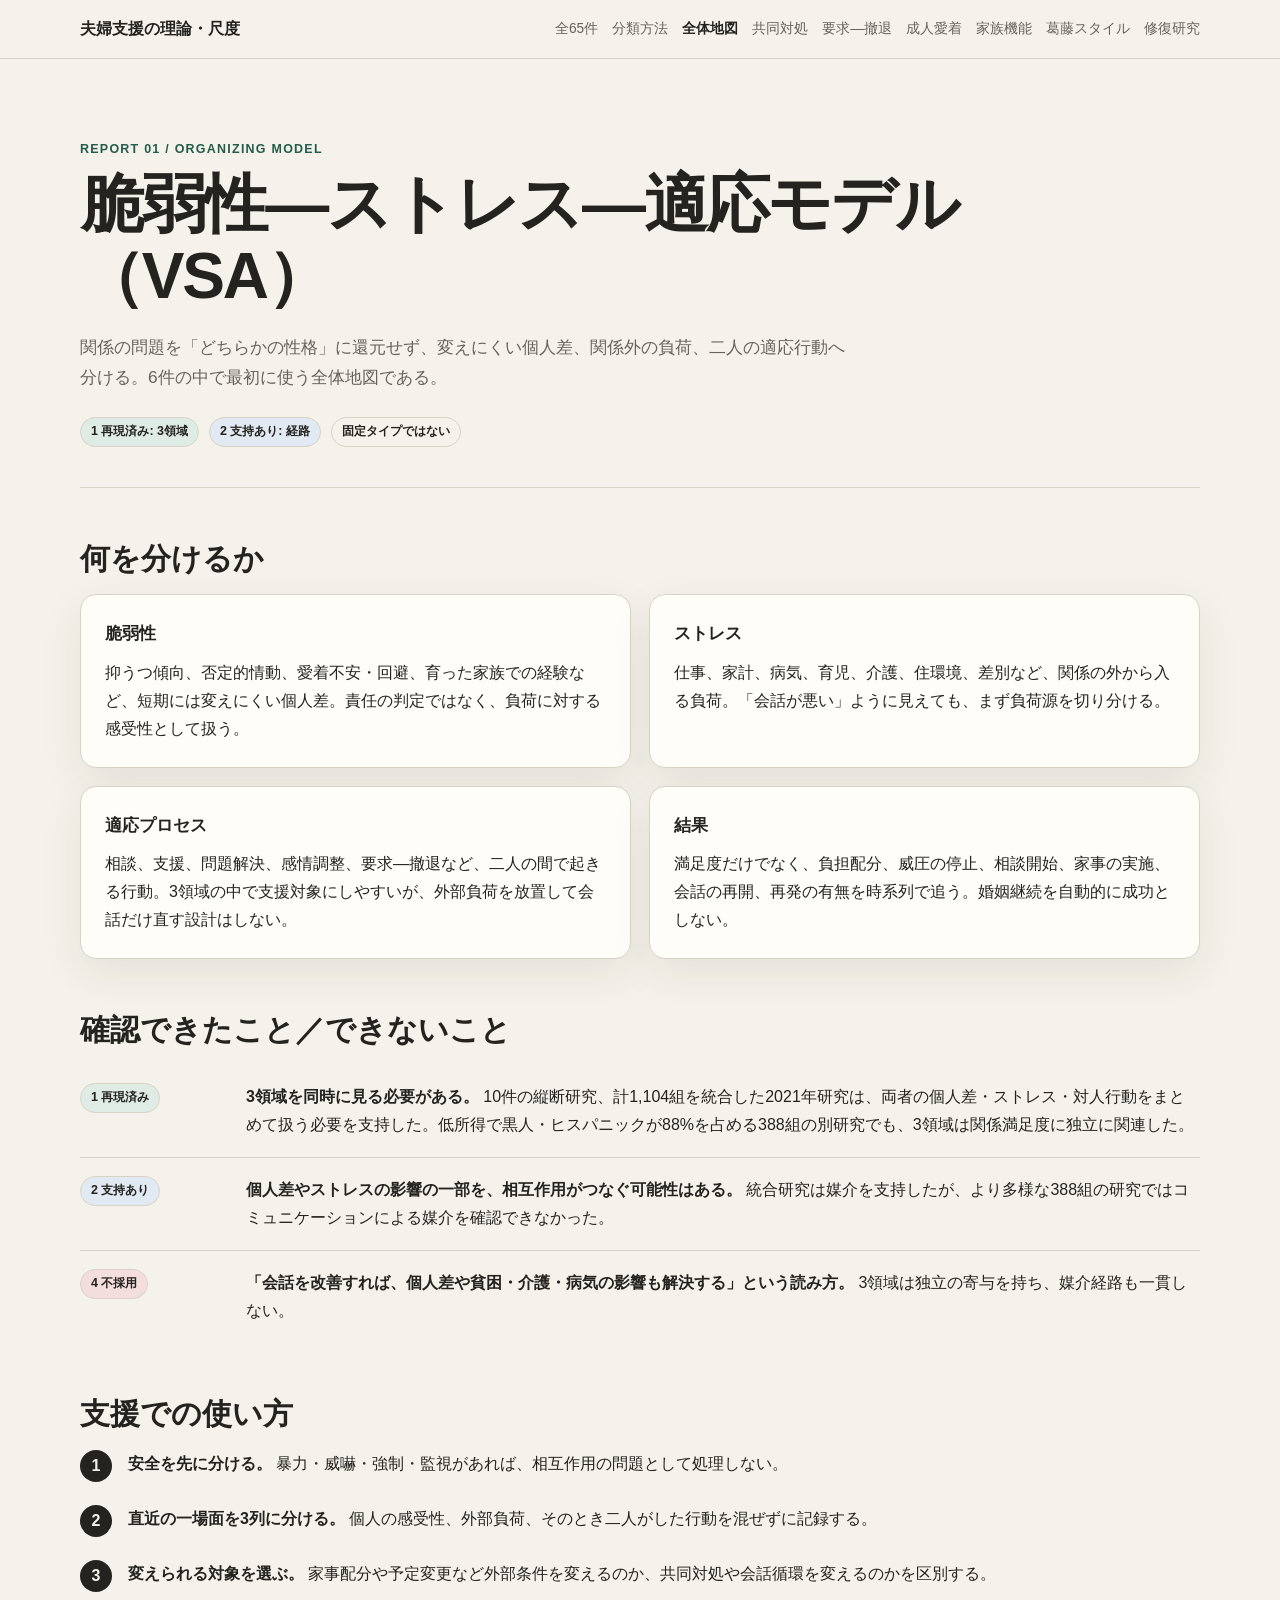
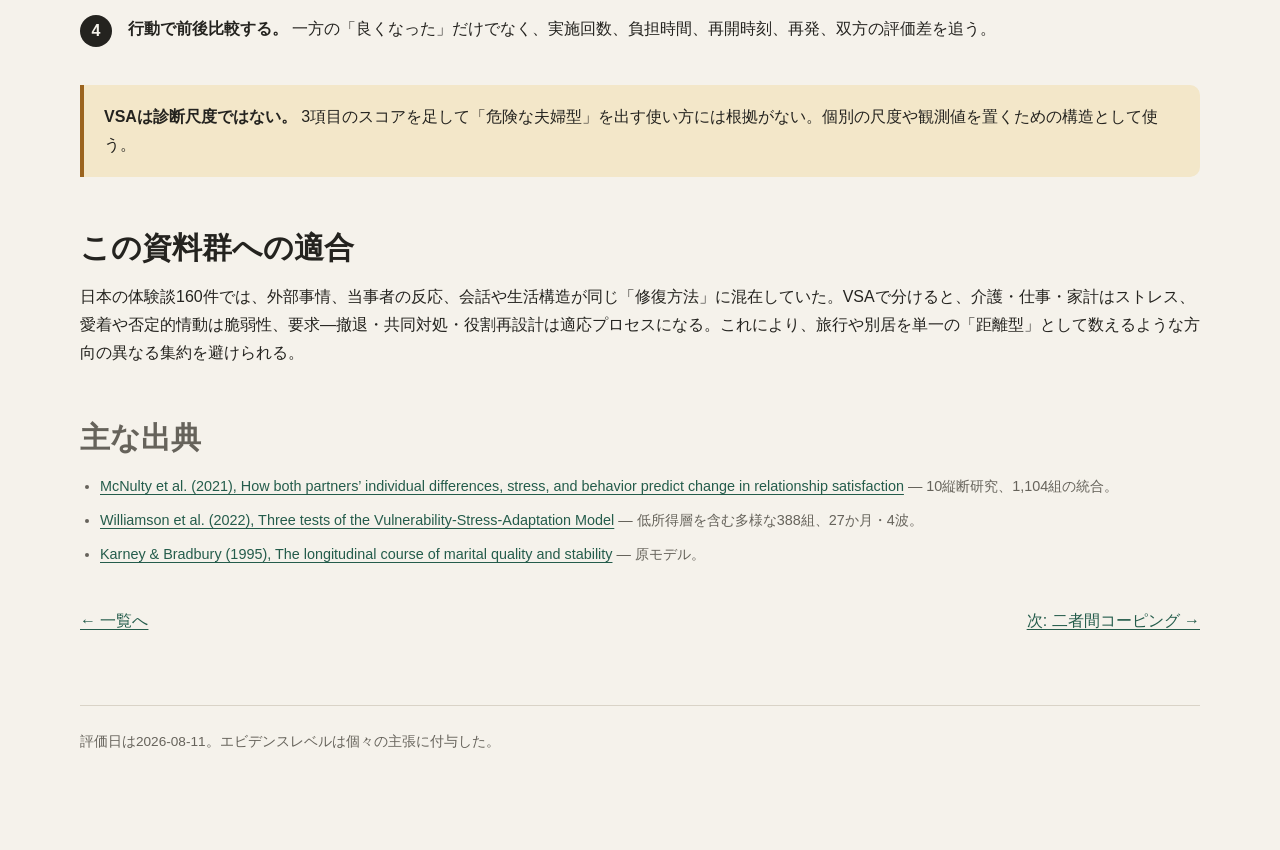
<file: docs/typologies/01-vulnerability-stress-adaptation.html>
<!doctype html>
<html lang="ja">
<head><meta charset="utf-8"><meta name="viewport" content="width=device-width, initial-scale=1"><title>脆弱性―ストレス―適応モデル — 夫婦支援レポート</title><link rel="stylesheet" href="styles.css"></head>
<body>
<div class="topbar"><div class="shell"><a class="brand" href="index.html">夫婦支援の理論・尺度</a><nav class="nav" aria-label="レポート一覧"><a href="report.html">全65件</a><a href="classification-map.html">分類方法</a><a href="01-vulnerability-stress-adaptation.html" aria-current="page">全体地図</a><a href="02-dyadic-coping.html">共同対処</a><a href="03-demand-withdraw.html">要求―撤退</a><a href="04-adult-attachment.html">成人愛着</a><a href="05-family-assessment-device.html">家族機能</a><a href="06-gottman-conflict-types.html">葛藤スタイル</a><a href="https://masaori.github.io/mawallo-research-reports/repair/">修復研究</a></nav></div></div>
<main class="shell">
  <header class="hero">
    <p class="eyebrow">Report 01 / organizing model</p>
    <h1>脆弱性―ストレス―適応モデル（VSA）</h1>
    <p class="lede">関係の問題を「どちらかの性格」に還元せず、変えにくい個人差、関係外の負荷、二人の適応行動へ分ける。6件の中で最初に使う全体地図である。</p>
    <div class="meta"><span class="level level-1">1 再現済み: 3領域</span><span class="level level-2">2 支持あり: 経路</span><span class="pill">固定タイプではない</span></div>
  </header>

  <section>
    <h2>何を分けるか</h2>
    <div class="grid">
      <article class="card"><h3>脆弱性</h3><p>抑うつ傾向、否定的情動、愛着不安・回避、育った家族での経験など、短期には変えにくい個人差。責任の判定ではなく、負荷に対する感受性として扱う。</p></article>
      <article class="card"><h3>ストレス</h3><p>仕事、家計、病気、育児、介護、住環境、差別など、関係の外から入る負荷。「会話が悪い」ように見えても、まず負荷源を切り分ける。</p></article>
      <article class="card"><h3>適応プロセス</h3><p>相談、支援、問題解決、感情調整、要求―撤退など、二人の間で起きる行動。3領域の中で支援対象にしやすいが、外部負荷を放置して会話だけ直す設計はしない。</p></article>
      <article class="card"><h3>結果</h3><p>満足度だけでなく、負担配分、威圧の停止、相談開始、家事の実施、会話の再開、再発の有無を時系列で追う。婚姻継続を自動的に成功としない。</p></article>
    </div>
  </section>

  <section>
    <h2>確認できたこと／できないこと</h2>
    <div class="claim"><span class="level level-1">1 再現済み</span><div><strong>3領域を同時に見る必要がある。</strong> 10件の縦断研究、計1,104組を統合した2021年研究は、両者の個人差・ストレス・対人行動をまとめて扱う必要を支持した。低所得で黒人・ヒスパニックが88%を占める388組の別研究でも、3領域は関係満足度に独立に関連した。</div></div>
    <div class="claim"><span class="level level-2">2 支持あり</span><div><strong>個人差やストレスの影響の一部を、相互作用がつなぐ可能性はある。</strong> 統合研究は媒介を支持したが、より多様な388組の研究ではコミュニケーションによる媒介を確認できなかった。</div></div>
    <div class="claim"><span class="level level-4">4 不採用</span><div><strong>「会話を改善すれば、個人差や貧困・介護・病気の影響も解決する」という読み方。</strong> 3領域は独立の寄与を持ち、媒介経路も一貫しない。</div></div>
  </section>

  <section>
    <h2>支援での使い方</h2>
    <ol class="steps">
      <li><strong>安全を先に分ける。</strong> 暴力・威嚇・強制・監視があれば、相互作用の問題として処理しない。</li>
      <li><strong>直近の一場面を3列に分ける。</strong> 個人の感受性、外部負荷、そのとき二人がした行動を混ぜずに記録する。</li>
      <li><strong>変えられる対象を選ぶ。</strong> 家事配分や予定変更など外部条件を変えるのか、共同対処や会話循環を変えるのかを区別する。</li>
      <li><strong>行動で前後比較する。</strong> 一方の「良くなった」だけでなく、実施回数、負担時間、再開時刻、再発、双方の評価差を追う。</li>
    </ol>
    <div class="callout warning"><p><strong>VSAは診断尺度ではない。</strong> 3項目のスコアを足して「危険な夫婦型」を出す使い方には根拠がない。個別の尺度や観測値を置くための構造として使う。</p></div>
  </section>

  <section>
    <h2>この資料群への適合</h2>
    <p>日本の体験談160件では、外部事情、当事者の反応、会話や生活構造が同じ「修復方法」に混在していた。VSAで分けると、介護・仕事・家計はストレス、愛着や否定的情動は脆弱性、要求―撤退・共同対処・役割再設計は適応プロセスになる。これにより、旅行や別居を単一の「距離型」として数えるような方向の異なる集約を避けられる。</p>
  </section>

  <section id="sources" class="sources">
    <h2>主な出典</h2>
    <ul>
      <li><a href="https://pmc.ncbi.nlm.nih.gov/articles/PMC8271655/">McNulty et al. (2021), How both partners’ individual differences, stress, and behavior predict change in relationship satisfaction</a> — 10縦断研究、1,104組の統合。</li>
      <li><a href="https://pmc.ncbi.nlm.nih.gov/articles/PMC9366884/">Williamson et al. (2022), Three tests of the Vulnerability-Stress-Adaptation Model</a> — 低所得層を含む多様な388組、27か月・4波。</li>
      <li><a href="https://doi.org/10.1037/0033-2909.118.1.3">Karney &amp; Bradbury (1995), The longitudinal course of marital quality and stability</a> — 原モデル。</li>
    </ul>
  </section>
  <div class="next"><a href="index.html">← 一覧へ</a><a href="02-dyadic-coping.html">次: 二者間コーピング →</a></div>
  <footer class="footer">評価日は2026-08-11。エビデンスレベルは個々の主張に付与した。</footer>
</main>
</body></html>
</file>
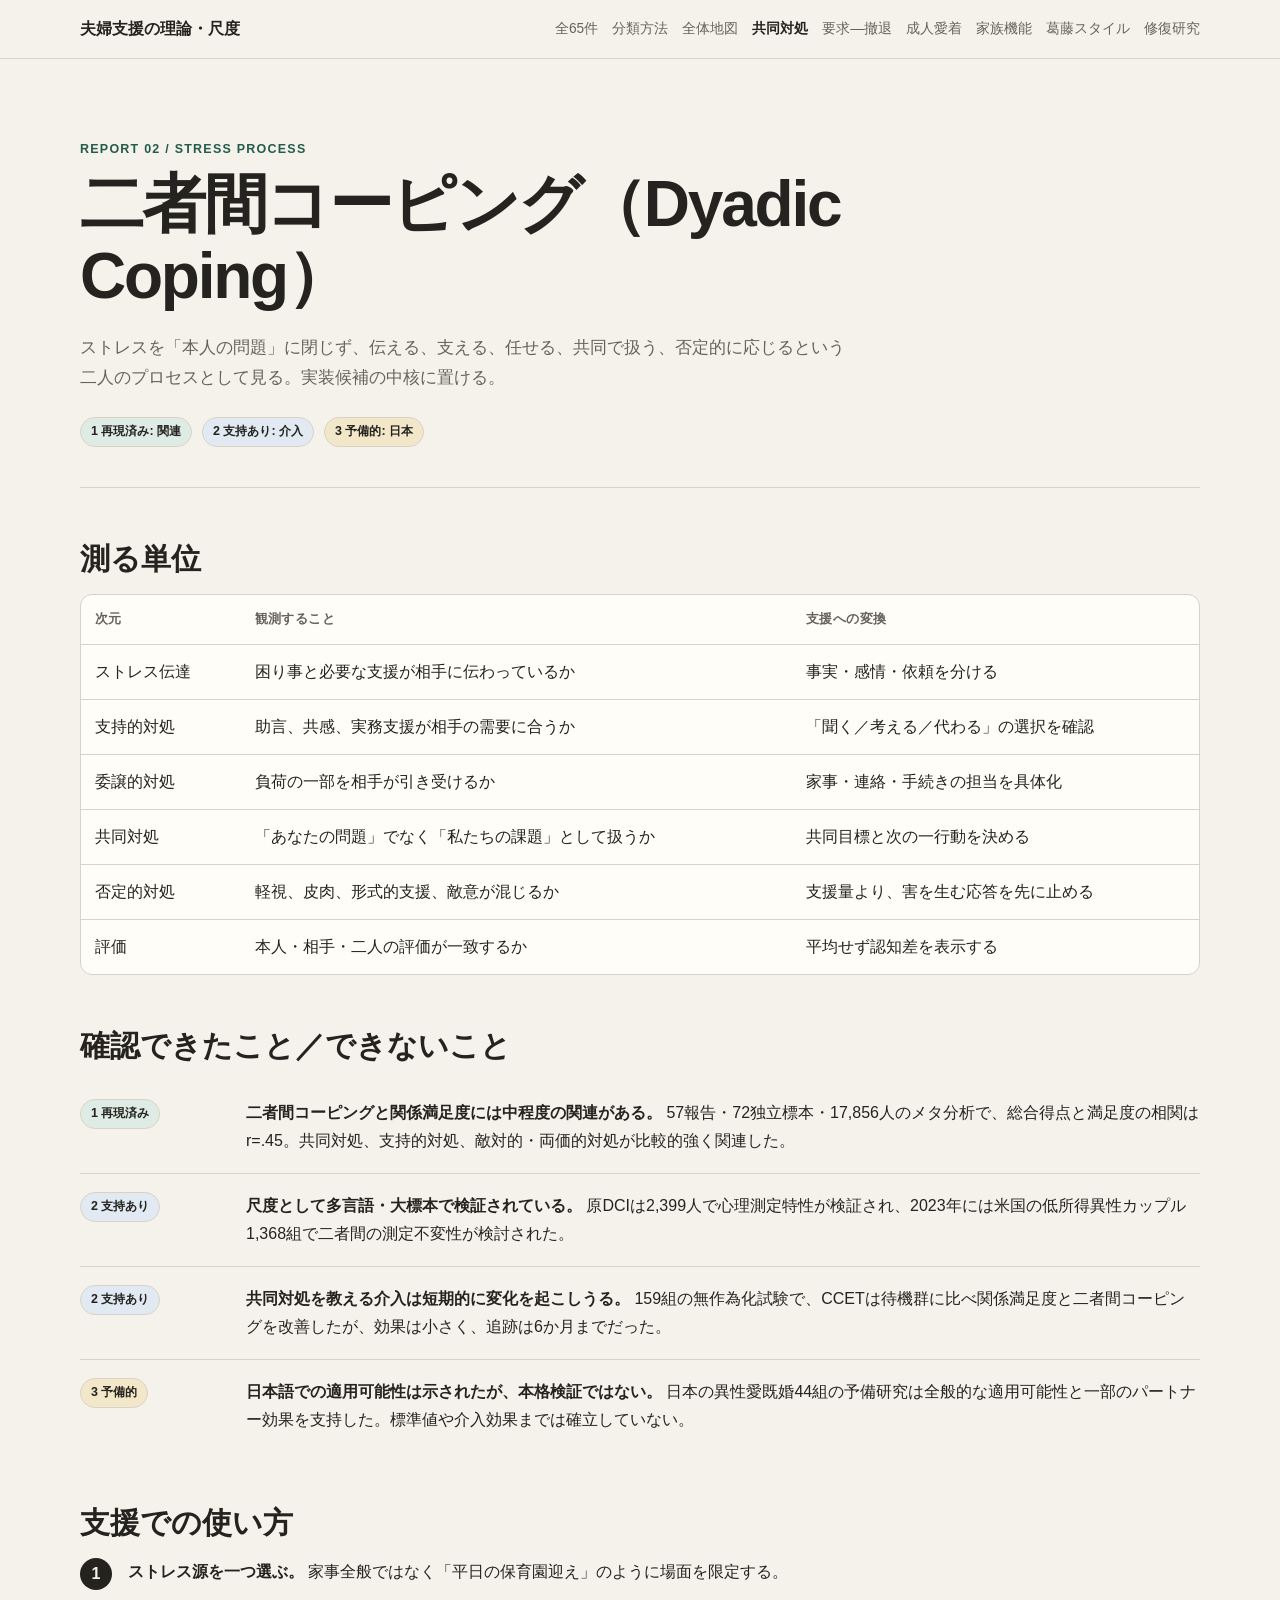
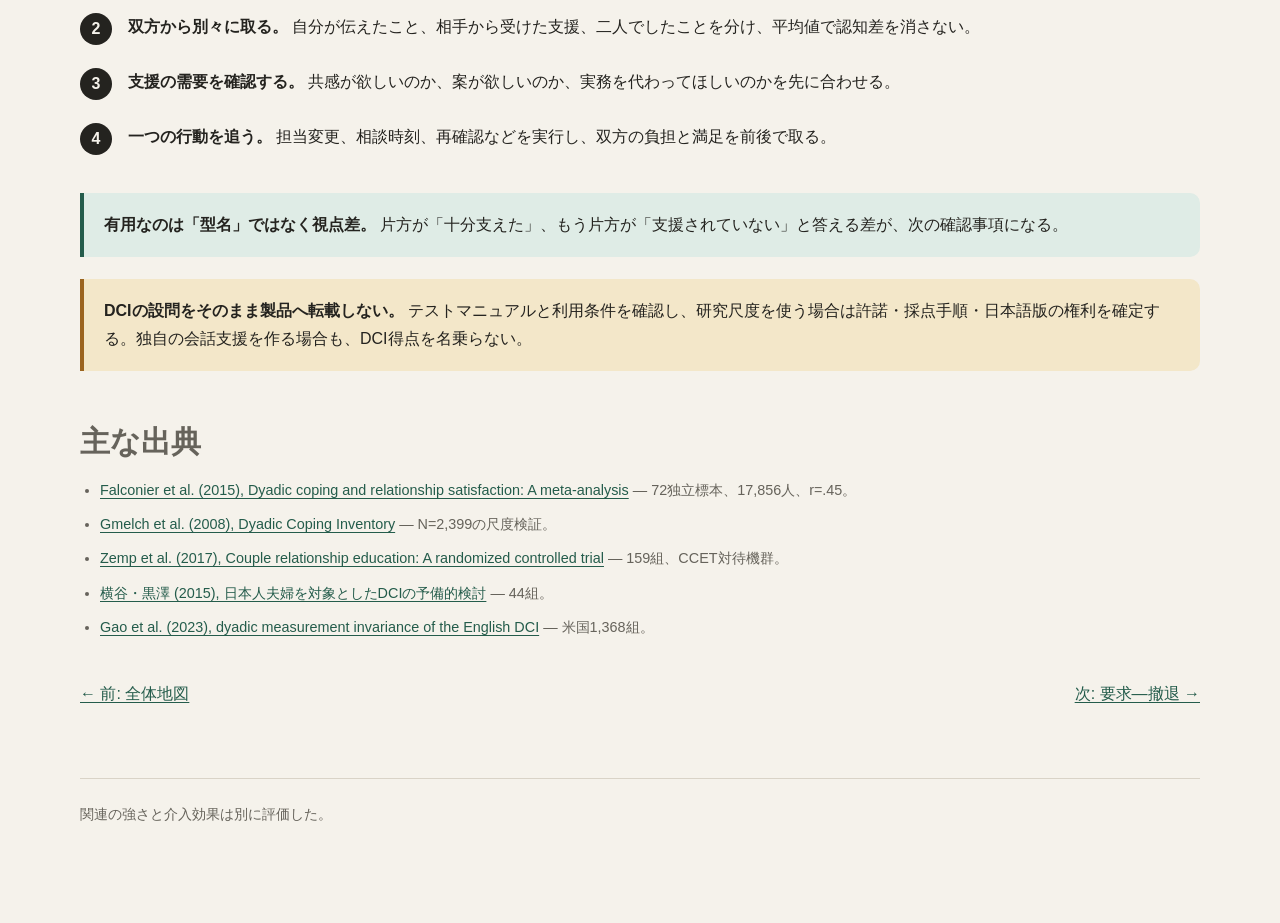
<file: docs/typologies/02-dyadic-coping.html>
<!doctype html>
<html lang="ja">
<head><meta charset="utf-8"><meta name="viewport" content="width=device-width, initial-scale=1"><title>二者間コーピング — 夫婦支援レポート</title><link rel="stylesheet" href="styles.css"></head>
<body>
<div class="topbar"><div class="shell"><a class="brand" href="index.html">夫婦支援の理論・尺度</a><nav class="nav" aria-label="レポート一覧"><a href="report.html">全65件</a><a href="classification-map.html">分類方法</a><a href="01-vulnerability-stress-adaptation.html">全体地図</a><a href="02-dyadic-coping.html" aria-current="page">共同対処</a><a href="03-demand-withdraw.html">要求―撤退</a><a href="04-adult-attachment.html">成人愛着</a><a href="05-family-assessment-device.html">家族機能</a><a href="06-gottman-conflict-types.html">葛藤スタイル</a><a href="https://masaori.github.io/mawallo-research-reports/repair/">修復研究</a></nav></div></div>
<main class="shell">
  <header class="hero">
    <p class="eyebrow">Report 02 / stress process</p>
    <h1>二者間コーピング（Dyadic Coping）</h1>
    <p class="lede">ストレスを「本人の問題」に閉じず、伝える、支える、任せる、共同で扱う、否定的に応じるという二人のプロセスとして見る。実装候補の中核に置ける。</p>
    <div class="meta"><span class="level level-1">1 再現済み: 関連</span><span class="level level-2">2 支持あり: 介入</span><span class="level level-3">3 予備的: 日本</span></div>
  </header>

  <section>
    <h2>測る単位</h2>
    <div class="table-wrap"><table>
      <thead><tr><th>次元</th><th>観測すること</th><th>支援への変換</th></tr></thead>
      <tbody>
        <tr><td>ストレス伝達</td><td>困り事と必要な支援が相手に伝わっているか</td><td>事実・感情・依頼を分ける</td></tr>
        <tr><td>支持的対処</td><td>助言、共感、実務支援が相手の需要に合うか</td><td>「聞く／考える／代わる」の選択を確認</td></tr>
        <tr><td>委譲的対処</td><td>負荷の一部を相手が引き受けるか</td><td>家事・連絡・手続きの担当を具体化</td></tr>
        <tr><td>共同対処</td><td>「あなたの問題」でなく「私たちの課題」として扱うか</td><td>共同目標と次の一行動を決める</td></tr>
        <tr><td>否定的対処</td><td>軽視、皮肉、形式的支援、敵意が混じるか</td><td>支援量より、害を生む応答を先に止める</td></tr>
        <tr><td>評価</td><td>本人・相手・二人の評価が一致するか</td><td>平均せず認知差を表示する</td></tr>
      </tbody>
    </table></div>
  </section>

  <section>
    <h2>確認できたこと／できないこと</h2>
    <div class="claim"><span class="level level-1">1 再現済み</span><div><strong>二者間コーピングと関係満足度には中程度の関連がある。</strong> 57報告・72独立標本・17,856人のメタ分析で、総合得点と満足度の相関は r=.45。共同対処、支持的対処、敵対的・両価的対処が比較的強く関連した。</div></div>
    <div class="claim"><span class="level level-2">2 支持あり</span><div><strong>尺度として多言語・大標本で検証されている。</strong> 原DCIは2,399人で心理測定特性が検証され、2023年には米国の低所得異性カップル1,368組で二者間の測定不変性が検討された。</div></div>
    <div class="claim"><span class="level level-2">2 支持あり</span><div><strong>共同対処を教える介入は短期的に変化を起こしうる。</strong> 159組の無作為化試験で、CCETは待機群に比べ関係満足度と二者間コーピングを改善したが、効果は小さく、追跡は6か月までだった。</div></div>
    <div class="claim"><span class="level level-3">3 予備的</span><div><strong>日本語での適用可能性は示されたが、本格検証ではない。</strong> 日本の異性愛既婚44組の予備研究は全般的な適用可能性と一部のパートナー効果を支持した。標準値や介入効果までは確立していない。</div></div>
  </section>

  <section>
    <h2>支援での使い方</h2>
    <ol class="steps">
      <li><strong>ストレス源を一つ選ぶ。</strong> 家事全般ではなく「平日の保育園迎え」のように場面を限定する。</li>
      <li><strong>双方から別々に取る。</strong> 自分が伝えたこと、相手から受けた支援、二人でしたことを分け、平均値で認知差を消さない。</li>
      <li><strong>支援の需要を確認する。</strong> 共感が欲しいのか、案が欲しいのか、実務を代わってほしいのかを先に合わせる。</li>
      <li><strong>一つの行動を追う。</strong> 担当変更、相談時刻、再確認などを実行し、双方の負担と満足を前後で取る。</li>
    </ol>
    <div class="callout"><p><strong>有用なのは「型名」ではなく視点差。</strong> 片方が「十分支えた」、もう片方が「支援されていない」と答える差が、次の確認事項になる。</p></div>
    <div class="callout warning"><p><strong>DCIの設問をそのまま製品へ転載しない。</strong> テストマニュアルと利用条件を確認し、研究尺度を使う場合は許諾・採点手順・日本語版の権利を確定する。独自の会話支援を作る場合も、DCI得点を名乗らない。</p></div>
  </section>

  <section id="sources" class="sources">
    <h2>主な出典</h2>
    <ul>
      <li><a href="https://pubmed.ncbi.nlm.nih.gov/26295276/">Falconier et al. (2015), Dyadic coping and relationship satisfaction: A meta-analysis</a> — 72独立標本、17,856人、r=.45。</li>
      <li><a href="https://ubp.uni-bamberg.de/jfr/index.php/jfr/article/view/264">Gmelch et al. (2008), Dyadic Coping Inventory</a> — N=2,399の尺度検証。</li>
      <li><a href="https://pubmed.ncbi.nlm.nih.gov/27991810/">Zemp et al. (2017), Couple relationship education: A randomized controlled trial</a> — 159組、CCET対待機群。</li>
      <li><a href="https://www.jstage.jst.go.jp/article/psysoc/58/3/58_155/_article/-char/ja">横谷・黒澤 (2015), 日本人夫婦を対象としたDCIの予備的検討</a> — 44組。</li>
      <li><a href="https://journals.sagepub.com/doi/10.1177/02654075231200603">Gao et al. (2023), dyadic measurement invariance of the English DCI</a> — 米国1,368組。</li>
    </ul>
  </section>
  <div class="next"><a href="01-vulnerability-stress-adaptation.html">← 前: 全体地図</a><a href="03-demand-withdraw.html">次: 要求―撤退 →</a></div>
  <footer class="footer">関連の強さと介入効果は別に評価した。</footer>
</main>
</body></html>
</file>
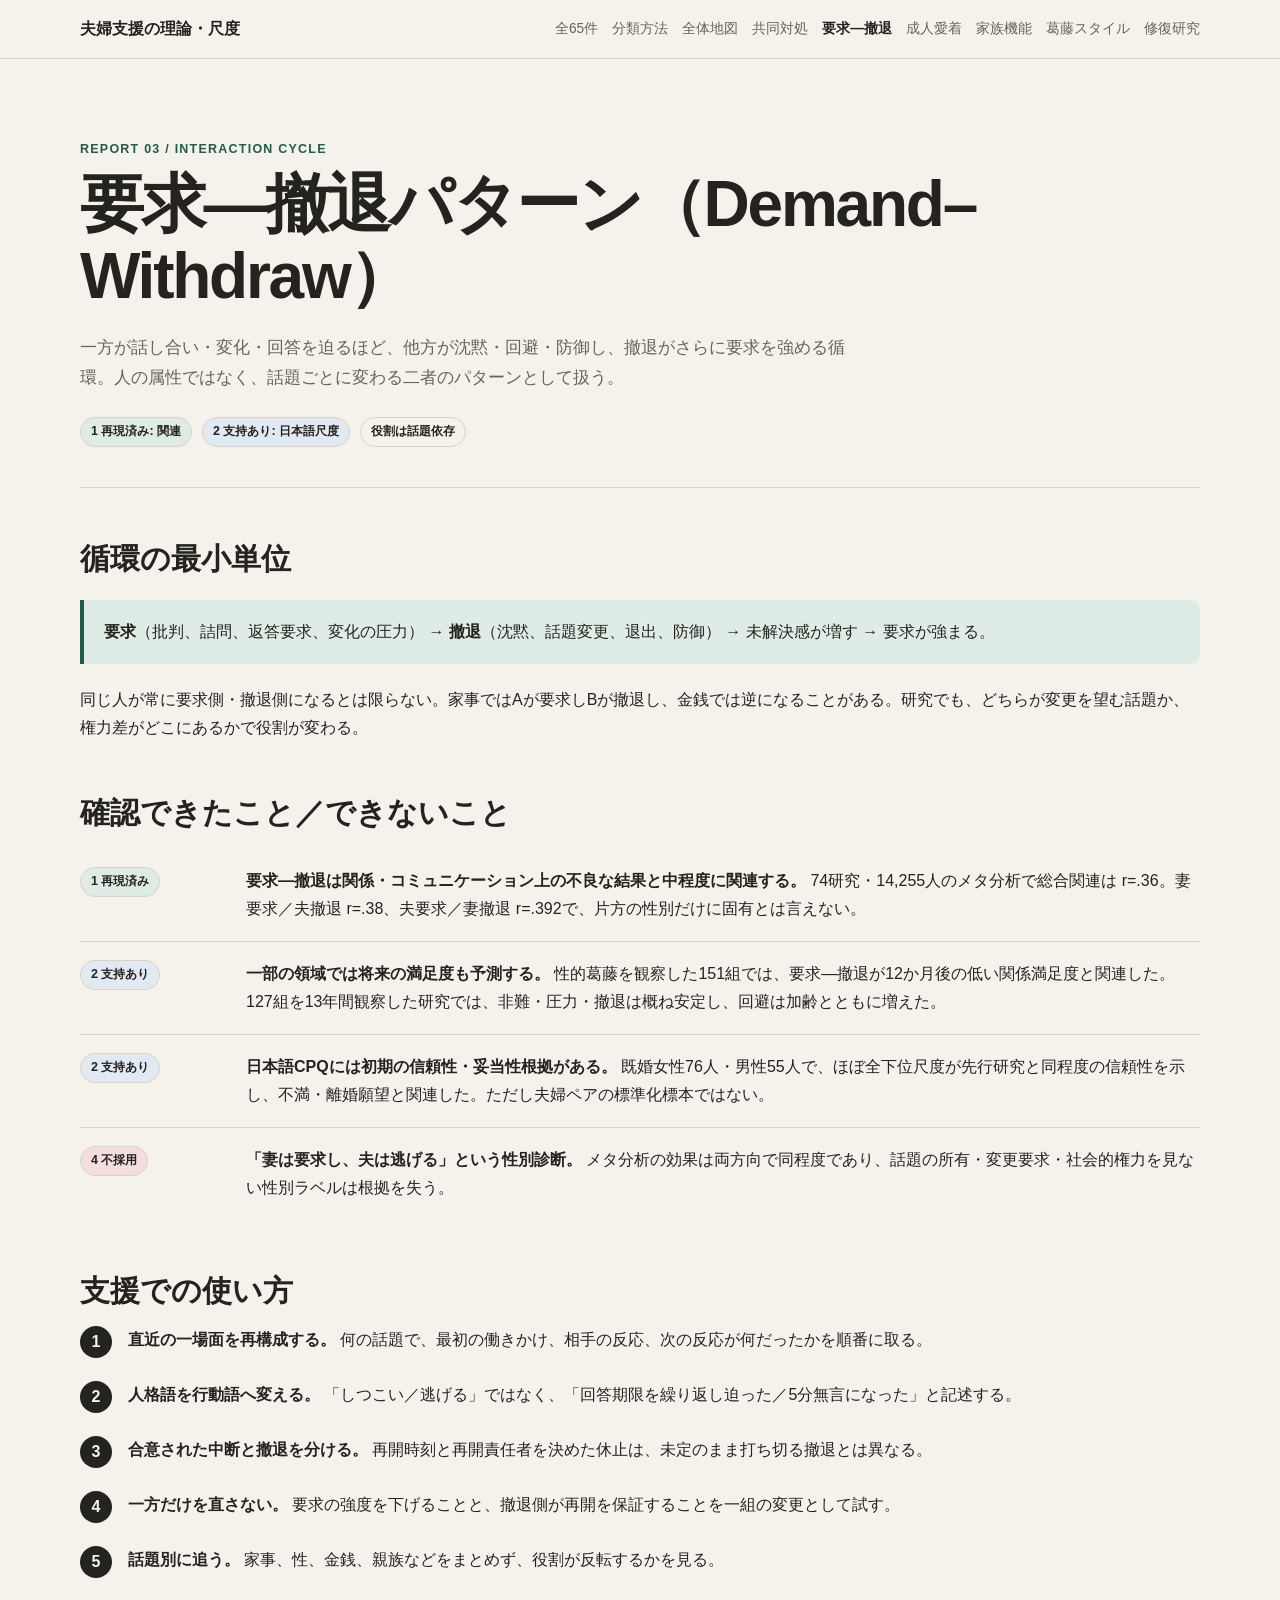
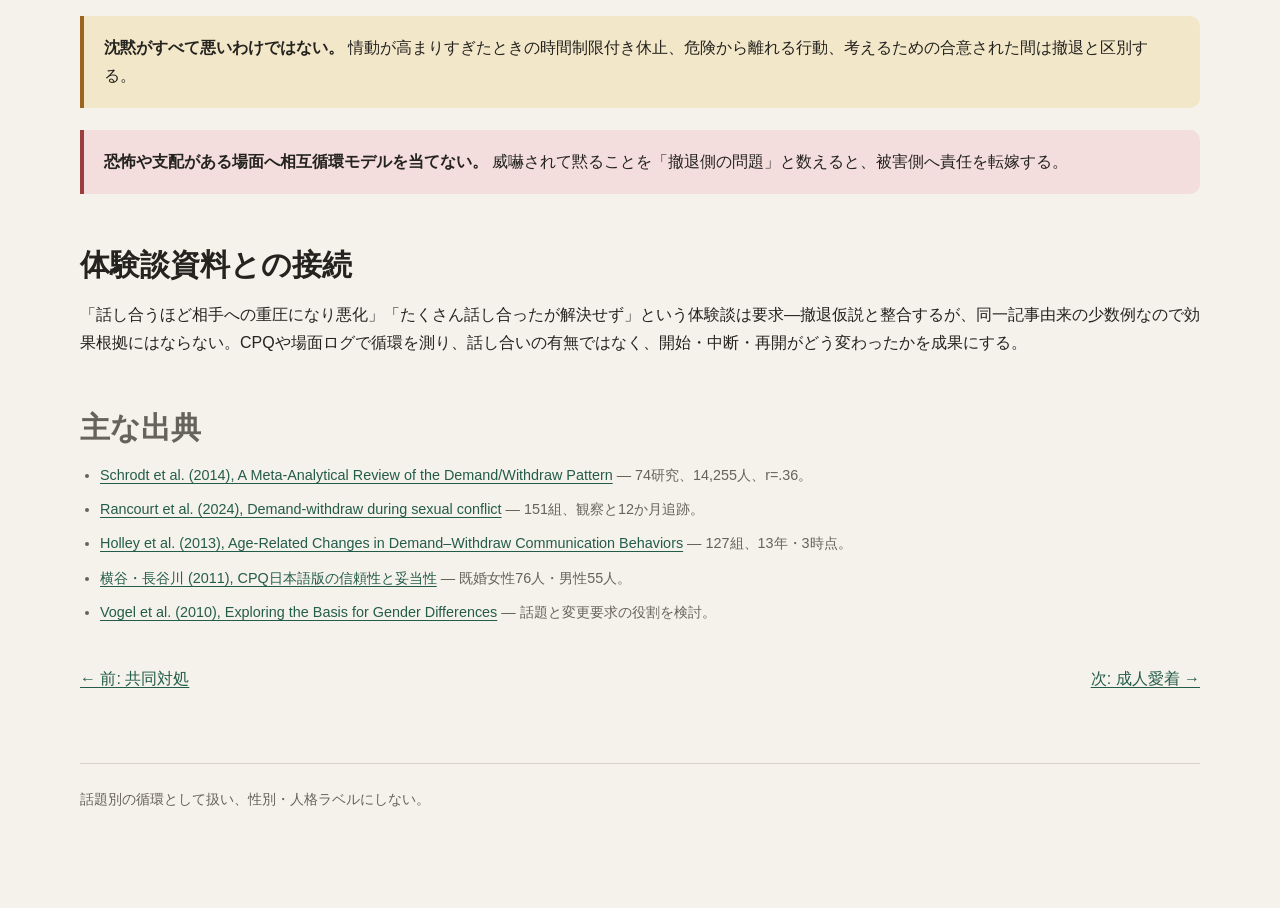
<file: docs/typologies/03-demand-withdraw.html>
<!doctype html>
<html lang="ja">
<head><meta charset="utf-8"><meta name="viewport" content="width=device-width, initial-scale=1"><title>要求―撤退パターン — 夫婦支援レポート</title><link rel="stylesheet" href="styles.css"></head>
<body>
<div class="topbar"><div class="shell"><a class="brand" href="index.html">夫婦支援の理論・尺度</a><nav class="nav" aria-label="レポート一覧"><a href="report.html">全65件</a><a href="classification-map.html">分類方法</a><a href="01-vulnerability-stress-adaptation.html">全体地図</a><a href="02-dyadic-coping.html">共同対処</a><a href="03-demand-withdraw.html" aria-current="page">要求―撤退</a><a href="04-adult-attachment.html">成人愛着</a><a href="05-family-assessment-device.html">家族機能</a><a href="06-gottman-conflict-types.html">葛藤スタイル</a><a href="https://masaori.github.io/mawallo-research-reports/repair/">修復研究</a></nav></div></div>
<main class="shell">
  <header class="hero">
    <p class="eyebrow">Report 03 / interaction cycle</p>
    <h1>要求―撤退パターン（Demand–Withdraw）</h1>
    <p class="lede">一方が話し合い・変化・回答を迫るほど、他方が沈黙・回避・防御し、撤退がさらに要求を強める循環。人の属性ではなく、話題ごとに変わる二者のパターンとして扱う。</p>
    <div class="meta"><span class="level level-1">1 再現済み: 関連</span><span class="level level-2">2 支持あり: 日本語尺度</span><span class="pill">役割は話題依存</span></div>
  </header>

  <section>
    <h2>循環の最小単位</h2>
    <div class="callout"><p><strong>要求</strong>（批判、詰問、返答要求、変化の圧力） → <strong>撤退</strong>（沈黙、話題変更、退出、防御） → 未解決感が増す → 要求が強まる。</p></div>
    <p>同じ人が常に要求側・撤退側になるとは限らない。家事ではAが要求しBが撤退し、金銭では逆になることがある。研究でも、どちらが変更を望む話題か、権力差がどこにあるかで役割が変わる。</p>
  </section>

  <section>
    <h2>確認できたこと／できないこと</h2>
    <div class="claim"><span class="level level-1">1 再現済み</span><div><strong>要求―撤退は関係・コミュニケーション上の不良な結果と中程度に関連する。</strong> 74研究・14,255人のメタ分析で総合関連は r=.36。妻要求／夫撤退 r=.38、夫要求／妻撤退 r=.392で、片方の性別だけに固有とは言えない。</div></div>
    <div class="claim"><span class="level level-2">2 支持あり</span><div><strong>一部の領域では将来の満足度も予測する。</strong> 性的葛藤を観察した151組では、要求―撤退が12か月後の低い関係満足度と関連した。127組を13年間観察した研究では、非難・圧力・撤退は概ね安定し、回避は加齢とともに増えた。</div></div>
    <div class="claim"><span class="level level-2">2 支持あり</span><div><strong>日本語CPQには初期の信頼性・妥当性根拠がある。</strong> 既婚女性76人・男性55人で、ほぼ全下位尺度が先行研究と同程度の信頼性を示し、不満・離婚願望と関連した。ただし夫婦ペアの標準化標本ではない。</div></div>
    <div class="claim"><span class="level level-4">4 不採用</span><div><strong>「妻は要求し、夫は逃げる」という性別診断。</strong> メタ分析の効果は両方向で同程度であり、話題の所有・変更要求・社会的権力を見ない性別ラベルは根拠を失う。</div></div>
  </section>

  <section>
    <h2>支援での使い方</h2>
    <ol class="steps">
      <li><strong>直近の一場面を再構成する。</strong> 何の話題で、最初の働きかけ、相手の反応、次の反応が何だったかを順番に取る。</li>
      <li><strong>人格語を行動語へ変える。</strong> 「しつこい／逃げる」ではなく、「回答期限を繰り返し迫った／5分無言になった」と記述する。</li>
      <li><strong>合意された中断と撤退を分ける。</strong> 再開時刻と再開責任者を決めた休止は、未定のまま打ち切る撤退とは異なる。</li>
      <li><strong>一方だけを直さない。</strong> 要求の強度を下げることと、撤退側が再開を保証することを一組の変更として試す。</li>
      <li><strong>話題別に追う。</strong> 家事、性、金銭、親族などをまとめず、役割が反転するかを見る。</li>
    </ol>
    <div class="callout warning"><p><strong>沈黙がすべて悪いわけではない。</strong> 情動が高まりすぎたときの時間制限付き休止、危険から離れる行動、考えるための合意された間は撤退と区別する。</p></div>
    <div class="callout stop"><p><strong>恐怖や支配がある場面へ相互循環モデルを当てない。</strong> 威嚇されて黙ることを「撤退側の問題」と数えると、被害側へ責任を転嫁する。</p></div>
  </section>

  <section>
    <h2>体験談資料との接続</h2>
    <p>「話し合うほど相手への重圧になり悪化」「たくさん話し合ったが解決せず」という体験談は要求―撤退仮説と整合するが、同一記事由来の少数例なので効果根拠にはならない。CPQや場面ログで循環を測り、話し合いの有無ではなく、開始・中断・再開がどう変わったかを成果にする。</p>
  </section>

  <section id="sources" class="sources">
    <h2>主な出典</h2>
    <ul>
      <li><a href="https://www.tandfonline.com/doi/abs/10.1080/03637751.2013.813632">Schrodt et al. (2014), A Meta-Analytical Review of the Demand/Withdraw Pattern</a> — 74研究、14,255人、r=.36。</li>
      <li><a href="https://pubmed.ncbi.nlm.nih.gov/39115370/">Rancourt et al. (2024), Demand-withdraw during sexual conflict</a> — 151組、観察と12か月追跡。</li>
      <li><a href="https://pmc.ncbi.nlm.nih.gov/articles/PMC3728718/">Holley et al. (2013), Age-Related Changes in Demand–Withdraw Communication Behaviors</a> — 127組、13年・3時点。</li>
      <li><a href="https://www.jstage.jst.go.jp/article/cou/44/3/44_244/_article/-char/ja/">横谷・長谷川 (2011), CPQ日本語版の信頼性と妥当性</a> — 既婚女性76人・男性55人。</li>
      <li><a href="https://pmc.ncbi.nlm.nih.gov/articles/PMC3014221/">Vogel et al. (2010), Exploring the Basis for Gender Differences</a> — 話題と変更要求の役割を検討。</li>
    </ul>
  </section>
  <div class="next"><a href="02-dyadic-coping.html">← 前: 共同対処</a><a href="04-adult-attachment.html">次: 成人愛着 →</a></div>
  <footer class="footer">話題別の循環として扱い、性別・人格ラベルにしない。</footer>
</main>
</body></html>
</file>
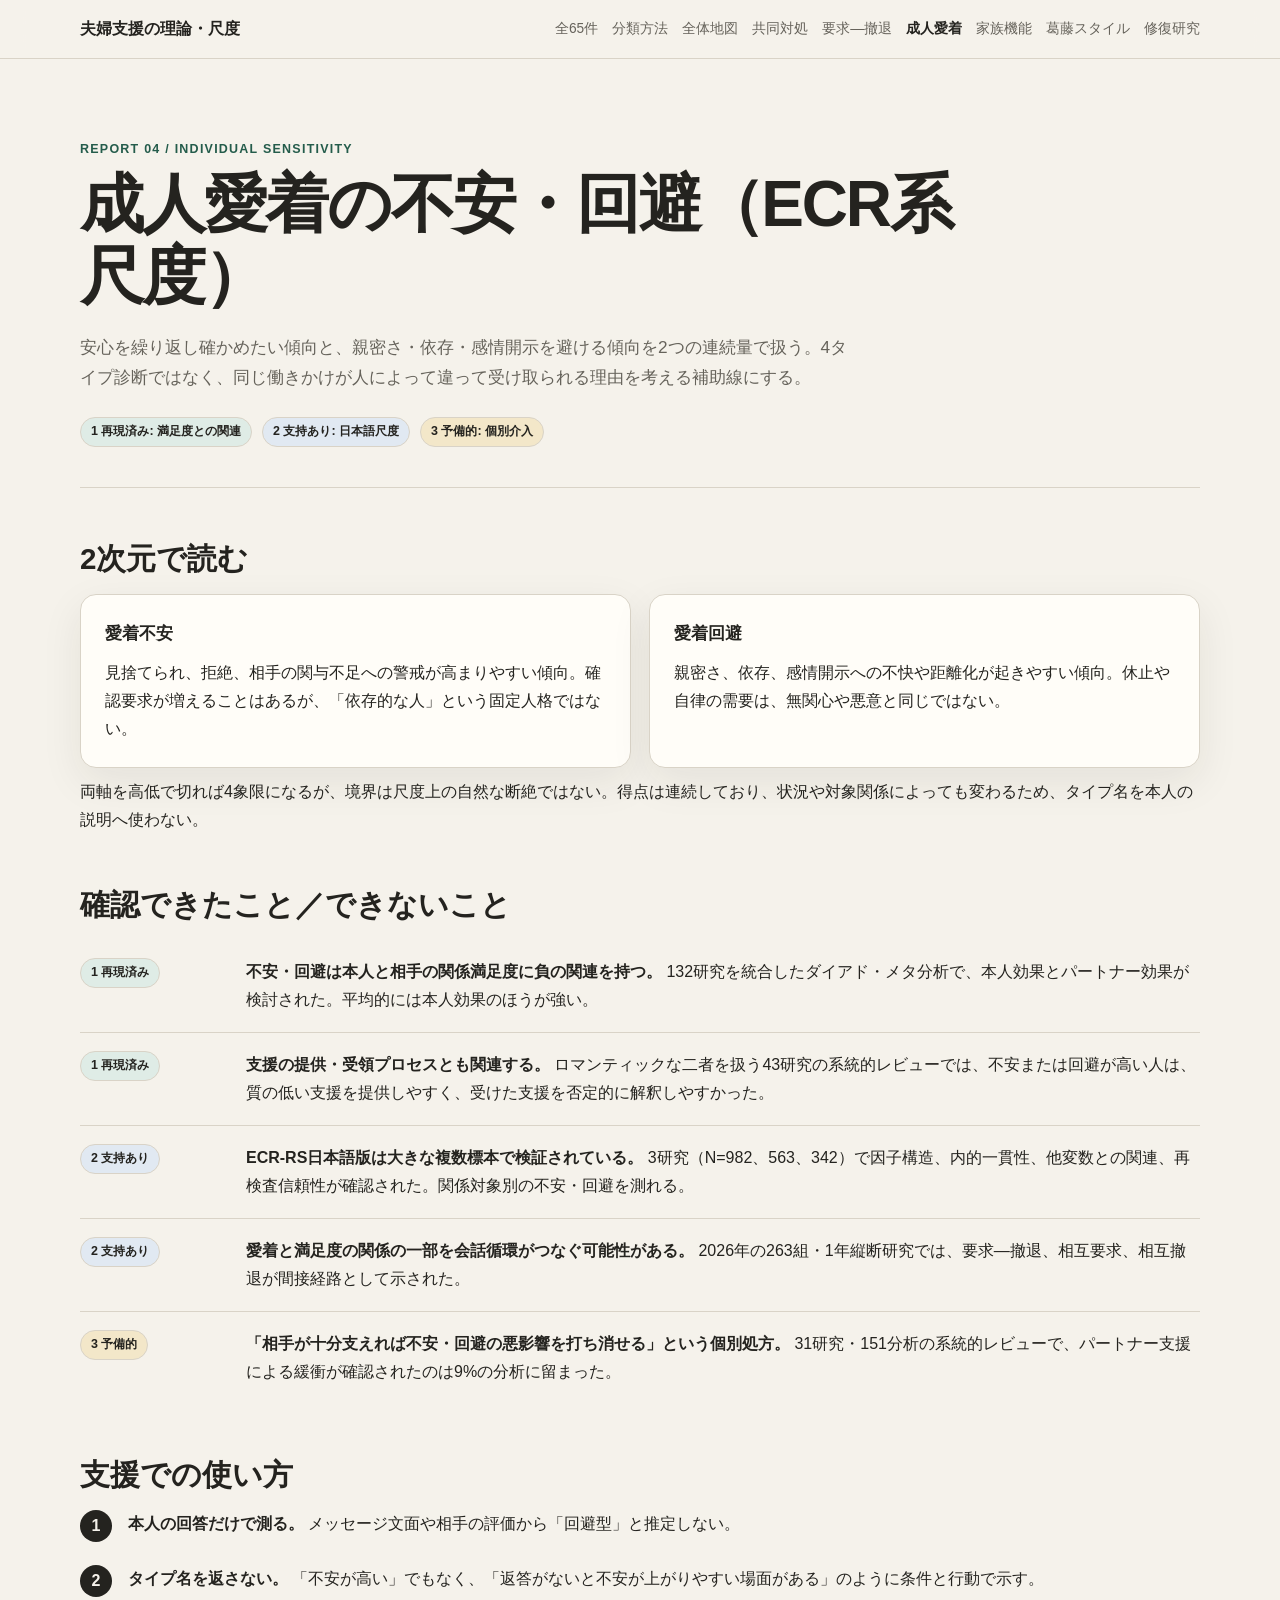
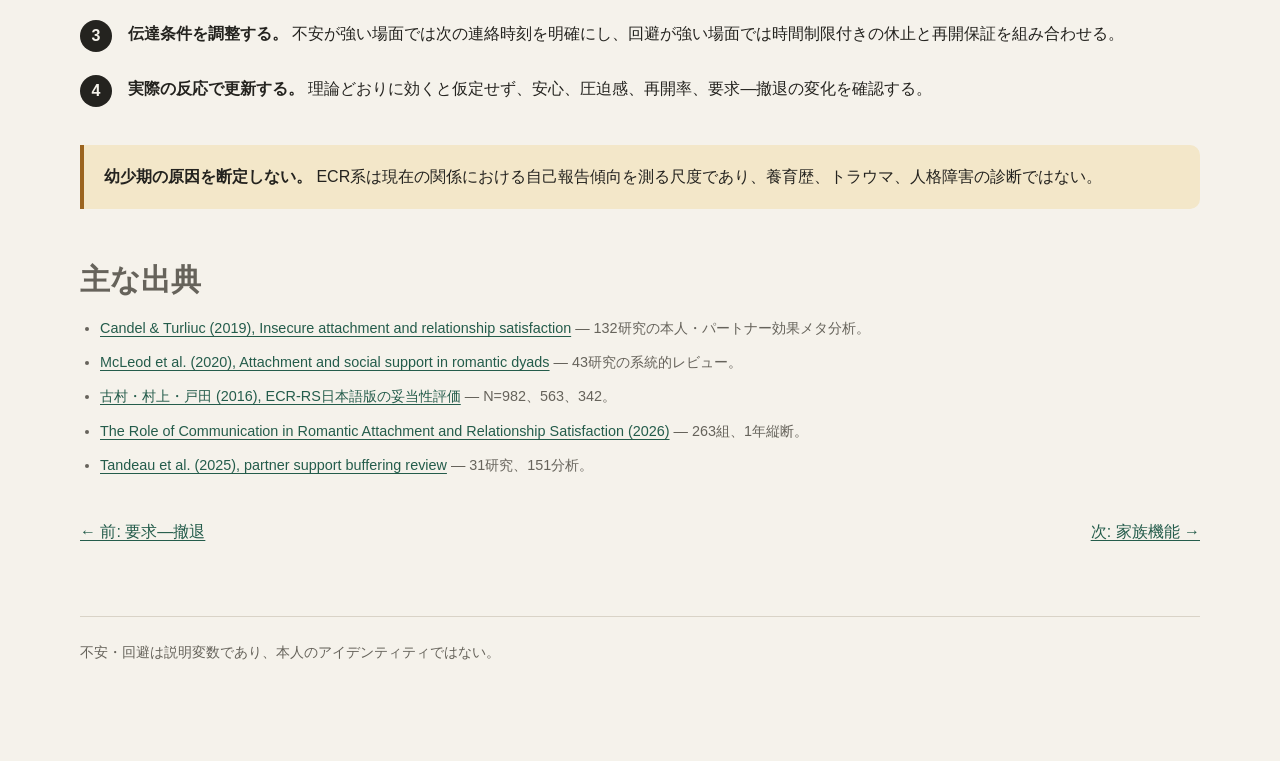
<file: docs/typologies/04-adult-attachment.html>
<!doctype html>
<html lang="ja">
<head><meta charset="utf-8"><meta name="viewport" content="width=device-width, initial-scale=1"><title>成人愛着の不安・回避 — 夫婦支援レポート</title><link rel="stylesheet" href="styles.css"></head>
<body>
<div class="topbar"><div class="shell"><a class="brand" href="index.html">夫婦支援の理論・尺度</a><nav class="nav" aria-label="レポート一覧"><a href="report.html">全65件</a><a href="classification-map.html">分類方法</a><a href="01-vulnerability-stress-adaptation.html">全体地図</a><a href="02-dyadic-coping.html">共同対処</a><a href="03-demand-withdraw.html">要求―撤退</a><a href="04-adult-attachment.html" aria-current="page">成人愛着</a><a href="05-family-assessment-device.html">家族機能</a><a href="06-gottman-conflict-types.html">葛藤スタイル</a><a href="https://masaori.github.io/mawallo-research-reports/repair/">修復研究</a></nav></div></div>
<main class="shell">
  <header class="hero">
    <p class="eyebrow">Report 04 / individual sensitivity</p>
    <h1>成人愛着の不安・回避（ECR系尺度）</h1>
    <p class="lede">安心を繰り返し確かめたい傾向と、親密さ・依存・感情開示を避ける傾向を2つの連続量で扱う。4タイプ診断ではなく、同じ働きかけが人によって違って受け取られる理由を考える補助線にする。</p>
    <div class="meta"><span class="level level-1">1 再現済み: 満足度との関連</span><span class="level level-2">2 支持あり: 日本語尺度</span><span class="level level-3">3 予備的: 個別介入</span></div>
  </header>

  <section>
    <h2>2次元で読む</h2>
    <div class="grid">
      <article class="card"><h3>愛着不安</h3><p>見捨てられ、拒絶、相手の関与不足への警戒が高まりやすい傾向。確認要求が増えることはあるが、「依存的な人」という固定人格ではない。</p></article>
      <article class="card"><h3>愛着回避</h3><p>親密さ、依存、感情開示への不快や距離化が起きやすい傾向。休止や自律の需要は、無関心や悪意と同じではない。</p></article>
    </div>
    <p>両軸を高低で切れば4象限になるが、境界は尺度上の自然な断絶ではない。得点は連続しており、状況や対象関係によっても変わるため、タイプ名を本人の説明へ使わない。</p>
  </section>

  <section>
    <h2>確認できたこと／できないこと</h2>
    <div class="claim"><span class="level level-1">1 再現済み</span><div><strong>不安・回避は本人と相手の関係満足度に負の関連を持つ。</strong> 132研究を統合したダイアド・メタ分析で、本人効果とパートナー効果が検討された。平均的には本人効果のほうが強い。</div></div>
    <div class="claim"><span class="level level-1">1 再現済み</span><div><strong>支援の提供・受領プロセスとも関連する。</strong> ロマンティックな二者を扱う43研究の系統的レビューでは、不安または回避が高い人は、質の低い支援を提供しやすく、受けた支援を否定的に解釈しやすかった。</div></div>
    <div class="claim"><span class="level level-2">2 支持あり</span><div><strong>ECR-RS日本語版は大きな複数標本で検証されている。</strong> 3研究（N=982、563、342）で因子構造、内的一貫性、他変数との関連、再検査信頼性が確認された。関係対象別の不安・回避を測れる。</div></div>
    <div class="claim"><span class="level level-2">2 支持あり</span><div><strong>愛着と満足度の関係の一部を会話循環がつなぐ可能性がある。</strong> 2026年の263組・1年縦断研究では、要求―撤退、相互要求、相互撤退が間接経路として示された。</div></div>
    <div class="claim"><span class="level level-3">3 予備的</span><div><strong>「相手が十分支えれば不安・回避の悪影響を打ち消せる」という個別処方。</strong> 31研究・151分析の系統的レビューで、パートナー支援による緩衝が確認されたのは9%の分析に留まった。</div></div>
  </section>

  <section>
    <h2>支援での使い方</h2>
    <ol class="steps">
      <li><strong>本人の回答だけで測る。</strong> メッセージ文面や相手の評価から「回避型」と推定しない。</li>
      <li><strong>タイプ名を返さない。</strong> 「不安が高い」でもなく、「返答がないと不安が上がりやすい場面がある」のように条件と行動で示す。</li>
      <li><strong>伝達条件を調整する。</strong> 不安が強い場面では次の連絡時刻を明確にし、回避が強い場面では時間制限付きの休止と再開保証を組み合わせる。</li>
      <li><strong>実際の反応で更新する。</strong> 理論どおりに効くと仮定せず、安心、圧迫感、再開率、要求―撤退の変化を確認する。</li>
    </ol>
    <div class="callout warning"><p><strong>幼少期の原因を断定しない。</strong> ECR系は現在の関係における自己報告傾向を測る尺度であり、養育歴、トラウマ、人格障害の診断ではない。</p></div>
  </section>

  <section id="sources" class="sources">
    <h2>主な出典</h2>
    <ul>
      <li><a href="https://www.sciencedirect.com/science/article/abs/pii/S0191886919302673">Candel &amp; Turliuc (2019), Insecure attachment and relationship satisfaction</a> — 132研究の本人・パートナー効果メタ分析。</li>
      <li><a href="https://pubmed.ncbi.nlm.nih.gov/31566266/">McLeod et al. (2020), Attachment and social support in romantic dyads</a> — 43研究の系統的レビュー。</li>
      <li><a href="https://www.jstage.jst.go.jp/article/jjpsy/87/3/87_87.15208/_article/-char/ja/">古村・村上・戸田 (2016), ECR-RS日本語版の妥当性評価</a> — N=982、563、342。</li>
      <li><a href="https://pubmed.ncbi.nlm.nih.gov/41823354/">The Role of Communication in Romantic Attachment and Relationship Satisfaction (2026)</a> — 263組、1年縦断。</li>
      <li><a href="https://online.ucpress.edu/collabra/article/11/1/130079/207800/Does-Romantic-Partner-Support-Buffer-the-Effect-of">Tandeau et al. (2025), partner support buffering review</a> — 31研究、151分析。</li>
    </ul>
  </section>
  <div class="next"><a href="03-demand-withdraw.html">← 前: 要求―撤退</a><a href="05-family-assessment-device.html">次: 家族機能 →</a></div>
  <footer class="footer">不安・回避は説明変数であり、本人のアイデンティティではない。</footer>
</main>
</body></html>
</file>
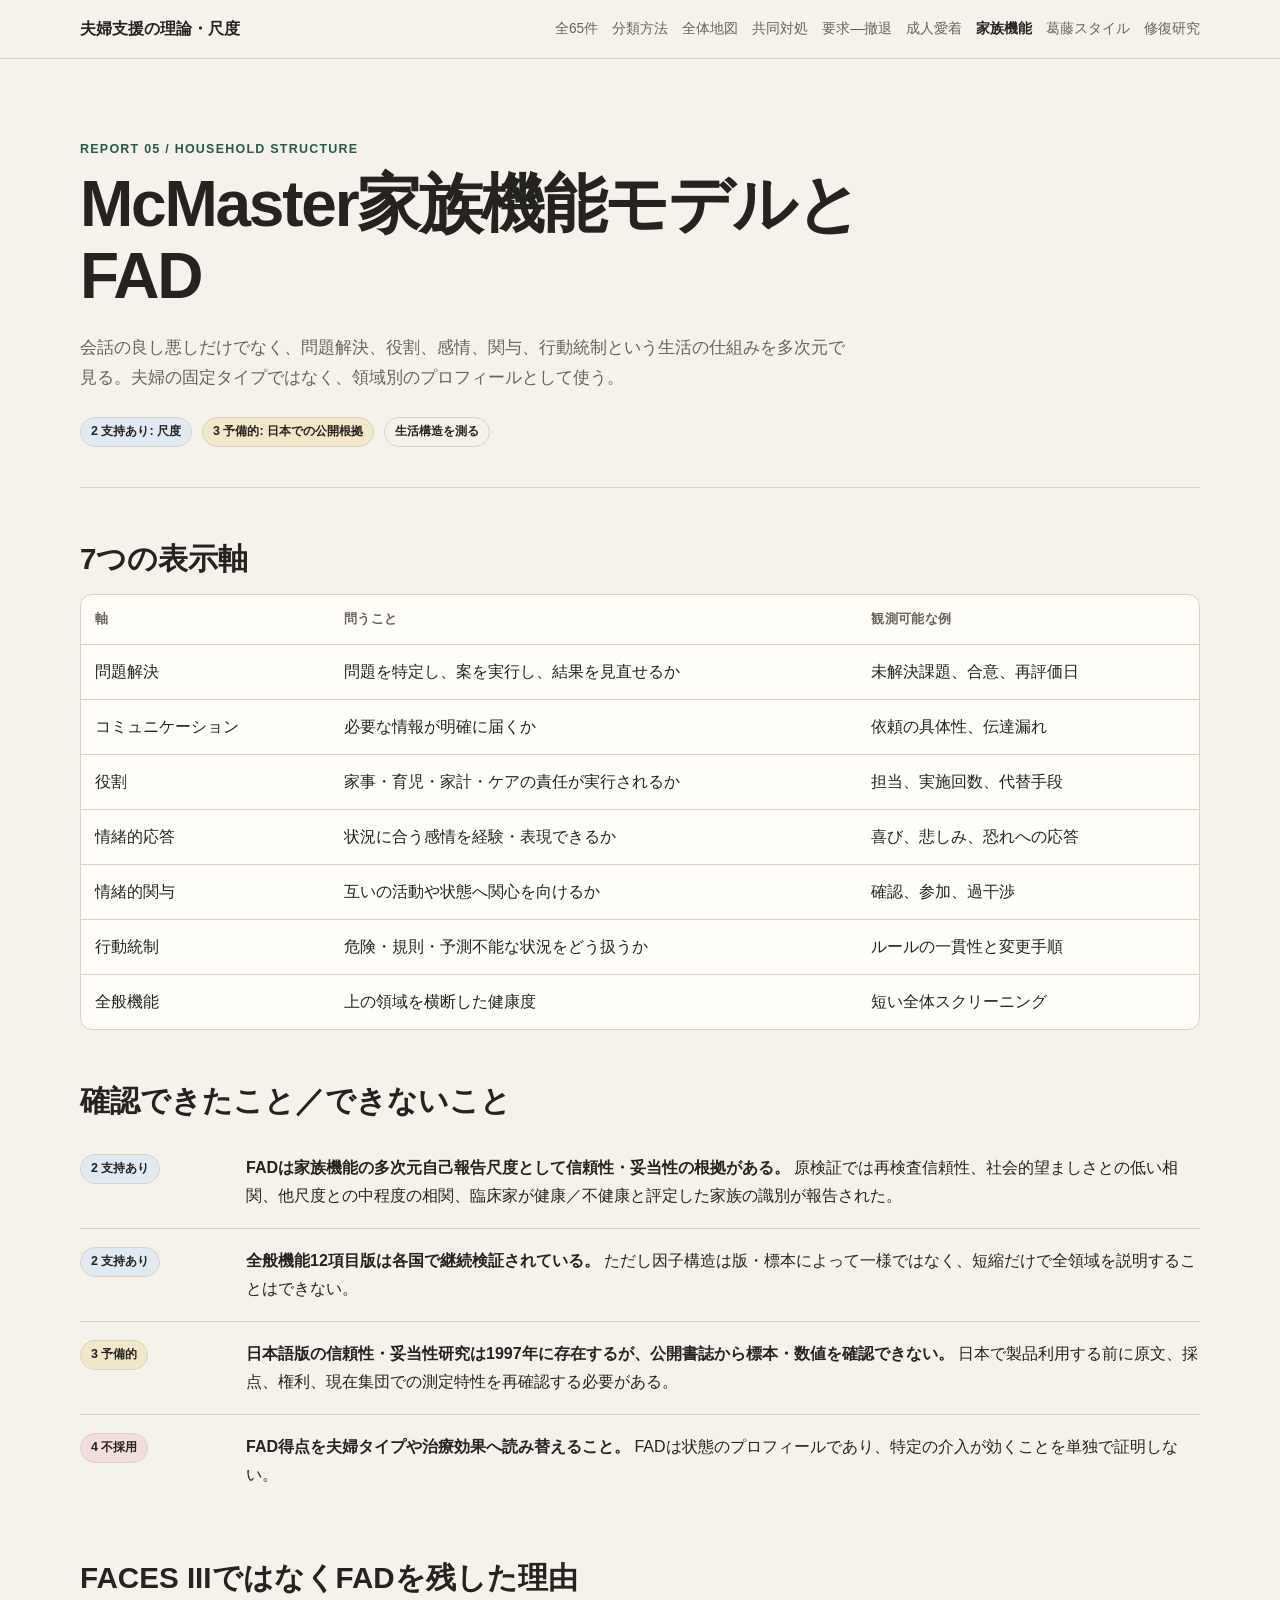
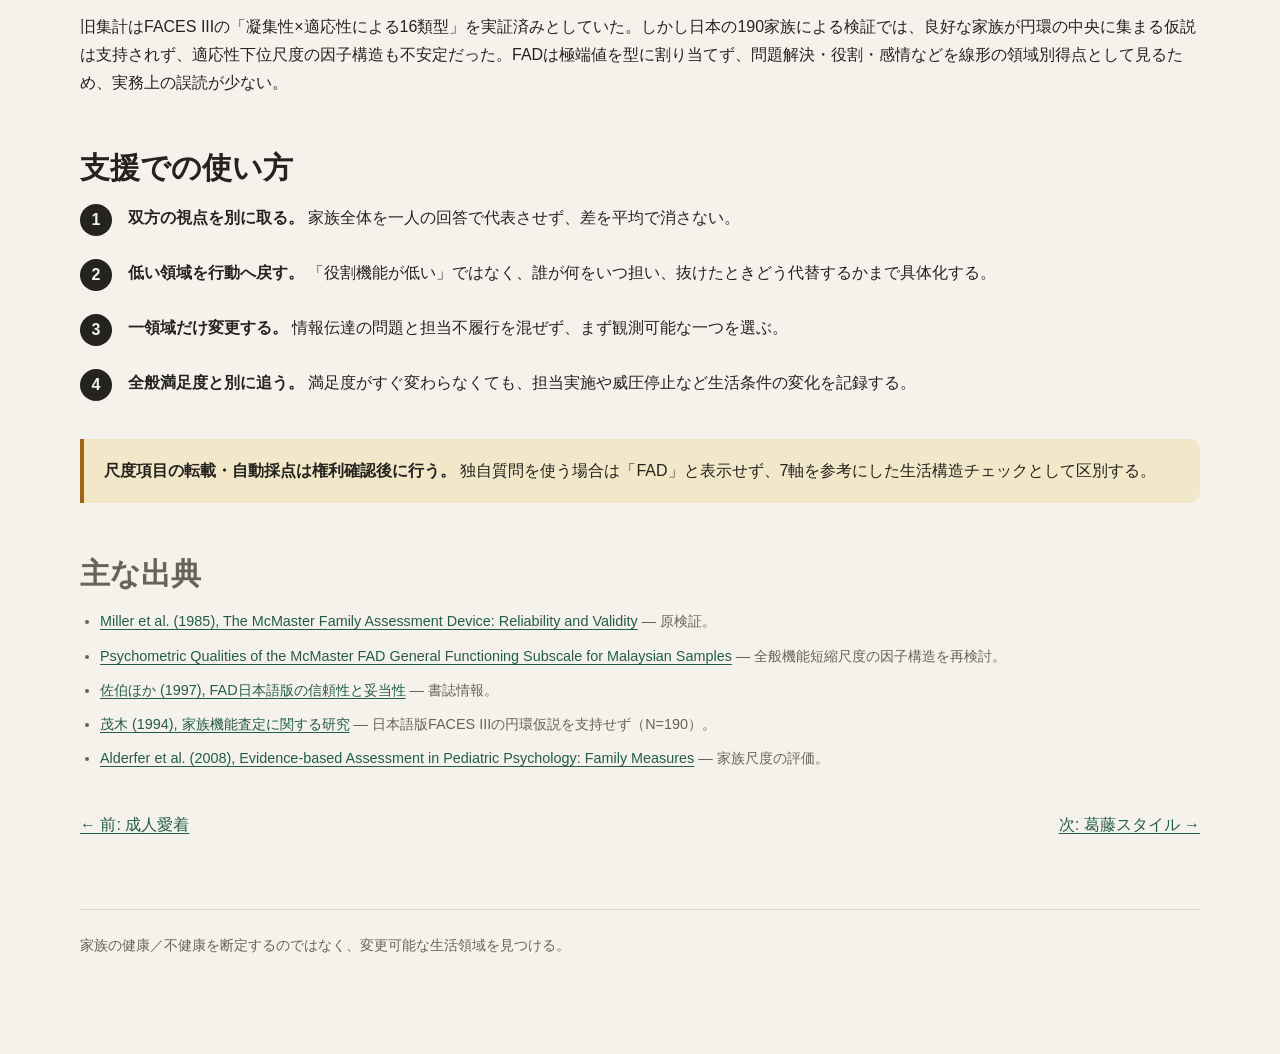
<file: docs/typologies/05-family-assessment-device.html>
<!doctype html>
<html lang="ja">
<head><meta charset="utf-8"><meta name="viewport" content="width=device-width, initial-scale=1"><title>McMaster家族機能モデル — 夫婦支援レポート</title><link rel="stylesheet" href="styles.css"></head>
<body>
<div class="topbar"><div class="shell"><a class="brand" href="index.html">夫婦支援の理論・尺度</a><nav class="nav" aria-label="レポート一覧"><a href="report.html">全65件</a><a href="classification-map.html">分類方法</a><a href="01-vulnerability-stress-adaptation.html">全体地図</a><a href="02-dyadic-coping.html">共同対処</a><a href="03-demand-withdraw.html">要求―撤退</a><a href="04-adult-attachment.html">成人愛着</a><a href="05-family-assessment-device.html" aria-current="page">家族機能</a><a href="06-gottman-conflict-types.html">葛藤スタイル</a><a href="https://masaori.github.io/mawallo-research-reports/repair/">修復研究</a></nav></div></div>
<main class="shell">
  <header class="hero">
    <p class="eyebrow">Report 05 / household structure</p>
    <h1>McMaster家族機能モデルとFAD</h1>
    <p class="lede">会話の良し悪しだけでなく、問題解決、役割、感情、関与、行動統制という生活の仕組みを多次元で見る。夫婦の固定タイプではなく、領域別のプロフィールとして使う。</p>
    <div class="meta"><span class="level level-2">2 支持あり: 尺度</span><span class="level level-3">3 予備的: 日本での公開根拠</span><span class="pill">生活構造を測る</span></div>
  </header>

  <section>
    <h2>7つの表示軸</h2>
    <div class="table-wrap"><table>
      <thead><tr><th>軸</th><th>問うこと</th><th>観測可能な例</th></tr></thead>
      <tbody>
        <tr><td>問題解決</td><td>問題を特定し、案を実行し、結果を見直せるか</td><td>未解決課題、合意、再評価日</td></tr>
        <tr><td>コミュニケーション</td><td>必要な情報が明確に届くか</td><td>依頼の具体性、伝達漏れ</td></tr>
        <tr><td>役割</td><td>家事・育児・家計・ケアの責任が実行されるか</td><td>担当、実施回数、代替手段</td></tr>
        <tr><td>情緒的応答</td><td>状況に合う感情を経験・表現できるか</td><td>喜び、悲しみ、恐れへの応答</td></tr>
        <tr><td>情緒的関与</td><td>互いの活動や状態へ関心を向けるか</td><td>確認、参加、過干渉</td></tr>
        <tr><td>行動統制</td><td>危険・規則・予測不能な状況をどう扱うか</td><td>ルールの一貫性と変更手順</td></tr>
        <tr><td>全般機能</td><td>上の領域を横断した健康度</td><td>短い全体スクリーニング</td></tr>
      </tbody>
    </table></div>
  </section>

  <section>
    <h2>確認できたこと／できないこと</h2>
    <div class="claim"><span class="level level-2">2 支持あり</span><div><strong>FADは家族機能の多次元自己報告尺度として信頼性・妥当性の根拠がある。</strong> 原検証では再検査信頼性、社会的望ましさとの低い相関、他尺度との中程度の相関、臨床家が健康／不健康と評定した家族の識別が報告された。</div></div>
    <div class="claim"><span class="level level-2">2 支持あり</span><div><strong>全般機能12項目版は各国で継続検証されている。</strong> ただし因子構造は版・標本によって一様ではなく、短縮だけで全領域を説明することはできない。</div></div>
    <div class="claim"><span class="level level-3">3 予備的</span><div><strong>日本語版の信頼性・妥当性研究は1997年に存在するが、公開書誌から標本・数値を確認できない。</strong> 日本で製品利用する前に原文、採点、権利、現在集団での測定特性を再確認する必要がある。</div></div>
    <div class="claim"><span class="level level-4">4 不採用</span><div><strong>FAD得点を夫婦タイプや治療効果へ読み替えること。</strong> FADは状態のプロフィールであり、特定の介入が効くことを単独で証明しない。</div></div>
  </section>

  <section>
    <h2>FACES IIIではなくFADを残した理由</h2>
    <p>旧集計はFACES IIIの「凝集性×適応性による16類型」を実証済みとしていた。しかし日本の190家族による検証では、良好な家族が円環の中央に集まる仮説は支持されず、適応性下位尺度の因子構造も不安定だった。FADは極端値を型に割り当てず、問題解決・役割・感情などを線形の領域別得点として見るため、実務上の誤読が少ない。</p>
  </section>

  <section>
    <h2>支援での使い方</h2>
    <ol class="steps">
      <li><strong>双方の視点を別に取る。</strong> 家族全体を一人の回答で代表させず、差を平均で消さない。</li>
      <li><strong>低い領域を行動へ戻す。</strong> 「役割機能が低い」ではなく、誰が何をいつ担い、抜けたときどう代替するかまで具体化する。</li>
      <li><strong>一領域だけ変更する。</strong> 情報伝達の問題と担当不履行を混ぜず、まず観測可能な一つを選ぶ。</li>
      <li><strong>全般満足度と別に追う。</strong> 満足度がすぐ変わらなくても、担当実施や威圧停止など生活条件の変化を記録する。</li>
    </ol>
    <div class="callout warning"><p><strong>尺度項目の転載・自動採点は権利確認後に行う。</strong> 独自質問を使う場合は「FAD」と表示せず、7軸を参考にした生活構造チェックとして区別する。</p></div>
  </section>

  <section id="sources" class="sources">
    <h2>主な出典</h2>
    <ul>
      <li><a href="https://onlinelibrary.wiley.com/doi/abs/10.1111/j.1752-0606.1985.tb00028.x">Miller et al. (1985), The McMaster Family Assessment Device: Reliability and Validity</a> — 原検証。</li>
      <li><a href="https://pmc.ncbi.nlm.nih.gov/articles/PMC8875097/">Psychometric Qualities of the McMaster FAD General Functioning Subscale for Malaysian Samples</a> — 全般機能短縮尺度の因子構造を再検討。</li>
      <li><a href="https://ndlsearch.ndl.go.jp/en/books/R100000136-I1574231874438116736">佐伯ほか (1997), FAD日本語版の信頼性と妥当性</a> — 書誌情報。</li>
      <li><a href="https://www.jstage.jst.go.jp/article/jafp/8/2/8_95/_article/-char/ja">茂木 (1994), 家族機能査定に関する研究</a> — 日本語版FACES IIIの円環仮説を支持せず（N=190）。</li>
      <li><a href="https://pmc.ncbi.nlm.nih.gov/articles/PMC2639492/">Alderfer et al. (2008), Evidence-based Assessment in Pediatric Psychology: Family Measures</a> — 家族尺度の評価。</li>
    </ul>
  </section>
  <div class="next"><a href="04-adult-attachment.html">← 前: 成人愛着</a><a href="06-gottman-conflict-types.html">次: 葛藤スタイル →</a></div>
  <footer class="footer">家族の健康／不健康を断定するのではなく、変更可能な生活領域を見つける。</footer>
</main>
</body></html>
</file>
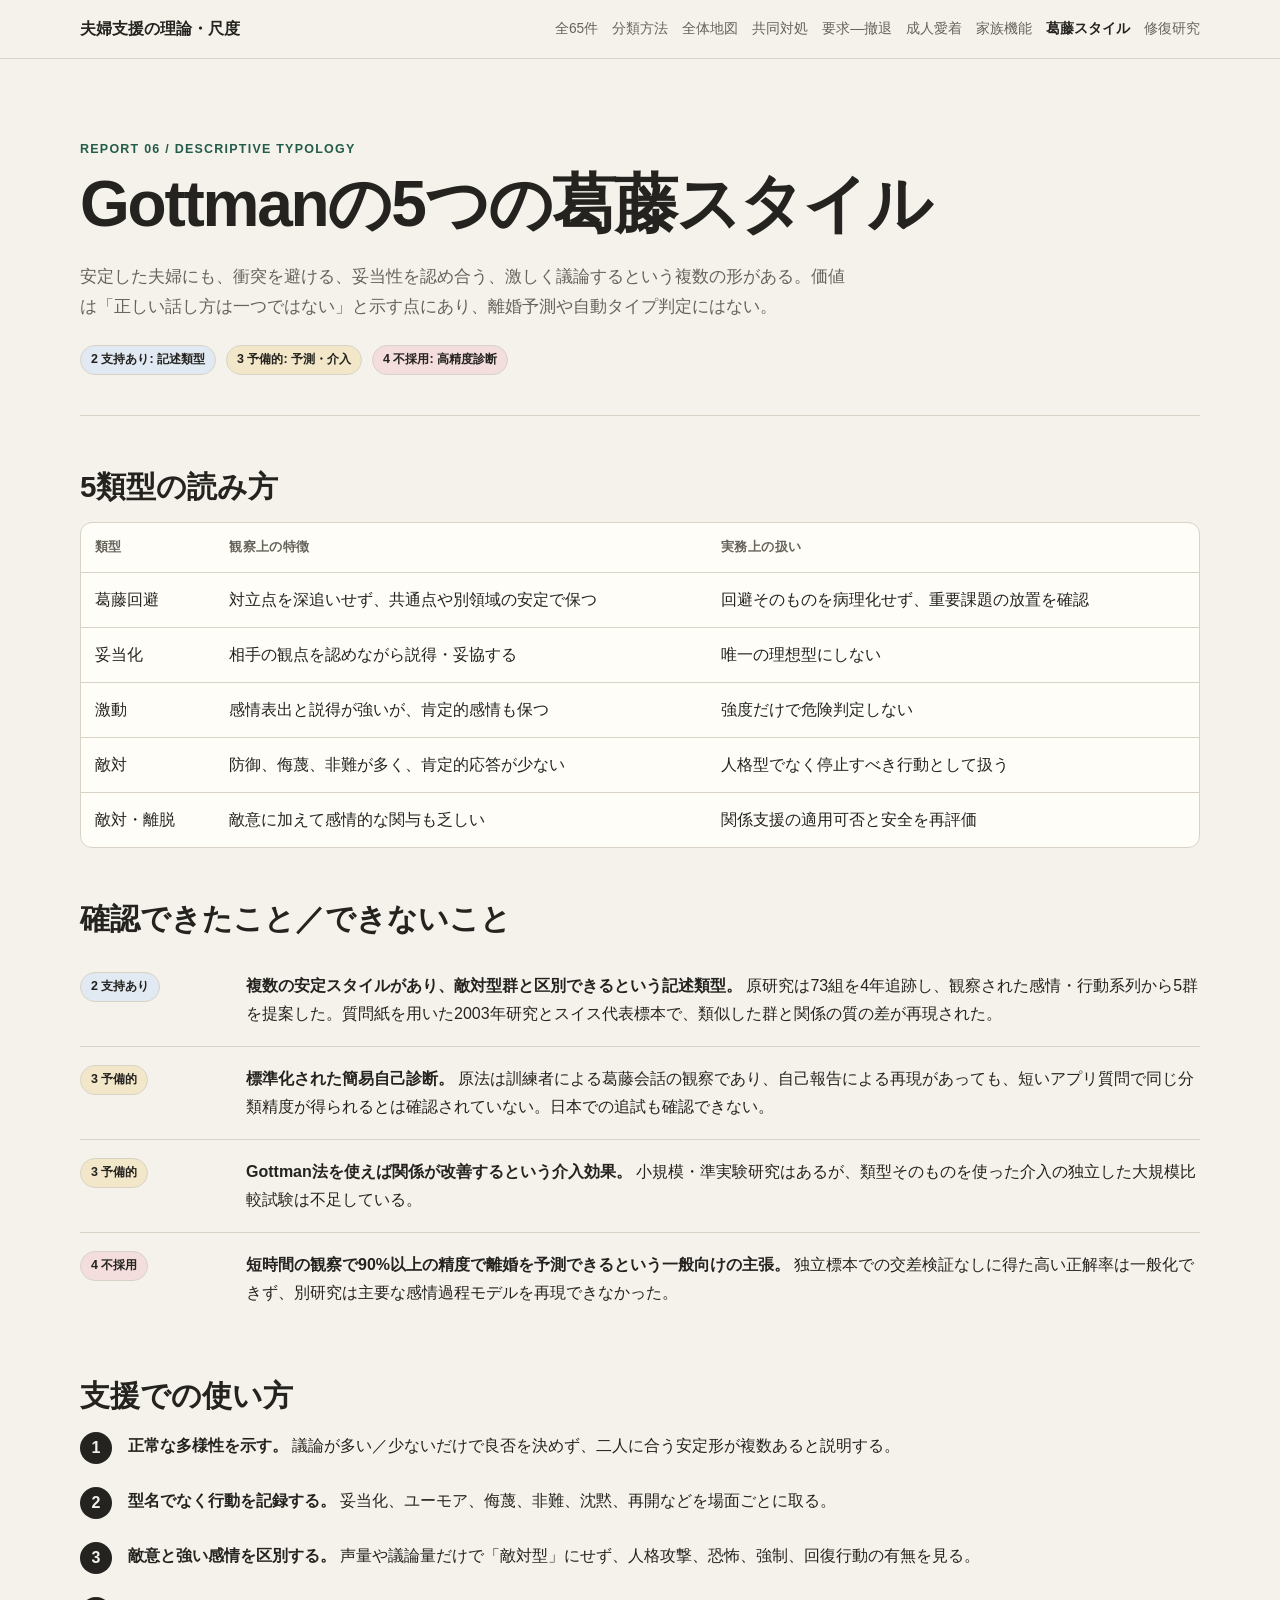
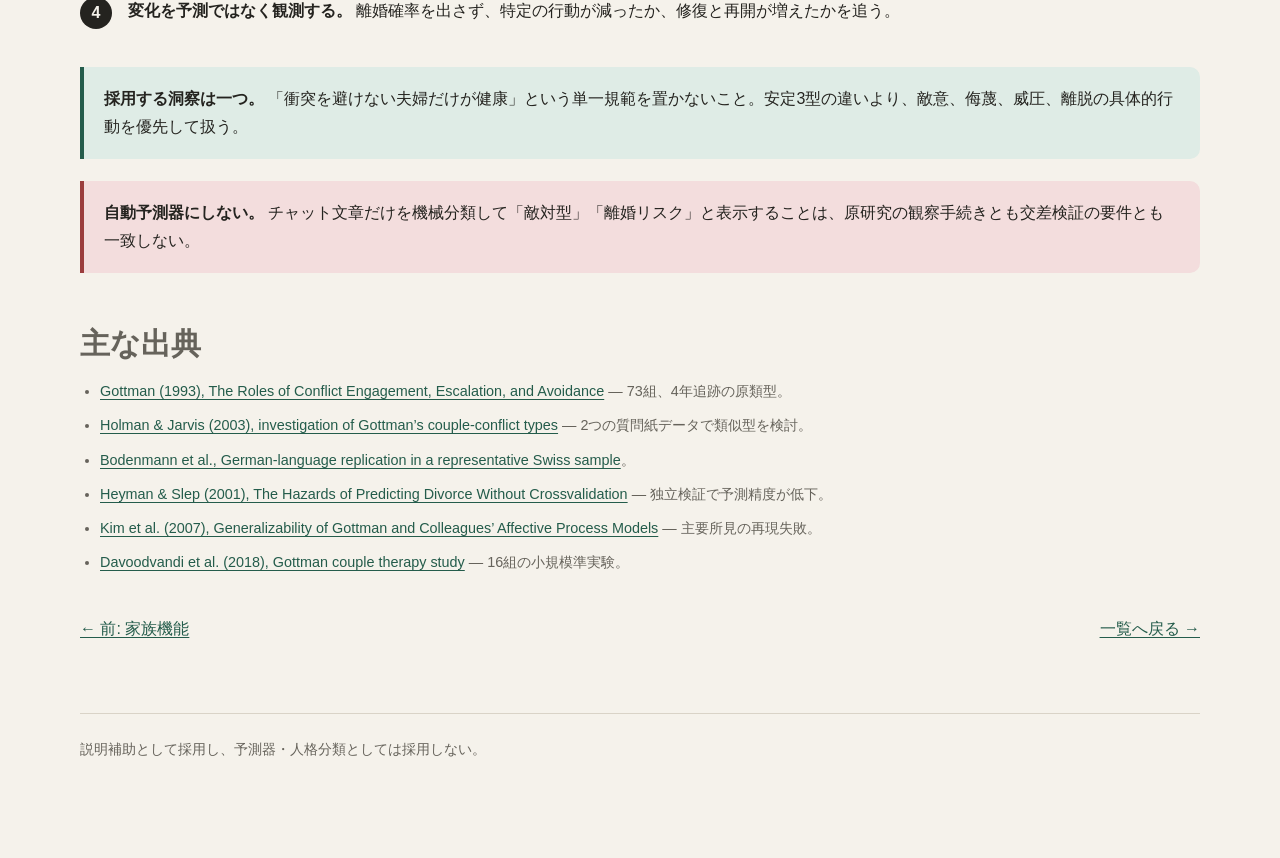
<file: docs/typologies/06-gottman-conflict-types.html>
<!doctype html>
<html lang="ja">
<head><meta charset="utf-8"><meta name="viewport" content="width=device-width, initial-scale=1"><title>Gottmanの葛藤スタイル — 夫婦支援レポート</title><link rel="stylesheet" href="styles.css"></head>
<body>
<div class="topbar"><div class="shell"><a class="brand" href="index.html">夫婦支援の理論・尺度</a><nav class="nav" aria-label="レポート一覧"><a href="report.html">全65件</a><a href="classification-map.html">分類方法</a><a href="01-vulnerability-stress-adaptation.html">全体地図</a><a href="02-dyadic-coping.html">共同対処</a><a href="03-demand-withdraw.html">要求―撤退</a><a href="04-adult-attachment.html">成人愛着</a><a href="05-family-assessment-device.html">家族機能</a><a href="06-gottman-conflict-types.html" aria-current="page">葛藤スタイル</a><a href="https://masaori.github.io/mawallo-research-reports/repair/">修復研究</a></nav></div></div>
<main class="shell">
  <header class="hero">
    <p class="eyebrow">Report 06 / descriptive typology</p>
    <h1>Gottmanの5つの葛藤スタイル</h1>
    <p class="lede">安定した夫婦にも、衝突を避ける、妥当性を認め合う、激しく議論するという複数の形がある。価値は「正しい話し方は一つではない」と示す点にあり、離婚予測や自動タイプ判定にはない。</p>
    <div class="meta"><span class="level level-2">2 支持あり: 記述類型</span><span class="level level-3">3 予備的: 予測・介入</span><span class="level level-4">4 不採用: 高精度診断</span></div>
  </header>

  <section>
    <h2>5類型の読み方</h2>
    <div class="table-wrap"><table>
      <thead><tr><th>類型</th><th>観察上の特徴</th><th>実務上の扱い</th></tr></thead>
      <tbody>
        <tr><td>葛藤回避</td><td>対立点を深追いせず、共通点や別領域の安定で保つ</td><td>回避そのものを病理化せず、重要課題の放置を確認</td></tr>
        <tr><td>妥当化</td><td>相手の観点を認めながら説得・妥協する</td><td>唯一の理想型にしない</td></tr>
        <tr><td>激動</td><td>感情表出と説得が強いが、肯定的感情も保つ</td><td>強度だけで危険判定しない</td></tr>
        <tr><td>敵対</td><td>防御、侮蔑、非難が多く、肯定的応答が少ない</td><td>人格型でなく停止すべき行動として扱う</td></tr>
        <tr><td>敵対・離脱</td><td>敵意に加えて感情的な関与も乏しい</td><td>関係支援の適用可否と安全を再評価</td></tr>
      </tbody>
    </table></div>
  </section>

  <section>
    <h2>確認できたこと／できないこと</h2>
    <div class="claim"><span class="level level-2">2 支持あり</span><div><strong>複数の安定スタイルがあり、敵対型群と区別できるという記述類型。</strong> 原研究は73組を4年追跡し、観察された感情・行動系列から5群を提案した。質問紙を用いた2003年研究とスイス代表標本で、類似した群と関係の質の差が再現された。</div></div>
    <div class="claim"><span class="level level-3">3 予備的</span><div><strong>標準化された簡易自己診断。</strong> 原法は訓練者による葛藤会話の観察であり、自己報告による再現があっても、短いアプリ質問で同じ分類精度が得られるとは確認されていない。日本での追試も確認できない。</div></div>
    <div class="claim"><span class="level level-3">3 予備的</span><div><strong>Gottman法を使えば関係が改善するという介入効果。</strong> 小規模・準実験研究はあるが、類型そのものを使った介入の独立した大規模比較試験は不足している。</div></div>
    <div class="claim"><span class="level level-4">4 不採用</span><div><strong>短時間の観察で90%以上の精度で離婚を予測できるという一般向けの主張。</strong> 独立標本での交差検証なしに得た高い正解率は一般化できず、別研究は主要な感情過程モデルを再現できなかった。</div></div>
  </section>

  <section>
    <h2>支援での使い方</h2>
    <ol class="steps">
      <li><strong>正常な多様性を示す。</strong> 議論が多い／少ないだけで良否を決めず、二人に合う安定形が複数あると説明する。</li>
      <li><strong>型名でなく行動を記録する。</strong> 妥当化、ユーモア、侮蔑、非難、沈黙、再開などを場面ごとに取る。</li>
      <li><strong>敵意と強い感情を区別する。</strong> 声量や議論量だけで「敵対型」にせず、人格攻撃、恐怖、強制、回復行動の有無を見る。</li>
      <li><strong>変化を予測ではなく観測する。</strong> 離婚確率を出さず、特定の行動が減ったか、修復と再開が増えたかを追う。</li>
    </ol>
    <div class="callout"><p><strong>採用する洞察は一つ。</strong> 「衝突を避けない夫婦だけが健康」という単一規範を置かないこと。安定3型の違いより、敵意、侮蔑、威圧、離脱の具体的行動を優先して扱う。</p></div>
    <div class="callout stop"><p><strong>自動予測器にしない。</strong> チャット文章だけを機械分類して「敵対型」「離婚リスク」と表示することは、原研究の観察手続きとも交差検証の要件とも一致しない。</p></div>
  </section>

  <section id="sources" class="sources">
    <h2>主な出典</h2>
    <ul>
      <li><a href="https://www.johngottman.net/wp-content/uploads/2011/05/The-roles-of-conflict-engagement-escalation-or-avoidance-in-marital-interaction-a-longitudinal-view-of-five-types-of-couples..pdf">Gottman (1993), The Roles of Conflict Engagement, Escalation, and Avoidance</a> — 73組、4年追跡の原類型。</li>
      <li><a href="https://onlinelibrary.wiley.com/doi/10.1111/1475-6811.00049">Holman &amp; Jarvis (2003), investigation of Gottman’s couple-conflict types</a> — 2つの質問紙データで類似型を検討。</li>
      <li><a href="https://ubp.uni-bamberg.de/jfr/index.php/jfr/article/view/413">Bodenmann et al., German-language replication in a representative Swiss sample</a>。</li>
      <li><a href="https://pmc.ncbi.nlm.nih.gov/articles/PMC1622921/">Heyman &amp; Slep (2001), The Hazards of Predicting Divorce Without Crossvalidation</a> — 独立検証で予測精度が低下。</li>
      <li><a href="https://pmc.ncbi.nlm.nih.gov/articles/PMC1828692/">Kim et al. (2007), Generalizability of Gottman and Colleagues’ Affective Process Models</a> — 主要所見の再現失敗。</li>
      <li><a href="https://pmc.ncbi.nlm.nih.gov/articles/PMC6037577/">Davoodvandi et al. (2018), Gottman couple therapy study</a> — 16組の小規模準実験。</li>
    </ul>
  </section>
  <div class="next"><a href="05-family-assessment-device.html">← 前: 家族機能</a><a href="index.html">一覧へ戻る →</a></div>
  <footer class="footer">説明補助として採用し、予測器・人格分類としては採用しない。</footer>
</main>
</body></html>
</file>
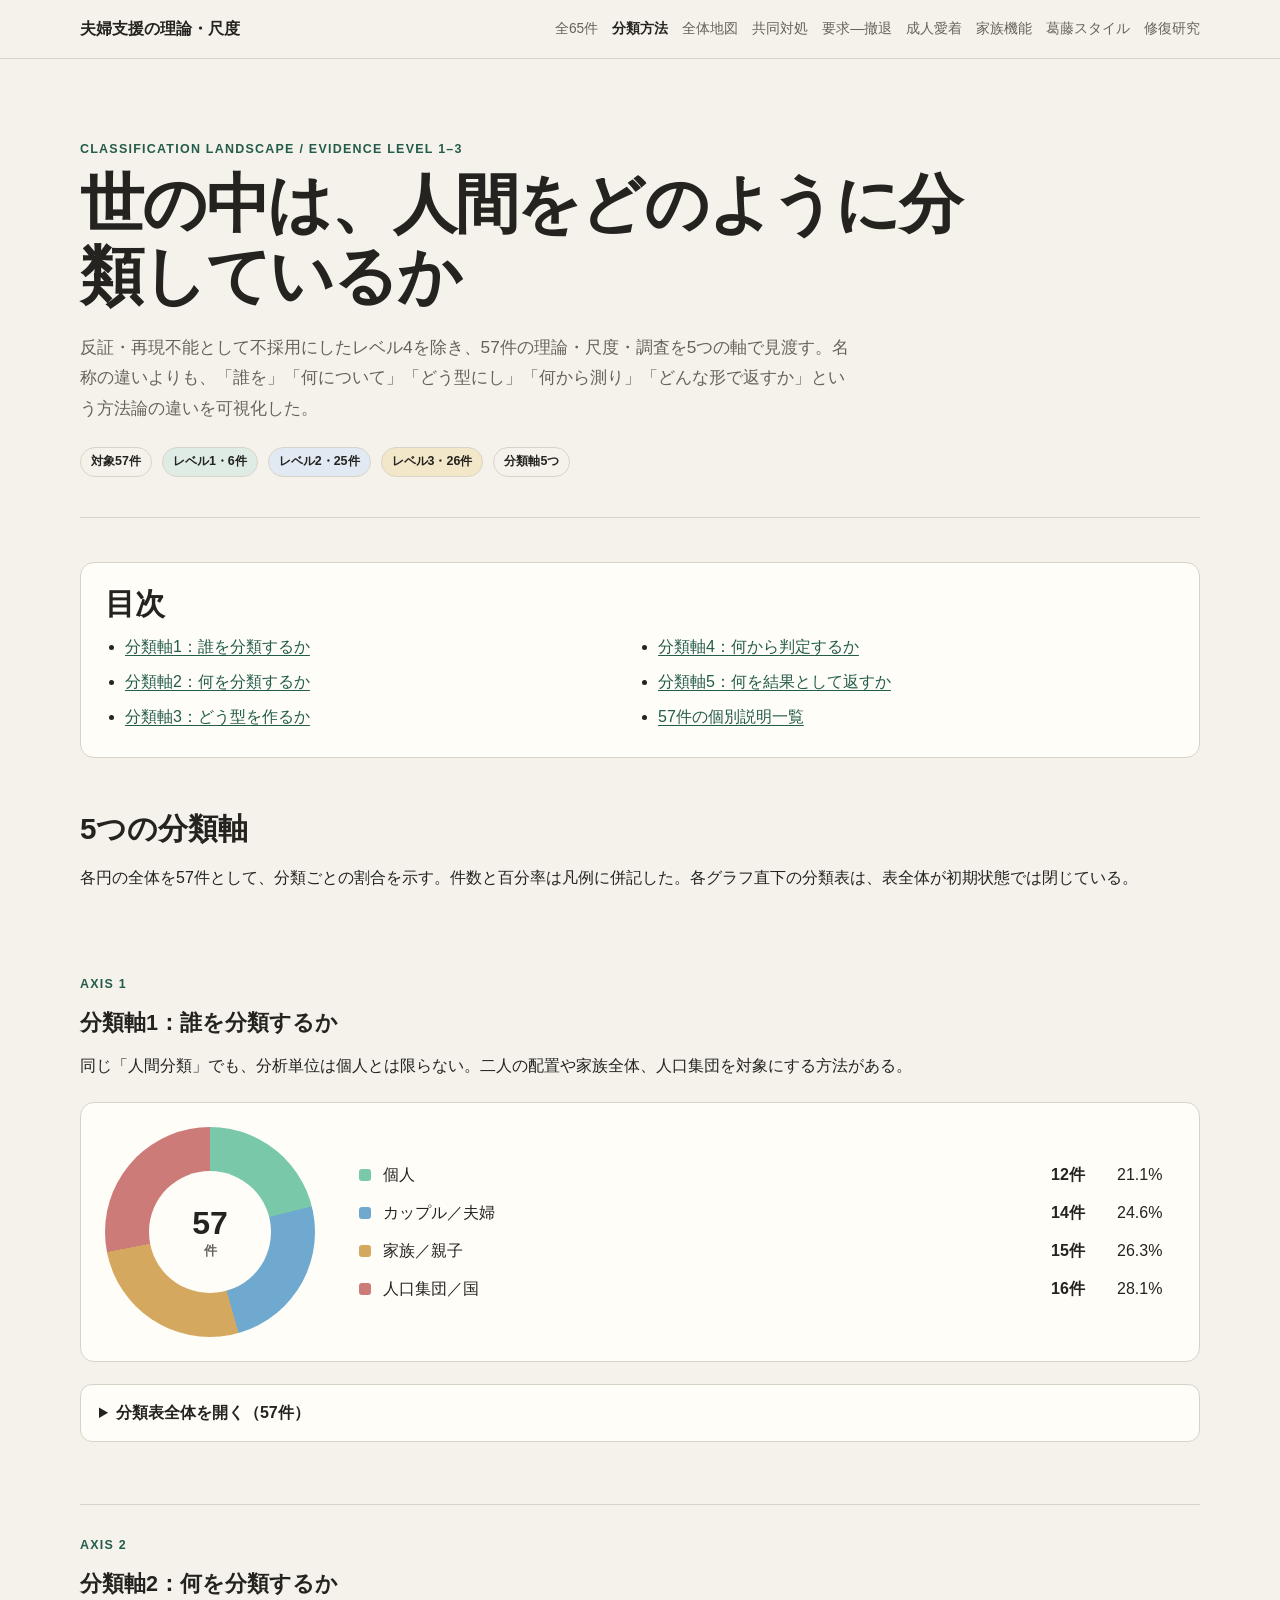
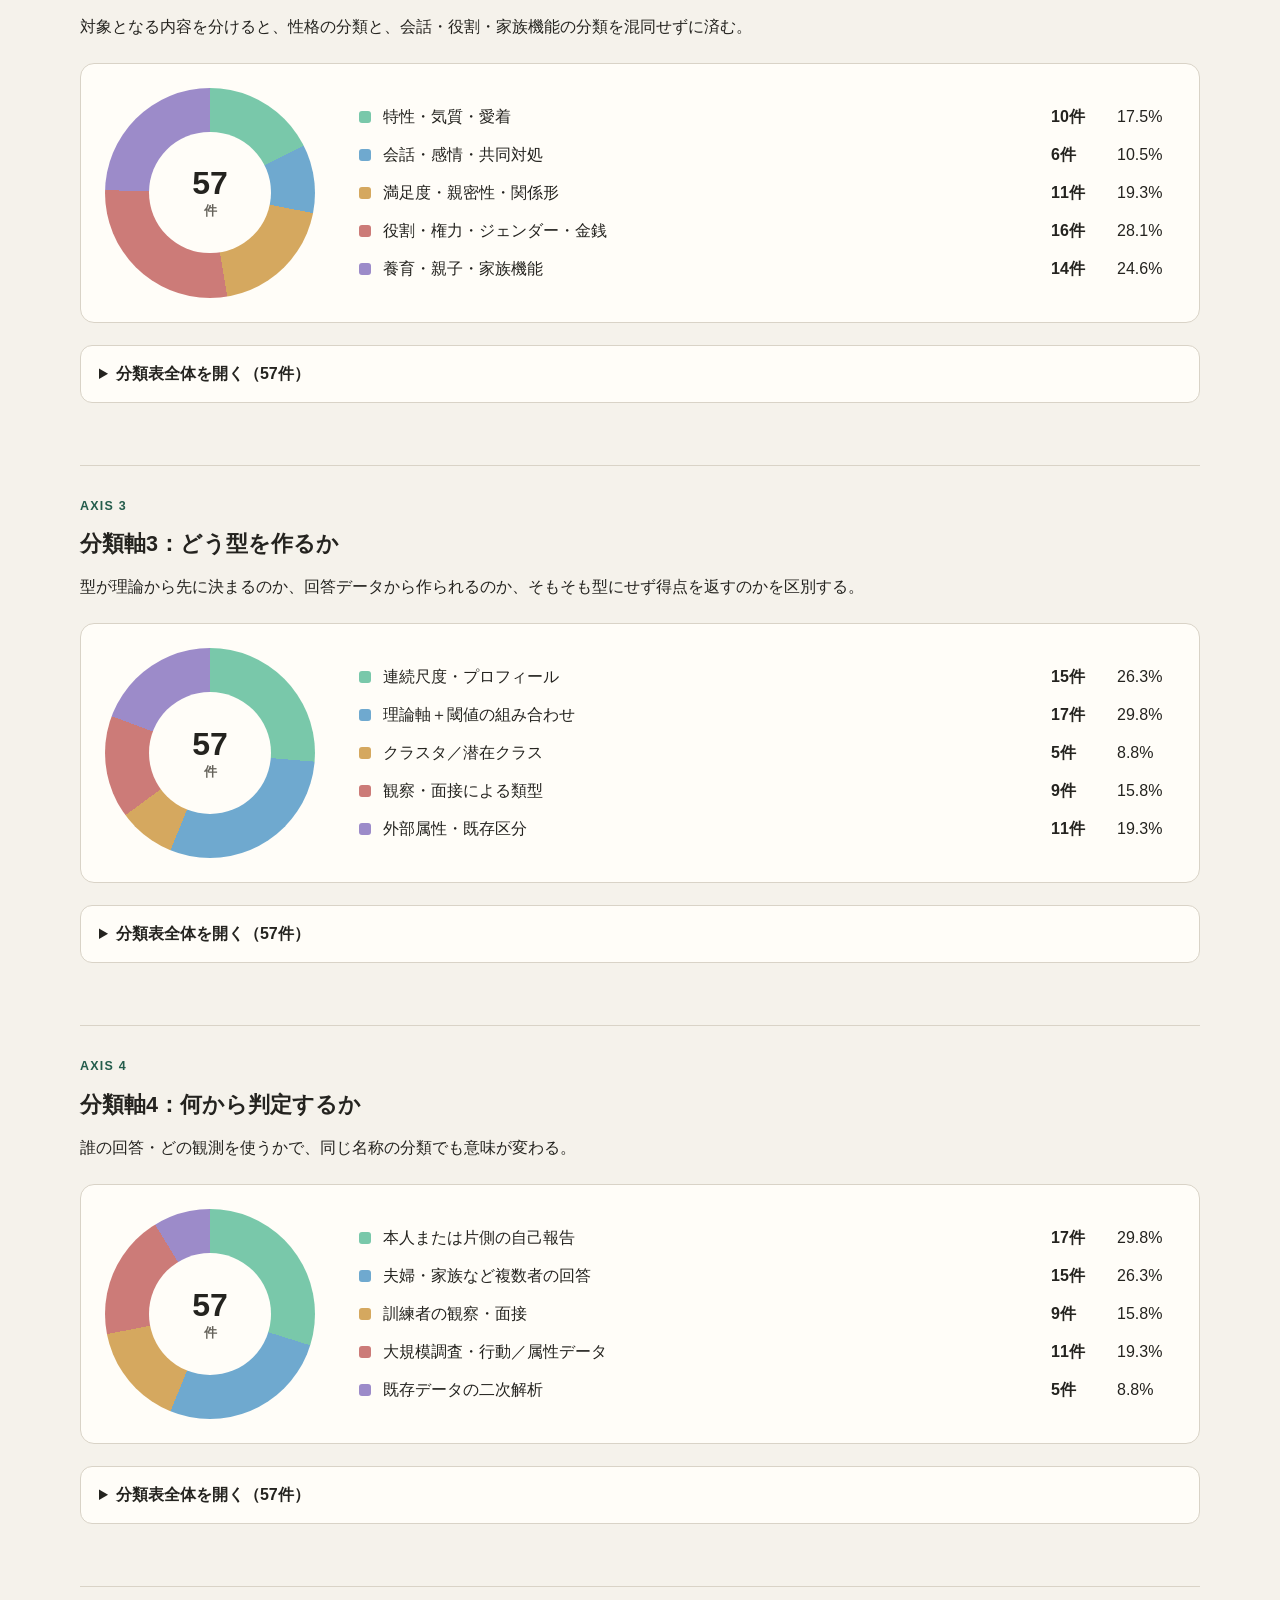
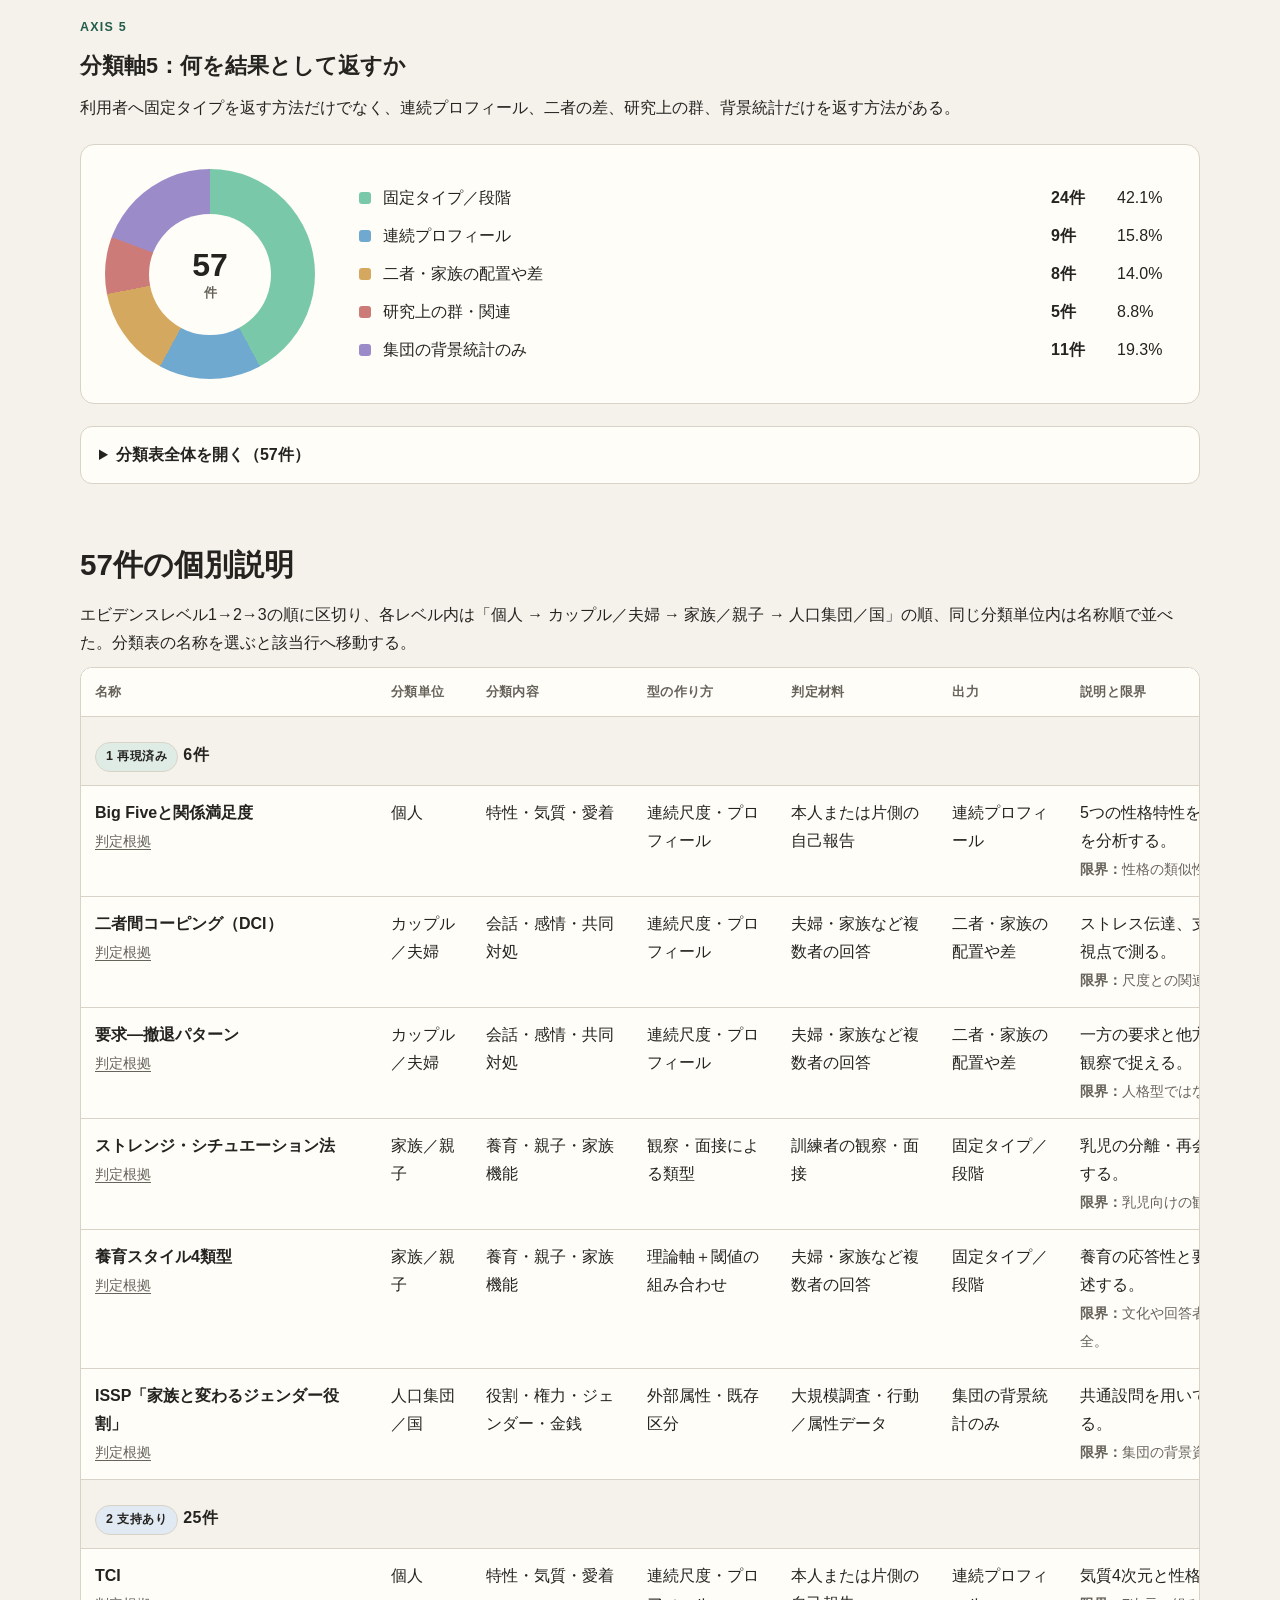
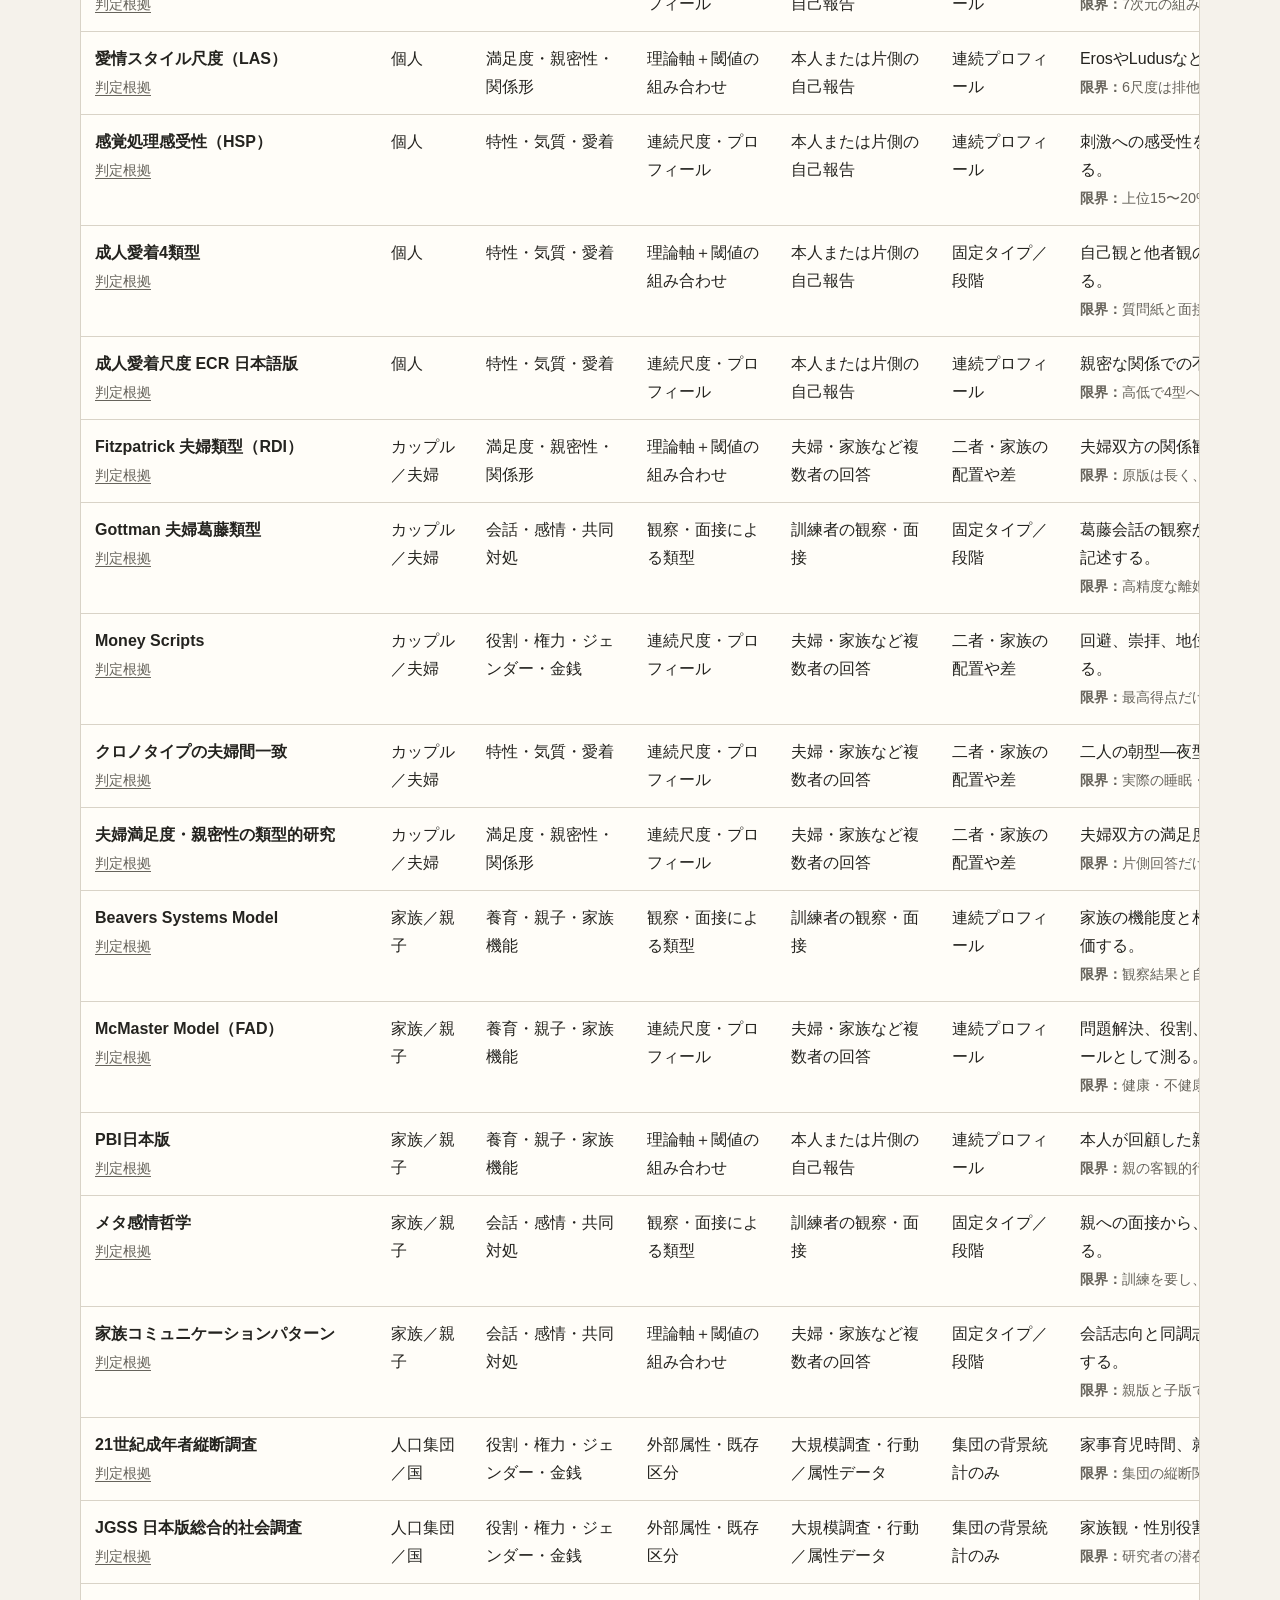
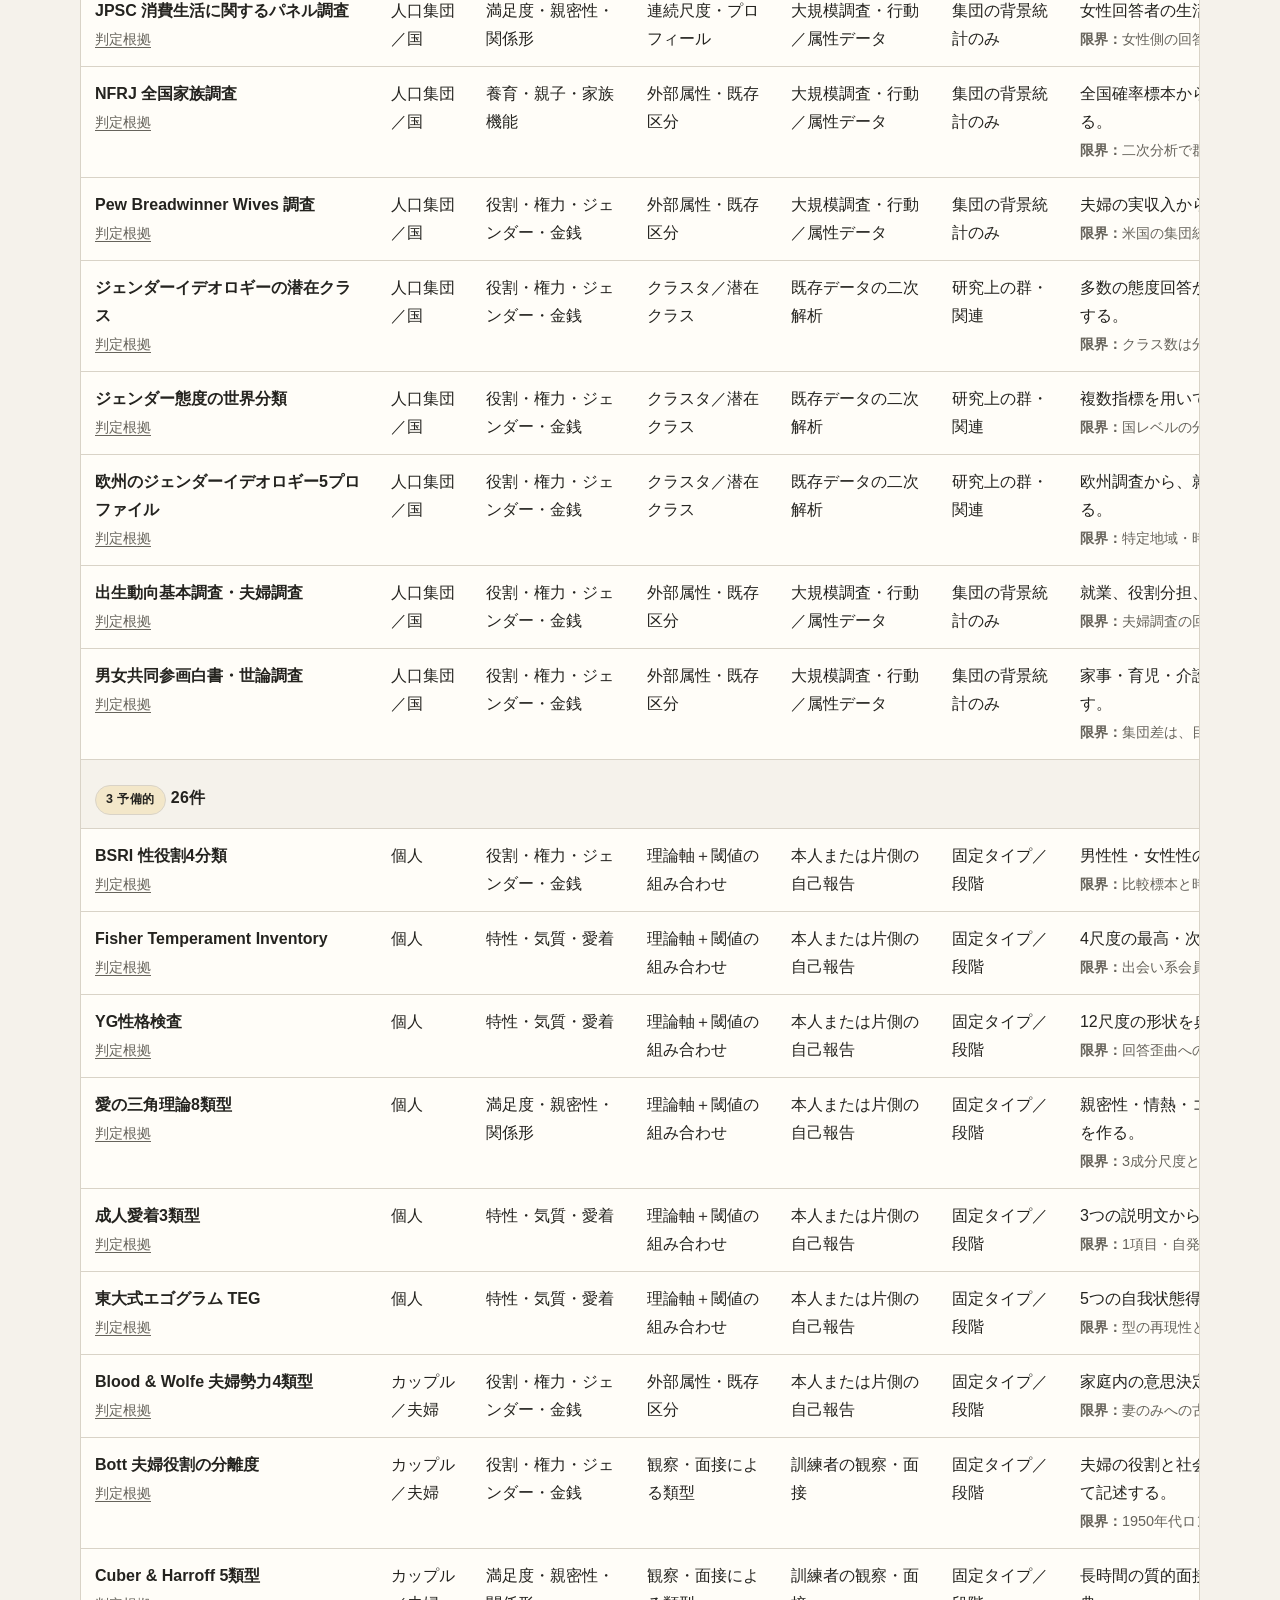
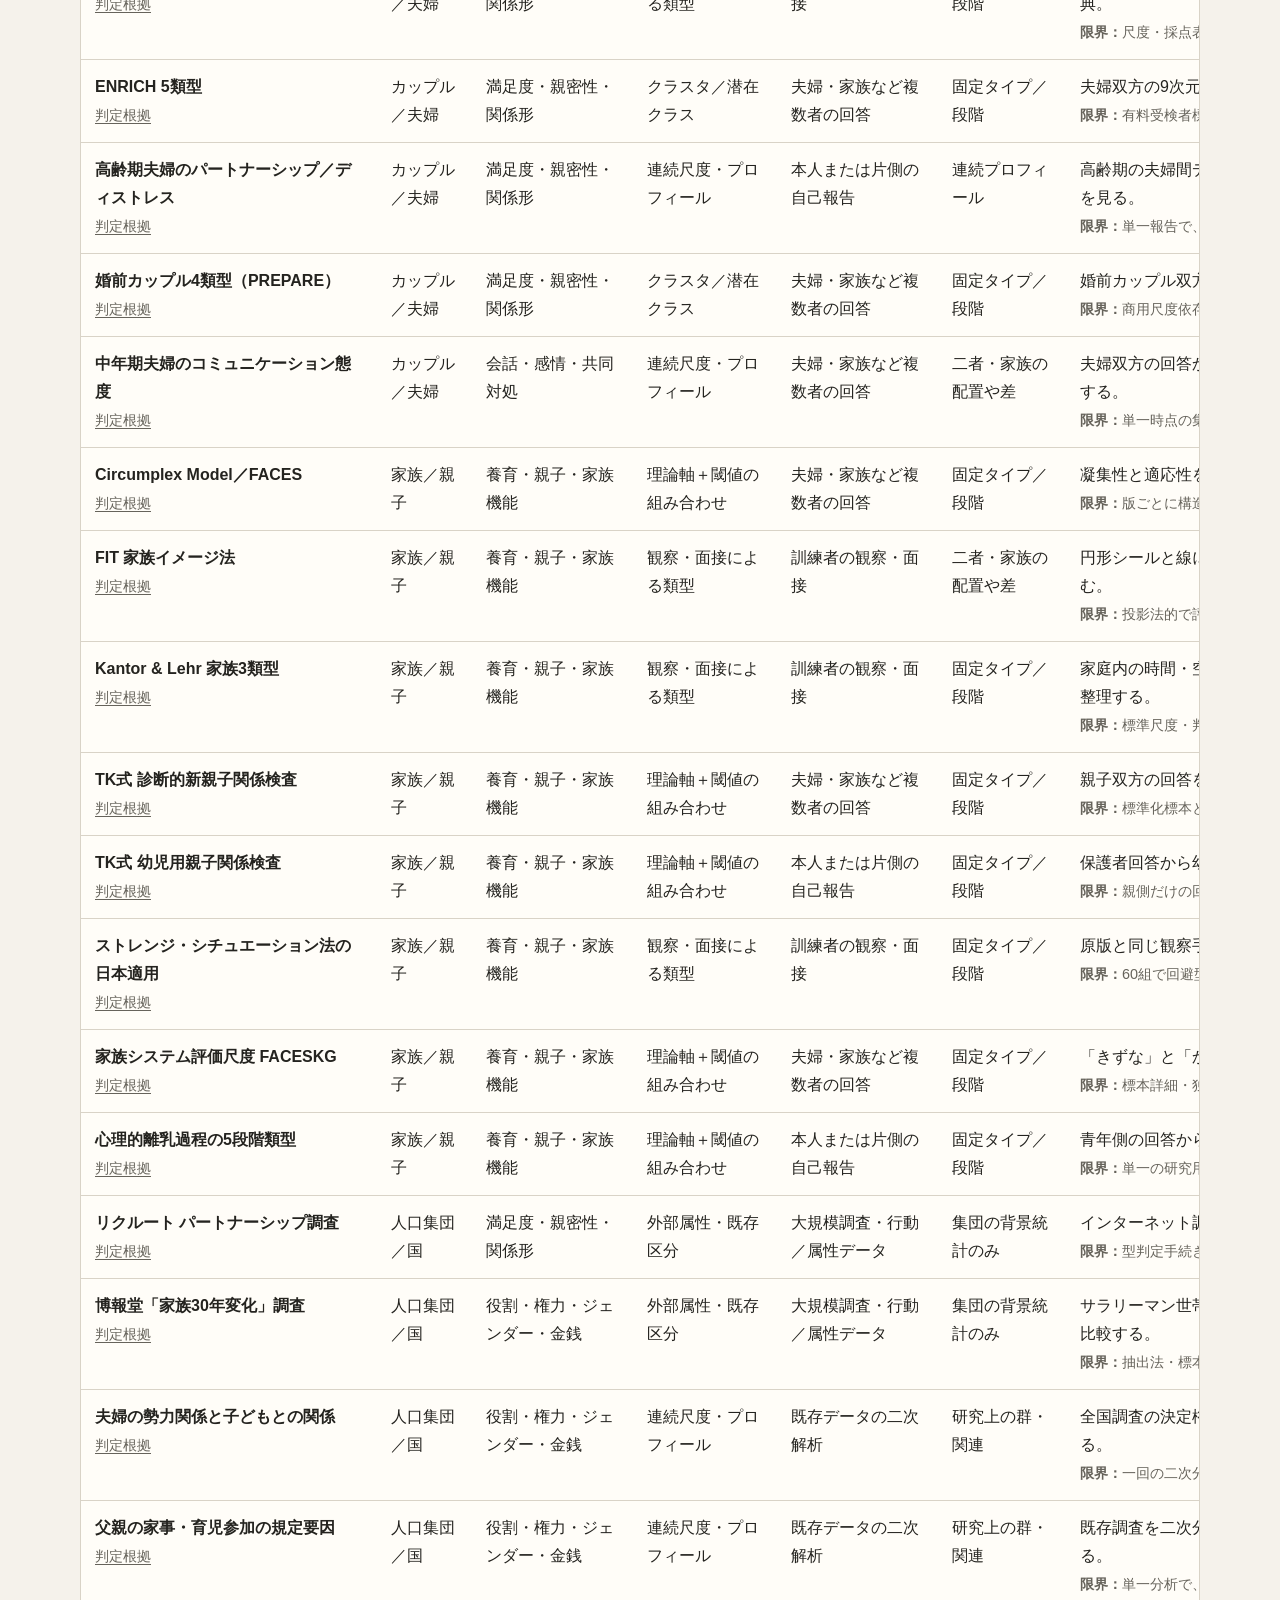
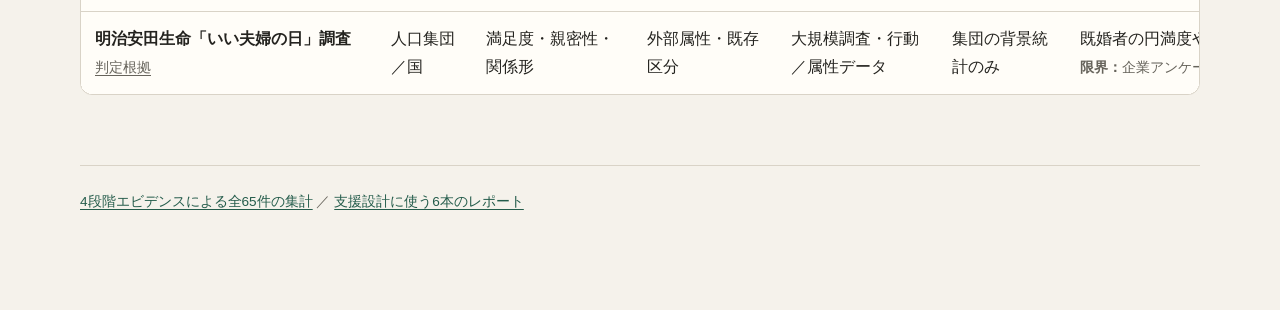
<file: docs/typologies/classification-map.html>
<!doctype html>
<html lang="ja">
<head>
  <meta charset="utf-8">
  <meta name="viewport" content="width=device-width, initial-scale=1">
  <title>人間を分類する方法論 — 57件・5軸の外観</title>
  <link rel="stylesheet" href="styles.css">
</head>
<body>
  <div class="topbar"><div class="shell">
    <a class="brand" href="index.html">夫婦支援の理論・尺度</a>
    <nav class="nav" aria-label="レポート一覧">
      <a href="report.html">全65件</a>
      <a href="classification-map.html" aria-current="page">分類方法</a>
      <a href="01-vulnerability-stress-adaptation.html">全体地図</a>
      <a href="02-dyadic-coping.html">共同対処</a>
      <a href="03-demand-withdraw.html">要求―撤退</a>
      <a href="04-adult-attachment.html">成人愛着</a>
      <a href="05-family-assessment-device.html">家族機能</a>
      <a href="06-gottman-conflict-types.html">葛藤スタイル</a>
      <a href="https://masaori.github.io/mawallo-research-reports/repair/">修復研究</a>
    </nav>
  </div></div>

  <main class="shell">
    <header class="hero">
      <p class="eyebrow">Classification landscape / evidence level 1–3</p>
      <h1>世の中は、人間をどのように分類しているか</h1>
      <p class="lede">反証・再現不能として不採用にしたレベル4を除き、57件の理論・尺度・調査を5つの軸で見渡す。名称の違いよりも、「誰を」「何について」「どう型にし」「何から測り」「どんな形で返すか」という方法論の違いを可視化した。</p>
      <div class="meta"><span class="pill">対象57件</span><span class="level level-1">レベル1・6件</span><span class="level level-2">レベル2・25件</span><span class="level level-3">レベル3・26件</span><span class="pill">分類軸5つ</span></div>
    </header>

    <nav id="toc" class="report-toc" aria-label="レポート目次">
      <h2>目次</h2>
      <ul>
        <li><a href="#axis-unit">分類軸1：誰を分類するか</a></li>
        <li><a href="#axis-focus">分類軸2：何を分類するか</a></li>
        <li><a href="#axis-construction">分類軸3：どう型を作るか</a></li>
        <li><a href="#axis-input">分類軸4：何から判定するか</a></li>
        <li><a href="#axis-output">分類軸5：何を結果として返すか</a></li>
        <li><a href="#methods">57件の個別説明一覧</a></li>
      </ul>
    </nav>

    <section id="axes" aria-labelledby="axes-title">
      <h2 id="axes-title">5つの分類軸</h2>
      <p>各円の全体を57件として、分類ごとの割合を示す。件数と百分率は凡例に併記した。各グラフ直下の分類表は、表全体が初期状態では閉じている。</p>
      <div id="axis-root"></div>
      <noscript><p class="callout warning">このページのグラフと分類表の表示にはJavaScriptが必要です。</p></noscript>
    </section>

    <section id="methods" aria-labelledby="methods-title">
      <h2 id="methods-title">57件の個別説明</h2>
      <p>エビデンスレベル1→2→3の順に区切り、各レベル内は「個人 → カップル／夫婦 → 家族／親子 → 人口集団／国」の順、同じ分類単位内は名称順で並べた。分類表の名称を選ぶと該当行へ移動する。</p>
      <div id="method-root"></div>
    </section>

    <footer class="footer"><a href="report.html">4段階エビデンスによる全65件の集計</a> ／ <a href="index.html">支援設計に使う6本のレポート</a></footer>
  </main>

  <script>
    const methods = [
      {id:'demand-withdraw',name:'要求―撤退パターン',level:1,unit:'couple',focus:'interaction',construction:'continuous',input:'multi',output:'configuration',summary:'一方の要求と他方の撤退が相互に増幅する循環を、頻度得点または観察で捉える。',limit:'人格型ではなく、話題や権力差で役割が反転する動的パターン。'},
      {id:'dyadic-coping',name:'二者間コーピング（DCI）',level:1,unit:'couple',focus:'interaction',construction:'continuous',input:'multi',output:'configuration',summary:'ストレス伝達、支持、共同対処、否定的対処を本人・相手・二人の視点で測る。',limit:'尺度との関連が強くても、介入すれば必ず改善するとは限らない。'},
      {id:'parenting-styles',name:'養育スタイル4類型',level:1,unit:'family',focus:'family',construction:'threshold',input:'multi',output:'fixed',summary:'養育の応答性と要求性を組み合わせ、代表的な4スタイルとして記述する。',limit:'文化や回答者で結果が変わるため、2次元を4型へ固定しないほうが安全。'},
      {id:'strange-situation',name:'ストレンジ・シチュエーション法',level:1,unit:'family',focus:'family',construction:'observed',input:'observation',output:'fixed',summary:'乳児の分離・再会場面を標準化し、訓練された評定者が行動を分類する。',limit:'乳児向けの観察法であり、成人夫婦の愛着診断ではない。'},
      {id:'issp',name:'ISSP「家族と変わるジェンダー役割」',level:1,unit:'population',focus:'role',construction:'external',input:'survey',output:'context',summary:'共通設問を用いて、国・時点ごとの家族観と性役割態度を比較する。',limit:'集団の背景資料であり、個人へ国別タイプを付ける道具ではない。'},
      {id:'big-five',name:'Big Fiveと関係満足度',level:1,unit:'individual',focus:'trait',construction:'continuous',input:'single',output:'profile',summary:'5つの性格特性を連続得点で測り、本人・相手の関係指標との関連を分析する。',limit:'性格の類似性を相性タイプへ変換する根拠は一貫しない。'},

      {id:'pbi',name:'PBI日本版',level:2,unit:'family',focus:'family',construction:'threshold',input:'single',output:'profile',summary:'本人が回顧した親の養育を、careとoverprotectionの2軸で表す。',limit:'親の客観的行動ではなく、本人の回顧認知を測っている。'},
      {id:'ecr',name:'成人愛着尺度 ECR 日本語版',level:2,unit:'individual',focus:'trait',construction:'continuous',input:'single',output:'profile',summary:'親密な関係での不安と回避を、2つの連続得点として測る。',limit:'高低で4型へ分割すると、境界付近の情報を失う。'},
      {id:'couple-satisfaction-jp',name:'夫婦満足度・親密性の類型的研究',level:2,unit:'couple',focus:'relationship',construction:'continuous',input:'multi',output:'configuration',summary:'夫婦双方の満足度・親密性を測り、平均と二者間の差を分析する。',limit:'片側回答だけでは、夫婦全体の状態を確定できない。'},
      {id:'nfrj',name:'NFRJ 全国家族調査',level:2,unit:'population',focus:'family',construction:'external',input:'survey',output:'context',summary:'全国確率標本から、日本の家族関係・役割・親族関係の分布を捉える。',limit:'二次分析で群を作れても、個人向け診断ではない。'},
      {id:'fertility-survey',name:'出生動向基本調査・夫婦調査',level:2,unit:'population',focus:'role',construction:'external',input:'survey',output:'context',summary:'就業、役割分担、出生希望などを全国標本で記述する。',limit:'夫婦調査の回答者が妻であるという測定範囲を外せない。'},
      {id:'adult-longitudinal',name:'21世紀成年者縦断調査',level:2,unit:'population',focus:'role',construction:'external',input:'survey',output:'context',summary:'家事育児時間、就業、結婚、出生などを同一対象で経時追跡する。',limit:'集団の縦断関連から、個別夫婦の因果を直接決めない。'},
      {id:'jgss',name:'JGSS 日本版総合的社会調査',level:2,unit:'population',focus:'role',construction:'external',input:'survey',output:'context',summary:'家族観・性別役割意識などを全国標本で反復測定する。',limit:'研究者の潜在クラスをそのまま個人タイプへ転用しない。'},
      {id:'gender-whitepaper',name:'男女共同参画白書・世論調査',level:2,unit:'population',focus:'role',construction:'external',input:'survey',output:'context',summary:'家事・育児・介護時間と性役割意識を、属性別の集団統計として示す。',limit:'集団差は、目の前の個人の行動を説明しきらない。'},
      {id:'jpsc',name:'JPSC 消費生活に関するパネル調査',level:2,unit:'population',focus:'relationship',construction:'continuous',input:'survey',output:'context',summary:'女性回答者の生活・就業・夫婦満足度を継続的に追跡する。',limit:'女性側の回答という標本設計を越えて夫婦全体を断定しない。'},
      {id:'gottman',name:'Gottman 夫婦葛藤類型',level:2,unit:'couple',focus:'interaction',construction:'observed',input:'observation',output:'fixed',summary:'葛藤会話の観察から、回避・妥当化・激動など異なる相互作用形を記述する。',limit:'高精度な離婚予測器としての一般化は支持されない。'},
      {id:'fitzpatrick',name:'Fitzpatrick 夫婦類型（RDI）',level:2,unit:'couple',focus:'relationship',construction:'threshold',input:'multi',output:'configuration',summary:'夫婦双方の関係観と役割観を測り、二人の型の組み合わせを得る。',limit:'原版は長く、夫婦の片方だけでは配置が決まらない。'},
      {id:'family-communication',name:'家族コミュニケーションパターン',level:2,unit:'family',focus:'interaction',construction:'threshold',input:'multi',output:'fixed',summary:'会話志向と同調志向の2得点を組み合わせ、家族の会話環境を記述する。',limit:'親版と子版で見え方が変わり、4型はカットオフ依存。'},
      {id:'love-attitudes',name:'愛情スタイル尺度（LAS）',level:2,unit:'individual',focus:'relationship',construction:'threshold',input:'single',output:'profile',summary:'ErosやLudusなど複数の愛情態度を尺度別に測る。',limit:'6尺度は排他的ではなく、最高得点だけを本人の型にしない。'},
      {id:'attachment-four',name:'成人愛着4類型',level:2,unit:'individual',focus:'trait',construction:'threshold',input:'single',output:'fixed',summary:'自己観と他者観の組み合わせから、成人愛着を4つの記述へ整理する。',limit:'質問紙と面接の一致は完全でなく、連続尺度のほうが情報量が多い。'},
      {id:'meta-emotion',name:'メタ感情哲学',level:2,unit:'family',focus:'interaction',construction:'observed',input:'observation',output:'fixed',summary:'親への面接から、子どもの感情をコーチするか退けるかを評定する。',limit:'訓練を要し、親を善悪の2型に固定する用途ではない。'},
      {id:'beavers',name:'Beavers Systems Model',level:2,unit:'family',focus:'family',construction:'observed',input:'observation',output:'profile',summary:'家族の機能度と相互作用スタイルを、観察と自己記入の両面から評価する。',limit:'観察結果と自己報告は必ずしも一致しない。'},
      {id:'mcmaster',name:'McMaster Model（FAD）',level:2,unit:'family',focus:'family',construction:'continuous',input:'multi',output:'profile',summary:'問題解決、役割、感情、行動統制などを家族機能の多次元プロフィールとして測る。',limit:'健康・不健康の判定は介入効果そのものを意味しない。'},
      {id:'gender-latent',name:'ジェンダーイデオロギーの潜在クラス',level:2,unit:'population',focus:'role',construction:'cluster',input:'secondary',output:'research',summary:'多数の態度回答から、統計モデルで複数のジェンダー観の群を抽出する。',limit:'クラス数は分析判断を含み、個人向け診断ではない。'},
      {id:'gender-europe',name:'欧州のジェンダーイデオロギー5プロファイル',level:2,unit:'population',focus:'role',construction:'cluster',input:'secondary',output:'research',summary:'欧州調査から、就労平等と母親中心育児が併存する群などを抽出する。',limit:'特定地域・時点の集団構造で、普遍的な5タイプではない。'},
      {id:'gender-world',name:'ジェンダー態度の世界分類',level:2,unit:'population',focus:'role',construction:'cluster',input:'secondary',output:'research',summary:'複数指標を用いて、個人ではなく国を単位に態度構造を分類する。',limit:'国レベルの分類を国民一人ひとりへ当てはめない。'},
      {id:'pew-breadwinner',name:'Pew Breadwinner Wives 調査',level:2,unit:'population',focus:'role',construction:'external',input:'survey',output:'context',summary:'夫婦の実収入から稼得構成を区分し、家事・育児時間を比較する。',limit:'米国の集団統計であり、日本の個別夫婦へ直接移植しない。'},
      {id:'tci',name:'TCI',level:2,unit:'individual',focus:'trait',construction:'continuous',input:'single',output:'profile',summary:'気質4次元と性格3次元を連続得点のプロフィールとして測る。',limit:'7次元の組み合わせを夫婦相性タイプへ丸める根拠はない。'},
      {id:'sps',name:'感覚処理感受性（HSP）',level:2,unit:'individual',focus:'trait',construction:'continuous',input:'single',output:'profile',summary:'刺激への感受性を、複数下位尺度を含む連続的な個人差として測る。',limit:'上位15〜20%という区切りは便宜的で、自然な二分とは限らない。'},
      {id:'chronotype',name:'クロノタイプの夫婦間一致',level:2,unit:'couple',focus:'trait',construction:'continuous',input:'multi',output:'configuration',summary:'二人の朝型―夜型得点の差から、生活リズムの一致度を表す。',limit:'実際の睡眠・就労・育児時間のほうが介入対象として直接的。'},
      {id:'money-scripts',name:'Money Scripts',level:2,unit:'couple',focus:'role',construction:'continuous',input:'multi',output:'configuration',summary:'回避、崇拝、地位、警戒という金銭信念を測り、二人の差を確認する。',limit:'最高得点だけで4型へ固定せず、信念ごとの強さを見る。'},

      {id:'faceskg',name:'家族システム評価尺度 FACESKG',level:3,unit:'family',focus:'family',construction:'threshold',input:'multi',output:'fixed',summary:'「きずな」と「かじとり」の2軸から家族の機能類型を作る。',limit:'標本詳細・独立再現・曲線仮説の強さを公開情報から確定できない。'},
      {id:'tk-parent-child',name:'TK式 診断的新親子関係検査',level:3,unit:'family',focus:'family',construction:'threshold',input:'multi',output:'fixed',summary:'親子双方の回答を10の養育態度プロフィールへ整理する商用検査。',limit:'標準化標本と妥当性手続きの公開情報が不足。'},
      {id:'tk-preschool',name:'TK式 幼児用親子関係検査',level:3,unit:'family',focus:'family',construction:'threshold',input:'single',output:'fixed',summary:'保護者回答から幼児期の親子関係を類型化する。',limit:'親側だけの回答で、外的基準と標準化詳細が未確認。'},
      {id:'teg',name:'東大式エゴグラム TEG',level:3,unit:'individual',focus:'trait',construction:'threshold',input:'single',output:'fixed',summary:'5つの自我状態得点の折れ線形状からプロフィール型を読む。',limit:'型の再現性と標準化標本の公開情報が不足。'},
      {id:'yg',name:'YG性格検査',level:3,unit:'individual',focus:'trait',construction:'threshold',input:'single',output:'fixed',summary:'12尺度の形状を典型5類型などへ照合する商用性格検査。',limit:'回答歪曲への弱さと、型・標準化の公開情報不足がある。'},
      {id:'psychological-independence',name:'心理的離乳過程の5段階類型',level:3,unit:'family',focus:'family',construction:'threshold',input:'single',output:'fixed',summary:'青年側の回答から、親子関係の変化を5段階として整理する。',limit:'単一の研究用尺度で、個人診断や夫婦支援への一般化は未検証。'},
      {id:'midlife-communication',name:'中年期夫婦のコミュニケーション態度',level:3,unit:'couple',focus:'interaction',construction:'continuous',input:'multi',output:'configuration',summary:'夫婦双方の回答から、コミュニケーション態度の性別平均差を分析する。',limit:'単一時点の集団差で、性別から個人行動を決められない。'},
      {id:'elder-distress',name:'高齢期夫婦のパートナーシップ／ディストレス',level:3,unit:'couple',focus:'relationship',construction:'continuous',input:'single',output:'profile',summary:'高齢期の夫婦間ディストレスを連続得点で測り、背景要因との関連を見る。',limit:'単一報告で、型も介入効果も検証していない。'},
      {id:'fit-image',name:'FIT 家族イメージ法',level:3,unit:'family',focus:'family',construction:'observed',input:'observation',output:'configuration',summary:'円形シールと線による家族布置を、実施者が関係イメージとして読む。',limit:'投影法的で評定者依存があり、自動判定に向かない。'},
      {id:'hakuhodo-family',name:'博報堂「家族30年変化」調査',level:3,unit:'population',focus:'role',construction:'external',input:'survey',output:'context',summary:'サラリーマン世帯の夫婦を複数時点で調べ、役割や価値観の変化を比較する。',limit:'抽出法・標本数の公開情報が不足。'},
      {id:'good-couple-day',name:'明治安田生命「いい夫婦の日」調査',level:3,unit:'population',focus:'relationship',construction:'external',input:'survey',output:'context',summary:'既婚者の円満度や「円満の秘訣」の回答割合を記述する。',limit:'企業アンケートで、回答頻度を介入効果の順位へ変換できない。'},
      {id:'recruit-partnership',name:'リクルート パートナーシップ調査',level:3,unit:'population',focus:'relationship',construction:'external',input:'survey',output:'context',summary:'インターネット調査で既婚者等の関係実態を記述する。',limit:'型判定手続きと詳細な標本設計が公開情報から未確認。'},
      {id:'father-housework',name:'父親の家事・育児参加の規定要因',level:3,unit:'population',focus:'role',construction:'continuous',input:'secondary',output:'research',summary:'既存調査を二次分析し、父親の家事育児参加に関連する要因を探る。',limit:'単一分析で、型理論でも介入研究でもない。'},
      {id:'power-child',name:'夫婦の勢力関係と子どもとの関係',level:3,unit:'population',focus:'role',construction:'continuous',input:'secondary',output:'research',summary:'全国調査の決定権項目から、勢力関係と親子関係の関連を分析する。',limit:'一回の二次分析で、個別家庭の因果を確定しない。'},
      {id:'enrich-five',name:'ENRICH 5類型',level:3,unit:'couple',focus:'relationship',construction:'cluster',input:'multi',output:'fixed',summary:'夫婦双方の9次元得点をクラスタ分析し、5つの関係群を作る。',limit:'有料受検者標本で、クラスタ数と独立再現に課題。'},
      {id:'prepare-four',name:'婚前カップル4類型（PREPARE）',level:3,unit:'couple',focus:'relationship',construction:'cluster',input:'multi',output:'fixed',summary:'婚前カップル双方の得点プロフィールから、統計的に4群を作る。',limit:'商用尺度依存で、標本詳細と独立再現が不足。'},
      {id:'circumplex',name:'Circumplex Model／FACES',level:3,unit:'family',focus:'family',construction:'threshold',input:'multi',output:'fixed',summary:'凝集性と適応性を区切り、家族を16セルへ配置する。',limit:'版ごとに構造が異なり、類型と曲線仮説への支持が一貫しない。'},
      {id:'cuber-harroff',name:'Cuber & Harroff 5類型',level:3,unit:'couple',focus:'relationship',construction:'observed',input:'observation',output:'fixed',summary:'長時間の質的面接から、夫婦関係を5つの記述類型へ整理した古典。',limit:'尺度・採点表・独立再現がない。'},
      {id:'bott',name:'Bott 夫婦役割の分離度',level:3,unit:'couple',focus:'role',construction:'observed',input:'observation',output:'fixed',summary:'夫婦の役割と社会ネットワークを質的に調べ、共同型・分離型として記述する。',limit:'1950年代ロンドンの20家族に限られる。'},
      {id:'blood-wolfe',name:'Blood & Wolfe 夫婦勢力4類型',level:3,unit:'couple',focus:'role',construction:'external',input:'single',output:'fixed',summary:'家庭内の意思決定者を領域別に尋ね、勢力配置を4型へまとめる。',limit:'妻のみへの古典調査で、現代の夫婦双方データが不足。'},
      {id:'sternberg',name:'愛の三角理論8類型',level:3,unit:'individual',focus:'relationship',construction:'threshold',input:'single',output:'fixed',summary:'親密性・情熱・コミットメントの高低を組み合わせ、8つの愛の形を作る。',limit:'3成分尺度と、閾値で作る8型の妥当性は別問題。'},
      {id:'strange-japan',name:'ストレンジ・シチュエーション法の日本適用',level:3,unit:'family',focus:'family',construction:'observed',input:'observation',output:'fixed',summary:'原版と同じ観察手続きを日本の乳児と母親へ適用した再現研究。',limit:'60組で回避型0%となり、文化慣行による誤分類可能性を示した。'},
      {id:'attachment-three',name:'成人愛着3類型',level:3,unit:'individual',focus:'trait',construction:'threshold',input:'single',output:'fixed',summary:'3つの説明文から最も近いものを一つ選び、成人愛着を分類する。',limit:'1項目・自発回答標本で測定精度が低い。'},
      {id:'kantor-lehr',name:'Kantor & Lehr 家族3類型',level:3,unit:'family',focus:'family',construction:'observed',input:'observation',output:'fixed',summary:'家庭内の時間・空間・エネルギーの使い方を自然観察し、3類型へ整理する。',limit:'標準尺度・判定規則・再現研究が不足。'},
      {id:'bsri',name:'BSRI 性役割4分類',level:3,unit:'individual',focus:'role',construction:'threshold',input:'single',output:'fixed',summary:'男性性・女性性の自己評定を標本中央値で区切り、4群へ分ける。',limit:'比較標本と時代・文化が変わると同じ人の型も変わりうる。'},
      {id:'fisher',name:'Fisher Temperament Inventory',level:3,unit:'individual',focus:'trait',construction:'threshold',input:'single',output:'fixed',summary:'4尺度の最高・次点得点から主型・副型を作り、気質を記述する。',limit:'出会い系会員に偏り、ホルモン対応や相性への推論が強すぎる。'}
    ];

    const axes = [
      {key:'unit',title:'分類軸1：誰を分類するか',description:'同じ「人間分類」でも、分析単位は個人とは限らない。二人の配置や家族全体、人口集団を対象にする方法がある。',categories:[['individual','個人'],['couple','カップル／夫婦'],['family','家族／親子'],['population','人口集団／国']]},
      {key:'focus',title:'分類軸2：何を分類するか',description:'対象となる内容を分けると、性格の分類と、会話・役割・家族機能の分類を混同せずに済む。',categories:[['trait','特性・気質・愛着'],['interaction','会話・感情・共同対処'],['relationship','満足度・親密性・関係形'],['role','役割・権力・ジェンダー・金銭'],['family','養育・親子・家族機能']]},
      {key:'construction',title:'分類軸3：どう型を作るか',description:'型が理論から先に決まるのか、回答データから作られるのか、そもそも型にせず得点を返すのかを区別する。',categories:[['continuous','連続尺度・プロフィール'],['threshold','理論軸＋閾値の組み合わせ'],['cluster','クラスタ／潜在クラス'],['observed','観察・面接による類型'],['external','外部属性・既存区分']]},
      {key:'input',title:'分類軸4：何から判定するか',description:'誰の回答・どの観測を使うかで、同じ名称の分類でも意味が変わる。',categories:[['single','本人または片側の自己報告'],['multi','夫婦・家族など複数者の回答'],['observation','訓練者の観察・面接'],['survey','大規模調査・行動／属性データ'],['secondary','既存データの二次解析']]},
      {key:'output',title:'分類軸5：何を結果として返すか',description:'利用者へ固定タイプを返す方法だけでなく、連続プロフィール、二者の差、研究上の群、背景統計だけを返す方法がある。',categories:[['fixed','固定タイプ／段階'],['profile','連続プロフィール'],['configuration','二者・家族の配置や差'],['research','研究上の群・関連'],['context','集団の背景統計のみ']]}
    ];

    const levelLabel = level => `${level} ${level === 1 ? '再現済み' : level === 2 ? '支持あり' : '予備的'}`;
    const categoryLabel = (axis, value) => axis.categories.find(([key]) => key === value)[1];
    const link = method => `<a class="method-link" href="#method-${method.id}">${method.name}</a>`;
    const palette = ['#79c8aa', '#6fa9cf', '#d5a85f', '#cc7b78', '#9c8bc9'];

    const axisRoot = document.getElementById('axis-root');
    axes.forEach((axis, axisIndex) => {
      const counts = axis.categories.map(([key, label]) => ({key, label, items: methods.filter(method => method[axis.key] === key)}));
      let cursor = 0;
      const segments = counts.map((category, index) => {
        const start = cursor;
        cursor += category.items.length / methods.length * 100;
        return `${palette[index]} ${start}% ${cursor}%`;
      });
      const section = document.createElement('section');
      section.className = 'axis-block';
      section.id = `axis-${axis.key}`;
      section.innerHTML = `
        <p class="eyebrow">AXIS ${axisIndex + 1}</p>
        <h3>${axis.title}</h3>
        <p>${axis.description}</p>
        <div class="donut-layout" role="img" aria-label="${axis.title}の割合">
          <div class="donut" style="--segments:conic-gradient(${segments.join(',')})"><span><strong>${methods.length}</strong><small>件</small></span></div>
          <ul class="donut-legend">
            ${counts.map((category, index) => `<li><span class="legend-swatch" style="background:${palette[index]}"></span><span>${category.label}</span><strong>${category.items.length}件</strong><span>${(category.items.length / methods.length * 100).toFixed(1)}%</span></li>`).join('')}
          </ul>
        </div>
        <details class="classification-table" id="axis-${axis.key}-table">
          <summary>分類表全体を開く（57件）</summary>
          <div class="table-wrap"><table><thead><tr><th>分類</th><th>件数</th><th>割合</th><th>該当する方法</th></tr></thead><tbody>
            ${counts.map(category => `<tr><td><strong>${category.label}</strong></td><td>${category.items.length}</td><td>${(category.items.length / methods.length * 100).toFixed(1)}%</td><td>${category.items.map(link).join('、')}</td></tr>`).join('')}
          </tbody></table></div>
        </details>`;
      axisRoot.appendChild(section);
    });

    const methodRoot = document.getElementById('method-root');
    const unitOrder = {individual:0, couple:1, family:2, population:3};
    const sortedMethods = [...methods].sort((a, b) => a.level - b.level || unitOrder[a.unit] - unitOrder[b.unit] || a.name.localeCompare(b.name, 'ja'));
    let lastLevel = 0;
    const rows = sortedMethods.map(method => {
      const section = method.level === lastLevel ? '' : `<tr class="level-section"><th colspan="7"><span class="level level-${method.level}">${levelLabel(method.level)}</span> ${methods.filter(item => item.level === method.level).length}件</th></tr>`;
      lastLevel = method.level;
      return `${section}<tr id="method-${method.id}" class="method-row">
        <td><strong>${method.name}</strong><br><a class="sources" href="report.html#level-${method.level}">判定根拠</a></td>
        <td>${categoryLabel(axes[0], method.unit)}</td>
        <td>${categoryLabel(axes[1], method.focus)}</td>
        <td>${categoryLabel(axes[2], method.construction)}</td>
        <td>${categoryLabel(axes[3], method.input)}</td>
        <td>${categoryLabel(axes[4], method.output)}</td>
        <td>${method.summary}<br><span class="sources"><strong>限界：</strong>${method.limit}</span></td>
      </tr>`;
    }).join('');
    methodRoot.innerHTML = `<div class="table-wrap"><table class="method-table"><thead><tr><th>名称</th><th>分類単位</th><th>分類内容</th><th>型の作り方</th><th>判定材料</th><th>出力</th><th>説明と限界</th></tr></thead><tbody>${rows}</tbody></table></div>`;
  </script>
</body>
</html>
</file>
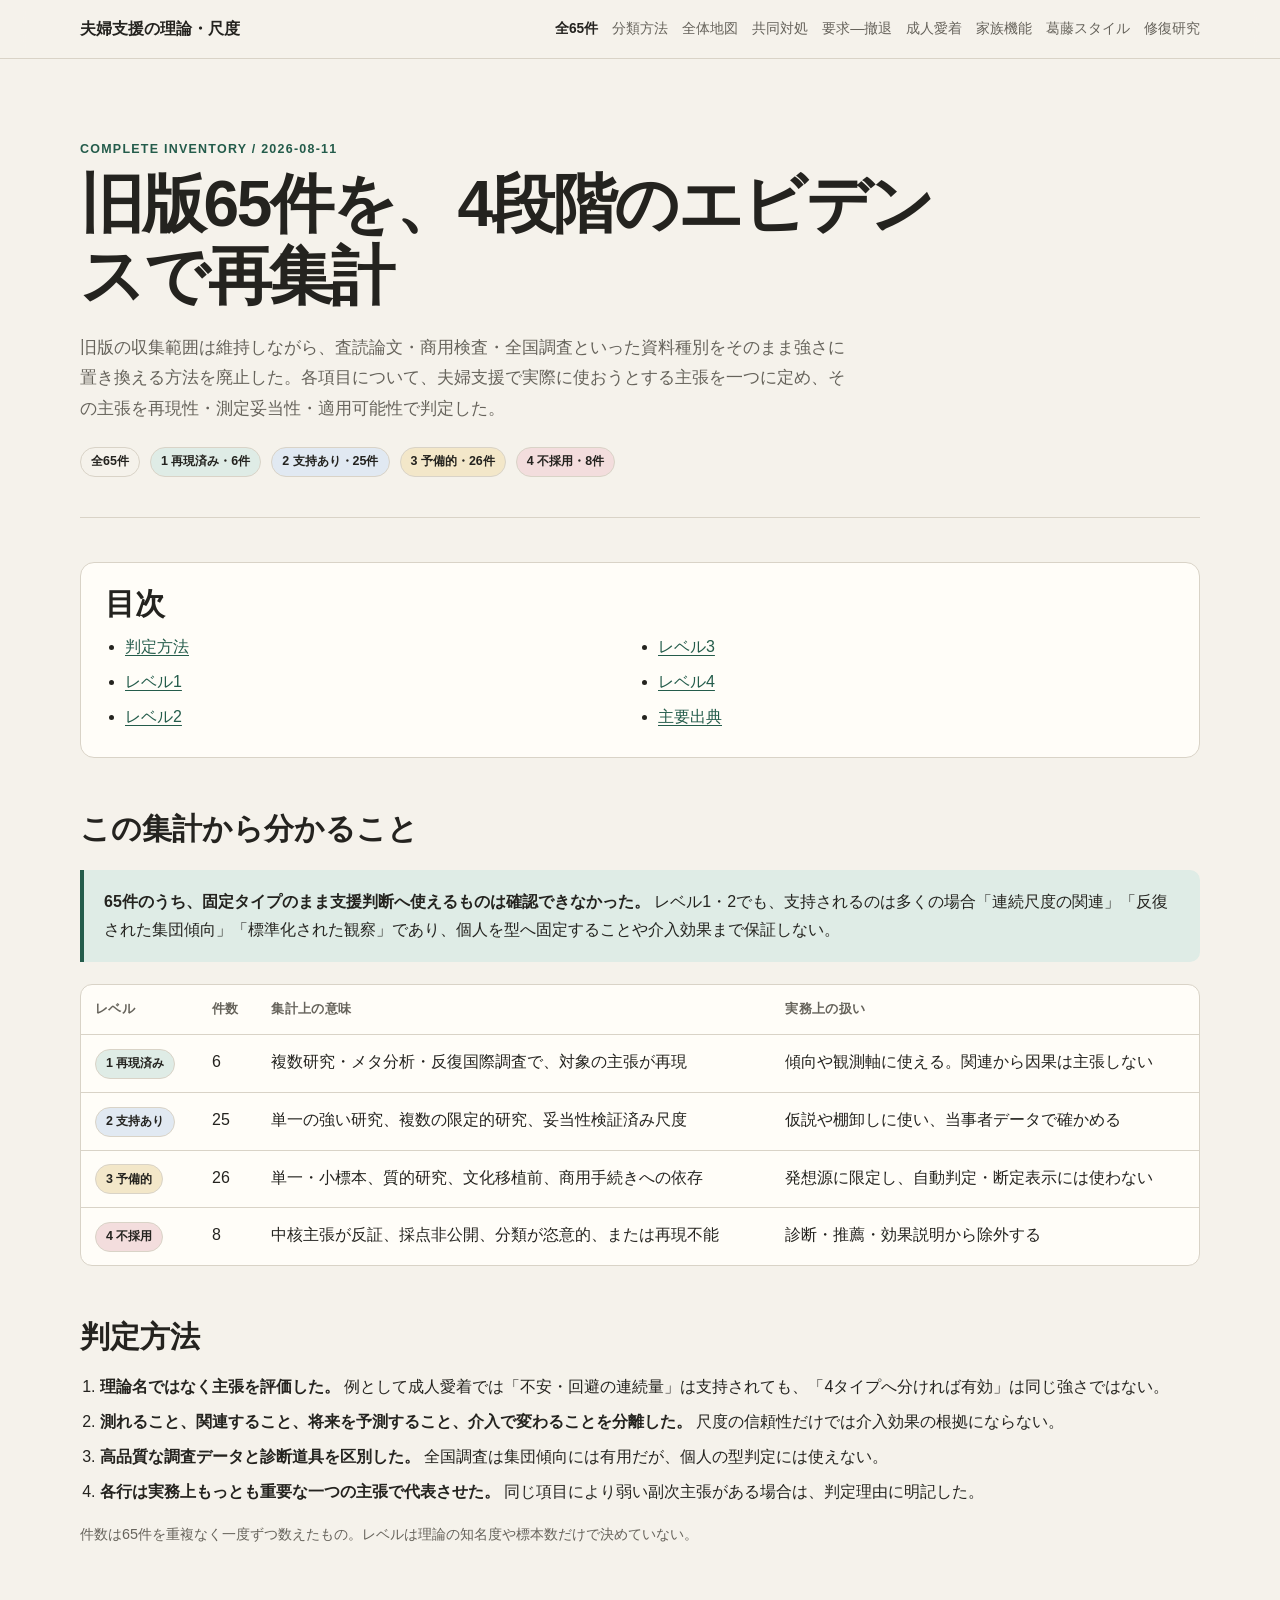
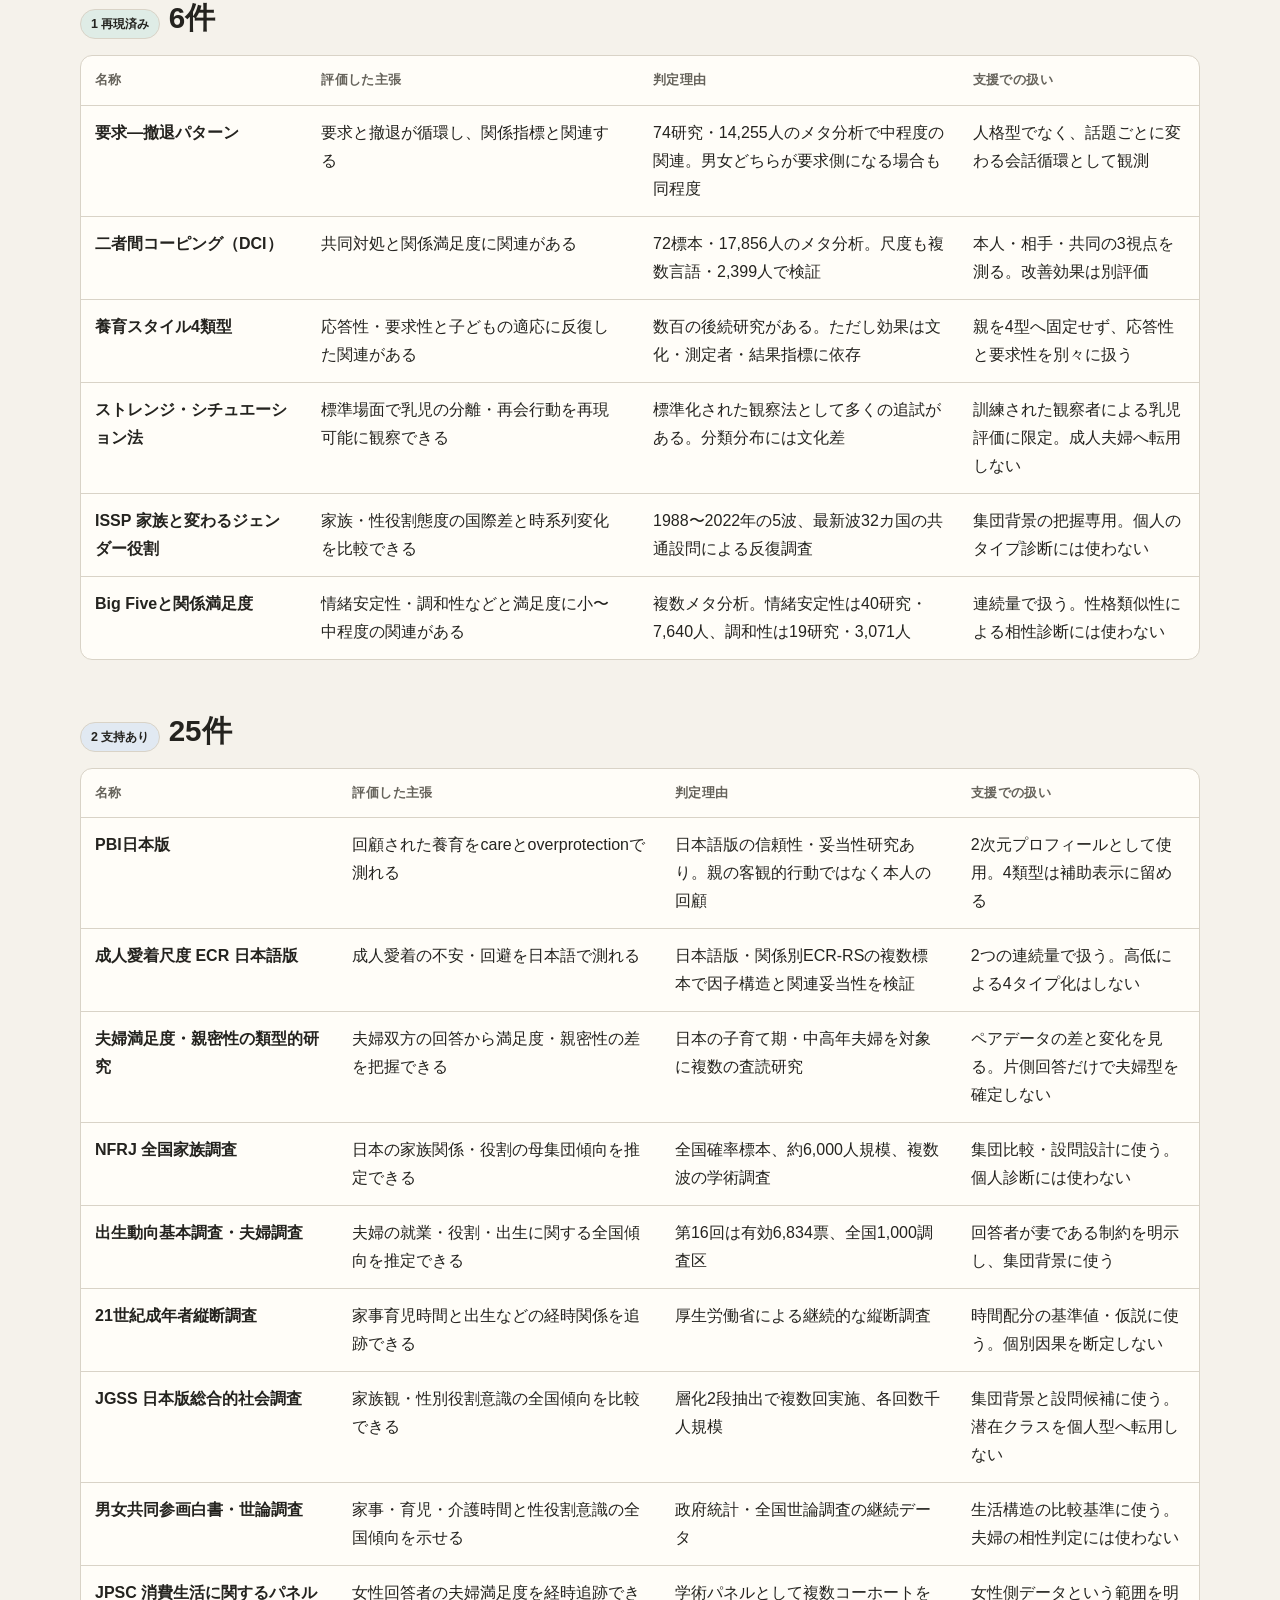
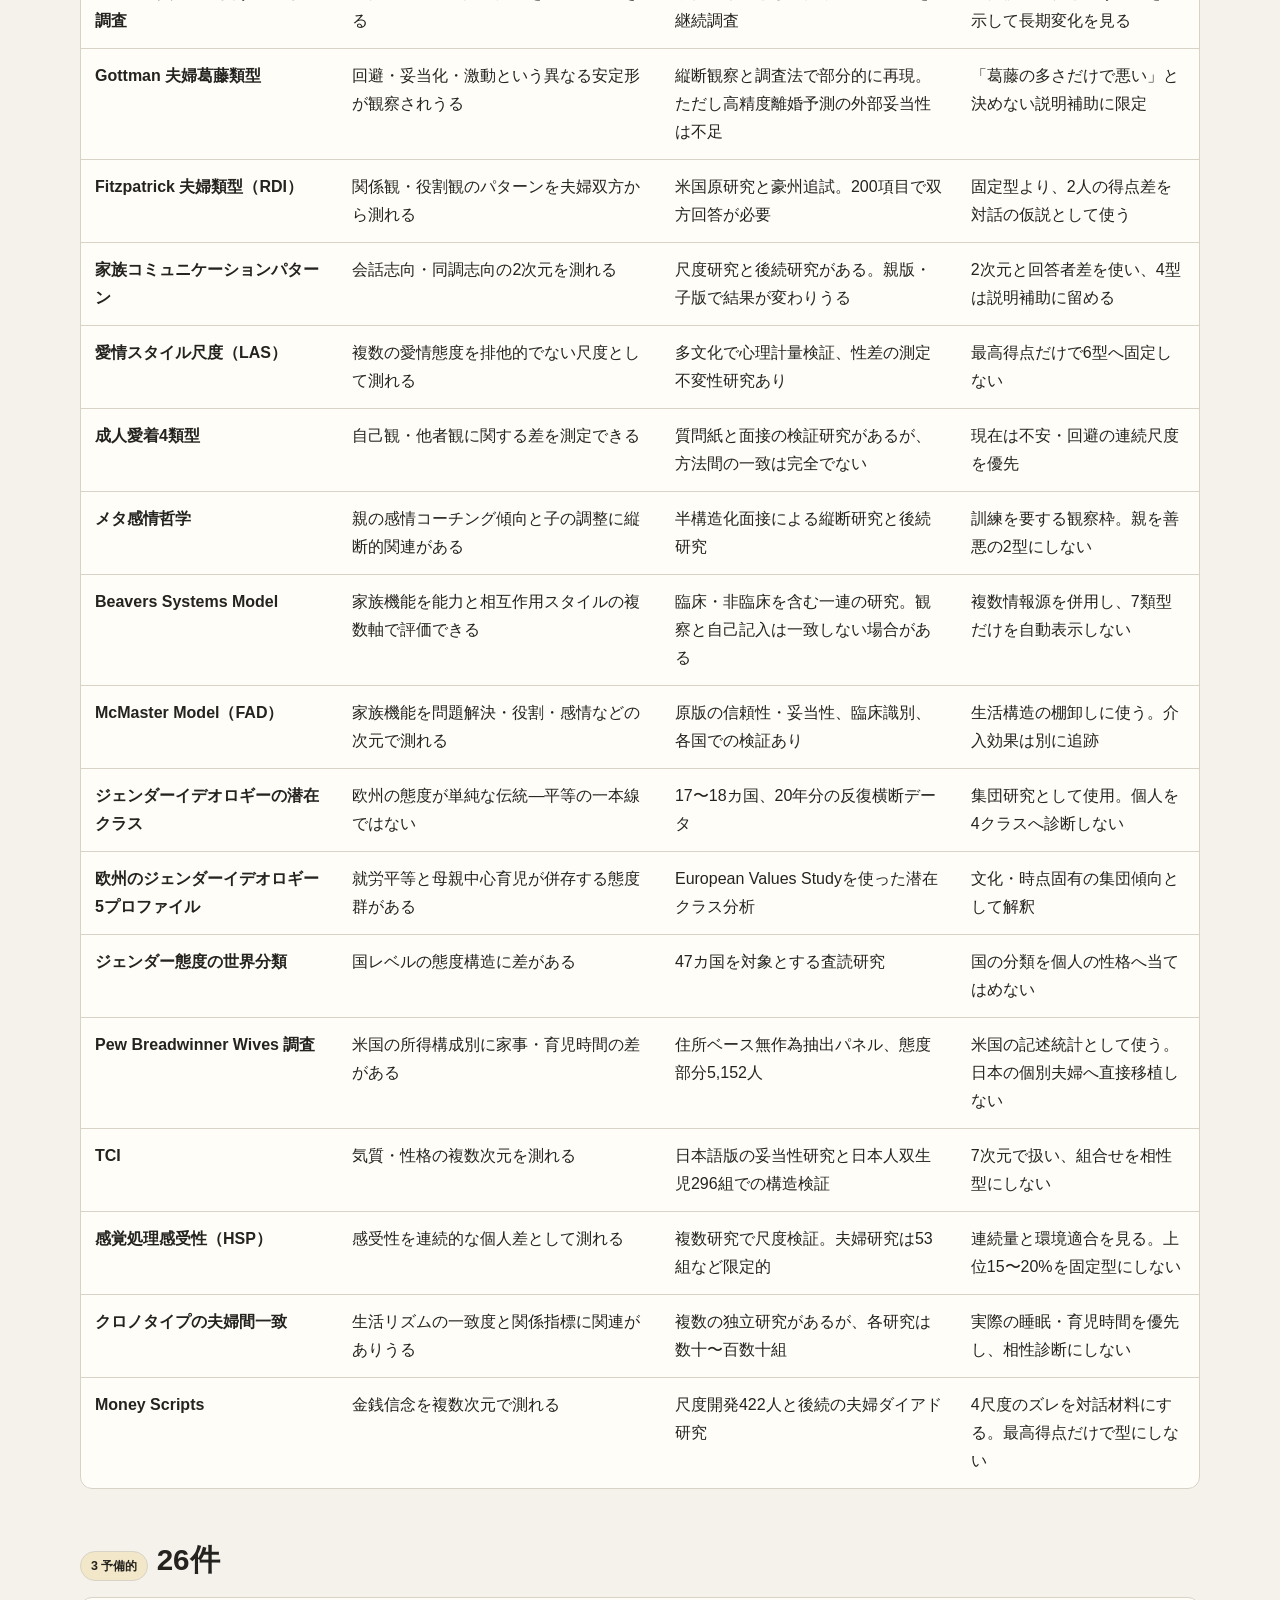
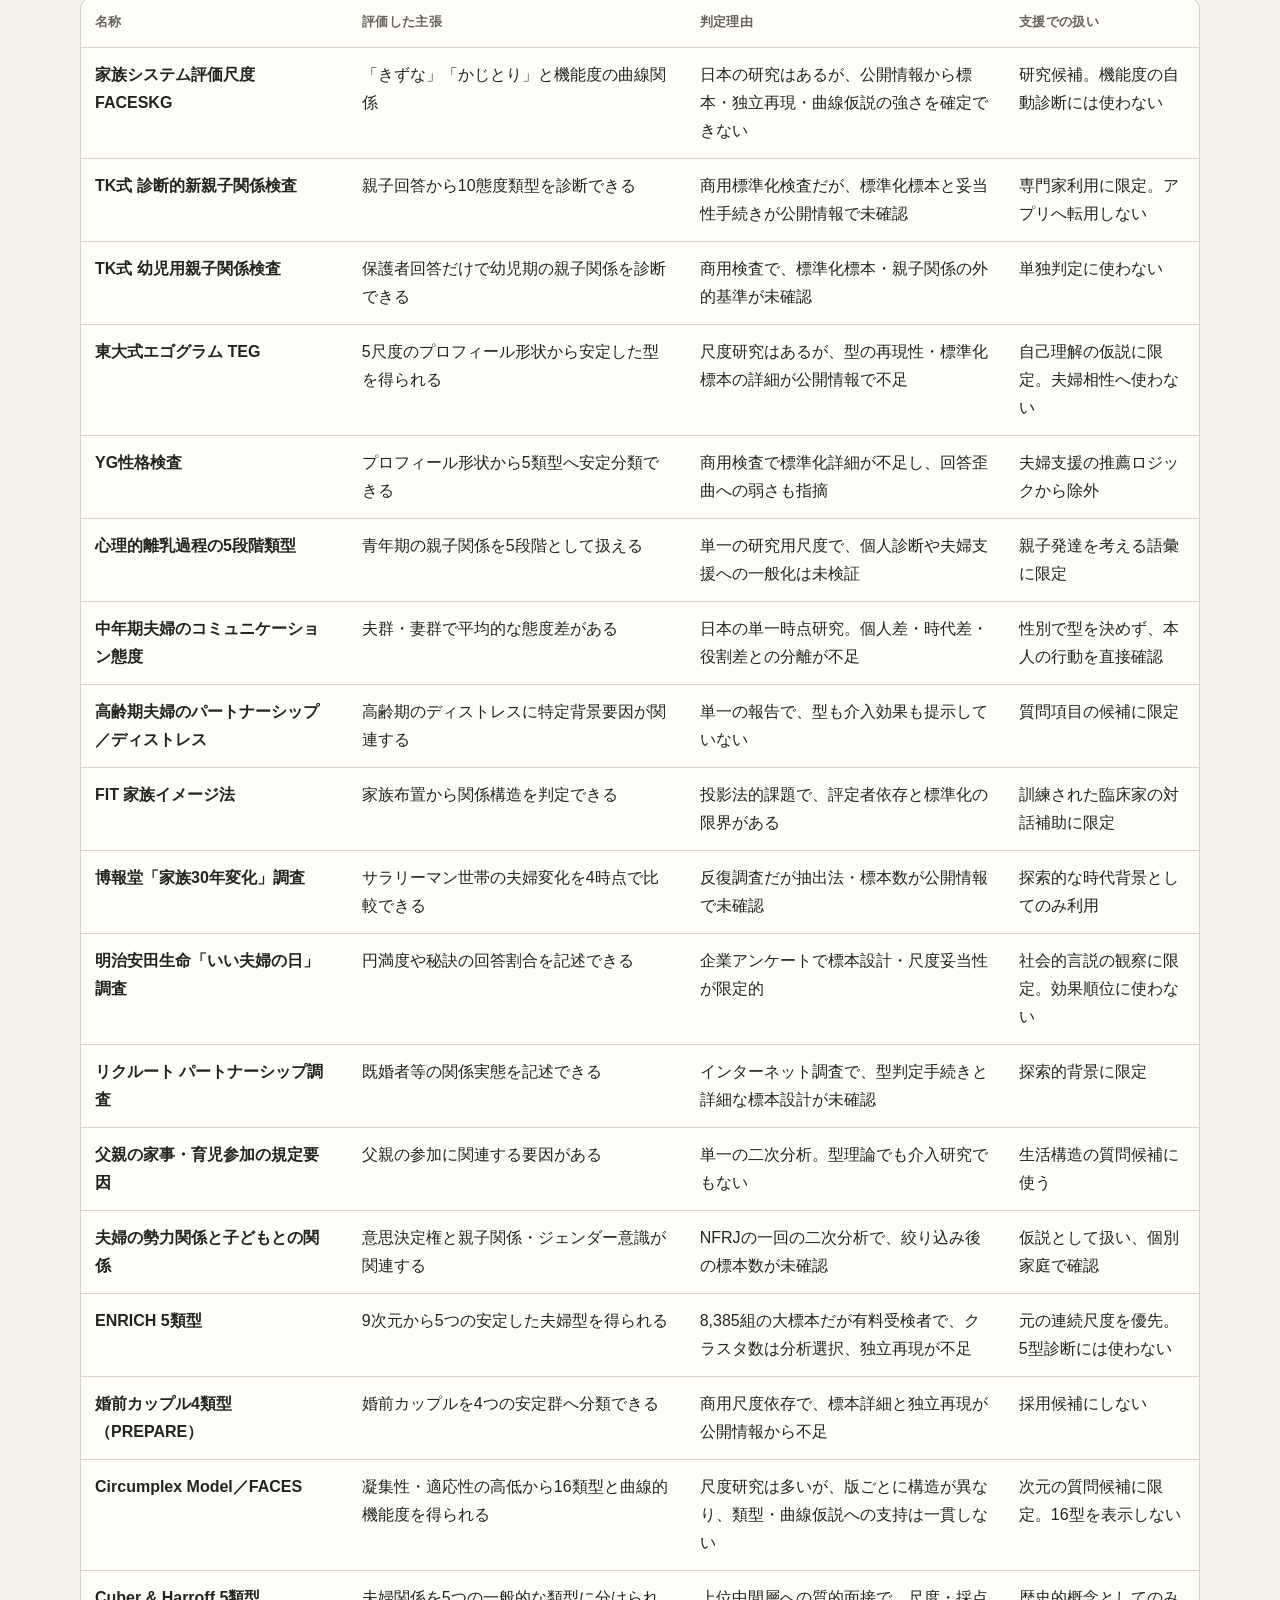
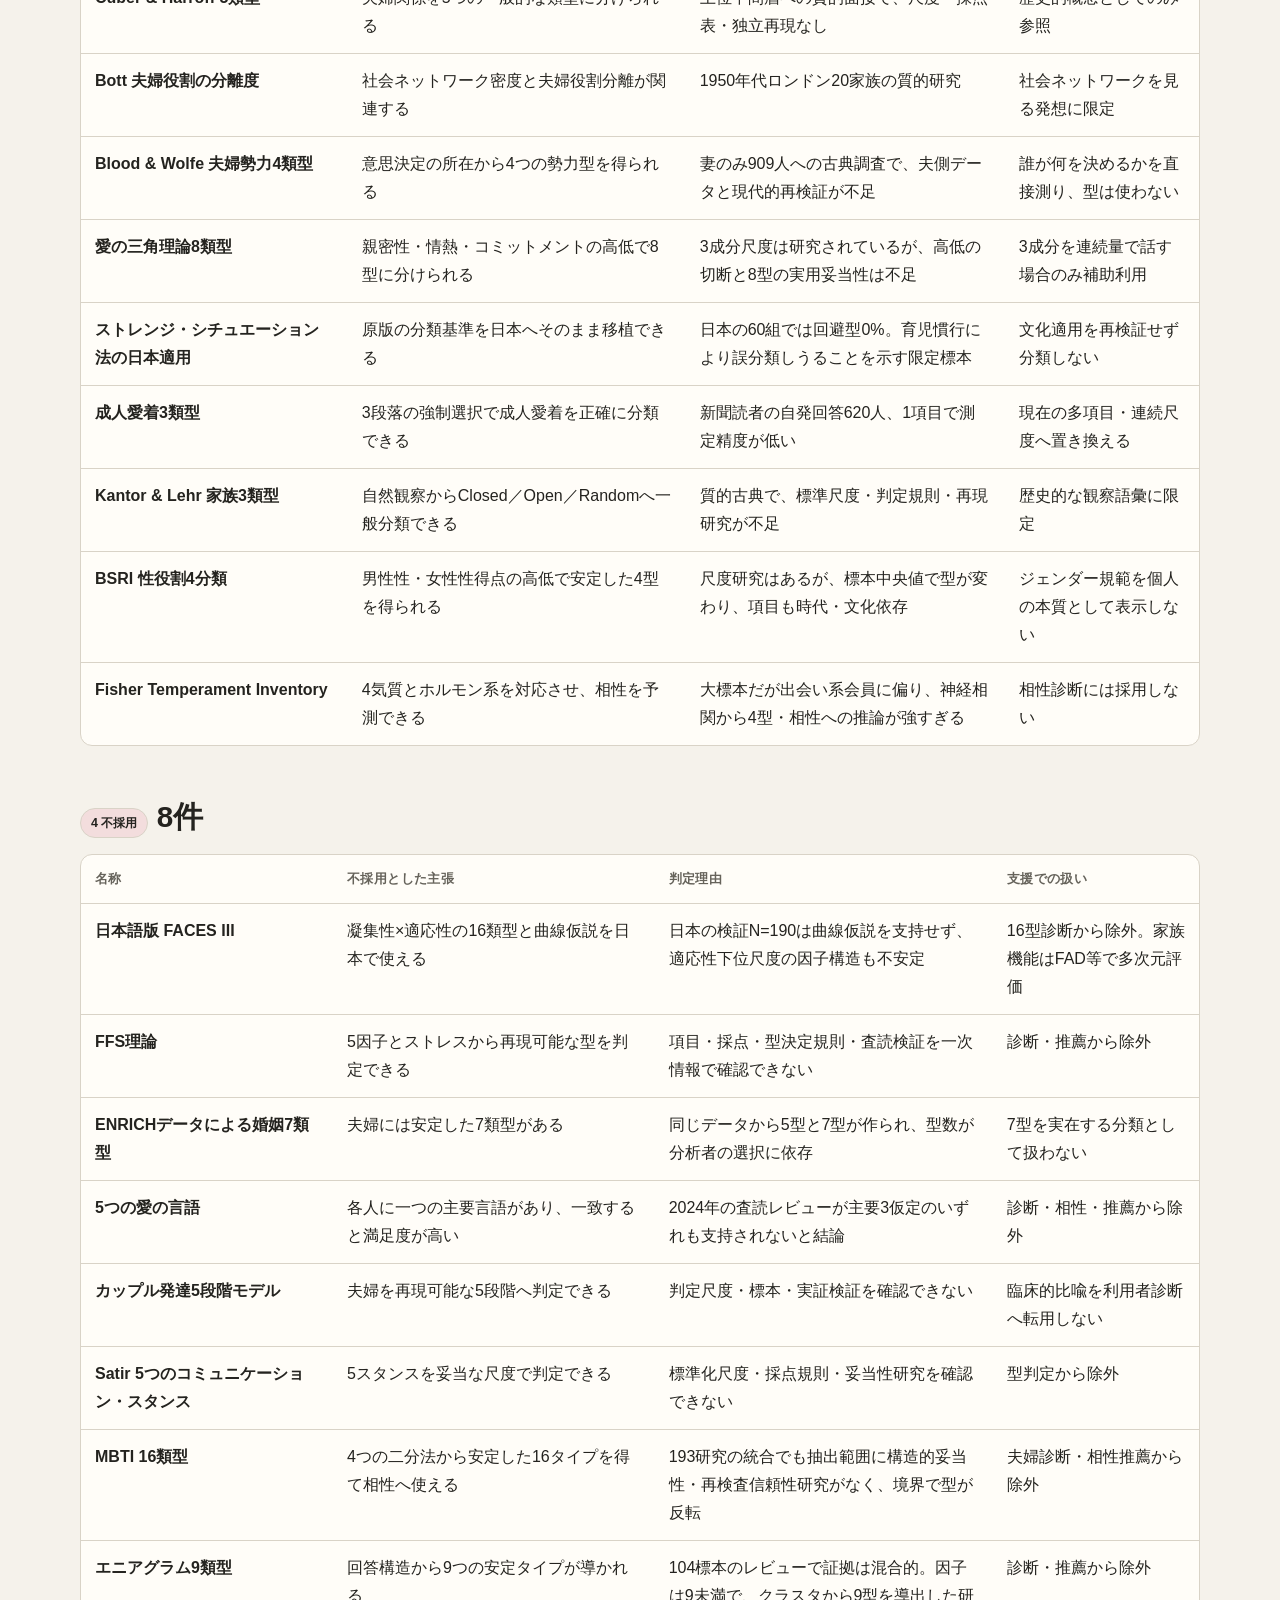
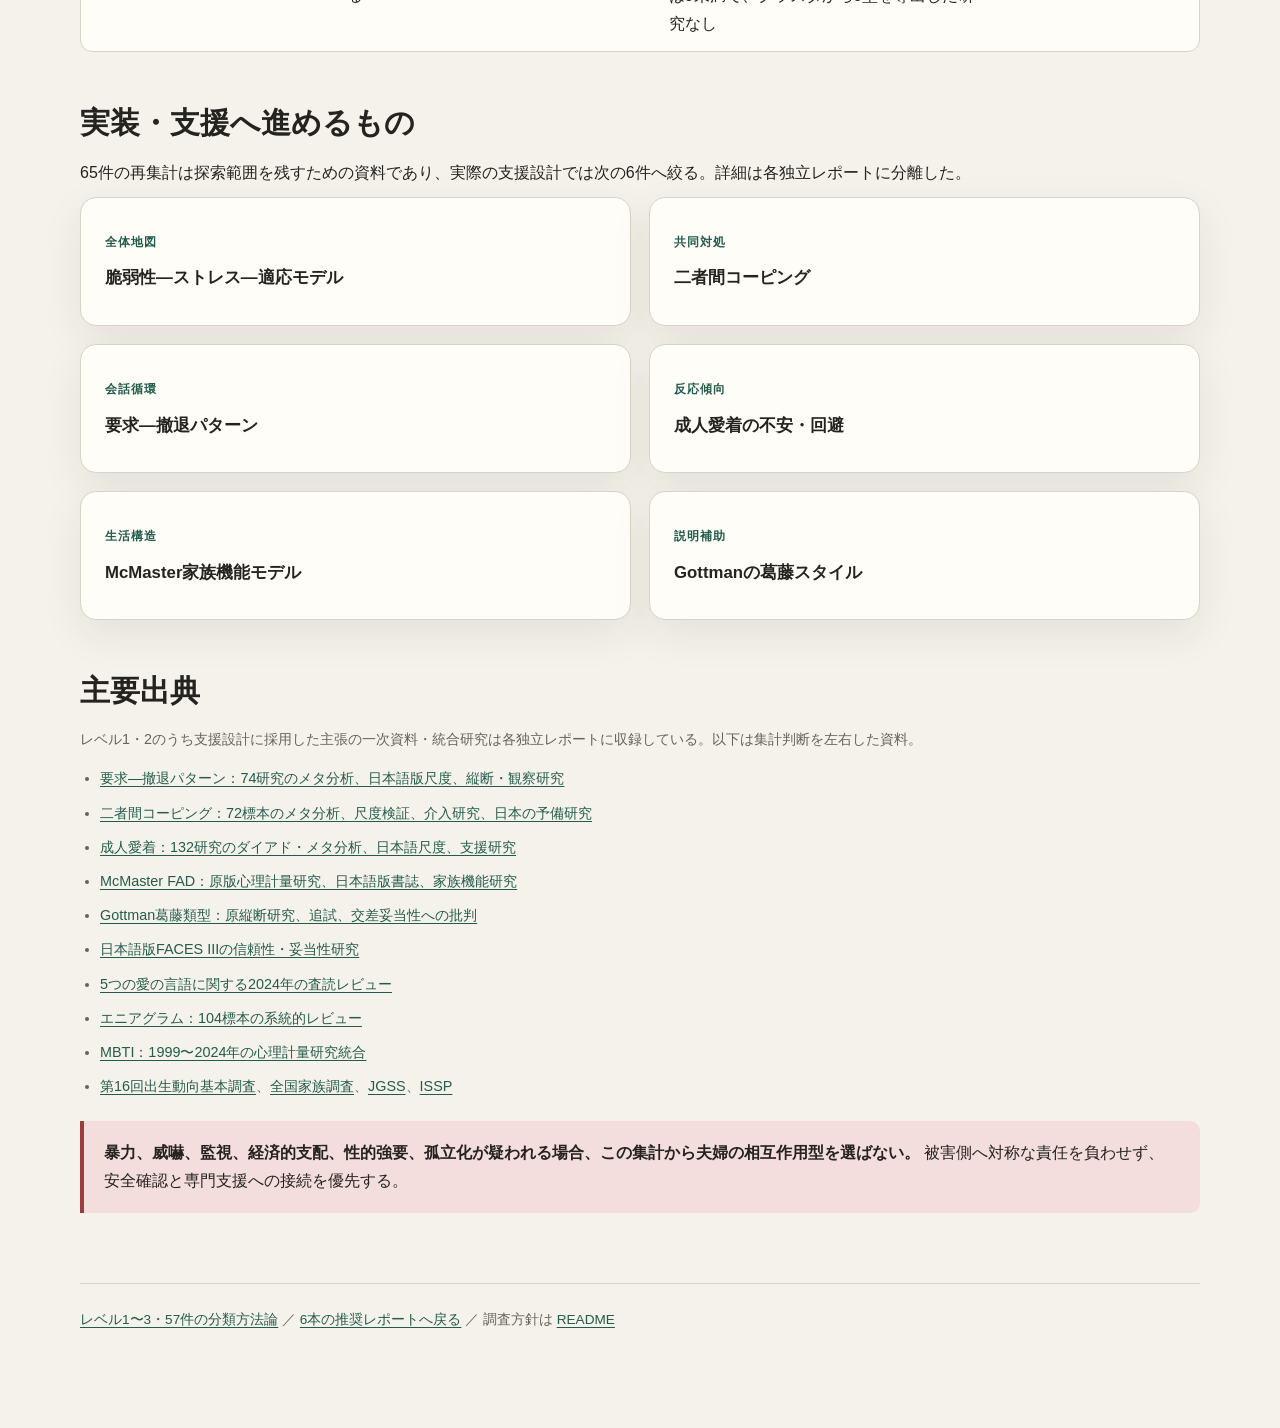
<file: docs/typologies/report.html>
<!doctype html>
<html lang="ja">
<head>
  <meta charset="utf-8">
  <meta name="viewport" content="width=device-width, initial-scale=1">
  <title>夫婦支援の型理論65件 — 4段階エビデンス再集計</title>
  <link rel="stylesheet" href="styles.css">
</head>
<body>
  <div class="topbar"><div class="shell">
    <a class="brand" href="index.html">夫婦支援の理論・尺度</a>
    <nav class="nav" aria-label="レポート一覧">
      <a href="report.html" aria-current="page">全65件</a>
      <a href="classification-map.html">分類方法</a>
      <a href="01-vulnerability-stress-adaptation.html">全体地図</a>
      <a href="02-dyadic-coping.html">共同対処</a>
      <a href="03-demand-withdraw.html">要求―撤退</a>
      <a href="04-adult-attachment.html">成人愛着</a>
      <a href="05-family-assessment-device.html">家族機能</a>
      <a href="06-gottman-conflict-types.html">葛藤スタイル</a>
      <a href="https://masaori.github.io/mawallo-research-reports/repair/">修復研究</a>
    </nav>
  </div></div>

  <main class="shell">
    <header class="hero">
      <p class="eyebrow">Complete inventory / 2026-08-11</p>
      <h1>旧版65件を、4段階のエビデンスで再集計</h1>
      <p class="lede">旧版の収集範囲は維持しながら、査読論文・商用検査・全国調査といった資料種別をそのまま強さに置き換える方法を廃止した。各項目について、夫婦支援で実際に使おうとする主張を一つに定め、その主張を再現性・測定妥当性・適用可能性で判定した。</p>
      <div class="meta"><span class="pill">全65件</span><span class="level level-1">1 再現済み・6件</span><span class="level level-2">2 支持あり・25件</span><span class="level level-3">3 予備的・26件</span><span class="level level-4">4 不採用・8件</span></div>
    </header>

    <nav class="report-toc" aria-label="ページ内目次">
      <h2>目次</h2>
      <ul>
        <li><a href="#method">判定方法</a></li>
        <li><a href="#level-1">レベル1</a></li>
        <li><a href="#level-2">レベル2</a></li>
        <li><a href="#level-3">レベル3</a></li>
        <li><a href="#level-4">レベル4</a></li>
        <li><a href="#sources">主要出典</a></li>
      </ul>
    </nav>

    <section aria-labelledby="reading">
      <h2 id="reading">この集計から分かること</h2>
      <div class="callout">
        <p><strong>65件のうち、固定タイプのまま支援判断へ使えるものは確認できなかった。</strong> レベル1・2でも、支持されるのは多くの場合「連続尺度の関連」「反復された集団傾向」「標準化された観察」であり、個人を型へ固定することや介入効果まで保証しない。</p>
      </div>
      <div class="table-wrap"><table>
        <thead><tr><th>レベル</th><th>件数</th><th>集計上の意味</th><th>実務上の扱い</th></tr></thead>
        <tbody>
          <tr><td><span class="level level-1">1 再現済み</span></td><td>6</td><td>複数研究・メタ分析・反復国際調査で、対象の主張が再現</td><td>傾向や観測軸に使える。関連から因果は主張しない</td></tr>
          <tr><td><span class="level level-2">2 支持あり</span></td><td>25</td><td>単一の強い研究、複数の限定的研究、妥当性検証済み尺度</td><td>仮説や棚卸しに使い、当事者データで確かめる</td></tr>
          <tr><td><span class="level level-3">3 予備的</span></td><td>26</td><td>単一・小標本、質的研究、文化移植前、商用手続きへの依存</td><td>発想源に限定し、自動判定・断定表示には使わない</td></tr>
          <tr><td><span class="level level-4">4 不採用</span></td><td>8</td><td>中核主張が反証、採点非公開、分類が恣意的、または再現不能</td><td>診断・推薦・効果説明から除外する</td></tr>
        </tbody>
      </table></div>
    </section>

    <section id="method" aria-labelledby="method-title">
      <h2 id="method-title">判定方法</h2>
      <ol>
        <li><strong>理論名ではなく主張を評価した。</strong> 例として成人愛着では「不安・回避の連続量」は支持されても、「4タイプへ分ければ有効」は同じ強さではない。</li>
        <li><strong>測れること、関連すること、将来を予測すること、介入で変わることを分離した。</strong> 尺度の信頼性だけでは介入効果の根拠にならない。</li>
        <li><strong>高品質な調査データと診断道具を区別した。</strong> 全国調査は集団傾向には有用だが、個人の型判定には使えない。</li>
        <li><strong>各行は実務上もっとも重要な一つの主張で代表させた。</strong> 同じ項目により弱い副次主張がある場合は、判定理由に明記した。</li>
      </ol>
      <p class="sources">件数は65件を重複なく一度ずつ数えたもの。レベルは理論の知名度や標本数だけで決めていない。</p>
    </section>

    <section id="level-1" aria-labelledby="level-1-title">
      <h2 id="level-1-title"><span class="level level-1">1 再現済み</span> 6件</h2>
      <div class="table-wrap"><table class="inventory">
        <thead><tr><th>名称</th><th>評価した主張</th><th>判定理由</th><th>支援での扱い</th></tr></thead>
        <tbody>
          <tr><td>要求―撤退パターン</td><td>要求と撤退が循環し、関係指標と関連する</td><td>74研究・14,255人のメタ分析で中程度の関連。男女どちらが要求側になる場合も同程度</td><td>人格型でなく、話題ごとに変わる会話循環として観測</td></tr>
          <tr><td>二者間コーピング（DCI）</td><td>共同対処と関係満足度に関連がある</td><td>72標本・17,856人のメタ分析。尺度も複数言語・2,399人で検証</td><td>本人・相手・共同の3視点を測る。改善効果は別評価</td></tr>
          <tr><td>養育スタイル4類型</td><td>応答性・要求性と子どもの適応に反復した関連がある</td><td>数百の後続研究がある。ただし効果は文化・測定者・結果指標に依存</td><td>親を4型へ固定せず、応答性と要求性を別々に扱う</td></tr>
          <tr><td>ストレンジ・シチュエーション法</td><td>標準場面で乳児の分離・再会行動を再現可能に観察できる</td><td>標準化された観察法として多くの追試がある。分類分布には文化差</td><td>訓練された観察者による乳児評価に限定。成人夫婦へ転用しない</td></tr>
          <tr><td>ISSP 家族と変わるジェンダー役割</td><td>家族・性役割態度の国際差と時系列変化を比較できる</td><td>1988〜2022年の5波、最新波32カ国の共通設問による反復調査</td><td>集団背景の把握専用。個人のタイプ診断には使わない</td></tr>
          <tr><td>Big Fiveと関係満足度</td><td>情緒安定性・調和性などと満足度に小〜中程度の関連がある</td><td>複数メタ分析。情緒安定性は40研究・7,640人、調和性は19研究・3,071人</td><td>連続量で扱う。性格類似性による相性診断には使わない</td></tr>
        </tbody>
      </table></div>
    </section>

    <section id="level-2" aria-labelledby="level-2-title">
      <h2 id="level-2-title"><span class="level level-2">2 支持あり</span> 25件</h2>
      <div class="table-wrap"><table class="inventory">
        <thead><tr><th>名称</th><th>評価した主張</th><th>判定理由</th><th>支援での扱い</th></tr></thead>
        <tbody>
          <tr><td>PBI日本版</td><td>回顧された養育をcareとoverprotectionで測れる</td><td>日本語版の信頼性・妥当性研究あり。親の客観的行動ではなく本人の回顧</td><td>2次元プロフィールとして使用。4類型は補助表示に留める</td></tr>
          <tr><td>成人愛着尺度 ECR 日本語版</td><td>成人愛着の不安・回避を日本語で測れる</td><td>日本語版・関係別ECR-RSの複数標本で因子構造と関連妥当性を検証</td><td>2つの連続量で扱う。高低による4タイプ化はしない</td></tr>
          <tr><td>夫婦満足度・親密性の類型的研究</td><td>夫婦双方の回答から満足度・親密性の差を把握できる</td><td>日本の子育て期・中高年夫婦を対象に複数の査読研究</td><td>ペアデータの差と変化を見る。片側回答だけで夫婦型を確定しない</td></tr>
          <tr><td>NFRJ 全国家族調査</td><td>日本の家族関係・役割の母集団傾向を推定できる</td><td>全国確率標本、約6,000人規模、複数波の学術調査</td><td>集団比較・設問設計に使う。個人診断には使わない</td></tr>
          <tr><td>出生動向基本調査・夫婦調査</td><td>夫婦の就業・役割・出生に関する全国傾向を推定できる</td><td>第16回は有効6,834票、全国1,000調査区</td><td>回答者が妻である制約を明示し、集団背景に使う</td></tr>
          <tr><td>21世紀成年者縦断調査</td><td>家事育児時間と出生などの経時関係を追跡できる</td><td>厚生労働省による継続的な縦断調査</td><td>時間配分の基準値・仮説に使う。個別因果を断定しない</td></tr>
          <tr><td>JGSS 日本版総合的社会調査</td><td>家族観・性別役割意識の全国傾向を比較できる</td><td>層化2段抽出で複数回実施、各回数千人規模</td><td>集団背景と設問候補に使う。潜在クラスを個人型へ転用しない</td></tr>
          <tr><td>男女共同参画白書・世論調査</td><td>家事・育児・介護時間と性役割意識の全国傾向を示せる</td><td>政府統計・全国世論調査の継続データ</td><td>生活構造の比較基準に使う。夫婦の相性判定には使わない</td></tr>
          <tr><td>JPSC 消費生活に関するパネル調査</td><td>女性回答者の夫婦満足度を経時追跡できる</td><td>学術パネルとして複数コーホートを継続調査</td><td>女性側データという範囲を明示して長期変化を見る</td></tr>
          <tr><td>Gottman 夫婦葛藤類型</td><td>回避・妥当化・激動という異なる安定形が観察されうる</td><td>縦断観察と調査法で部分的に再現。ただし高精度離婚予測の外部妥当性は不足</td><td>「葛藤の多さだけで悪い」と決めない説明補助に限定</td></tr>
          <tr><td>Fitzpatrick 夫婦類型（RDI）</td><td>関係観・役割観のパターンを夫婦双方から測れる</td><td>米国原研究と豪州追試。200項目で双方回答が必要</td><td>固定型より、2人の得点差を対話の仮説として使う</td></tr>
          <tr><td>家族コミュニケーションパターン</td><td>会話志向・同調志向の2次元を測れる</td><td>尺度研究と後続研究がある。親版・子版で結果が変わりうる</td><td>2次元と回答者差を使い、4型は説明補助に留める</td></tr>
          <tr><td>愛情スタイル尺度（LAS）</td><td>複数の愛情態度を排他的でない尺度として測れる</td><td>多文化で心理計量検証、性差の測定不変性研究あり</td><td>最高得点だけで6型へ固定しない</td></tr>
          <tr><td>成人愛着4類型</td><td>自己観・他者観に関する差を測定できる</td><td>質問紙と面接の検証研究があるが、方法間の一致は完全でない</td><td>現在は不安・回避の連続尺度を優先</td></tr>
          <tr><td>メタ感情哲学</td><td>親の感情コーチング傾向と子の調整に縦断的関連がある</td><td>半構造化面接による縦断研究と後続研究</td><td>訓練を要する観察枠。親を善悪の2型にしない</td></tr>
          <tr><td>Beavers Systems Model</td><td>家族機能を能力と相互作用スタイルの複数軸で評価できる</td><td>臨床・非臨床を含む一連の研究。観察と自己記入は一致しない場合がある</td><td>複数情報源を併用し、7類型だけを自動表示しない</td></tr>
          <tr><td>McMaster Model（FAD）</td><td>家族機能を問題解決・役割・感情などの次元で測れる</td><td>原版の信頼性・妥当性、臨床識別、各国での検証あり</td><td>生活構造の棚卸しに使う。介入効果は別に追跡</td></tr>
          <tr><td>ジェンダーイデオロギーの潜在クラス</td><td>欧州の態度が単純な伝統―平等の一本線ではない</td><td>17〜18カ国、20年分の反復横断データ</td><td>集団研究として使用。個人を4クラスへ診断しない</td></tr>
          <tr><td>欧州のジェンダーイデオロギー5プロファイル</td><td>就労平等と母親中心育児が併存する態度群がある</td><td>European Values Studyを使った潜在クラス分析</td><td>文化・時点固有の集団傾向として解釈</td></tr>
          <tr><td>ジェンダー態度の世界分類</td><td>国レベルの態度構造に差がある</td><td>47カ国を対象とする査読研究</td><td>国の分類を個人の性格へ当てはめない</td></tr>
          <tr><td>Pew Breadwinner Wives 調査</td><td>米国の所得構成別に家事・育児時間の差がある</td><td>住所ベース無作為抽出パネル、態度部分5,152人</td><td>米国の記述統計として使う。日本の個別夫婦へ直接移植しない</td></tr>
          <tr><td>TCI</td><td>気質・性格の複数次元を測れる</td><td>日本語版の妥当性研究と日本人双生児296組での構造検証</td><td>7次元で扱い、組合せを相性型にしない</td></tr>
          <tr><td>感覚処理感受性（HSP）</td><td>感受性を連続的な個人差として測れる</td><td>複数研究で尺度検証。夫婦研究は53組など限定的</td><td>連続量と環境適合を見る。上位15〜20%を固定型にしない</td></tr>
          <tr><td>クロノタイプの夫婦間一致</td><td>生活リズムの一致度と関係指標に関連がありうる</td><td>複数の独立研究があるが、各研究は数十〜百数十組</td><td>実際の睡眠・育児時間を優先し、相性診断にしない</td></tr>
          <tr><td>Money Scripts</td><td>金銭信念を複数次元で測れる</td><td>尺度開発422人と後続の夫婦ダイアド研究</td><td>4尺度のズレを対話材料にする。最高得点だけで型にしない</td></tr>
        </tbody>
      </table></div>
    </section>

    <section id="level-3" aria-labelledby="level-3-title">
      <h2 id="level-3-title"><span class="level level-3">3 予備的</span> 26件</h2>
      <div class="table-wrap"><table class="inventory">
        <thead><tr><th>名称</th><th>評価した主張</th><th>判定理由</th><th>支援での扱い</th></tr></thead>
        <tbody>
          <tr><td>家族システム評価尺度 FACESKG</td><td>「きずな」「かじとり」と機能度の曲線関係</td><td>日本の研究はあるが、公開情報から標本・独立再現・曲線仮説の強さを確定できない</td><td>研究候補。機能度の自動診断には使わない</td></tr>
          <tr><td>TK式 診断的新親子関係検査</td><td>親子回答から10態度類型を診断できる</td><td>商用標準化検査だが、標準化標本と妥当性手続きが公開情報で未確認</td><td>専門家利用に限定。アプリへ転用しない</td></tr>
          <tr><td>TK式 幼児用親子関係検査</td><td>保護者回答だけで幼児期の親子関係を診断できる</td><td>商用検査で、標準化標本・親子関係の外的基準が未確認</td><td>単独判定に使わない</td></tr>
          <tr><td>東大式エゴグラム TEG</td><td>5尺度のプロフィール形状から安定した型を得られる</td><td>尺度研究はあるが、型の再現性・標準化標本の詳細が公開情報で不足</td><td>自己理解の仮説に限定。夫婦相性へ使わない</td></tr>
          <tr><td>YG性格検査</td><td>プロフィール形状から5類型へ安定分類できる</td><td>商用検査で標準化詳細が不足し、回答歪曲への弱さも指摘</td><td>夫婦支援の推薦ロジックから除外</td></tr>
          <tr><td>心理的離乳過程の5段階類型</td><td>青年期の親子関係を5段階として扱える</td><td>単一の研究用尺度で、個人診断や夫婦支援への一般化は未検証</td><td>親子発達を考える語彙に限定</td></tr>
          <tr><td>中年期夫婦のコミュニケーション態度</td><td>夫群・妻群で平均的な態度差がある</td><td>日本の単一時点研究。個人差・時代差・役割差との分離が不足</td><td>性別で型を決めず、本人の行動を直接確認</td></tr>
          <tr><td>高齢期夫婦のパートナーシップ／ディストレス</td><td>高齢期のディストレスに特定背景要因が関連する</td><td>単一の報告で、型も介入効果も提示していない</td><td>質問項目の候補に限定</td></tr>
          <tr><td>FIT 家族イメージ法</td><td>家族布置から関係構造を判定できる</td><td>投影法的課題で、評定者依存と標準化の限界がある</td><td>訓練された臨床家の対話補助に限定</td></tr>
          <tr><td>博報堂「家族30年変化」調査</td><td>サラリーマン世帯の夫婦変化を4時点で比較できる</td><td>反復調査だが抽出法・標本数が公開情報で未確認</td><td>探索的な時代背景としてのみ利用</td></tr>
          <tr><td>明治安田生命「いい夫婦の日」調査</td><td>円満度や秘訣の回答割合を記述できる</td><td>企業アンケートで標本設計・尺度妥当性が限定的</td><td>社会的言説の観察に限定。効果順位に使わない</td></tr>
          <tr><td>リクルート パートナーシップ調査</td><td>既婚者等の関係実態を記述できる</td><td>インターネット調査で、型判定手続きと詳細な標本設計が未確認</td><td>探索的背景に限定</td></tr>
          <tr><td>父親の家事・育児参加の規定要因</td><td>父親の参加に関連する要因がある</td><td>単一の二次分析。型理論でも介入研究でもない</td><td>生活構造の質問候補に使う</td></tr>
          <tr><td>夫婦の勢力関係と子どもとの関係</td><td>意思決定権と親子関係・ジェンダー意識が関連する</td><td>NFRJの一回の二次分析で、絞り込み後の標本数が未確認</td><td>仮説として扱い、個別家庭で確認</td></tr>
          <tr><td>ENRICH 5類型</td><td>9次元から5つの安定した夫婦型を得られる</td><td>8,385組の大標本だが有料受検者で、クラスタ数は分析選択、独立再現が不足</td><td>元の連続尺度を優先。5型診断には使わない</td></tr>
          <tr><td>婚前カップル4類型（PREPARE）</td><td>婚前カップルを4つの安定群へ分類できる</td><td>商用尺度依存で、標本詳細と独立再現が公開情報から不足</td><td>採用候補にしない</td></tr>
          <tr><td>Circumplex Model／FACES</td><td>凝集性・適応性の高低から16類型と曲線的機能度を得られる</td><td>尺度研究は多いが、版ごとに構造が異なり、類型・曲線仮説への支持は一貫しない</td><td>次元の質問候補に限定。16型を表示しない</td></tr>
          <tr><td>Cuber & Harroff 5類型</td><td>夫婦関係を5つの一般的な類型に分けられる</td><td>上位中間層への質的面接で、尺度・採点表・独立再現なし</td><td>歴史的概念としてのみ参照</td></tr>
          <tr><td>Bott 夫婦役割の分離度</td><td>社会ネットワーク密度と夫婦役割分離が関連する</td><td>1950年代ロンドン20家族の質的研究</td><td>社会ネットワークを見る発想に限定</td></tr>
          <tr><td>Blood & Wolfe 夫婦勢力4類型</td><td>意思決定の所在から4つの勢力型を得られる</td><td>妻のみ909人への古典調査で、夫側データと現代的再検証が不足</td><td>誰が何を決めるかを直接測り、型は使わない</td></tr>
          <tr><td>愛の三角理論8類型</td><td>親密性・情熱・コミットメントの高低で8型に分けられる</td><td>3成分尺度は研究されているが、高低の切断と8型の実用妥当性は不足</td><td>3成分を連続量で話す場合のみ補助利用</td></tr>
          <tr><td>ストレンジ・シチュエーション法の日本適用</td><td>原版の分類基準を日本へそのまま移植できる</td><td>日本の60組では回避型0%。育児慣行により誤分類しうることを示す限定標本</td><td>文化適用を再検証せず分類しない</td></tr>
          <tr><td>成人愛着3類型</td><td>3段落の強制選択で成人愛着を正確に分類できる</td><td>新聞読者の自発回答620人、1項目で測定精度が低い</td><td>現在の多項目・連続尺度へ置き換える</td></tr>
          <tr><td>Kantor & Lehr 家族3類型</td><td>自然観察からClosed／Open／Randomへ一般分類できる</td><td>質的古典で、標準尺度・判定規則・再現研究が不足</td><td>歴史的な観察語彙に限定</td></tr>
          <tr><td>BSRI 性役割4分類</td><td>男性性・女性性得点の高低で安定した4型を得られる</td><td>尺度研究はあるが、標本中央値で型が変わり、項目も時代・文化依存</td><td>ジェンダー規範を個人の本質として表示しない</td></tr>
          <tr><td>Fisher Temperament Inventory</td><td>4気質とホルモン系を対応させ、相性を予測できる</td><td>大標本だが出会い系会員に偏り、神経相関から4型・相性への推論が強すぎる</td><td>相性診断には採用しない</td></tr>
        </tbody>
      </table></div>
    </section>

    <section id="level-4" aria-labelledby="level-4-title">
      <h2 id="level-4-title"><span class="level level-4">4 不採用</span> 8件</h2>
      <div class="table-wrap"><table class="inventory">
        <thead><tr><th>名称</th><th>不採用とした主張</th><th>判定理由</th><th>支援での扱い</th></tr></thead>
        <tbody>
          <tr><td>日本語版 FACES III</td><td>凝集性×適応性の16類型と曲線仮説を日本で使える</td><td>日本の検証N=190は曲線仮説を支持せず、適応性下位尺度の因子構造も不安定</td><td>16型診断から除外。家族機能はFAD等で多次元評価</td></tr>
          <tr><td>FFS理論</td><td>5因子とストレスから再現可能な型を判定できる</td><td>項目・採点・型決定規則・査読検証を一次情報で確認できない</td><td>診断・推薦から除外</td></tr>
          <tr><td>ENRICHデータによる婚姻7類型</td><td>夫婦には安定した7類型がある</td><td>同じデータから5型と7型が作られ、型数が分析者の選択に依存</td><td>7型を実在する分類として扱わない</td></tr>
          <tr><td>5つの愛の言語</td><td>各人に一つの主要言語があり、一致すると満足度が高い</td><td>2024年の査読レビューが主要3仮定のいずれも支持されないと結論</td><td>診断・相性・推薦から除外</td></tr>
          <tr><td>カップル発達5段階モデル</td><td>夫婦を再現可能な5段階へ判定できる</td><td>判定尺度・標本・実証検証を確認できない</td><td>臨床的比喩を利用者診断へ転用しない</td></tr>
          <tr><td>Satir 5つのコミュニケーション・スタンス</td><td>5スタンスを妥当な尺度で判定できる</td><td>標準化尺度・採点規則・妥当性研究を確認できない</td><td>型判定から除外</td></tr>
          <tr><td>MBTI 16類型</td><td>4つの二分法から安定した16タイプを得て相性へ使える</td><td>193研究の統合でも抽出範囲に構造的妥当性・再検査信頼性研究がなく、境界で型が反転</td><td>夫婦診断・相性推薦から除外</td></tr>
          <tr><td>エニアグラム9類型</td><td>回答構造から9つの安定タイプが導かれる</td><td>104標本のレビューで証拠は混合的。因子は9未満で、クラスタから9型を導出した研究なし</td><td>診断・推薦から除外</td></tr>
        </tbody>
      </table></div>
    </section>

    <section aria-labelledby="useful">
      <h2 id="useful">実装・支援へ進めるもの</h2>
      <p>65件の再集計は探索範囲を残すための資料であり、実際の支援設計では次の6件へ絞る。詳細は各独立レポートに分離した。</p>
      <div class="grid">
        <a class="card-link" href="01-vulnerability-stress-adaptation.html"><article class="card"><p class="number">全体地図</p><h3>脆弱性―ストレス―適応モデル</h3></article></a>
        <a class="card-link" href="02-dyadic-coping.html"><article class="card"><p class="number">共同対処</p><h3>二者間コーピング</h3></article></a>
        <a class="card-link" href="03-demand-withdraw.html"><article class="card"><p class="number">会話循環</p><h3>要求―撤退パターン</h3></article></a>
        <a class="card-link" href="04-adult-attachment.html"><article class="card"><p class="number">反応傾向</p><h3>成人愛着の不安・回避</h3></article></a>
        <a class="card-link" href="05-family-assessment-device.html"><article class="card"><p class="number">生活構造</p><h3>McMaster家族機能モデル</h3></article></a>
        <a class="card-link" href="06-gottman-conflict-types.html"><article class="card"><p class="number">説明補助</p><h3>Gottmanの葛藤スタイル</h3></article></a>
      </div>
    </section>

    <section id="sources" aria-labelledby="sources-title">
      <h2 id="sources-title">主要出典</h2>
      <p class="sources">レベル1・2のうち支援設計に採用した主張の一次資料・統合研究は各独立レポートに収録している。以下は集計判断を左右した資料。</p>
      <ul class="sources">
        <li><a href="03-demand-withdraw.html#sources">要求―撤退パターン：74研究のメタ分析、日本語版尺度、縦断・観察研究</a></li>
        <li><a href="02-dyadic-coping.html#sources">二者間コーピング：72標本のメタ分析、尺度検証、介入研究、日本の予備研究</a></li>
        <li><a href="04-adult-attachment.html#sources">成人愛着：132研究のダイアド・メタ分析、日本語尺度、支援研究</a></li>
        <li><a href="05-family-assessment-device.html#sources">McMaster FAD：原版心理計量研究、日本語版書誌、家族機能研究</a></li>
        <li><a href="06-gottman-conflict-types.html#sources">Gottman葛藤類型：原縦断研究、追試、交差妥当性への批判</a></li>
        <li><a href="https://www.soka.ac.jp/files/ja/20170512_155734.pdf">日本語版FACES IIIの信頼性・妥当性研究</a></li>
        <li><a href="https://journals.sagepub.com/doi/10.1177/09637214231217663">5つの愛の言語に関する2024年の査読レビュー</a></li>
        <li><a href="https://pubmed.ncbi.nlm.nih.gov/33332604/">エニアグラム：104標本の系統的レビュー</a></li>
        <li><a href="https://onlinelibrary.wiley.com/doi/10.1002/jcad.70006">MBTI：1999〜2024年の心理計量研究統合</a></li>
        <li><a href="https://www.ipss.go.jp/ps-doukou/j/doukou16/doukou16_gaiyo.asp">第16回出生動向基本調査</a>、<a href="https://nfrj.org/">全国家族調査</a>、<a href="https://jgss.daishodai.ac.jp/research/res_top.html">JGSS</a>、<a href="https://www.gesis.org/en/issp/data-and-documentation/family-and-changing-gender-roles">ISSP</a></li>
      </ul>
      <div class="callout stop"><p><strong>暴力、威嚇、監視、経済的支配、性的強要、孤立化が疑われる場合、この集計から夫婦の相互作用型を選ばない。</strong> 被害側へ対称な責任を負わせず、安全確認と専門支援への接続を優先する。</p></div>
    </section>

    <footer class="footer"><a href="classification-map.html">レベル1〜3・57件の分類方法論</a> ／ <a href="index.html">6本の推奨レポートへ戻る</a> ／ 調査方針は <a href="README.md">README</a></footer>
  </main>
</body>
</html>
</file>
<file: docs/typologies/styles.css>
:root {
  color-scheme: light dark;
  --bg: #f5f2eb;
  --paper: #fffdf8;
  --ink: #24231f;
  --muted: #66635b;
  --line: #d9d3c7;
  --accent: #245c4b;
  --accent-soft: #dfece6;
  --blue-soft: #e1e9f2;
  --amber-soft: #f3e7c9;
  --red-soft: #f3dddd;
  --shadow: 0 14px 42px rgba(42, 37, 29, .08);
}

* { box-sizing: border-box; }
html { scroll-behavior: smooth; }
body {
  margin: 0;
  background: var(--bg);
  color: var(--ink);
  font-family: -apple-system, BlinkMacSystemFont, "Hiragino Sans", "Yu Gothic", "Noto Sans JP", sans-serif;
  font-size: 16px;
  line-height: 1.75;
}
a { color: var(--accent); text-underline-offset: 3px; }
a:hover { text-decoration-thickness: 2px; }
.shell { width: min(1120px, calc(100% - 32px)); min-width: 0; margin: 0 auto; }
.topbar {
  position: sticky;
  top: 0;
  z-index: 10;
  border-bottom: 1px solid var(--line);
  background: color-mix(in srgb, var(--bg) 90%, transparent);
  backdrop-filter: blur(12px);
}
.topbar .shell { display: flex; align-items: center; justify-content: space-between; gap: 20px; min-height: 58px; }
.brand { color: var(--ink); font-weight: 750; text-decoration: none; }
.nav { display: flex; flex-wrap: wrap; gap: 14px; font-size: .86rem; }
.nav a { color: var(--muted); text-decoration: none; }
.nav a[aria-current="page"] { color: var(--ink); font-weight: 800; }
main { padding: 52px 0 96px; }
.hero { padding: 28px 0 40px; border-bottom: 1px solid var(--line); }
.eyebrow { margin: 0 0 8px; color: var(--accent); font-size: .78rem; font-weight: 800; letter-spacing: .1em; text-transform: uppercase; }
h1 { max-width: 900px; margin: 0; overflow-wrap: anywhere; font-size: clamp(2rem, 5vw, 4.1rem); line-height: 1.12; letter-spacing: -.035em; }
.lede { max-width: 780px; margin: 20px 0 0; color: var(--muted); font-size: 1.08rem; }
.meta { display: flex; flex-wrap: wrap; gap: 10px; margin-top: 24px; }
.pill, .level {
  display: inline-flex;
  align-items: center;
  min-height: 30px;
  padding: 3px 10px;
  border: 1px solid var(--line);
  border-radius: 999px;
  font-size: .78rem;
  font-weight: 750;
}
.level-1 { background: var(--accent-soft); }
.level-2 { background: var(--blue-soft); }
.level-3 { background: var(--amber-soft); }
.level-4 { background: var(--red-soft); }
section { margin-top: 52px; }
h2 { margin: 0 0 16px; font-size: clamp(1.35rem, 2.5vw, 1.85rem); line-height: 1.3; }
h3 { margin: 28px 0 8px; font-size: 1.05rem; }
p { margin: 10px 0; }
ul, ol { padding-left: 1.25rem; }
li + li { margin-top: 7px; }
.grid { display: grid; grid-template-columns: repeat(12, 1fr); gap: 18px; }
.card {
  grid-column: span 6;
  padding: 24px;
  border: 1px solid var(--line);
  border-radius: 16px;
  background: var(--paper);
  box-shadow: var(--shadow);
}
.card h2, .card h3 { margin-top: 0; }
.card p:last-child { margin-bottom: 0; }
.card .number { color: var(--accent); font-size: .78rem; font-weight: 850; letter-spacing: .08em; }
.card-link { color: inherit; text-decoration: none; }
.card-link { grid-column: span 6; }
.card-link .card { height: 100%; }
.card-link:hover .card { border-color: var(--accent); transform: translateY(-1px); }
.card { transition: transform .15s ease, border-color .15s ease; }
.callout { margin: 22px 0; padding: 18px 20px; border-left: 4px solid var(--accent); border-radius: 0 10px 10px 0; background: var(--accent-soft); }
.callout.warning { border-left-color: #9b641f; background: var(--amber-soft); }
.callout.stop { border-left-color: #9b3d3d; background: var(--red-soft); }
.callout p:first-child { margin-top: 0; }
.callout p:last-child { margin-bottom: 0; }
.table-wrap { overflow-x: auto; border: 1px solid var(--line); border-radius: 12px; background: var(--paper); }
table { width: 100%; border-collapse: collapse; min-width: 720px; }
.inventory { min-width: 980px; }
.inventory td:first-child { min-width: 190px; font-weight: 700; }
.inventory td:nth-child(2) { min-width: 240px; }
th, td { padding: 13px 14px; border-bottom: 1px solid var(--line); text-align: left; vertical-align: top; }
th { color: var(--muted); font-size: .8rem; letter-spacing: .03em; }
tr:last-child td { border-bottom: 0; }
.claim { display: grid; grid-template-columns: 150px 1fr; gap: 16px; padding: 18px 0; border-bottom: 1px solid var(--line); }
.claim:last-child { border-bottom: 0; }
.claim .level { align-self: start; justify-self: start; }
.steps { counter-reset: step; list-style: none; padding: 0; }
.steps li { position: relative; padding: 0 0 20px 48px; }
.steps li::before { counter-increment: step; content: counter(step); position: absolute; left: 0; top: 0; display: grid; place-items: center; width: 32px; height: 32px; border-radius: 50%; background: var(--ink); color: var(--bg); font-weight: 800; }
.sources { font-size: .9rem; color: var(--muted); }
.sources li { margin-top: 9px; }
.footer { margin-top: 70px; padding-top: 24px; border-top: 1px solid var(--line); color: var(--muted); font-size: .85rem; }
.next { display: flex; justify-content: space-between; gap: 16px; margin-top: 40px; }
.next a { max-width: 48%; }
code { font-family: ui-monospace, SFMono-Regular, Menlo, monospace; font-size: .92em; }

.axis-block { padding: 30px 0 10px; border-top: 1px solid var(--line); }
.axis-block:first-child { border-top: 0; }
.axis-block h3 { margin-top: 0; font-size: 1.35rem; }
.report-toc { margin-top: 44px; padding: 22px 24px; border: 1px solid var(--line); border-radius: 14px; background: var(--paper); }
.report-toc h2 { margin-bottom: 10px; }
.report-toc ul { margin: 0; columns: 2; }
.donut-layout { display: grid; grid-template-columns: 220px 1fr; align-items: center; gap: 34px; margin: 22px 0; padding: 24px; border: 1px solid var(--line); border-radius: 14px; background: var(--paper); }
.donut { display: grid; place-items: center; width: 210px; aspect-ratio: 1; border-radius: 50%; background: var(--segments); }
.donut::before { content: ''; grid-area: 1 / 1; width: 58%; aspect-ratio: 1; border-radius: 50%; background: var(--paper); }
.donut span { z-index: 1; display: grid; grid-area: 1 / 1; text-align: center; line-height: 1; }
.donut strong { font-size: 2rem; }
.donut small { margin-top: 5px; color: var(--muted); font-weight: 700; }
.donut-legend { display: grid; gap: 10px; margin: 0; padding: 0; list-style: none; }
.donut-legend li { display: grid; grid-template-columns: 14px minmax(180px, 1fr) 56px 58px; align-items: center; gap: 10px; margin: 0; }
.legend-swatch { width: 12px; height: 12px; border-radius: 3px; }
.classification-table { margin-top: 14px; border: 1px solid var(--line); border-radius: 12px; background: var(--paper); }
.classification-table > summary { padding: 14px 18px; cursor: pointer; font-weight: 750; }
.classification-table[open] > summary { border-bottom: 1px solid var(--line); }
.classification-table .table-wrap { border: 0; border-radius: 0 0 12px 12px; }
.method-table { min-width: 1500px; }
.method-table .level-section th { padding-top: 24px; background: var(--bg); color: var(--ink); font-size: 1rem; }
.method-table .method-row { scroll-margin-top: 76px; }
.method-table .method-row:target td { background: var(--accent-soft); }
.method-table td:first-child { min-width: 220px; }
.method-table td:last-child { min-width: 380px; }

@media (max-width: 760px) {
  .topbar { position: static; }
  .topbar .shell { align-items: flex-start; flex-direction: column; padding: 12px 0; }
  .nav { gap: 8px 12px; }
  main { padding-top: 28px; }
  .card, .card-link { grid-column: 1 / -1; }
  .claim { grid-template-columns: 1fr; gap: 9px; }
  .report-toc ul { columns: 1; }
  .donut-layout { grid-template-columns: 1fr; justify-items: center; padding: 18px; }
  .donut { width: min(210px, 72vw); }
  .donut-legend { width: 100%; }
  .donut-legend li { grid-template-columns: 14px minmax(0, 1fr) 52px 54px; }
  .next { flex-direction: column; }
  .next a { max-width: 100%; }
}

@media (prefers-color-scheme: dark) {
  :root {
    --bg: #171914;
    --paper: #20231d;
    --ink: #f1efe7;
    --muted: #b2afa5;
    --line: #3d4038;
    --accent: #8ac6ad;
    --accent-soft: #243a31;
    --blue-soft: #273440;
    --amber-soft: #463923;
    --red-soft: #472c2c;
    --shadow: none;
  }
}
</file>
